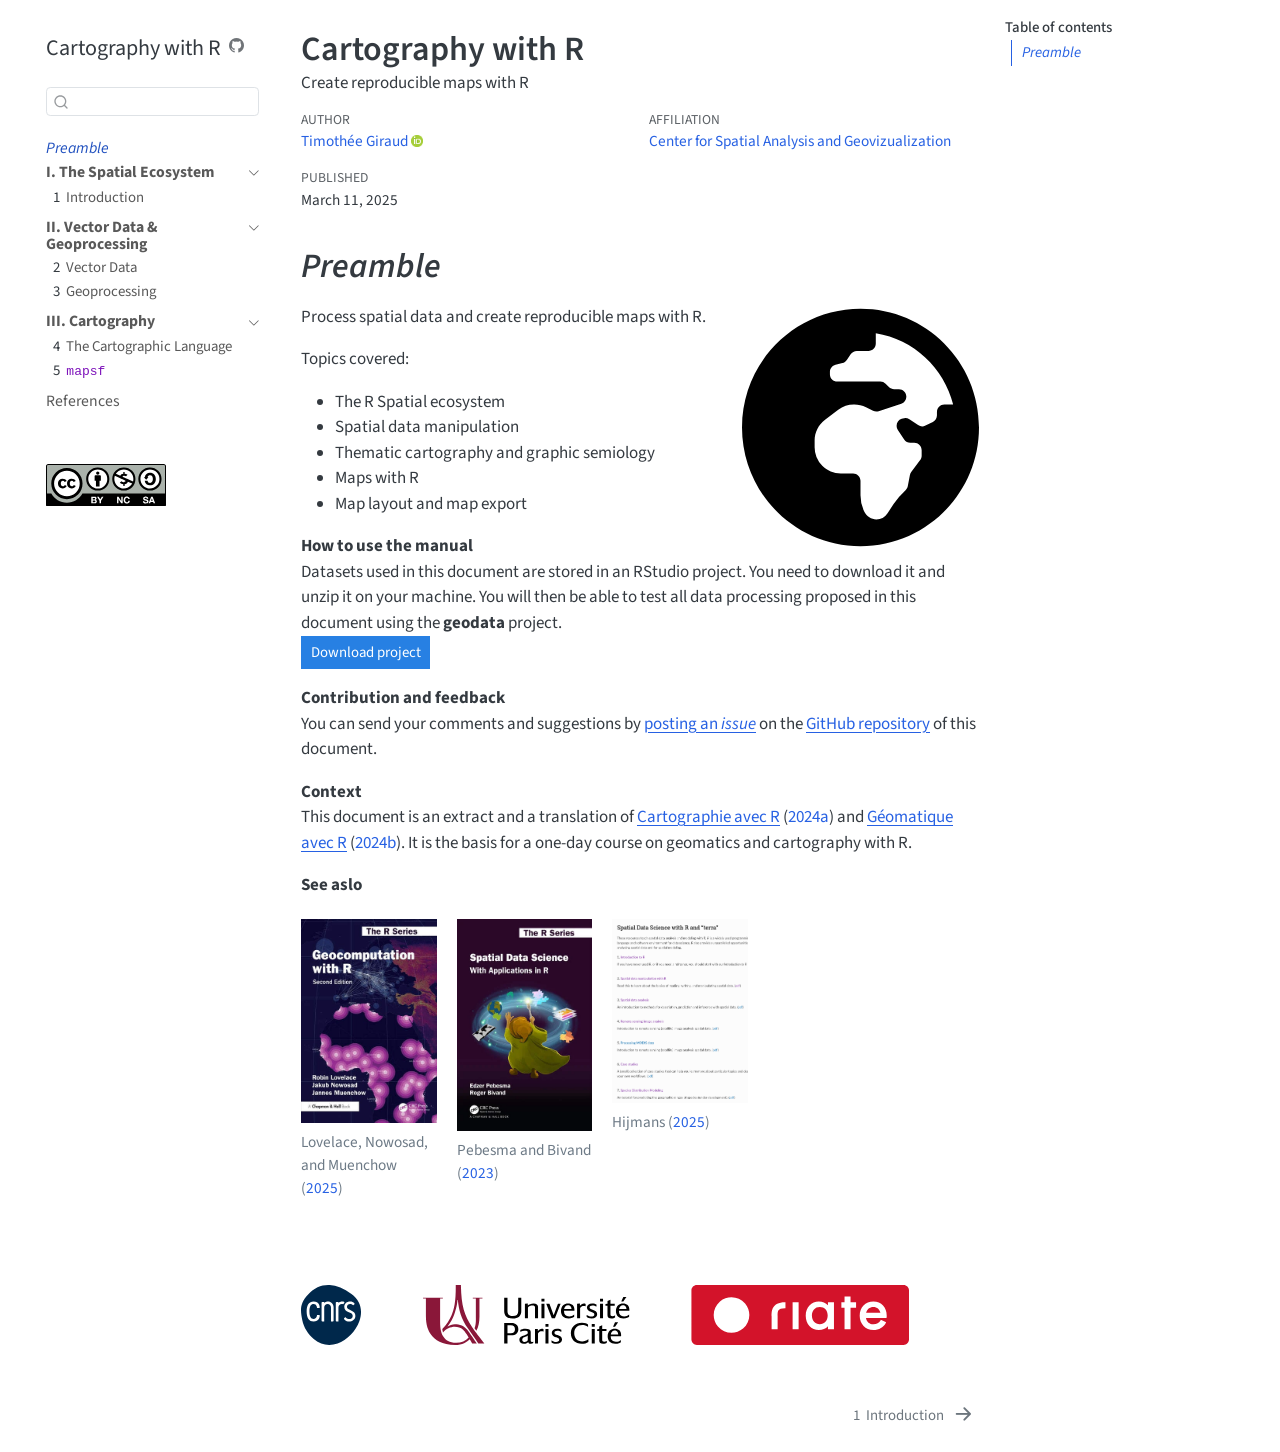
<file: docs/index.html>
<!DOCTYPE html>
<html xmlns="http://www.w3.org/1999/xhtml" lang="en" xml:lang="en"><head>

<meta charset="utf-8">
<meta name="generator" content="quarto-1.6.40">

<meta name="viewport" content="width=device-width, initial-scale=1.0, user-scalable=yes">

<meta name="author" content="Timothée Giraud et Hugues Pecout">
<meta name="dcterms.date" content="2025-03-11">
<meta name="description" content="Create reproducible maps with R">

<title>Cartography with R</title>
<style>
code{white-space: pre-wrap;}
span.smallcaps{font-variant: small-caps;}
div.columns{display: flex; gap: min(4vw, 1.5em);}
div.column{flex: auto; overflow-x: auto;}
div.hanging-indent{margin-left: 1.5em; text-indent: -1.5em;}
ul.task-list{list-style: none;}
ul.task-list li input[type="checkbox"] {
  width: 0.8em;
  margin: 0 0.8em 0.2em -1em; /* quarto-specific, see https://github.com/quarto-dev/quarto-cli/issues/4556 */ 
  vertical-align: middle;
}
/* CSS for citations */
div.csl-bib-body { }
div.csl-entry {
  clear: both;
  margin-bottom: 0em;
}
.hanging-indent div.csl-entry {
  margin-left:2em;
  text-indent:-2em;
}
div.csl-left-margin {
  min-width:2em;
  float:left;
}
div.csl-right-inline {
  margin-left:2em;
  padding-left:1em;
}
div.csl-indent {
  margin-left: 2em;
}</style>


<script src="site_libs/quarto-nav/quarto-nav.js"></script>
<script src="site_libs/quarto-nav/headroom.min.js"></script>
<script src="site_libs/clipboard/clipboard.min.js"></script>
<script src="site_libs/quarto-search/autocomplete.umd.js"></script>
<script src="site_libs/quarto-search/fuse.min.js"></script>
<script src="site_libs/quarto-search/quarto-search.js"></script>
<meta name="quarto:offset" content="./">
<link href="./0_spatial_ecosystem.html" rel="next">
<link href="./img/globe-africa-solid.svg" rel="icon" type="image/svg+xml">
<script src="site_libs/quarto-html/quarto.js"></script>
<script src="site_libs/quarto-html/popper.min.js"></script>
<script src="site_libs/quarto-html/tippy.umd.min.js"></script>
<script src="site_libs/quarto-html/anchor.min.js"></script>
<link href="site_libs/quarto-html/tippy.css" rel="stylesheet">
<link href="site_libs/quarto-html/quarto-syntax-highlighting-549806ee2085284f45b00abea8c6df48.css" rel="stylesheet" id="quarto-text-highlighting-styles">
<script src="site_libs/bootstrap/bootstrap.min.js"></script>
<link href="site_libs/bootstrap/bootstrap-icons.css" rel="stylesheet">
<link href="site_libs/bootstrap/bootstrap-7aaafe8f88d9ab8307b30e01b0806846.min.css" rel="stylesheet" append-hash="true" id="quarto-bootstrap" data-mode="light">
<script id="quarto-search-options" type="application/json">{
  "location": "sidebar",
  "copy-button": false,
  "collapse-after": 3,
  "panel-placement": "start",
  "type": "textbox",
  "limit": 50,
  "keyboard-shortcut": [
    "f",
    "/",
    "s"
  ],
  "show-item-context": false,
  "language": {
    "search-no-results-text": "No results",
    "search-matching-documents-text": "matching documents",
    "search-copy-link-title": "Copy link to search",
    "search-hide-matches-text": "Hide additional matches",
    "search-more-match-text": "more match in this document",
    "search-more-matches-text": "more matches in this document",
    "search-clear-button-title": "Clear",
    "search-text-placeholder": "",
    "search-detached-cancel-button-title": "Cancel",
    "search-submit-button-title": "Submit",
    "search-label": "Search"
  }
}</script>


<meta property="og:title" content="Cartography with R">
<meta property="og:description" content="Create reproducible maps with R">
<meta property="og:image" content="https://rcarto.github.io/rcarto/cartography_with_r/[data-uri]">
<meta property="og:site_name" content="Cartography with R">
</head>

<body class="nav-sidebar floating">

<div id="quarto-search-results"></div>
  <header id="quarto-header" class="headroom fixed-top">
  <nav class="quarto-secondary-nav">
    <div class="container-fluid d-flex">
      <button type="button" class="quarto-btn-toggle btn" data-bs-toggle="collapse" role="button" data-bs-target=".quarto-sidebar-collapse-item" aria-controls="quarto-sidebar" aria-expanded="false" aria-label="Toggle sidebar navigation" onclick="if (window.quartoToggleHeadroom) { window.quartoToggleHeadroom(); }">
        <i class="bi bi-layout-text-sidebar-reverse"></i>
      </button>
        <nav class="quarto-page-breadcrumbs" aria-label="breadcrumb"><ol class="breadcrumb"><li class="breadcrumb-item"><a href="./index.html"><em>Preamble</em></a></li></ol></nav>
        <a class="flex-grow-1" role="navigation" data-bs-toggle="collapse" data-bs-target=".quarto-sidebar-collapse-item" aria-controls="quarto-sidebar" aria-expanded="false" aria-label="Toggle sidebar navigation" onclick="if (window.quartoToggleHeadroom) { window.quartoToggleHeadroom(); }">      
        </a>
      <button type="button" class="btn quarto-search-button" aria-label="Search" onclick="window.quartoOpenSearch();">
        <i class="bi bi-search"></i>
      </button>
    </div>
  </nav>
</header>
<!-- content -->
<div id="quarto-content" class="quarto-container page-columns page-rows-contents page-layout-article">
<!-- sidebar -->
  <nav id="quarto-sidebar" class="sidebar collapse collapse-horizontal quarto-sidebar-collapse-item sidebar-navigation floating overflow-auto">
    <div class="pt-lg-2 mt-2 text-left sidebar-header">
    <div class="sidebar-title mb-0 py-0">
      <a href="./">Cartography with R</a> 
        <div class="sidebar-tools-main">
    <a href="https://github.com/rcarto/cartography_with_r/" title="Source Code" class="quarto-navigation-tool px-1" aria-label="Source Code"><i class="bi bi-github"></i></a>
</div>
    </div>
      </div>
        <div class="mt-2 flex-shrink-0 align-items-center">
        <div class="sidebar-search">
        <div id="quarto-search" class="" title="Search"></div>
        </div>
        </div>
    <div class="sidebar-menu-container"> 
    <ul class="list-unstyled mt-1">
        <li class="sidebar-item">
  <div class="sidebar-item-container"> 
  <a href="./index.html" class="sidebar-item-text sidebar-link active">
 <span class="menu-text"><em>Preamble</em></span></a>
  </div>
</li>
        <li class="sidebar-item sidebar-item-section">
      <div class="sidebar-item-container"> 
            <a class="sidebar-item-text sidebar-link text-start" data-bs-toggle="collapse" data-bs-target="#quarto-sidebar-section-1" role="navigation" aria-expanded="true">
 <span class="menu-text"><strong>I. The Spatial Ecosystem</strong></span></a>
          <a class="sidebar-item-toggle text-start" data-bs-toggle="collapse" data-bs-target="#quarto-sidebar-section-1" role="navigation" aria-expanded="true" aria-label="Toggle section">
            <i class="bi bi-chevron-right ms-2"></i>
          </a> 
      </div>
      <ul id="quarto-sidebar-section-1" class="collapse list-unstyled sidebar-section depth1 show">  
          <li class="sidebar-item">
  <div class="sidebar-item-container"> 
  <a href="./0_spatial_ecosystem.html" class="sidebar-item-text sidebar-link">
 <span class="menu-text"><span class="chapter-number">1</span>&nbsp; <span class="chapter-title">Introduction</span></span></a>
  </div>
</li>
      </ul>
  </li>
        <li class="sidebar-item sidebar-item-section">
      <div class="sidebar-item-container"> 
            <a class="sidebar-item-text sidebar-link text-start" data-bs-toggle="collapse" data-bs-target="#quarto-sidebar-section-2" role="navigation" aria-expanded="true">
 <span class="menu-text"><strong>II. Vector Data &amp; Geoprocessing</strong></span></a>
          <a class="sidebar-item-toggle text-start" data-bs-toggle="collapse" data-bs-target="#quarto-sidebar-section-2" role="navigation" aria-expanded="true" aria-label="Toggle section">
            <i class="bi bi-chevron-right ms-2"></i>
          </a> 
      </div>
      <ul id="quarto-sidebar-section-2" class="collapse list-unstyled sidebar-section depth1 show">  
          <li class="sidebar-item">
  <div class="sidebar-item-container"> 
  <a href="./1_vector_data.html" class="sidebar-item-text sidebar-link">
 <span class="menu-text"><span class="chapter-number">2</span>&nbsp; <span class="chapter-title">Vector Data</span></span></a>
  </div>
</li>
          <li class="sidebar-item">
  <div class="sidebar-item-container"> 
  <a href="./2_geoprocessing.html" class="sidebar-item-text sidebar-link">
 <span class="menu-text"><span class="chapter-number">3</span>&nbsp; <span class="chapter-title">Geoprocessing</span></span></a>
  </div>
</li>
      </ul>
  </li>
        <li class="sidebar-item sidebar-item-section">
      <div class="sidebar-item-container"> 
            <a class="sidebar-item-text sidebar-link text-start" data-bs-toggle="collapse" data-bs-target="#quarto-sidebar-section-3" role="navigation" aria-expanded="true">
 <span class="menu-text"><strong>III. Cartography</strong></span></a>
          <a class="sidebar-item-toggle text-start" data-bs-toggle="collapse" data-bs-target="#quarto-sidebar-section-3" role="navigation" aria-expanded="true" aria-label="Toggle section">
            <i class="bi bi-chevron-right ms-2"></i>
          </a> 
      </div>
      <ul id="quarto-sidebar-section-3" class="collapse list-unstyled sidebar-section depth1 show">  
          <li class="sidebar-item">
  <div class="sidebar-item-container"> 
  <a href="./3_cartography.html" class="sidebar-item-text sidebar-link">
 <span class="menu-text"><span class="chapter-number">4</span>&nbsp; <span class="chapter-title">The Cartographic Language</span></span></a>
  </div>
</li>
          <li class="sidebar-item">
  <div class="sidebar-item-container"> 
  <a href="./4_mapsf.html" class="sidebar-item-text sidebar-link">
 <span class="menu-text"><span class="chapter-number">5</span>&nbsp; <span class="chapter-title"><code>mapsf</code></span></span></a>
  </div>
</li>
      </ul>
  </li>
        <li class="sidebar-item">
  <div class="sidebar-item-container"> 
  <a href="./2000_references.html" class="sidebar-item-text sidebar-link">
 <span class="menu-text">References</span></a>
  </div>
</li>
    </ul>
    </div>
<div class="quarto-sidebar-footer"><div class="sidebar-footer-item">
<p><br><a href="https://creativecommons.org/licenses/by-nc-sa/4.0/deed.fr"><img src="img/cc-icon.svg" height="42"></a></p>
</div></div></nav>
<div id="quarto-sidebar-glass" class="quarto-sidebar-collapse-item" data-bs-toggle="collapse" data-bs-target=".quarto-sidebar-collapse-item"></div>
<!-- margin-sidebar -->
    <div id="quarto-margin-sidebar" class="sidebar margin-sidebar">
        <nav id="TOC" role="doc-toc" class="toc-active">
    <h2 id="toc-title">Table of contents</h2>
   
  <ul>
  <li><a href="#preamble" id="toc-preamble" class="nav-link active" data-scroll-target="#preamble"><em>Preamble</em></a></li>
  </ul>
</nav>
    </div>
<!-- main -->
<main class="content" id="quarto-document-content">

<header id="title-block-header" class="quarto-title-block default">
<div class="quarto-title">
<h1 class="title">Cartography with R</h1>
</div>

<div>
  <div class="description">
    Create reproducible maps with R
  </div>
</div>

<div class="quarto-title-meta-author">
  <div class="quarto-title-meta-heading">Author</div>
  <div class="quarto-title-meta-heading">Affiliation</div>
  
    <div class="quarto-title-meta-contents">
    <p class="author"><a href="https://rcarto.github.io">Timothée Giraud</a> <a href="https://orcid.org/0000-0001-5679-6536" class="quarto-title-author-orcid"> <img src="[data-uri]"></a></p>
  </div>
  <div class="quarto-title-meta-contents">
        <p class="affiliation">
            <a href="https://riate.cnrs.fr">
            Center for Spatial Analysis and Geovizualization
            </a>
          </p>
      </div>
  </div>

<div class="quarto-title-meta">

      
    <div>
    <div class="quarto-title-meta-heading">Published</div>
    <div class="quarto-title-meta-contents">
      <p class="date">March 11, 2025</p>
    </div>
  </div>
  
    
  </div>
  


</header>



<section id="preamble" class="level1 unnumbered">
<h1 class="unnumbered"><em>Preamble</em></h1><p><img src="img/globe-africa-solid.svg" title="Cartography with R" class="quarto-cover-image img-fluid"></p>
<p>Process spatial data and create reproducible maps with R.</p>
<p>Topics covered:</p>
<ul>
<li>The R Spatial ecosystem</li>
<li>Spatial data manipulation</li>
<li>Thematic cartography and graphic semiology</li>
<li>Maps with R</li>
<li>Map layout and map export</li>
</ul>
<p><strong>How to use the manual</strong><br>
Datasets used in this document are stored in an RStudio project. You need to download it and unzip it on your machine. You will then be able to test all data processing proposed in this document using the <strong>geodata</strong> project.<br>
<a href="https://rcarto.github.io/cartography_with_r/geodata.zip" class="btn btn-primary btn-sm" role="“button”">Download project</a></p>
<p><strong>Contribution and feedback</strong><br>
You can send your comments and suggestions by <a href="https://github.com/rCarto/cartography_with_r/issues">posting an <em>issue</em></a> on the <a href="https://github.com/rCarto/cartography_with_r">GitHub repository</a> of this document.</p>
<p><strong>Context</strong><br>
This document is an extract and a translation of <a href="https://rcarto.github.io/cartographie_avec_r/">Cartographie avec R</a> <span class="citation" data-cites="cartowithr">(<a href="2000_references.html#ref-cartowithr" role="doc-biblioref">2024a</a>)</span> and <a href="https://rcarto.github.io/geomatique_avec_r/">Géomatique avec R</a> <span class="citation" data-cites="geowithr">(<a href="2000_references.html#ref-geowithr" role="doc-biblioref">2024b</a>)</span>. It is the basis for a one-day course on geomatics and cartography with R.</p>
<p><strong>See aslo</strong></p>
<div>

</div>
<div class="quarto-layout-panel" data-layout="[[1,1,1,1,1], [1,1,1]]">
<div class="quarto-layout-row">
<div class="quarto-layout-cell" style="flex-basis: 20.0%;justify-content: flex-start;">
<div class="quarto-figure quarto-figure-center">
<figure class="figure">
<p><img src="img/geocomp.jpg" class="img-fluid figure-img"></p>
<figcaption><span class="citation" data-cites="lovelace2025">Lovelace, Nowosad, and Muenchow (<a href="2000_references.html#ref-lovelace2025" role="doc-biblioref">2025</a>)</span></figcaption>
</figure>
</div>
</div>
<div class="quarto-layout-cell" style="flex-basis: 20.0%;justify-content: flex-start;">
<div class="quarto-figure quarto-figure-center">
<figure class="figure">
<p><img src="img/sds.webp" class="img-fluid figure-img"></p>
<figcaption><span class="citation" data-cites="pebesma2023">Pebesma and Bivand (<a href="2000_references.html#ref-pebesma2023" role="doc-biblioref">2023</a>)</span></figcaption>
</figure>
</div>
</div>
<div class="quarto-layout-cell" style="flex-basis: 20.0%;justify-content: flex-start;">
<div class="quarto-figure quarto-figure-center">
<figure class="figure">
<p><img src="img/r3.png" class="img-fluid figure-img"></p>
<figcaption><span class="citation" data-cites="hijmans">Hijmans (<a href="2000_references.html#ref-hijmans" role="doc-biblioref">2025</a>)</span></figcaption>
</figure>
</div>
</div>
</div>
</div>
<p><br><br><img src="img/logo_footer.svg" data-fi-align="center" height="60"></p>


<div id="refs" class="references csl-bib-body hanging-indent" data-entry-spacing="0" role="list" style="display: none">
<div id="ref-cartowithr" class="csl-entry" role="listitem">
Giraud, Timothée, and Hugues Pecout. 2024a. <span>“<span class="nocase">Cartographie avec R</span>.”</span> <a href="https://doi.org/10.5281/zenodo.5905734">https://doi.org/10.5281/zenodo.5905734</a>.
</div>
<div id="ref-geowithr" class="csl-entry" role="listitem">
———. 2024b. <span>“<span class="nocase">Géomatique avec R</span>.”</span> <a href="https://doi.org/10.5281/zenodo.5906212">https://doi.org/10.5281/zenodo.5906212</a>.
</div>
<div id="ref-hijmans" class="csl-entry" role="listitem">
Hijmans, Robert J. 2025. <em><span class="nocase">Spatial Data Science with R and "terra"</span></em>. <a href="https://rspatial.org">https://rspatial.org</a>.
</div>
<div id="ref-lovelace2025" class="csl-entry" role="listitem">
Lovelace, Robin, Jakub Nowosad, and Jannes Muenchow. 2025. <em>Geocomputation with <span>R</span></em>. Chapman; Hall/CRC. <a href="https://r.geocompx.org/">https://r.geocompx.org/</a>.
</div>
<div id="ref-pebesma2023" class="csl-entry" role="listitem">
Pebesma, Edzer, and Roger Bivand. 2023. <em><span class="nocase">Spatial Data Science: With applications in R</span></em>. Chapman; Hall/CRC. <a href="https://doi.org/10.1201/9780429459016">https://doi.org/10.1201/9780429459016</a>.
</div>
</div>
</section>

</main> <!-- /main -->
<script id="quarto-html-after-body" type="application/javascript">
window.document.addEventListener("DOMContentLoaded", function (event) {
  const toggleBodyColorMode = (bsSheetEl) => {
    const mode = bsSheetEl.getAttribute("data-mode");
    const bodyEl = window.document.querySelector("body");
    if (mode === "dark") {
      bodyEl.classList.add("quarto-dark");
      bodyEl.classList.remove("quarto-light");
    } else {
      bodyEl.classList.add("quarto-light");
      bodyEl.classList.remove("quarto-dark");
    }
  }
  const toggleBodyColorPrimary = () => {
    const bsSheetEl = window.document.querySelector("link#quarto-bootstrap");
    if (bsSheetEl) {
      toggleBodyColorMode(bsSheetEl);
    }
  }
  toggleBodyColorPrimary();  
  const icon = "";
  const anchorJS = new window.AnchorJS();
  anchorJS.options = {
    placement: 'right',
    icon: icon
  };
  anchorJS.add('.anchored');
  const isCodeAnnotation = (el) => {
    for (const clz of el.classList) {
      if (clz.startsWith('code-annotation-')) {                     
        return true;
      }
    }
    return false;
  }
  const onCopySuccess = function(e) {
    // button target
    const button = e.trigger;
    // don't keep focus
    button.blur();
    // flash "checked"
    button.classList.add('code-copy-button-checked');
    var currentTitle = button.getAttribute("title");
    button.setAttribute("title", "Copied!");
    let tooltip;
    if (window.bootstrap) {
      button.setAttribute("data-bs-toggle", "tooltip");
      button.setAttribute("data-bs-placement", "left");
      button.setAttribute("data-bs-title", "Copied!");
      tooltip = new bootstrap.Tooltip(button, 
        { trigger: "manual", 
          customClass: "code-copy-button-tooltip",
          offset: [0, -8]});
      tooltip.show();    
    }
    setTimeout(function() {
      if (tooltip) {
        tooltip.hide();
        button.removeAttribute("data-bs-title");
        button.removeAttribute("data-bs-toggle");
        button.removeAttribute("data-bs-placement");
      }
      button.setAttribute("title", currentTitle);
      button.classList.remove('code-copy-button-checked');
    }, 1000);
    // clear code selection
    e.clearSelection();
  }
  const getTextToCopy = function(trigger) {
      const codeEl = trigger.previousElementSibling.cloneNode(true);
      for (const childEl of codeEl.children) {
        if (isCodeAnnotation(childEl)) {
          childEl.remove();
        }
      }
      return codeEl.innerText;
  }
  const clipboard = new window.ClipboardJS('.code-copy-button:not([data-in-quarto-modal])', {
    text: getTextToCopy
  });
  clipboard.on('success', onCopySuccess);
  if (window.document.getElementById('quarto-embedded-source-code-modal')) {
    const clipboardModal = new window.ClipboardJS('.code-copy-button[data-in-quarto-modal]', {
      text: getTextToCopy,
      container: window.document.getElementById('quarto-embedded-source-code-modal')
    });
    clipboardModal.on('success', onCopySuccess);
  }
    var localhostRegex = new RegExp(/^(?:http|https):\/\/localhost\:?[0-9]*\//);
    var mailtoRegex = new RegExp(/^mailto:/);
      var filterRegex = new RegExp("https:\/\/rcarto\.github\.io\/rcarto\/cartography_with_r\/");
    var isInternal = (href) => {
        return filterRegex.test(href) || localhostRegex.test(href) || mailtoRegex.test(href);
    }
    // Inspect non-navigation links and adorn them if external
 	var links = window.document.querySelectorAll('a[href]:not(.nav-link):not(.navbar-brand):not(.toc-action):not(.sidebar-link):not(.sidebar-item-toggle):not(.pagination-link):not(.no-external):not([aria-hidden]):not(.dropdown-item):not(.quarto-navigation-tool):not(.about-link)');
    for (var i=0; i<links.length; i++) {
      const link = links[i];
      if (!isInternal(link.href)) {
        // undo the damage that might have been done by quarto-nav.js in the case of
        // links that we want to consider external
        if (link.dataset.originalHref !== undefined) {
          link.href = link.dataset.originalHref;
        }
      }
    }
  function tippyHover(el, contentFn, onTriggerFn, onUntriggerFn) {
    const config = {
      allowHTML: true,
      maxWidth: 500,
      delay: 100,
      arrow: false,
      appendTo: function(el) {
          return el.parentElement;
      },
      interactive: true,
      interactiveBorder: 10,
      theme: 'quarto',
      placement: 'bottom-start',
    };
    if (contentFn) {
      config.content = contentFn;
    }
    if (onTriggerFn) {
      config.onTrigger = onTriggerFn;
    }
    if (onUntriggerFn) {
      config.onUntrigger = onUntriggerFn;
    }
    window.tippy(el, config); 
  }
  const noterefs = window.document.querySelectorAll('a[role="doc-noteref"]');
  for (var i=0; i<noterefs.length; i++) {
    const ref = noterefs[i];
    tippyHover(ref, function() {
      // use id or data attribute instead here
      let href = ref.getAttribute('data-footnote-href') || ref.getAttribute('href');
      try { href = new URL(href).hash; } catch {}
      const id = href.replace(/^#\/?/, "");
      const note = window.document.getElementById(id);
      if (note) {
        return note.innerHTML;
      } else {
        return "";
      }
    });
  }
  const xrefs = window.document.querySelectorAll('a.quarto-xref');
  const processXRef = (id, note) => {
    // Strip column container classes
    const stripColumnClz = (el) => {
      el.classList.remove("page-full", "page-columns");
      if (el.children) {
        for (const child of el.children) {
          stripColumnClz(child);
        }
      }
    }
    stripColumnClz(note)
    if (id === null || id.startsWith('sec-')) {
      // Special case sections, only their first couple elements
      const container = document.createElement("div");
      if (note.children && note.children.length > 2) {
        container.appendChild(note.children[0].cloneNode(true));
        for (let i = 1; i < note.children.length; i++) {
          const child = note.children[i];
          if (child.tagName === "P" && child.innerText === "") {
            continue;
          } else {
            container.appendChild(child.cloneNode(true));
            break;
          }
        }
        if (window.Quarto?.typesetMath) {
          window.Quarto.typesetMath(container);
        }
        return container.innerHTML
      } else {
        if (window.Quarto?.typesetMath) {
          window.Quarto.typesetMath(note);
        }
        return note.innerHTML;
      }
    } else {
      // Remove any anchor links if they are present
      const anchorLink = note.querySelector('a.anchorjs-link');
      if (anchorLink) {
        anchorLink.remove();
      }
      if (window.Quarto?.typesetMath) {
        window.Quarto.typesetMath(note);
      }
      if (note.classList.contains("callout")) {
        return note.outerHTML;
      } else {
        return note.innerHTML;
      }
    }
  }
  for (var i=0; i<xrefs.length; i++) {
    const xref = xrefs[i];
    tippyHover(xref, undefined, function(instance) {
      instance.disable();
      let url = xref.getAttribute('href');
      let hash = undefined; 
      if (url.startsWith('#')) {
        hash = url;
      } else {
        try { hash = new URL(url).hash; } catch {}
      }
      if (hash) {
        const id = hash.replace(/^#\/?/, "");
        const note = window.document.getElementById(id);
        if (note !== null) {
          try {
            const html = processXRef(id, note.cloneNode(true));
            instance.setContent(html);
          } finally {
            instance.enable();
            instance.show();
          }
        } else {
          // See if we can fetch this
          fetch(url.split('#')[0])
          .then(res => res.text())
          .then(html => {
            const parser = new DOMParser();
            const htmlDoc = parser.parseFromString(html, "text/html");
            const note = htmlDoc.getElementById(id);
            if (note !== null) {
              const html = processXRef(id, note);
              instance.setContent(html);
            } 
          }).finally(() => {
            instance.enable();
            instance.show();
          });
        }
      } else {
        // See if we can fetch a full url (with no hash to target)
        // This is a special case and we should probably do some content thinning / targeting
        fetch(url)
        .then(res => res.text())
        .then(html => {
          const parser = new DOMParser();
          const htmlDoc = parser.parseFromString(html, "text/html");
          const note = htmlDoc.querySelector('main.content');
          if (note !== null) {
            // This should only happen for chapter cross references
            // (since there is no id in the URL)
            // remove the first header
            if (note.children.length > 0 && note.children[0].tagName === "HEADER") {
              note.children[0].remove();
            }
            const html = processXRef(null, note);
            instance.setContent(html);
          } 
        }).finally(() => {
          instance.enable();
          instance.show();
        });
      }
    }, function(instance) {
    });
  }
      let selectedAnnoteEl;
      const selectorForAnnotation = ( cell, annotation) => {
        let cellAttr = 'data-code-cell="' + cell + '"';
        let lineAttr = 'data-code-annotation="' +  annotation + '"';
        const selector = 'span[' + cellAttr + '][' + lineAttr + ']';
        return selector;
      }
      const selectCodeLines = (annoteEl) => {
        const doc = window.document;
        const targetCell = annoteEl.getAttribute("data-target-cell");
        const targetAnnotation = annoteEl.getAttribute("data-target-annotation");
        const annoteSpan = window.document.querySelector(selectorForAnnotation(targetCell, targetAnnotation));
        const lines = annoteSpan.getAttribute("data-code-lines").split(",");
        const lineIds = lines.map((line) => {
          return targetCell + "-" + line;
        })
        let top = null;
        let height = null;
        let parent = null;
        if (lineIds.length > 0) {
            //compute the position of the single el (top and bottom and make a div)
            const el = window.document.getElementById(lineIds[0]);
            top = el.offsetTop;
            height = el.offsetHeight;
            parent = el.parentElement.parentElement;
          if (lineIds.length > 1) {
            const lastEl = window.document.getElementById(lineIds[lineIds.length - 1]);
            const bottom = lastEl.offsetTop + lastEl.offsetHeight;
            height = bottom - top;
          }
          if (top !== null && height !== null && parent !== null) {
            // cook up a div (if necessary) and position it 
            let div = window.document.getElementById("code-annotation-line-highlight");
            if (div === null) {
              div = window.document.createElement("div");
              div.setAttribute("id", "code-annotation-line-highlight");
              div.style.position = 'absolute';
              parent.appendChild(div);
            }
            div.style.top = top - 2 + "px";
            div.style.height = height + 4 + "px";
            div.style.left = 0;
            let gutterDiv = window.document.getElementById("code-annotation-line-highlight-gutter");
            if (gutterDiv === null) {
              gutterDiv = window.document.createElement("div");
              gutterDiv.setAttribute("id", "code-annotation-line-highlight-gutter");
              gutterDiv.style.position = 'absolute';
              const codeCell = window.document.getElementById(targetCell);
              const gutter = codeCell.querySelector('.code-annotation-gutter');
              gutter.appendChild(gutterDiv);
            }
            gutterDiv.style.top = top - 2 + "px";
            gutterDiv.style.height = height + 4 + "px";
          }
          selectedAnnoteEl = annoteEl;
        }
      };
      const unselectCodeLines = () => {
        const elementsIds = ["code-annotation-line-highlight", "code-annotation-line-highlight-gutter"];
        elementsIds.forEach((elId) => {
          const div = window.document.getElementById(elId);
          if (div) {
            div.remove();
          }
        });
        selectedAnnoteEl = undefined;
      };
        // Handle positioning of the toggle
    window.addEventListener(
      "resize",
      throttle(() => {
        elRect = undefined;
        if (selectedAnnoteEl) {
          selectCodeLines(selectedAnnoteEl);
        }
      }, 10)
    );
    function throttle(fn, ms) {
    let throttle = false;
    let timer;
      return (...args) => {
        if(!throttle) { // first call gets through
            fn.apply(this, args);
            throttle = true;
        } else { // all the others get throttled
            if(timer) clearTimeout(timer); // cancel #2
            timer = setTimeout(() => {
              fn.apply(this, args);
              timer = throttle = false;
            }, ms);
        }
      };
    }
      // Attach click handler to the DT
      const annoteDls = window.document.querySelectorAll('dt[data-target-cell]');
      for (const annoteDlNode of annoteDls) {
        annoteDlNode.addEventListener('click', (event) => {
          const clickedEl = event.target;
          if (clickedEl !== selectedAnnoteEl) {
            unselectCodeLines();
            const activeEl = window.document.querySelector('dt[data-target-cell].code-annotation-active');
            if (activeEl) {
              activeEl.classList.remove('code-annotation-active');
            }
            selectCodeLines(clickedEl);
            clickedEl.classList.add('code-annotation-active');
          } else {
            // Unselect the line
            unselectCodeLines();
            clickedEl.classList.remove('code-annotation-active');
          }
        });
      }
  const findCites = (el) => {
    const parentEl = el.parentElement;
    if (parentEl) {
      const cites = parentEl.dataset.cites;
      if (cites) {
        return {
          el,
          cites: cites.split(' ')
        };
      } else {
        return findCites(el.parentElement)
      }
    } else {
      return undefined;
    }
  };
  var bibliorefs = window.document.querySelectorAll('a[role="doc-biblioref"]');
  for (var i=0; i<bibliorefs.length; i++) {
    const ref = bibliorefs[i];
    const citeInfo = findCites(ref);
    if (citeInfo) {
      tippyHover(citeInfo.el, function() {
        var popup = window.document.createElement('div');
        citeInfo.cites.forEach(function(cite) {
          var citeDiv = window.document.createElement('div');
          citeDiv.classList.add('hanging-indent');
          citeDiv.classList.add('csl-entry');
          var biblioDiv = window.document.getElementById('ref-' + cite);
          if (biblioDiv) {
            citeDiv.innerHTML = biblioDiv.innerHTML;
          }
          popup.appendChild(citeDiv);
        });
        return popup.innerHTML;
      });
    }
  }
});
</script>
<nav class="page-navigation">
  <div class="nav-page nav-page-previous">
  </div>
  <div class="nav-page nav-page-next">
      <a href="./0_spatial_ecosystem.html" class="pagination-link" aria-label="Introduction">
        <span class="nav-page-text"><span class="chapter-number">1</span>&nbsp; <span class="chapter-title">Introduction</span></span> <i class="bi bi-arrow-right-short"></i>
      </a>
  </div>
</nav>
</div> <!-- /content -->




</body></html>
</file>
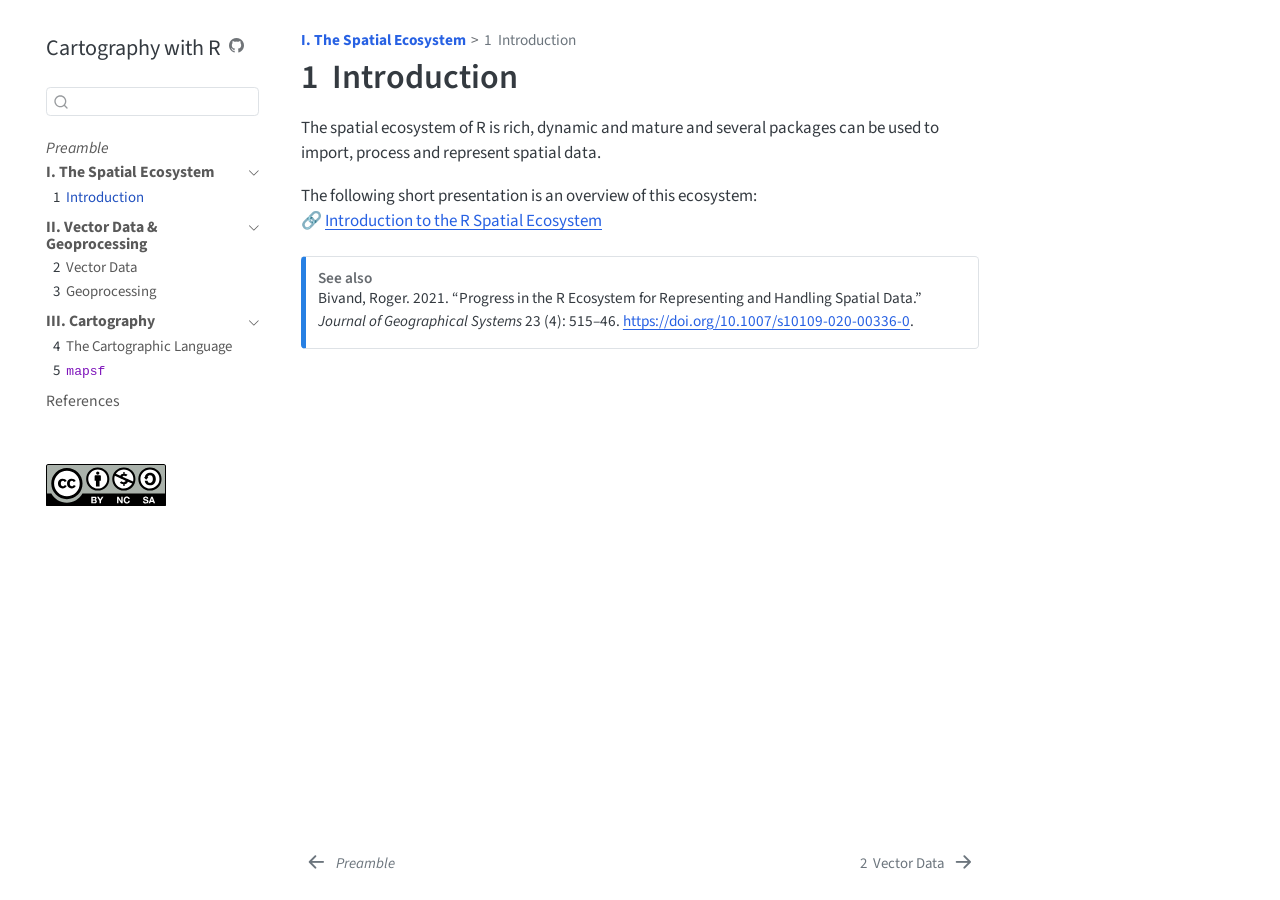
<file: docs/0_spatial_ecosystem.html>
<!DOCTYPE html>
<html xmlns="http://www.w3.org/1999/xhtml" lang="en" xml:lang="en"><head>

<meta charset="utf-8">
<meta name="generator" content="quarto-1.6.40">

<meta name="viewport" content="width=device-width, initial-scale=1.0, user-scalable=yes">

<meta name="author" content="Timothée Giraud et Hugues Pecout">
<meta name="description" content="Create reproducible maps with R">

<title>Cartography with R</title>
<style>
code{white-space: pre-wrap;}
span.smallcaps{font-variant: small-caps;}
div.columns{display: flex; gap: min(4vw, 1.5em);}
div.column{flex: auto; overflow-x: auto;}
div.hanging-indent{margin-left: 1.5em; text-indent: -1.5em;}
ul.task-list{list-style: none;}
ul.task-list li input[type="checkbox"] {
  width: 0.8em;
  margin: 0 0.8em 0.2em -1em; /* quarto-specific, see https://github.com/quarto-dev/quarto-cli/issues/4556 */ 
  vertical-align: middle;
}
</style>


<script src="site_libs/quarto-nav/quarto-nav.js"></script>
<script src="site_libs/quarto-nav/headroom.min.js"></script>
<script src="site_libs/clipboard/clipboard.min.js"></script>
<script src="site_libs/quarto-search/autocomplete.umd.js"></script>
<script src="site_libs/quarto-search/fuse.min.js"></script>
<script src="site_libs/quarto-search/quarto-search.js"></script>
<meta name="quarto:offset" content="./">
<link href="./1_vector_data.html" rel="next">
<link href="./index.html" rel="prev">
<link href="./img/globe-africa-solid.svg" rel="icon" type="image/svg+xml">
<script src="site_libs/quarto-html/quarto.js"></script>
<script src="site_libs/quarto-html/popper.min.js"></script>
<script src="site_libs/quarto-html/tippy.umd.min.js"></script>
<script src="site_libs/quarto-html/anchor.min.js"></script>
<link href="site_libs/quarto-html/tippy.css" rel="stylesheet">
<link href="site_libs/quarto-html/quarto-syntax-highlighting-549806ee2085284f45b00abea8c6df48.css" rel="stylesheet" id="quarto-text-highlighting-styles">
<script src="site_libs/bootstrap/bootstrap.min.js"></script>
<link href="site_libs/bootstrap/bootstrap-icons.css" rel="stylesheet">
<link href="site_libs/bootstrap/bootstrap-7aaafe8f88d9ab8307b30e01b0806846.min.css" rel="stylesheet" append-hash="true" id="quarto-bootstrap" data-mode="light">
<script id="quarto-search-options" type="application/json">{
  "location": "sidebar",
  "copy-button": false,
  "collapse-after": 3,
  "panel-placement": "start",
  "type": "textbox",
  "limit": 50,
  "keyboard-shortcut": [
    "f",
    "/",
    "s"
  ],
  "show-item-context": false,
  "language": {
    "search-no-results-text": "No results",
    "search-matching-documents-text": "matching documents",
    "search-copy-link-title": "Copy link to search",
    "search-hide-matches-text": "Hide additional matches",
    "search-more-match-text": "more match in this document",
    "search-more-matches-text": "more matches in this document",
    "search-clear-button-title": "Clear",
    "search-text-placeholder": "",
    "search-detached-cancel-button-title": "Cancel",
    "search-submit-button-title": "Submit",
    "search-label": "Search"
  }
}</script>


<meta property="og:title" content="Cartography with R">
<meta property="og:description" content="Create reproducible maps with R">
<meta property="og:site_name" content="Cartography with R">
</head>

<body class="nav-sidebar floating">

<div id="quarto-search-results"></div>
  <header id="quarto-header" class="headroom fixed-top">
  <nav class="quarto-secondary-nav">
    <div class="container-fluid d-flex">
      <button type="button" class="quarto-btn-toggle btn" data-bs-toggle="collapse" role="button" data-bs-target=".quarto-sidebar-collapse-item" aria-controls="quarto-sidebar" aria-expanded="false" aria-label="Toggle sidebar navigation" onclick="if (window.quartoToggleHeadroom) { window.quartoToggleHeadroom(); }">
        <i class="bi bi-layout-text-sidebar-reverse"></i>
      </button>
        <nav class="quarto-page-breadcrumbs" aria-label="breadcrumb"><ol class="breadcrumb"><li class="breadcrumb-item"><a href="./0_spatial_ecosystem.html"><strong>I. The Spatial Ecosystem</strong></a></li><li class="breadcrumb-item"><a href="./0_spatial_ecosystem.html"><span class="chapter-number">1</span>&nbsp; <span class="chapter-title">Introduction</span></a></li></ol></nav>
        <a class="flex-grow-1" role="navigation" data-bs-toggle="collapse" data-bs-target=".quarto-sidebar-collapse-item" aria-controls="quarto-sidebar" aria-expanded="false" aria-label="Toggle sidebar navigation" onclick="if (window.quartoToggleHeadroom) { window.quartoToggleHeadroom(); }">      
        </a>
      <button type="button" class="btn quarto-search-button" aria-label="Search" onclick="window.quartoOpenSearch();">
        <i class="bi bi-search"></i>
      </button>
    </div>
  </nav>
</header>
<!-- content -->
<div id="quarto-content" class="quarto-container page-columns page-rows-contents page-layout-article">
<!-- sidebar -->
  <nav id="quarto-sidebar" class="sidebar collapse collapse-horizontal quarto-sidebar-collapse-item sidebar-navigation floating overflow-auto">
    <div class="pt-lg-2 mt-2 text-left sidebar-header">
    <div class="sidebar-title mb-0 py-0">
      <a href="./">Cartography with R</a> 
        <div class="sidebar-tools-main">
    <a href="https://github.com/rcarto/cartography_with_r/" title="Source Code" class="quarto-navigation-tool px-1" aria-label="Source Code"><i class="bi bi-github"></i></a>
</div>
    </div>
      </div>
        <div class="mt-2 flex-shrink-0 align-items-center">
        <div class="sidebar-search">
        <div id="quarto-search" class="" title="Search"></div>
        </div>
        </div>
    <div class="sidebar-menu-container"> 
    <ul class="list-unstyled mt-1">
        <li class="sidebar-item">
  <div class="sidebar-item-container"> 
  <a href="./index.html" class="sidebar-item-text sidebar-link">
 <span class="menu-text"><em>Preamble</em></span></a>
  </div>
</li>
        <li class="sidebar-item sidebar-item-section">
      <div class="sidebar-item-container"> 
            <a class="sidebar-item-text sidebar-link text-start" data-bs-toggle="collapse" data-bs-target="#quarto-sidebar-section-1" role="navigation" aria-expanded="true">
 <span class="menu-text"><strong>I. The Spatial Ecosystem</strong></span></a>
          <a class="sidebar-item-toggle text-start" data-bs-toggle="collapse" data-bs-target="#quarto-sidebar-section-1" role="navigation" aria-expanded="true" aria-label="Toggle section">
            <i class="bi bi-chevron-right ms-2"></i>
          </a> 
      </div>
      <ul id="quarto-sidebar-section-1" class="collapse list-unstyled sidebar-section depth1 show">  
          <li class="sidebar-item">
  <div class="sidebar-item-container"> 
  <a href="./0_spatial_ecosystem.html" class="sidebar-item-text sidebar-link active">
 <span class="menu-text"><span class="chapter-number">1</span>&nbsp; <span class="chapter-title">Introduction</span></span></a>
  </div>
</li>
      </ul>
  </li>
        <li class="sidebar-item sidebar-item-section">
      <div class="sidebar-item-container"> 
            <a class="sidebar-item-text sidebar-link text-start" data-bs-toggle="collapse" data-bs-target="#quarto-sidebar-section-2" role="navigation" aria-expanded="true">
 <span class="menu-text"><strong>II. Vector Data &amp; Geoprocessing</strong></span></a>
          <a class="sidebar-item-toggle text-start" data-bs-toggle="collapse" data-bs-target="#quarto-sidebar-section-2" role="navigation" aria-expanded="true" aria-label="Toggle section">
            <i class="bi bi-chevron-right ms-2"></i>
          </a> 
      </div>
      <ul id="quarto-sidebar-section-2" class="collapse list-unstyled sidebar-section depth1 show">  
          <li class="sidebar-item">
  <div class="sidebar-item-container"> 
  <a href="./1_vector_data.html" class="sidebar-item-text sidebar-link">
 <span class="menu-text"><span class="chapter-number">2</span>&nbsp; <span class="chapter-title">Vector Data</span></span></a>
  </div>
</li>
          <li class="sidebar-item">
  <div class="sidebar-item-container"> 
  <a href="./2_geoprocessing.html" class="sidebar-item-text sidebar-link">
 <span class="menu-text"><span class="chapter-number">3</span>&nbsp; <span class="chapter-title">Geoprocessing</span></span></a>
  </div>
</li>
      </ul>
  </li>
        <li class="sidebar-item sidebar-item-section">
      <div class="sidebar-item-container"> 
            <a class="sidebar-item-text sidebar-link text-start" data-bs-toggle="collapse" data-bs-target="#quarto-sidebar-section-3" role="navigation" aria-expanded="true">
 <span class="menu-text"><strong>III. Cartography</strong></span></a>
          <a class="sidebar-item-toggle text-start" data-bs-toggle="collapse" data-bs-target="#quarto-sidebar-section-3" role="navigation" aria-expanded="true" aria-label="Toggle section">
            <i class="bi bi-chevron-right ms-2"></i>
          </a> 
      </div>
      <ul id="quarto-sidebar-section-3" class="collapse list-unstyled sidebar-section depth1 show">  
          <li class="sidebar-item">
  <div class="sidebar-item-container"> 
  <a href="./3_cartography.html" class="sidebar-item-text sidebar-link">
 <span class="menu-text"><span class="chapter-number">4</span>&nbsp; <span class="chapter-title">The Cartographic Language</span></span></a>
  </div>
</li>
          <li class="sidebar-item">
  <div class="sidebar-item-container"> 
  <a href="./4_mapsf.html" class="sidebar-item-text sidebar-link">
 <span class="menu-text"><span class="chapter-number">5</span>&nbsp; <span class="chapter-title"><code>mapsf</code></span></span></a>
  </div>
</li>
      </ul>
  </li>
        <li class="sidebar-item">
  <div class="sidebar-item-container"> 
  <a href="./2000_references.html" class="sidebar-item-text sidebar-link">
 <span class="menu-text">References</span></a>
  </div>
</li>
    </ul>
    </div>
<div class="quarto-sidebar-footer"><div class="sidebar-footer-item">
<p><br><a href="https://creativecommons.org/licenses/by-nc-sa/4.0/deed.fr"><img src="img/cc-icon.svg" height="42"></a></p>
</div></div></nav>
<div id="quarto-sidebar-glass" class="quarto-sidebar-collapse-item" data-bs-toggle="collapse" data-bs-target=".quarto-sidebar-collapse-item"></div>
<!-- margin-sidebar -->
    <div id="quarto-margin-sidebar" class="sidebar margin-sidebar zindex-bottom">
        
    </div>
<!-- main -->
<main class="content" id="quarto-document-content">

<header id="title-block-header" class="quarto-title-block default"><nav class="quarto-page-breadcrumbs quarto-title-breadcrumbs d-none d-lg-block" aria-label="breadcrumb"><ol class="breadcrumb"><li class="breadcrumb-item"><a href="./0_spatial_ecosystem.html"><strong>I. The Spatial Ecosystem</strong></a></li><li class="breadcrumb-item"><a href="./0_spatial_ecosystem.html"><span class="chapter-number">1</span>&nbsp; <span class="chapter-title">Introduction</span></a></li></ol></nav>
<div class="quarto-title">
<h1 class="title"><span class="chapter-number">1</span>&nbsp; <span class="chapter-title">Introduction</span></h1>
</div>



<div class="quarto-title-meta">

    
  
    
  </div>
  


</header>


<p>The spatial ecosystem of R is rich, dynamic and mature and several packages can be used to import, process and represent spatial data.</p>
<p>The following short presentation is an overview of this ecosystem:<br>
🔗 <a href="https://rcarto.github.io/R_Spatial_Ecosystem">Introduction to the R Spatial Ecosystem</a></p>
<div class="callout callout-style-simple callout-note no-icon callout-titled" title="See also">
<div class="callout-header d-flex align-content-center">
<div class="callout-icon-container">
<i class="callout-icon no-icon"></i>
</div>
<div class="callout-title-container flex-fill">
See also
</div>
</div>
<div class="callout-body-container callout-body">
<div id="ref-bivand2021" class="csl-entry" role="listitem">
Bivand, Roger. 2021. <span>“Progress in the <span>R</span> Ecosystem for Representing and Handling Spatial Data.”</span> <em>Journal of Geographical Systems</em> 23 (4): 515–46. <a href="https://doi.org/10.1007/s10109-020-00336-0">https://doi.org/10.1007/s10109-020-00336-0</a>.
</div>
</div>
</div>



</main> <!-- /main -->
<script id="quarto-html-after-body" type="application/javascript">
window.document.addEventListener("DOMContentLoaded", function (event) {
  const toggleBodyColorMode = (bsSheetEl) => {
    const mode = bsSheetEl.getAttribute("data-mode");
    const bodyEl = window.document.querySelector("body");
    if (mode === "dark") {
      bodyEl.classList.add("quarto-dark");
      bodyEl.classList.remove("quarto-light");
    } else {
      bodyEl.classList.add("quarto-light");
      bodyEl.classList.remove("quarto-dark");
    }
  }
  const toggleBodyColorPrimary = () => {
    const bsSheetEl = window.document.querySelector("link#quarto-bootstrap");
    if (bsSheetEl) {
      toggleBodyColorMode(bsSheetEl);
    }
  }
  toggleBodyColorPrimary();  
  const icon = "";
  const anchorJS = new window.AnchorJS();
  anchorJS.options = {
    placement: 'right',
    icon: icon
  };
  anchorJS.add('.anchored');
  const isCodeAnnotation = (el) => {
    for (const clz of el.classList) {
      if (clz.startsWith('code-annotation-')) {                     
        return true;
      }
    }
    return false;
  }
  const onCopySuccess = function(e) {
    // button target
    const button = e.trigger;
    // don't keep focus
    button.blur();
    // flash "checked"
    button.classList.add('code-copy-button-checked');
    var currentTitle = button.getAttribute("title");
    button.setAttribute("title", "Copied!");
    let tooltip;
    if (window.bootstrap) {
      button.setAttribute("data-bs-toggle", "tooltip");
      button.setAttribute("data-bs-placement", "left");
      button.setAttribute("data-bs-title", "Copied!");
      tooltip = new bootstrap.Tooltip(button, 
        { trigger: "manual", 
          customClass: "code-copy-button-tooltip",
          offset: [0, -8]});
      tooltip.show();    
    }
    setTimeout(function() {
      if (tooltip) {
        tooltip.hide();
        button.removeAttribute("data-bs-title");
        button.removeAttribute("data-bs-toggle");
        button.removeAttribute("data-bs-placement");
      }
      button.setAttribute("title", currentTitle);
      button.classList.remove('code-copy-button-checked');
    }, 1000);
    // clear code selection
    e.clearSelection();
  }
  const getTextToCopy = function(trigger) {
      const codeEl = trigger.previousElementSibling.cloneNode(true);
      for (const childEl of codeEl.children) {
        if (isCodeAnnotation(childEl)) {
          childEl.remove();
        }
      }
      return codeEl.innerText;
  }
  const clipboard = new window.ClipboardJS('.code-copy-button:not([data-in-quarto-modal])', {
    text: getTextToCopy
  });
  clipboard.on('success', onCopySuccess);
  if (window.document.getElementById('quarto-embedded-source-code-modal')) {
    const clipboardModal = new window.ClipboardJS('.code-copy-button[data-in-quarto-modal]', {
      text: getTextToCopy,
      container: window.document.getElementById('quarto-embedded-source-code-modal')
    });
    clipboardModal.on('success', onCopySuccess);
  }
    var localhostRegex = new RegExp(/^(?:http|https):\/\/localhost\:?[0-9]*\//);
    var mailtoRegex = new RegExp(/^mailto:/);
      var filterRegex = new RegExp("https:\/\/rcarto\.github\.io\/rcarto\/cartography_with_r\/");
    var isInternal = (href) => {
        return filterRegex.test(href) || localhostRegex.test(href) || mailtoRegex.test(href);
    }
    // Inspect non-navigation links and adorn them if external
 	var links = window.document.querySelectorAll('a[href]:not(.nav-link):not(.navbar-brand):not(.toc-action):not(.sidebar-link):not(.sidebar-item-toggle):not(.pagination-link):not(.no-external):not([aria-hidden]):not(.dropdown-item):not(.quarto-navigation-tool):not(.about-link)');
    for (var i=0; i<links.length; i++) {
      const link = links[i];
      if (!isInternal(link.href)) {
        // undo the damage that might have been done by quarto-nav.js in the case of
        // links that we want to consider external
        if (link.dataset.originalHref !== undefined) {
          link.href = link.dataset.originalHref;
        }
      }
    }
  function tippyHover(el, contentFn, onTriggerFn, onUntriggerFn) {
    const config = {
      allowHTML: true,
      maxWidth: 500,
      delay: 100,
      arrow: false,
      appendTo: function(el) {
          return el.parentElement;
      },
      interactive: true,
      interactiveBorder: 10,
      theme: 'quarto',
      placement: 'bottom-start',
    };
    if (contentFn) {
      config.content = contentFn;
    }
    if (onTriggerFn) {
      config.onTrigger = onTriggerFn;
    }
    if (onUntriggerFn) {
      config.onUntrigger = onUntriggerFn;
    }
    window.tippy(el, config); 
  }
  const noterefs = window.document.querySelectorAll('a[role="doc-noteref"]');
  for (var i=0; i<noterefs.length; i++) {
    const ref = noterefs[i];
    tippyHover(ref, function() {
      // use id or data attribute instead here
      let href = ref.getAttribute('data-footnote-href') || ref.getAttribute('href');
      try { href = new URL(href).hash; } catch {}
      const id = href.replace(/^#\/?/, "");
      const note = window.document.getElementById(id);
      if (note) {
        return note.innerHTML;
      } else {
        return "";
      }
    });
  }
  const xrefs = window.document.querySelectorAll('a.quarto-xref');
  const processXRef = (id, note) => {
    // Strip column container classes
    const stripColumnClz = (el) => {
      el.classList.remove("page-full", "page-columns");
      if (el.children) {
        for (const child of el.children) {
          stripColumnClz(child);
        }
      }
    }
    stripColumnClz(note)
    if (id === null || id.startsWith('sec-')) {
      // Special case sections, only their first couple elements
      const container = document.createElement("div");
      if (note.children && note.children.length > 2) {
        container.appendChild(note.children[0].cloneNode(true));
        for (let i = 1; i < note.children.length; i++) {
          const child = note.children[i];
          if (child.tagName === "P" && child.innerText === "") {
            continue;
          } else {
            container.appendChild(child.cloneNode(true));
            break;
          }
        }
        if (window.Quarto?.typesetMath) {
          window.Quarto.typesetMath(container);
        }
        return container.innerHTML
      } else {
        if (window.Quarto?.typesetMath) {
          window.Quarto.typesetMath(note);
        }
        return note.innerHTML;
      }
    } else {
      // Remove any anchor links if they are present
      const anchorLink = note.querySelector('a.anchorjs-link');
      if (anchorLink) {
        anchorLink.remove();
      }
      if (window.Quarto?.typesetMath) {
        window.Quarto.typesetMath(note);
      }
      if (note.classList.contains("callout")) {
        return note.outerHTML;
      } else {
        return note.innerHTML;
      }
    }
  }
  for (var i=0; i<xrefs.length; i++) {
    const xref = xrefs[i];
    tippyHover(xref, undefined, function(instance) {
      instance.disable();
      let url = xref.getAttribute('href');
      let hash = undefined; 
      if (url.startsWith('#')) {
        hash = url;
      } else {
        try { hash = new URL(url).hash; } catch {}
      }
      if (hash) {
        const id = hash.replace(/^#\/?/, "");
        const note = window.document.getElementById(id);
        if (note !== null) {
          try {
            const html = processXRef(id, note.cloneNode(true));
            instance.setContent(html);
          } finally {
            instance.enable();
            instance.show();
          }
        } else {
          // See if we can fetch this
          fetch(url.split('#')[0])
          .then(res => res.text())
          .then(html => {
            const parser = new DOMParser();
            const htmlDoc = parser.parseFromString(html, "text/html");
            const note = htmlDoc.getElementById(id);
            if (note !== null) {
              const html = processXRef(id, note);
              instance.setContent(html);
            } 
          }).finally(() => {
            instance.enable();
            instance.show();
          });
        }
      } else {
        // See if we can fetch a full url (with no hash to target)
        // This is a special case and we should probably do some content thinning / targeting
        fetch(url)
        .then(res => res.text())
        .then(html => {
          const parser = new DOMParser();
          const htmlDoc = parser.parseFromString(html, "text/html");
          const note = htmlDoc.querySelector('main.content');
          if (note !== null) {
            // This should only happen for chapter cross references
            // (since there is no id in the URL)
            // remove the first header
            if (note.children.length > 0 && note.children[0].tagName === "HEADER") {
              note.children[0].remove();
            }
            const html = processXRef(null, note);
            instance.setContent(html);
          } 
        }).finally(() => {
          instance.enable();
          instance.show();
        });
      }
    }, function(instance) {
    });
  }
      let selectedAnnoteEl;
      const selectorForAnnotation = ( cell, annotation) => {
        let cellAttr = 'data-code-cell="' + cell + '"';
        let lineAttr = 'data-code-annotation="' +  annotation + '"';
        const selector = 'span[' + cellAttr + '][' + lineAttr + ']';
        return selector;
      }
      const selectCodeLines = (annoteEl) => {
        const doc = window.document;
        const targetCell = annoteEl.getAttribute("data-target-cell");
        const targetAnnotation = annoteEl.getAttribute("data-target-annotation");
        const annoteSpan = window.document.querySelector(selectorForAnnotation(targetCell, targetAnnotation));
        const lines = annoteSpan.getAttribute("data-code-lines").split(",");
        const lineIds = lines.map((line) => {
          return targetCell + "-" + line;
        })
        let top = null;
        let height = null;
        let parent = null;
        if (lineIds.length > 0) {
            //compute the position of the single el (top and bottom and make a div)
            const el = window.document.getElementById(lineIds[0]);
            top = el.offsetTop;
            height = el.offsetHeight;
            parent = el.parentElement.parentElement;
          if (lineIds.length > 1) {
            const lastEl = window.document.getElementById(lineIds[lineIds.length - 1]);
            const bottom = lastEl.offsetTop + lastEl.offsetHeight;
            height = bottom - top;
          }
          if (top !== null && height !== null && parent !== null) {
            // cook up a div (if necessary) and position it 
            let div = window.document.getElementById("code-annotation-line-highlight");
            if (div === null) {
              div = window.document.createElement("div");
              div.setAttribute("id", "code-annotation-line-highlight");
              div.style.position = 'absolute';
              parent.appendChild(div);
            }
            div.style.top = top - 2 + "px";
            div.style.height = height + 4 + "px";
            div.style.left = 0;
            let gutterDiv = window.document.getElementById("code-annotation-line-highlight-gutter");
            if (gutterDiv === null) {
              gutterDiv = window.document.createElement("div");
              gutterDiv.setAttribute("id", "code-annotation-line-highlight-gutter");
              gutterDiv.style.position = 'absolute';
              const codeCell = window.document.getElementById(targetCell);
              const gutter = codeCell.querySelector('.code-annotation-gutter');
              gutter.appendChild(gutterDiv);
            }
            gutterDiv.style.top = top - 2 + "px";
            gutterDiv.style.height = height + 4 + "px";
          }
          selectedAnnoteEl = annoteEl;
        }
      };
      const unselectCodeLines = () => {
        const elementsIds = ["code-annotation-line-highlight", "code-annotation-line-highlight-gutter"];
        elementsIds.forEach((elId) => {
          const div = window.document.getElementById(elId);
          if (div) {
            div.remove();
          }
        });
        selectedAnnoteEl = undefined;
      };
        // Handle positioning of the toggle
    window.addEventListener(
      "resize",
      throttle(() => {
        elRect = undefined;
        if (selectedAnnoteEl) {
          selectCodeLines(selectedAnnoteEl);
        }
      }, 10)
    );
    function throttle(fn, ms) {
    let throttle = false;
    let timer;
      return (...args) => {
        if(!throttle) { // first call gets through
            fn.apply(this, args);
            throttle = true;
        } else { // all the others get throttled
            if(timer) clearTimeout(timer); // cancel #2
            timer = setTimeout(() => {
              fn.apply(this, args);
              timer = throttle = false;
            }, ms);
        }
      };
    }
      // Attach click handler to the DT
      const annoteDls = window.document.querySelectorAll('dt[data-target-cell]');
      for (const annoteDlNode of annoteDls) {
        annoteDlNode.addEventListener('click', (event) => {
          const clickedEl = event.target;
          if (clickedEl !== selectedAnnoteEl) {
            unselectCodeLines();
            const activeEl = window.document.querySelector('dt[data-target-cell].code-annotation-active');
            if (activeEl) {
              activeEl.classList.remove('code-annotation-active');
            }
            selectCodeLines(clickedEl);
            clickedEl.classList.add('code-annotation-active');
          } else {
            // Unselect the line
            unselectCodeLines();
            clickedEl.classList.remove('code-annotation-active');
          }
        });
      }
  const findCites = (el) => {
    const parentEl = el.parentElement;
    if (parentEl) {
      const cites = parentEl.dataset.cites;
      if (cites) {
        return {
          el,
          cites: cites.split(' ')
        };
      } else {
        return findCites(el.parentElement)
      }
    } else {
      return undefined;
    }
  };
  var bibliorefs = window.document.querySelectorAll('a[role="doc-biblioref"]');
  for (var i=0; i<bibliorefs.length; i++) {
    const ref = bibliorefs[i];
    const citeInfo = findCites(ref);
    if (citeInfo) {
      tippyHover(citeInfo.el, function() {
        var popup = window.document.createElement('div');
        citeInfo.cites.forEach(function(cite) {
          var citeDiv = window.document.createElement('div');
          citeDiv.classList.add('hanging-indent');
          citeDiv.classList.add('csl-entry');
          var biblioDiv = window.document.getElementById('ref-' + cite);
          if (biblioDiv) {
            citeDiv.innerHTML = biblioDiv.innerHTML;
          }
          popup.appendChild(citeDiv);
        });
        return popup.innerHTML;
      });
    }
  }
});
</script>
<nav class="page-navigation">
  <div class="nav-page nav-page-previous">
      <a href="./index.html" class="pagination-link" aria-label="*Preamble*">
        <i class="bi bi-arrow-left-short"></i> <span class="nav-page-text"><em>Preamble</em></span>
      </a>          
  </div>
  <div class="nav-page nav-page-next">
      <a href="./1_vector_data.html" class="pagination-link" aria-label="Vector Data">
        <span class="nav-page-text"><span class="chapter-number">2</span>&nbsp; <span class="chapter-title">Vector Data</span></span> <i class="bi bi-arrow-right-short"></i>
      </a>
  </div>
</nav>
</div> <!-- /content -->




</body></html>
</file>
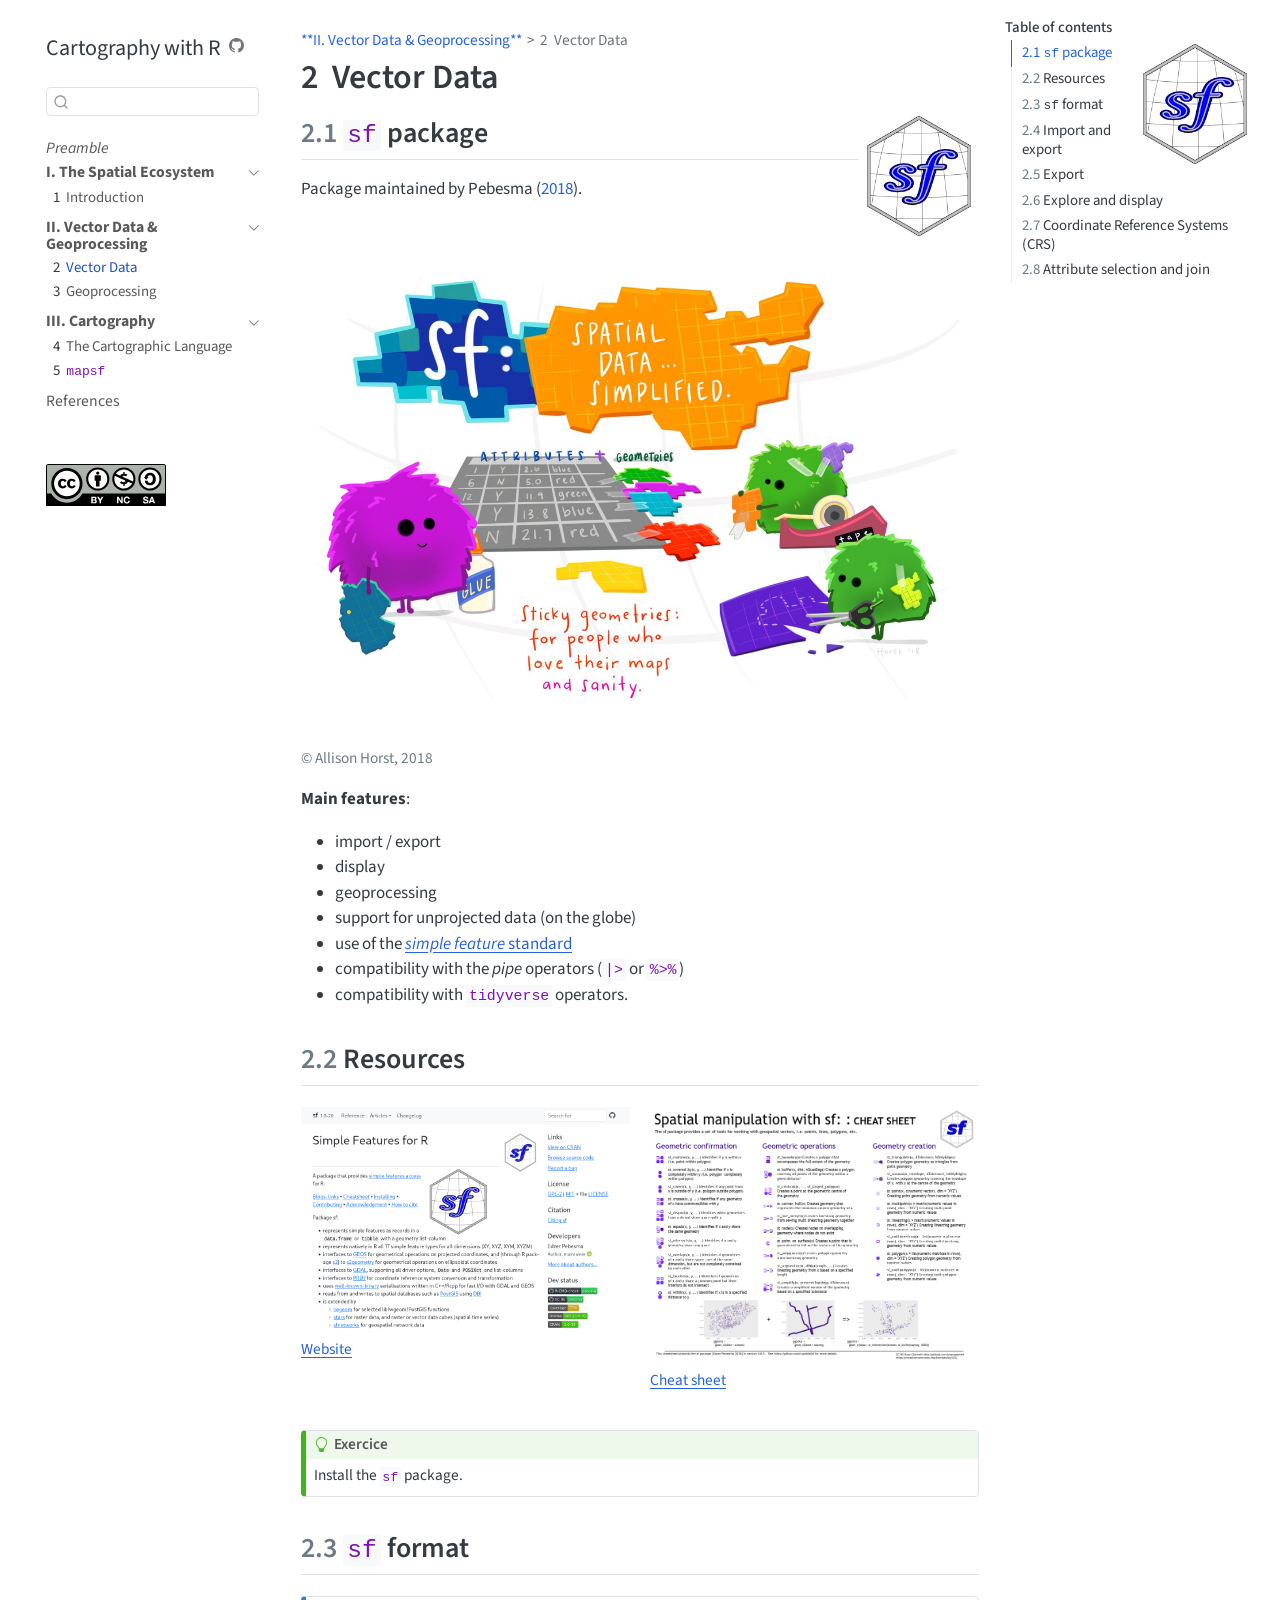
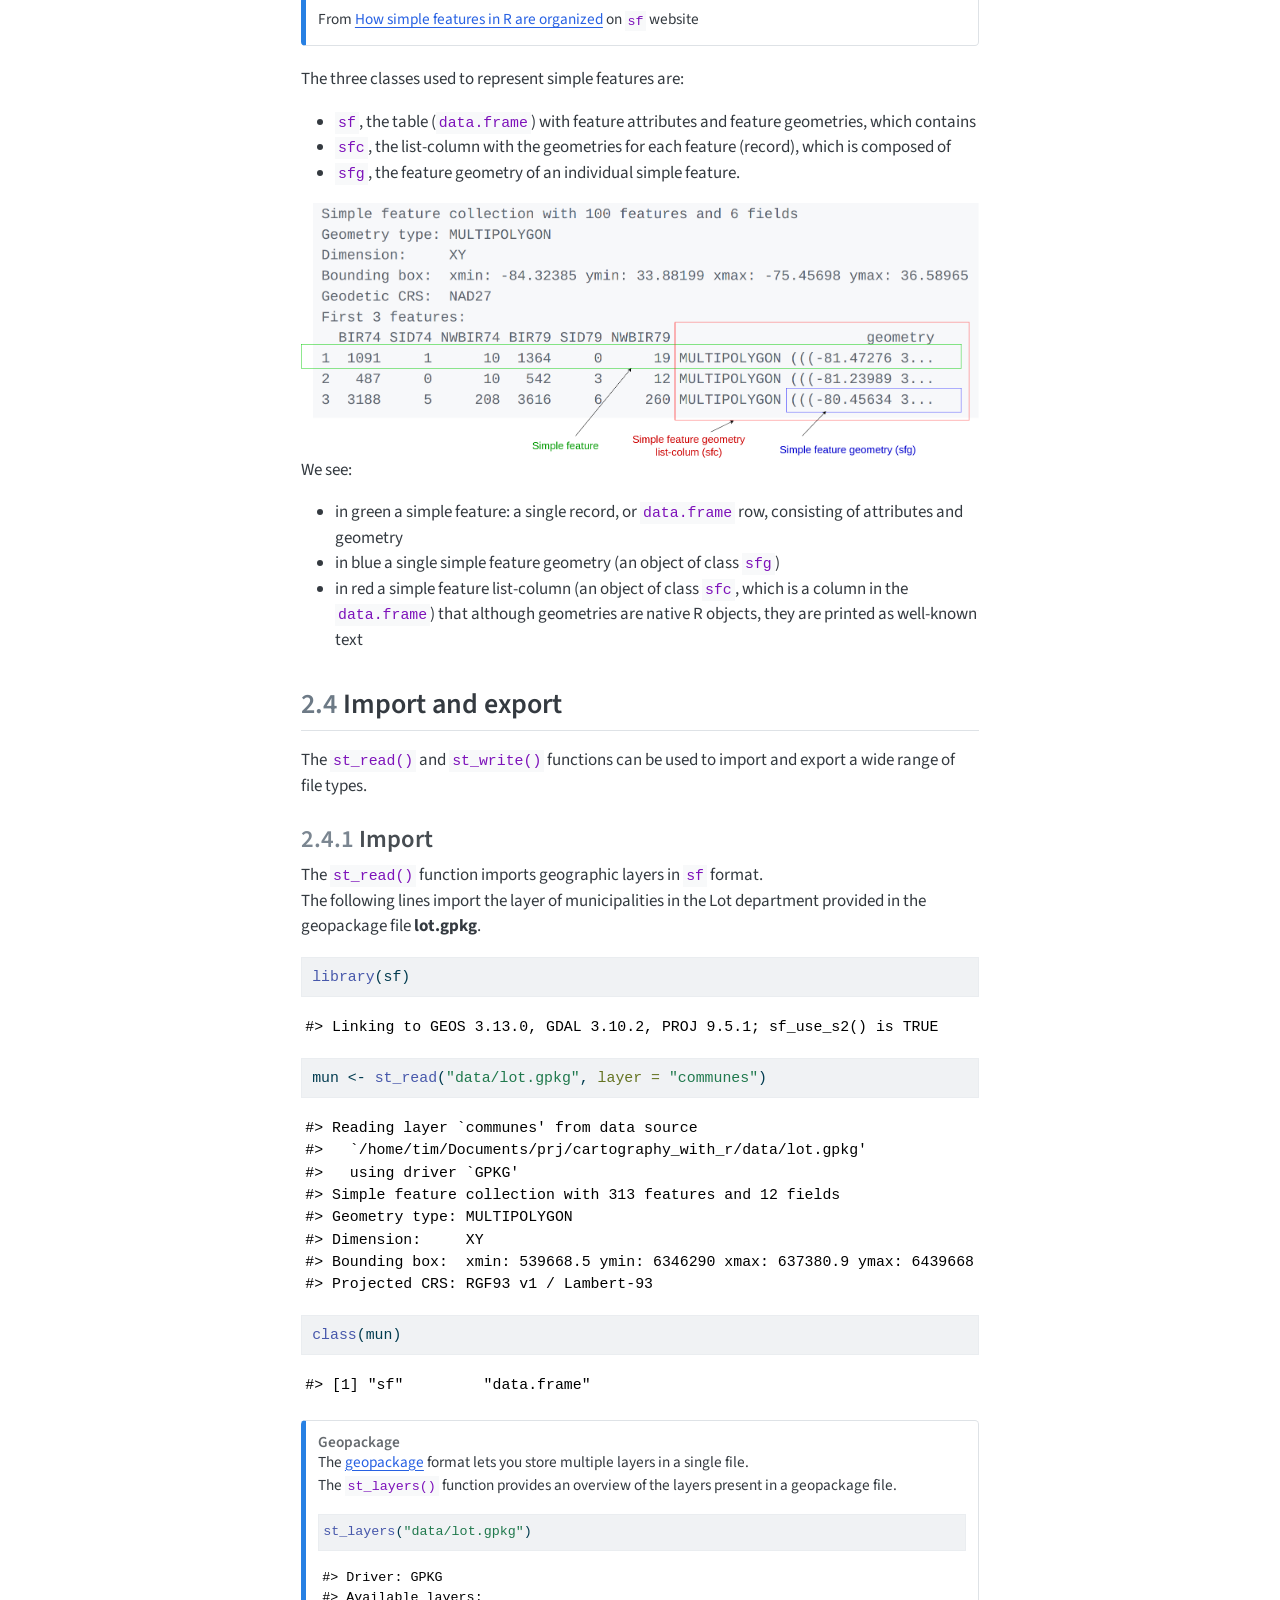
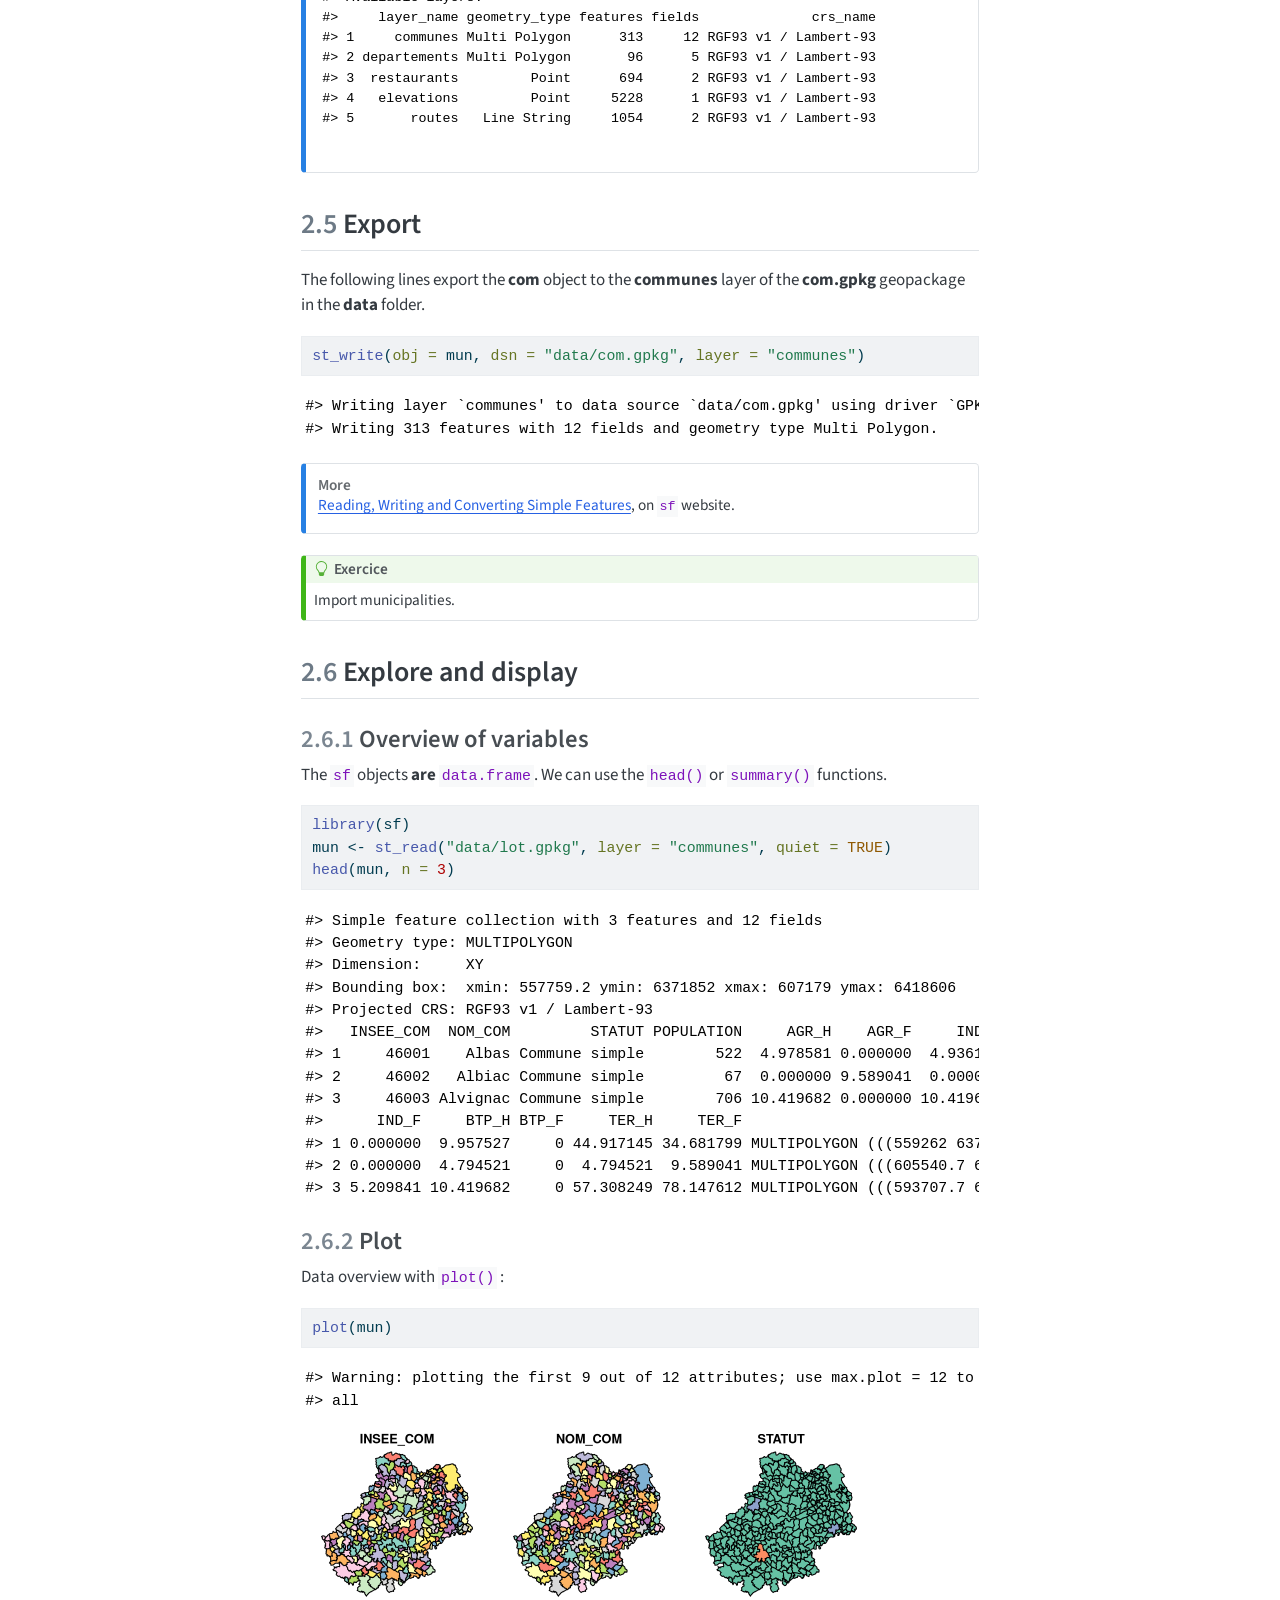
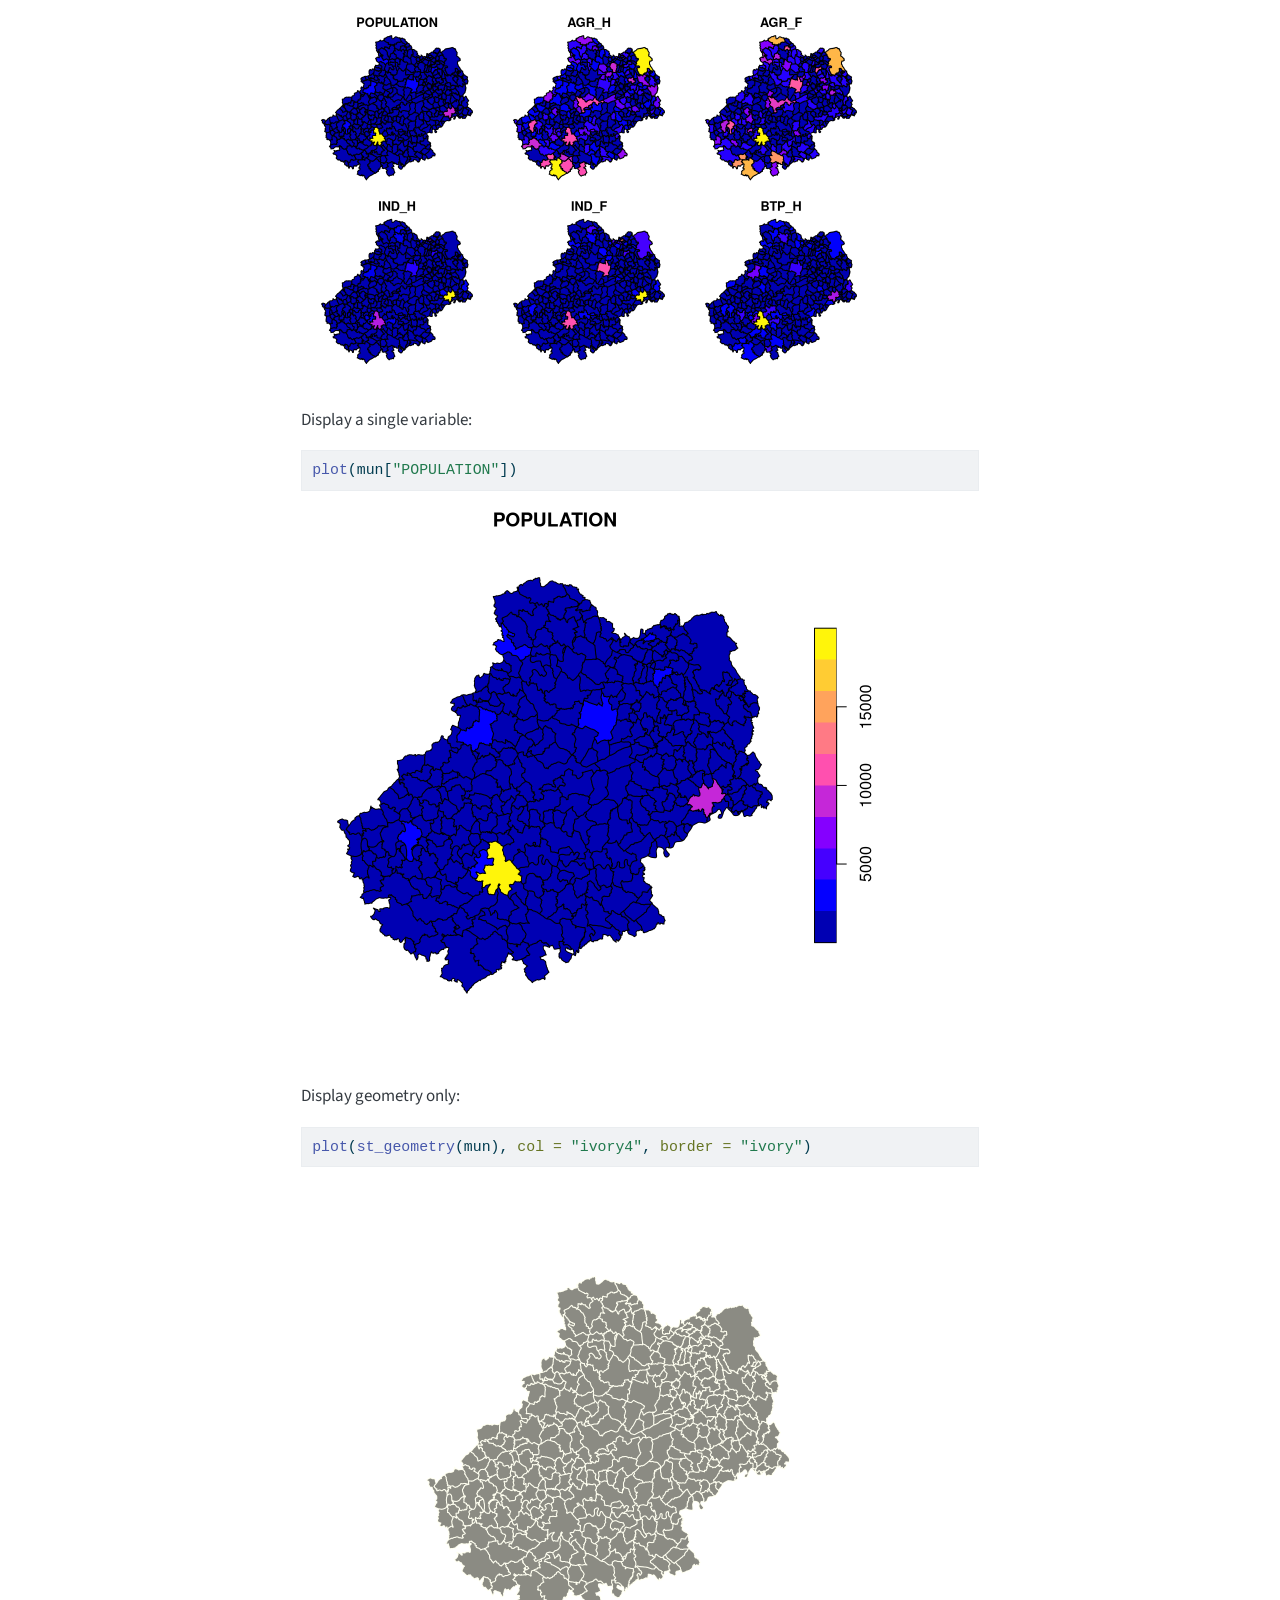
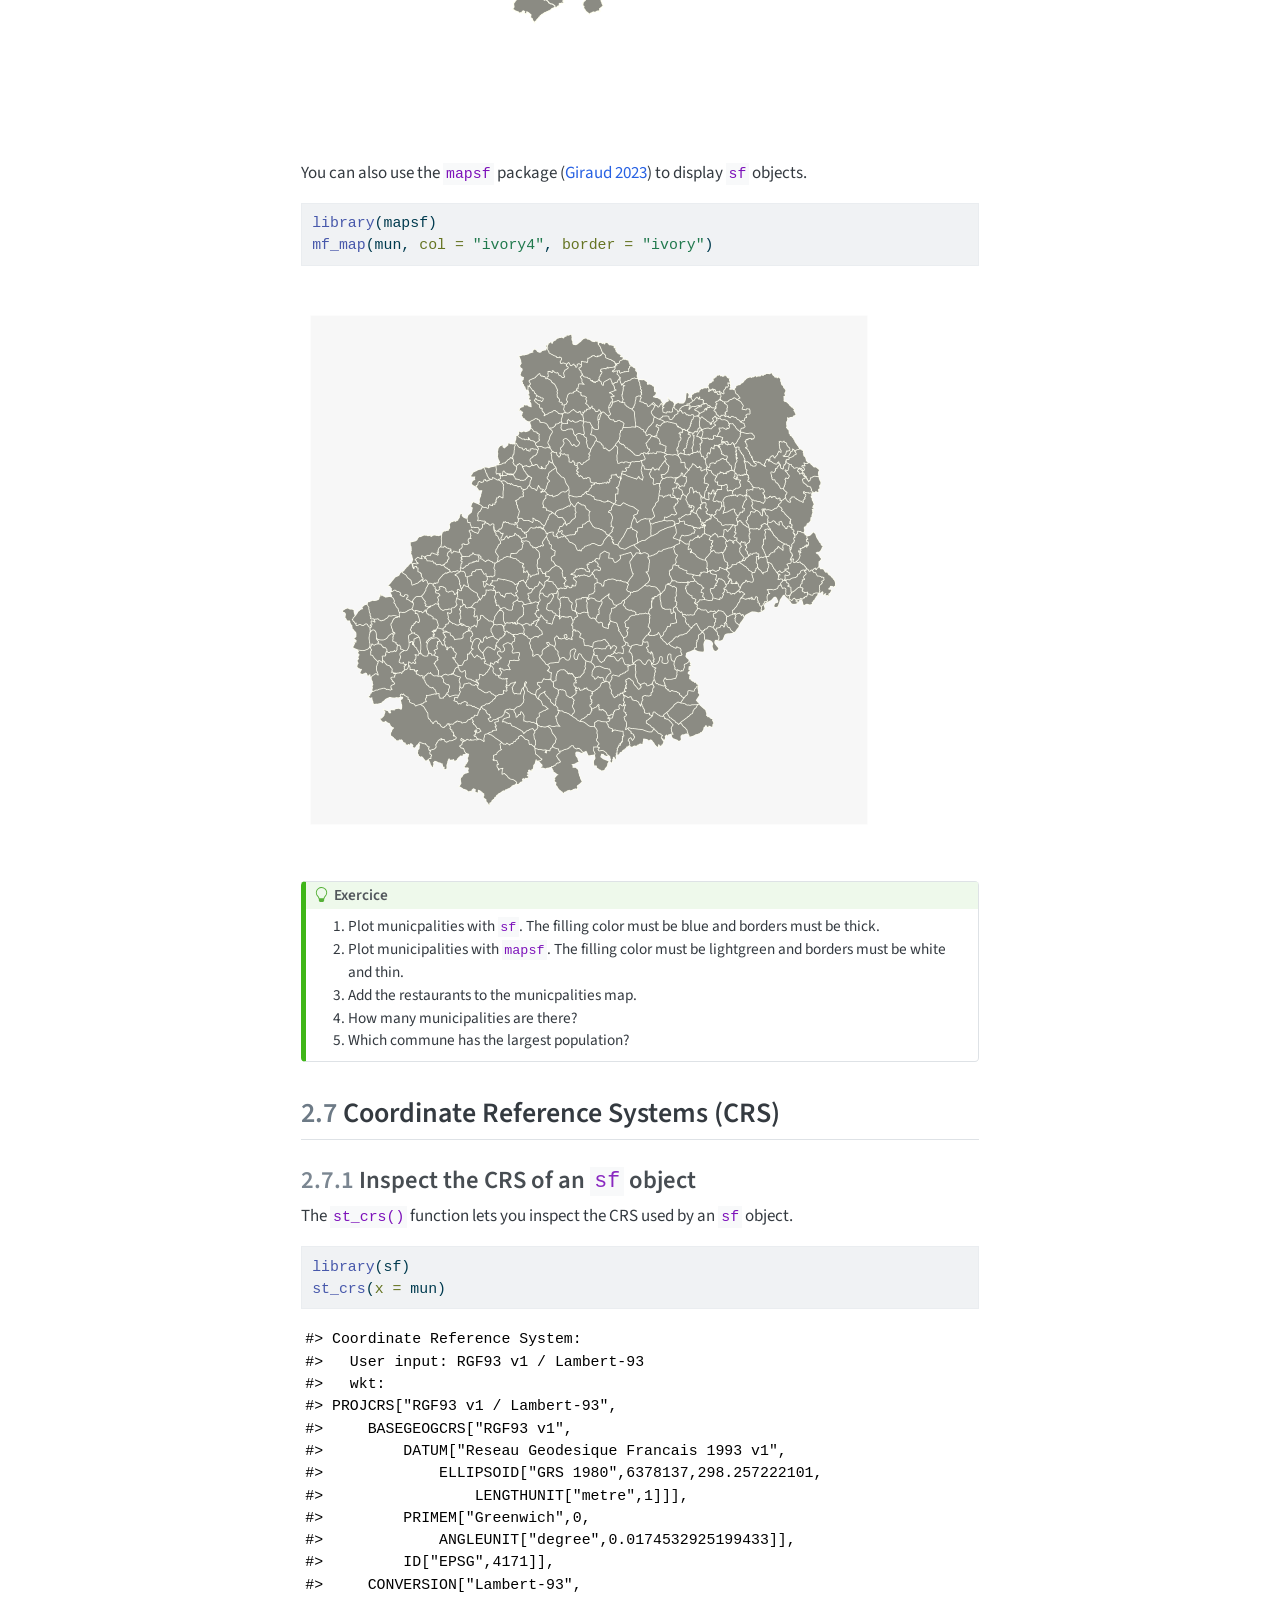
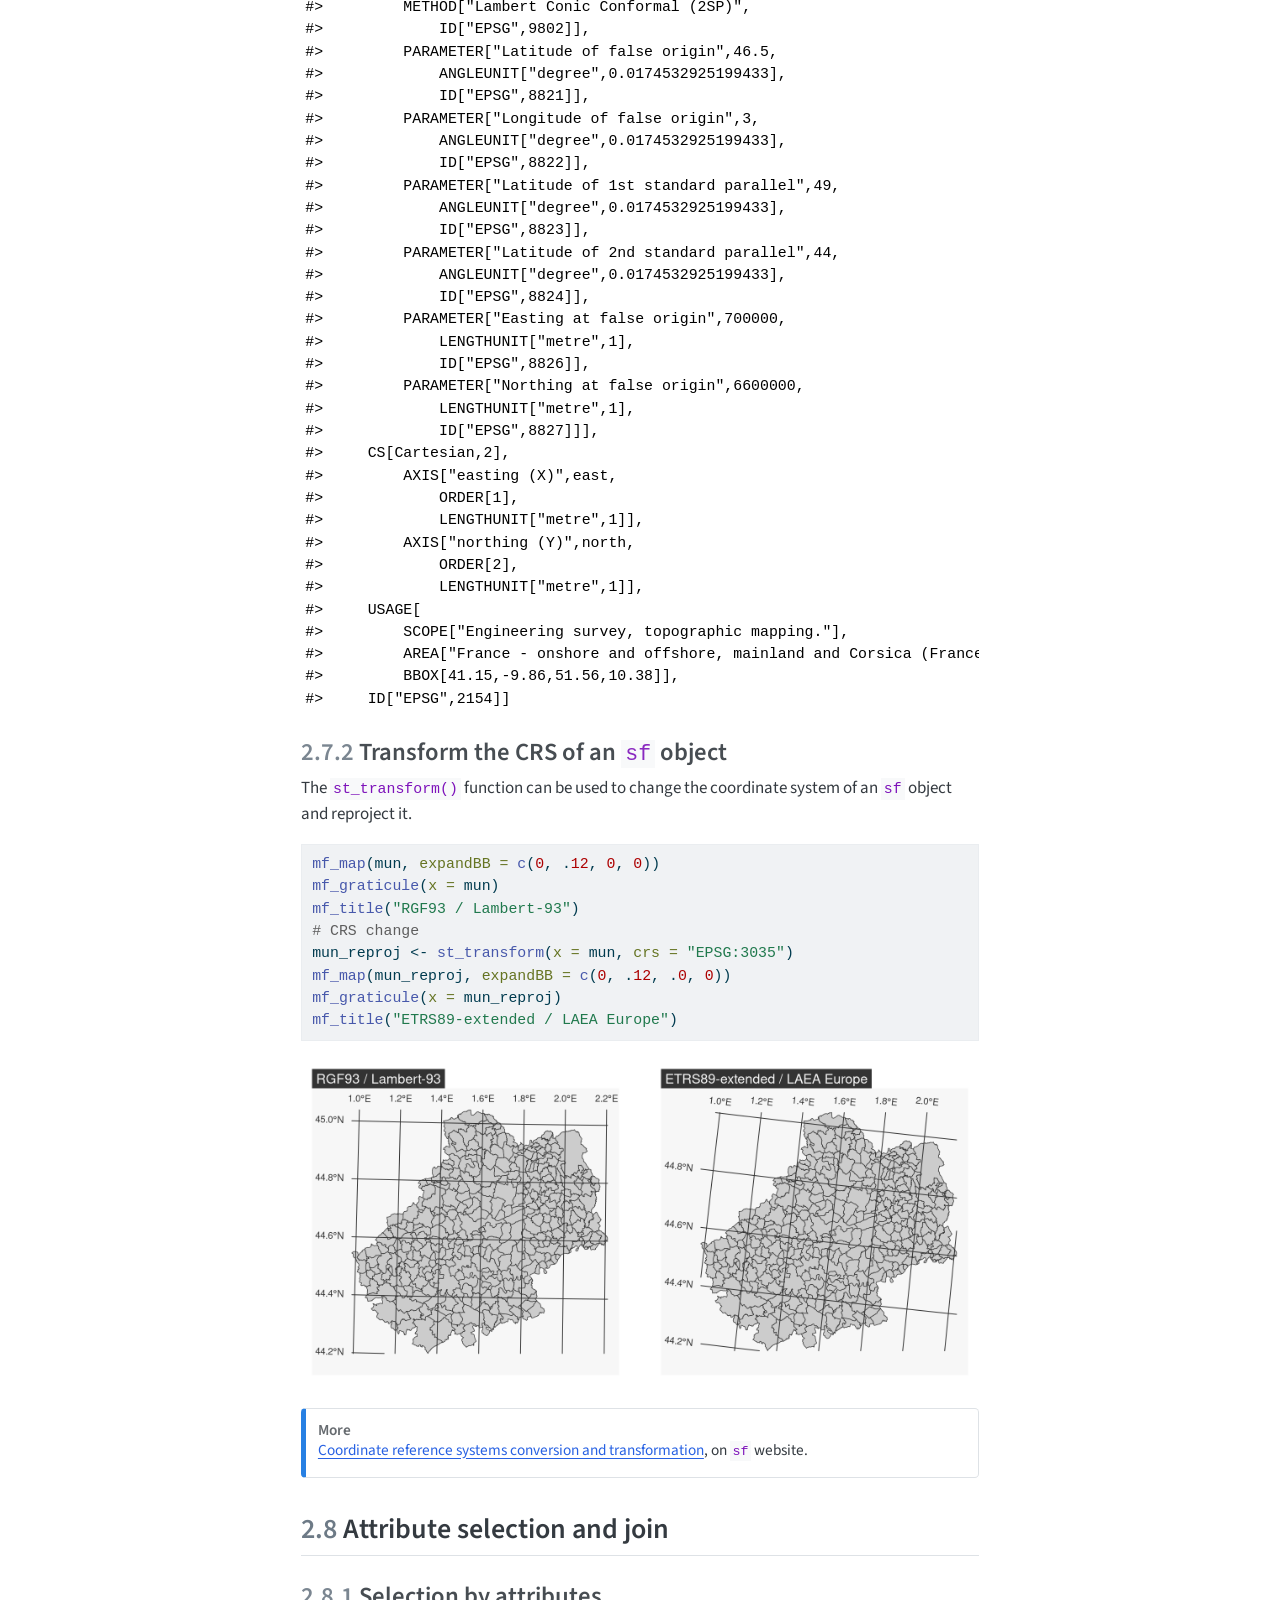
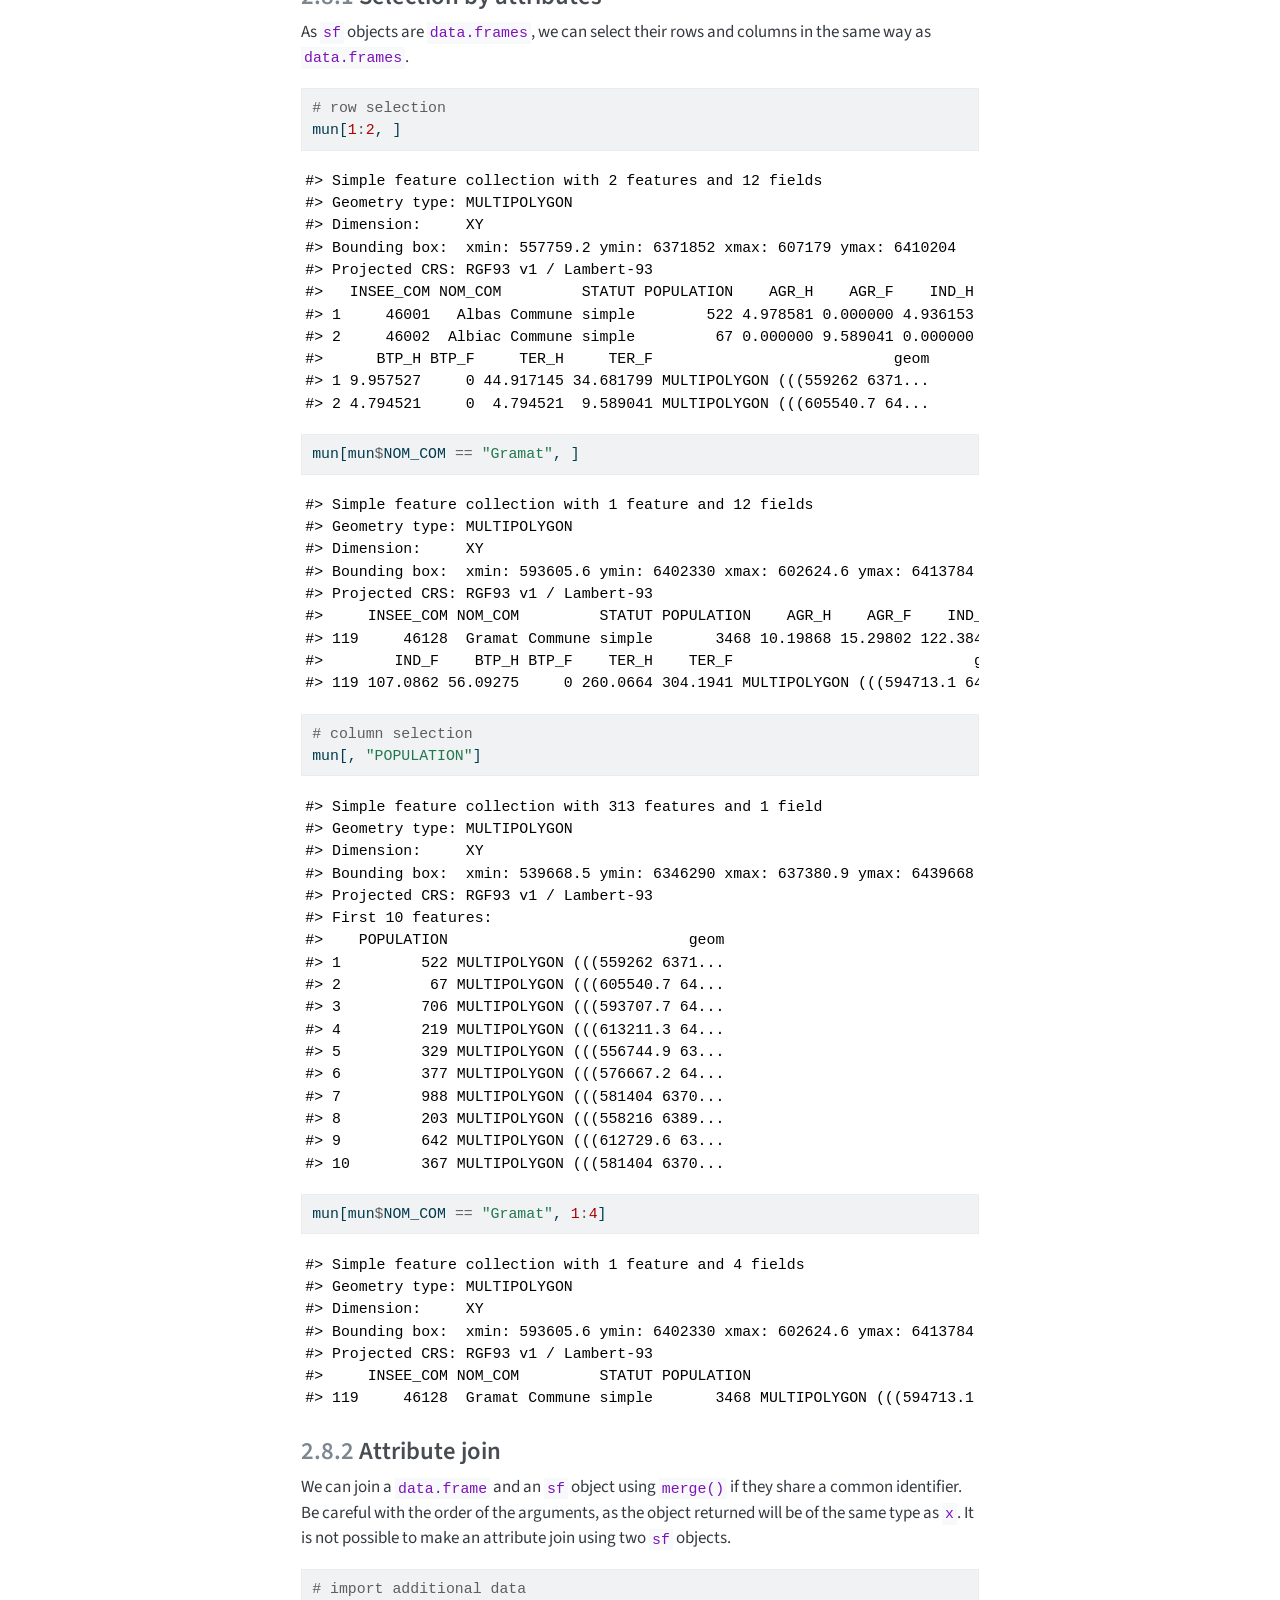
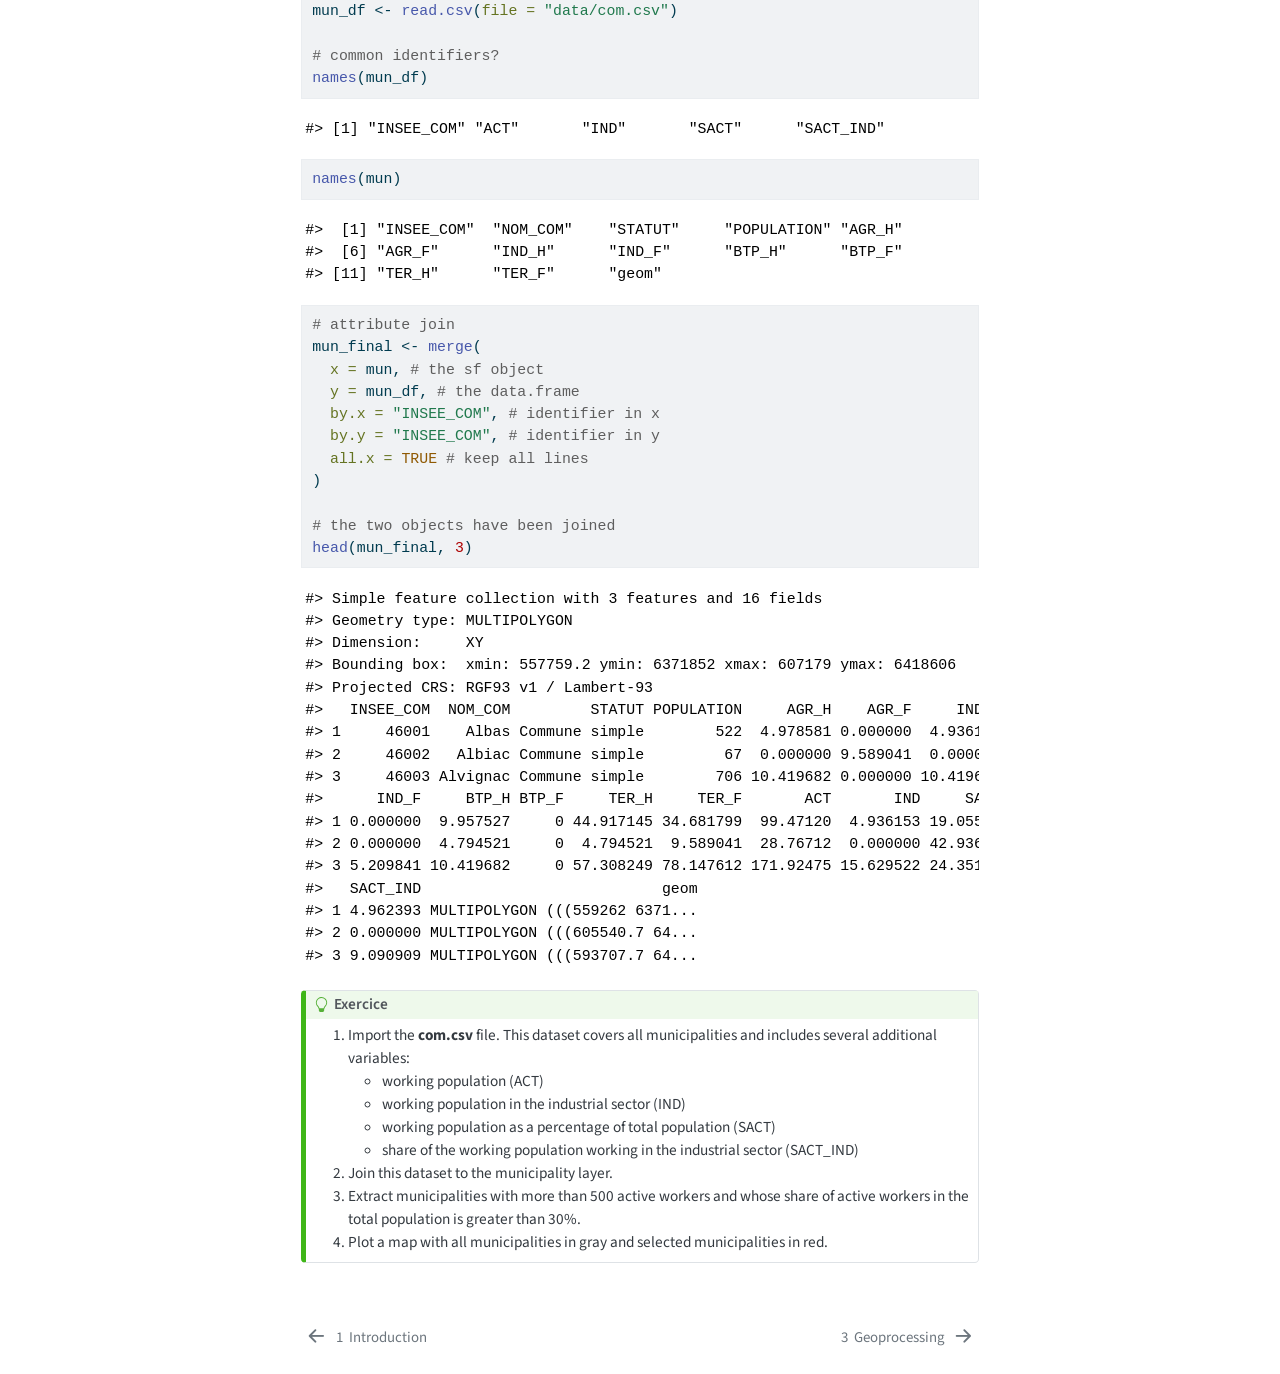
<file: docs/1_vector_data.html>
<!DOCTYPE html>
<html xmlns="http://www.w3.org/1999/xhtml" lang="en" xml:lang="en"><head>

<meta charset="utf-8">
<meta name="generator" content="quarto-1.6.40">

<meta name="viewport" content="width=device-width, initial-scale=1.0, user-scalable=yes">

<meta name="author" content="Timothée Giraud et Hugues Pecout">
<meta name="description" content="Create reproducible maps with R">

<title>Cartography with R</title>
<style>
code{white-space: pre-wrap;}
span.smallcaps{font-variant: small-caps;}
div.columns{display: flex; gap: min(4vw, 1.5em);}
div.column{flex: auto; overflow-x: auto;}
div.hanging-indent{margin-left: 1.5em; text-indent: -1.5em;}
ul.task-list{list-style: none;}
ul.task-list li input[type="checkbox"] {
  width: 0.8em;
  margin: 0 0.8em 0.2em -1em; /* quarto-specific, see https://github.com/quarto-dev/quarto-cli/issues/4556 */ 
  vertical-align: middle;
}
/* CSS for syntax highlighting */
pre > code.sourceCode { white-space: pre; position: relative; }
pre > code.sourceCode > span { line-height: 1.25; }
pre > code.sourceCode > span:empty { height: 1.2em; }
.sourceCode { overflow: visible; }
code.sourceCode > span { color: inherit; text-decoration: inherit; }
div.sourceCode { margin: 1em 0; }
pre.sourceCode { margin: 0; }
@media screen {
div.sourceCode { overflow: auto; }
}
@media print {
pre > code.sourceCode { white-space: pre-wrap; }
pre > code.sourceCode > span { display: inline-block; text-indent: -5em; padding-left: 5em; }
}
pre.numberSource code
  { counter-reset: source-line 0; }
pre.numberSource code > span
  { position: relative; left: -4em; counter-increment: source-line; }
pre.numberSource code > span > a:first-child::before
  { content: counter(source-line);
    position: relative; left: -1em; text-align: right; vertical-align: baseline;
    border: none; display: inline-block;
    -webkit-touch-callout: none; -webkit-user-select: none;
    -khtml-user-select: none; -moz-user-select: none;
    -ms-user-select: none; user-select: none;
    padding: 0 4px; width: 4em;
  }
pre.numberSource { margin-left: 3em;  padding-left: 4px; }
div.sourceCode
  {   }
@media screen {
pre > code.sourceCode > span > a:first-child::before { text-decoration: underline; }
}
/* CSS for citations */
div.csl-bib-body { }
div.csl-entry {
  clear: both;
  margin-bottom: 0em;
}
.hanging-indent div.csl-entry {
  margin-left:2em;
  text-indent:-2em;
}
div.csl-left-margin {
  min-width:2em;
  float:left;
}
div.csl-right-inline {
  margin-left:2em;
  padding-left:1em;
}
div.csl-indent {
  margin-left: 2em;
}</style>


<script src="site_libs/quarto-nav/quarto-nav.js"></script>
<script src="site_libs/quarto-nav/headroom.min.js"></script>
<script src="site_libs/clipboard/clipboard.min.js"></script>
<script src="site_libs/quarto-search/autocomplete.umd.js"></script>
<script src="site_libs/quarto-search/fuse.min.js"></script>
<script src="site_libs/quarto-search/quarto-search.js"></script>
<meta name="quarto:offset" content="./">
<link href="./2_geoprocessing.html" rel="next">
<link href="./0_spatial_ecosystem.html" rel="prev">
<link href="./img/globe-africa-solid.svg" rel="icon" type="image/svg+xml">
<script src="site_libs/quarto-html/quarto.js"></script>
<script src="site_libs/quarto-html/popper.min.js"></script>
<script src="site_libs/quarto-html/tippy.umd.min.js"></script>
<script src="site_libs/quarto-html/anchor.min.js"></script>
<link href="site_libs/quarto-html/tippy.css" rel="stylesheet">
<link href="site_libs/quarto-html/quarto-syntax-highlighting-549806ee2085284f45b00abea8c6df48.css" rel="stylesheet" id="quarto-text-highlighting-styles">
<script src="site_libs/bootstrap/bootstrap.min.js"></script>
<link href="site_libs/bootstrap/bootstrap-icons.css" rel="stylesheet">
<link href="site_libs/bootstrap/bootstrap-7aaafe8f88d9ab8307b30e01b0806846.min.css" rel="stylesheet" append-hash="true" id="quarto-bootstrap" data-mode="light">
<script id="quarto-search-options" type="application/json">{
  "location": "sidebar",
  "copy-button": false,
  "collapse-after": 3,
  "panel-placement": "start",
  "type": "textbox",
  "limit": 50,
  "keyboard-shortcut": [
    "f",
    "/",
    "s"
  ],
  "show-item-context": false,
  "language": {
    "search-no-results-text": "No results",
    "search-matching-documents-text": "matching documents",
    "search-copy-link-title": "Copy link to search",
    "search-hide-matches-text": "Hide additional matches",
    "search-more-match-text": "more match in this document",
    "search-more-matches-text": "more matches in this document",
    "search-clear-button-title": "Clear",
    "search-text-placeholder": "",
    "search-detached-cancel-button-title": "Cancel",
    "search-submit-button-title": "Submit",
    "search-label": "Search"
  }
}</script>


<meta property="og:title" content="Cartography with R">
<meta property="og:description" content="Create reproducible maps with R">
<meta property="og:image" content="https://rcarto.github.io/rcarto/cartography_with_r/img/logo_sf.gif">
<meta property="og:site_name" content="Cartography with R">
</head>

<body class="nav-sidebar floating">

<div id="quarto-search-results"></div>
  <header id="quarto-header" class="headroom fixed-top">
  <nav class="quarto-secondary-nav">
    <div class="container-fluid d-flex">
      <button type="button" class="quarto-btn-toggle btn" data-bs-toggle="collapse" role="button" data-bs-target=".quarto-sidebar-collapse-item" aria-controls="quarto-sidebar" aria-expanded="false" aria-label="Toggle sidebar navigation" onclick="if (window.quartoToggleHeadroom) { window.quartoToggleHeadroom(); }">
        <i class="bi bi-layout-text-sidebar-reverse"></i>
      </button>
        <nav class="quarto-page-breadcrumbs" aria-label="breadcrumb"><ol class="breadcrumb"><li class="breadcrumb-item"><a href="./1_vector_data.html">**II. Vector Data &amp; Geoprocessing**</a></li><li class="breadcrumb-item"><a href="./1_vector_data.html"><span class="chapter-number">2</span>&nbsp; <span class="chapter-title">Vector Data</span></a></li></ol></nav>
        <a class="flex-grow-1" role="navigation" data-bs-toggle="collapse" data-bs-target=".quarto-sidebar-collapse-item" aria-controls="quarto-sidebar" aria-expanded="false" aria-label="Toggle sidebar navigation" onclick="if (window.quartoToggleHeadroom) { window.quartoToggleHeadroom(); }">      
        </a>
      <button type="button" class="btn quarto-search-button" aria-label="Search" onclick="window.quartoOpenSearch();">
        <i class="bi bi-search"></i>
      </button>
    </div>
  </nav>
</header>
<!-- content -->
<div id="quarto-content" class="quarto-container page-columns page-rows-contents page-layout-article">
<!-- sidebar -->
  <nav id="quarto-sidebar" class="sidebar collapse collapse-horizontal quarto-sidebar-collapse-item sidebar-navigation floating overflow-auto">
    <div class="pt-lg-2 mt-2 text-left sidebar-header">
    <div class="sidebar-title mb-0 py-0">
      <a href="./">Cartography with R</a> 
        <div class="sidebar-tools-main">
    <a href="https://github.com/rcarto/cartography_with_r/" title="Source Code" class="quarto-navigation-tool px-1" aria-label="Source Code"><i class="bi bi-github"></i></a>
</div>
    </div>
      </div>
        <div class="mt-2 flex-shrink-0 align-items-center">
        <div class="sidebar-search">
        <div id="quarto-search" class="" title="Search"></div>
        </div>
        </div>
    <div class="sidebar-menu-container"> 
    <ul class="list-unstyled mt-1">
        <li class="sidebar-item">
  <div class="sidebar-item-container"> 
  <a href="./index.html" class="sidebar-item-text sidebar-link">
 <span class="menu-text"><em>Preamble</em></span></a>
  </div>
</li>
        <li class="sidebar-item sidebar-item-section">
      <div class="sidebar-item-container"> 
            <a class="sidebar-item-text sidebar-link text-start" data-bs-toggle="collapse" data-bs-target="#quarto-sidebar-section-1" role="navigation" aria-expanded="true">
 <span class="menu-text"><strong>I. The Spatial Ecosystem</strong></span></a>
          <a class="sidebar-item-toggle text-start" data-bs-toggle="collapse" data-bs-target="#quarto-sidebar-section-1" role="navigation" aria-expanded="true" aria-label="Toggle section">
            <i class="bi bi-chevron-right ms-2"></i>
          </a> 
      </div>
      <ul id="quarto-sidebar-section-1" class="collapse list-unstyled sidebar-section depth1 show">  
          <li class="sidebar-item">
  <div class="sidebar-item-container"> 
  <a href="./0_spatial_ecosystem.html" class="sidebar-item-text sidebar-link">
 <span class="menu-text"><span class="chapter-number">1</span>&nbsp; <span class="chapter-title">Introduction</span></span></a>
  </div>
</li>
      </ul>
  </li>
        <li class="sidebar-item sidebar-item-section">
      <div class="sidebar-item-container"> 
            <a class="sidebar-item-text sidebar-link text-start" data-bs-toggle="collapse" data-bs-target="#quarto-sidebar-section-2" role="navigation" aria-expanded="true">
 <span class="menu-text"><strong>II. Vector Data &amp; Geoprocessing</strong></span></a>
          <a class="sidebar-item-toggle text-start" data-bs-toggle="collapse" data-bs-target="#quarto-sidebar-section-2" role="navigation" aria-expanded="true" aria-label="Toggle section">
            <i class="bi bi-chevron-right ms-2"></i>
          </a> 
      </div>
      <ul id="quarto-sidebar-section-2" class="collapse list-unstyled sidebar-section depth1 show">  
          <li class="sidebar-item">
  <div class="sidebar-item-container"> 
  <a href="./1_vector_data.html" class="sidebar-item-text sidebar-link active">
 <span class="menu-text"><span class="chapter-number">2</span>&nbsp; <span class="chapter-title">Vector Data</span></span></a>
  </div>
</li>
          <li class="sidebar-item">
  <div class="sidebar-item-container"> 
  <a href="./2_geoprocessing.html" class="sidebar-item-text sidebar-link">
 <span class="menu-text"><span class="chapter-number">3</span>&nbsp; <span class="chapter-title">Geoprocessing</span></span></a>
  </div>
</li>
      </ul>
  </li>
        <li class="sidebar-item sidebar-item-section">
      <div class="sidebar-item-container"> 
            <a class="sidebar-item-text sidebar-link text-start" data-bs-toggle="collapse" data-bs-target="#quarto-sidebar-section-3" role="navigation" aria-expanded="true">
 <span class="menu-text"><strong>III. Cartography</strong></span></a>
          <a class="sidebar-item-toggle text-start" data-bs-toggle="collapse" data-bs-target="#quarto-sidebar-section-3" role="navigation" aria-expanded="true" aria-label="Toggle section">
            <i class="bi bi-chevron-right ms-2"></i>
          </a> 
      </div>
      <ul id="quarto-sidebar-section-3" class="collapse list-unstyled sidebar-section depth1 show">  
          <li class="sidebar-item">
  <div class="sidebar-item-container"> 
  <a href="./3_cartography.html" class="sidebar-item-text sidebar-link">
 <span class="menu-text"><span class="chapter-number">4</span>&nbsp; <span class="chapter-title">The Cartographic Language</span></span></a>
  </div>
</li>
          <li class="sidebar-item">
  <div class="sidebar-item-container"> 
  <a href="./4_mapsf.html" class="sidebar-item-text sidebar-link">
 <span class="menu-text"><span class="chapter-number">5</span>&nbsp; <span class="chapter-title"><code>mapsf</code></span></span></a>
  </div>
</li>
      </ul>
  </li>
        <li class="sidebar-item">
  <div class="sidebar-item-container"> 
  <a href="./2000_references.html" class="sidebar-item-text sidebar-link">
 <span class="menu-text">References</span></a>
  </div>
</li>
    </ul>
    </div>
<div class="quarto-sidebar-footer"><div class="sidebar-footer-item">
<p><br><a href="https://creativecommons.org/licenses/by-nc-sa/4.0/deed.fr"><img src="img/cc-icon.svg" height="42"></a></p>
</div></div></nav>
<div id="quarto-sidebar-glass" class="quarto-sidebar-collapse-item" data-bs-toggle="collapse" data-bs-target=".quarto-sidebar-collapse-item"></div>
<!-- margin-sidebar -->
    <div id="quarto-margin-sidebar" class="sidebar margin-sidebar">
        <nav id="TOC" role="doc-toc" class="toc-active">
    <h2 id="toc-title">Table of contents</h2>
   
  <ul>
  <li><a href="#sf-package" id="toc-sf-package" class="nav-link active" data-scroll-target="#sf-package"><span class="header-section-number">2.1</span> <code>sf</code> package <img src="img/logo_sf.gif" align="right" width="120"></a></li>
  <li><a href="#resources" id="toc-resources" class="nav-link" data-scroll-target="#resources"><span class="header-section-number">2.2</span> Resources</a></li>
  <li><a href="#sf-format" id="toc-sf-format" class="nav-link" data-scroll-target="#sf-format"><span class="header-section-number">2.3</span> <code>sf</code> format</a></li>
  <li><a href="#import-and-export" id="toc-import-and-export" class="nav-link" data-scroll-target="#import-and-export"><span class="header-section-number">2.4</span> Import and export</a>
  <ul class="collapse">
  <li><a href="#import" id="toc-import" class="nav-link" data-scroll-target="#import"><span class="header-section-number">2.4.1</span> Import</a></li>
  </ul></li>
  <li><a href="#export" id="toc-export" class="nav-link" data-scroll-target="#export"><span class="header-section-number">2.5</span> Export</a></li>
  <li><a href="#explore-and-display" id="toc-explore-and-display" class="nav-link" data-scroll-target="#explore-and-display"><span class="header-section-number">2.6</span> Explore and display</a>
  <ul class="collapse">
  <li><a href="#overview-of-variables" id="toc-overview-of-variables" class="nav-link" data-scroll-target="#overview-of-variables"><span class="header-section-number">2.6.1</span> Overview of variables</a></li>
  <li><a href="#plot" id="toc-plot" class="nav-link" data-scroll-target="#plot"><span class="header-section-number">2.6.2</span> Plot</a></li>
  </ul></li>
  <li><a href="#coordinate-reference-systems-crs" id="toc-coordinate-reference-systems-crs" class="nav-link" data-scroll-target="#coordinate-reference-systems-crs"><span class="header-section-number">2.7</span> Coordinate Reference Systems (CRS)</a>
  <ul class="collapse">
  <li><a href="#inspect-the-crs-of-an-sf-object" id="toc-inspect-the-crs-of-an-sf-object" class="nav-link" data-scroll-target="#inspect-the-crs-of-an-sf-object"><span class="header-section-number">2.7.1</span> Inspect the CRS of an <code>sf</code> object</a></li>
  <li><a href="#transform-the-crs-of-an-sf-object" id="toc-transform-the-crs-of-an-sf-object" class="nav-link" data-scroll-target="#transform-the-crs-of-an-sf-object"><span class="header-section-number">2.7.2</span> Transform the CRS of an <code>sf</code> object</a></li>
  </ul></li>
  <li><a href="#attribute-selection-and-join" id="toc-attribute-selection-and-join" class="nav-link" data-scroll-target="#attribute-selection-and-join"><span class="header-section-number">2.8</span> Attribute selection and join</a>
  <ul class="collapse">
  <li><a href="#selection-by-attributes" id="toc-selection-by-attributes" class="nav-link" data-scroll-target="#selection-by-attributes"><span class="header-section-number">2.8.1</span> Selection by attributes</a></li>
  <li><a href="#attribute-join" id="toc-attribute-join" class="nav-link" data-scroll-target="#attribute-join"><span class="header-section-number">2.8.2</span> Attribute join</a></li>
  </ul></li>
  </ul>
</nav>
    </div>
<!-- main -->
<main class="content" id="quarto-document-content">

<header id="title-block-header" class="quarto-title-block default"><nav class="quarto-page-breadcrumbs quarto-title-breadcrumbs d-none d-lg-block" aria-label="breadcrumb"><ol class="breadcrumb"><li class="breadcrumb-item"><a href="./1_vector_data.html">**II. Vector Data &amp; Geoprocessing**</a></li><li class="breadcrumb-item"><a href="./1_vector_data.html"><span class="chapter-number">2</span>&nbsp; <span class="chapter-title">Vector Data</span></a></li></ol></nav>
<div class="quarto-title">
<h1 class="title"><span class="chapter-number">2</span>&nbsp; <span class="chapter-title">Vector Data</span></h1>
</div>



<div class="quarto-title-meta">

    
  
    
  </div>
  


</header>


<section id="sf-package" class="level2" data-number="2.1">
<h2 data-number="2.1" class="anchored" data-anchor-id="sf-package"><span class="header-section-number">2.1</span> <code>sf</code> package <img src="img/logo_sf.gif" align="right" width="120"></h2>
<p>Package maintained by <span class="citation" data-cites="R-sf">Pebesma (<a href="2000_references.html#ref-R-sf" role="doc-biblioref">2018</a>)</span>.</p>
<div class="quarto-figure quarto-figure-center">
<figure class="figure">
<p><img src="img/sf_nice.jpg" class="img-fluid figure-img"></p>
<figcaption>© Allison Horst, 2018</figcaption>
</figure>
</div>
<p><strong>Main features</strong>:</p>
<ul>
<li>import / export</li>
<li>display</li>
<li>geoprocessing</li>
<li>support for unprojected data (on the globe)</li>
<li>use of the <a href="https://en.wikipedia.org/wiki/Simple_Features"><em>simple feature</em> standard</a></li>
<li>compatibility with the <em>pipe</em> operators (<code>|&gt;</code> or <code>%&gt;%</code>)<br>
</li>
<li>compatibility with <code>tidyverse</code> operators.</li>
</ul>
</section>
<section id="resources" class="level2" data-number="2.2">
<h2 data-number="2.2" class="anchored" data-anchor-id="resources"><span class="header-section-number">2.2</span> Resources</h2>
<div>

</div>
<div class="quarto-layout-panel" data-layout="[[1,1], [1,1]]">
<div class="quarto-layout-row">
<div class="quarto-layout-cell" style="flex-basis: 50.0%;justify-content: flex-start;">
<div class="quarto-figure quarto-figure-center">
<figure class="figure">
<p><img src="img/sf_web.png" class="img-fluid figure-img"></p>
<figcaption><a href="https://r-spatial.github.io/sf/">Website</a></figcaption>
</figure>
</div>
</div>
<div class="quarto-layout-cell" style="flex-basis: 50.0%;justify-content: flex-start;">
<div class="quarto-figure quarto-figure-center">
<figure class="figure">
<p><img src="img/sf_cheatsheet.png" class="img-fluid figure-img"></p>
<figcaption><a href="https://raw.githubusercontent.com/rstudio/cheatsheets/4cfbc4c7ec5857b524473db219a1c4d402dd5e80/sf.pdf">Cheat sheet</a></figcaption>
</figure>
</div>
</div>
</div>
</div>
<div class="callout callout-style-default callout-tip callout-titled" title="Exercice">
<div class="callout-header d-flex align-content-center">
<div class="callout-icon-container">
<i class="callout-icon"></i>
</div>
<div class="callout-title-container flex-fill">
Exercice
</div>
</div>
<div class="callout-body-container callout-body">
<p>Install the <code>sf</code> package.</p>
</div>
</div>
</section>
<section id="sf-format" class="level2" data-number="2.3">
<h2 data-number="2.3" class="anchored" data-anchor-id="sf-format"><span class="header-section-number">2.3</span> <code>sf</code> format</h2>
<div class="callout callout-style-simple callout-note no-icon">
<div class="callout-body d-flex">
<div class="callout-icon-container">
<i class="callout-icon no-icon"></i>
</div>
<div class="callout-body-container">
<p>From <a href="https://r-spatial.github.io/sf/articles/sf1.html#how-simple-features-in-r-are-organized">How simple features in R are organized</a> on <code>sf</code> website</p>
</div>
</div>
</div>
<p>The three classes used to represent simple features are:</p>
<ul>
<li><code>sf</code>, the table (<code>data.frame</code>) with feature attributes and feature geometries, which contains</li>
<li><code>sfc</code>, the list-column with the geometries for each feature (record), which is composed of</li>
<li><code>sfg</code>, the feature geometry of an individual simple feature.</li>
</ul>
<p><img src="img/sf.png" class="img-fluid"> We see:</p>
<ul>
<li>in green a simple feature: a single record, or <code>data.frame</code> row, consisting of attributes and geometry</li>
<li>in blue a single simple feature geometry (an object of class <code>sfg</code>)</li>
<li>in red a simple feature list-column (an object of class <code>sfc</code>, which is a column in the <code>data.frame</code>) that although geometries are native R objects, they are printed as well-known text</li>
</ul>
</section>
<section id="import-and-export" class="level2" data-number="2.4">
<h2 data-number="2.4" class="anchored" data-anchor-id="import-and-export"><span class="header-section-number">2.4</span> Import and export</h2>
<p>The <code>st_read()</code> and <code>st_write()</code> functions can be used to import and export a wide range of file types.</p>
<section id="import" class="level3" data-number="2.4.1">
<h3 data-number="2.4.1" class="anchored" data-anchor-id="import"><span class="header-section-number">2.4.1</span> Import</h3>
<p>The <code>st_read()</code> function imports geographic layers in <code>sf</code> format.<br>
The following lines import the layer of municipalities in the Lot department provided in the geopackage file <strong>lot.gpkg</strong>.</p>
<div class="cell">
<div class="sourceCode cell-code" id="cb1"><pre class="sourceCode r code-with-copy"><code class="sourceCode r"><span id="cb1-1"><a href="#cb1-1" aria-hidden="true" tabindex="-1"></a><span class="fu">library</span>(sf)</span></code><button title="Copy to Clipboard" class="code-copy-button"><i class="bi"></i></button></pre></div>
<div class="cell-output cell-output-stderr">
<pre><code>#&gt; Linking to GEOS 3.13.0, GDAL 3.10.2, PROJ 9.5.1; sf_use_s2() is TRUE</code></pre>
</div>
<div class="sourceCode cell-code" id="cb3"><pre class="sourceCode r code-with-copy"><code class="sourceCode r"><span id="cb3-1"><a href="#cb3-1" aria-hidden="true" tabindex="-1"></a>mun <span class="ot">&lt;-</span> <span class="fu">st_read</span>(<span class="st">"data/lot.gpkg"</span>, <span class="at">layer =</span> <span class="st">"communes"</span>)</span></code><button title="Copy to Clipboard" class="code-copy-button"><i class="bi"></i></button></pre></div>
<div class="cell-output cell-output-stdout">
<pre><code>#&gt; Reading layer `communes' from data source 
#&gt;   `/home/tim/Documents/prj/cartography_with_r/data/lot.gpkg' 
#&gt;   using driver `GPKG'
#&gt; Simple feature collection with 313 features and 12 fields
#&gt; Geometry type: MULTIPOLYGON
#&gt; Dimension:     XY
#&gt; Bounding box:  xmin: 539668.5 ymin: 6346290 xmax: 637380.9 ymax: 6439668
#&gt; Projected CRS: RGF93 v1 / Lambert-93</code></pre>
</div>
</div>
<div class="cell">
<div class="sourceCode cell-code" id="cb5"><pre class="sourceCode r code-with-copy"><code class="sourceCode r"><span id="cb5-1"><a href="#cb5-1" aria-hidden="true" tabindex="-1"></a><span class="fu">class</span>(mun)</span></code><button title="Copy to Clipboard" class="code-copy-button"><i class="bi"></i></button></pre></div>
<div class="cell-output cell-output-stdout">
<pre><code>#&gt; [1] "sf"         "data.frame"</code></pre>
</div>
</div>
<div class="callout callout-style-simple callout-note no-icon callout-titled" title="Geopackage">
<div class="callout-header d-flex align-content-center">
<div class="callout-icon-container">
<i class="callout-icon no-icon"></i>
</div>
<div class="callout-title-container flex-fill">
Geopackage
</div>
</div>
<div class="callout-body-container callout-body">
<p>The <a href="https://www.geopackage.org/">geopackage</a> format lets you store multiple layers in a single file.<br>
The <code>st_layers()</code> function provides an overview of the layers present in a geopackage file.</p>
<div class="cell">
<div class="sourceCode cell-code" id="cb7"><pre class="sourceCode r code-with-copy"><code class="sourceCode r"><span id="cb7-1"><a href="#cb7-1" aria-hidden="true" tabindex="-1"></a><span class="fu">st_layers</span>(<span class="st">"data/lot.gpkg"</span>)</span></code><button title="Copy to Clipboard" class="code-copy-button"><i class="bi"></i></button></pre></div>
<div class="cell-output cell-output-stdout">
<pre><code>#&gt; Driver: GPKG 
#&gt; Available layers:
#&gt;     layer_name geometry_type features fields              crs_name
#&gt; 1     communes Multi Polygon      313     12 RGF93 v1 / Lambert-93
#&gt; 2 departements Multi Polygon       96      5 RGF93 v1 / Lambert-93
#&gt; 3  restaurants         Point      694      2 RGF93 v1 / Lambert-93
#&gt; 4   elevations         Point     5228      1 RGF93 v1 / Lambert-93
#&gt; 5       routes   Line String     1054      2 RGF93 v1 / Lambert-93</code></pre>
</div>
</div>
</div>
</div>
</section>
</section>
<section id="export" class="level2" data-number="2.5">
<h2 data-number="2.5" class="anchored" data-anchor-id="export"><span class="header-section-number">2.5</span> Export</h2>
<p>The following lines export the <strong>com</strong> object to the <strong>communes</strong> layer of the <strong>com.gpkg</strong> geopackage in the <strong>data</strong> folder.</p>
<div class="cell">
<div class="sourceCode cell-code" id="cb9"><pre class="sourceCode r code-with-copy"><code class="sourceCode r"><span id="cb9-1"><a href="#cb9-1" aria-hidden="true" tabindex="-1"></a><span class="fu">st_write</span>(<span class="at">obj =</span> mun, <span class="at">dsn =</span> <span class="st">"data/com.gpkg"</span>, <span class="at">layer =</span> <span class="st">"communes"</span>)</span></code><button title="Copy to Clipboard" class="code-copy-button"><i class="bi"></i></button></pre></div>
<div class="cell-output cell-output-stdout">
<pre><code>#&gt; Writing layer `communes' to data source `data/com.gpkg' using driver `GPKG'
#&gt; Writing 313 features with 12 fields and geometry type Multi Polygon.</code></pre>
</div>
</div>
<div class="callout callout-style-simple callout-note no-icon callout-titled">
<div class="callout-header d-flex align-content-center">
<div class="callout-icon-container">
<i class="callout-icon no-icon"></i>
</div>
<div class="callout-title-container flex-fill">
More
</div>
</div>
<div class="callout-body-container callout-body">
<p><a href="https://r-spatial.github.io/sf/articles/sf2.html">Reading, Writing and Converting Simple Features</a>, on <code>sf</code> website.</p>
</div>
</div>
<div class="callout callout-style-default callout-tip callout-titled" title="Exercice">
<div class="callout-header d-flex align-content-center">
<div class="callout-icon-container">
<i class="callout-icon"></i>
</div>
<div class="callout-title-container flex-fill">
Exercice
</div>
</div>
<div class="callout-body-container callout-body">
<p>Import municipalities.</p>
</div>
</div>
</section>
<section id="explore-and-display" class="level2" data-number="2.6">
<h2 data-number="2.6" class="anchored" data-anchor-id="explore-and-display"><span class="header-section-number">2.6</span> Explore and display</h2>
<section id="overview-of-variables" class="level3" data-number="2.6.1">
<h3 data-number="2.6.1" class="anchored" data-anchor-id="overview-of-variables"><span class="header-section-number">2.6.1</span> Overview of variables</h3>
<p>The <code>sf</code> objects <strong>are</strong> <code>data.frame</code>. We can use the <code>head()</code> or <code>summary()</code> functions.</p>
<div class="cell">
<div class="sourceCode cell-code" id="cb11"><pre class="sourceCode r code-with-copy"><code class="sourceCode r"><span id="cb11-1"><a href="#cb11-1" aria-hidden="true" tabindex="-1"></a><span class="fu">library</span>(sf)</span>
<span id="cb11-2"><a href="#cb11-2" aria-hidden="true" tabindex="-1"></a>mun <span class="ot">&lt;-</span> <span class="fu">st_read</span>(<span class="st">"data/lot.gpkg"</span>, <span class="at">layer =</span> <span class="st">"communes"</span>, <span class="at">quiet =</span> <span class="cn">TRUE</span>)</span>
<span id="cb11-3"><a href="#cb11-3" aria-hidden="true" tabindex="-1"></a><span class="fu">head</span>(mun, <span class="at">n =</span> <span class="dv">3</span>)</span></code><button title="Copy to Clipboard" class="code-copy-button"><i class="bi"></i></button></pre></div>
<div class="cell-output cell-output-stdout">
<pre><code>#&gt; Simple feature collection with 3 features and 12 fields
#&gt; Geometry type: MULTIPOLYGON
#&gt; Dimension:     XY
#&gt; Bounding box:  xmin: 557759.2 ymin: 6371852 xmax: 607179 ymax: 6418606
#&gt; Projected CRS: RGF93 v1 / Lambert-93
#&gt;   INSEE_COM  NOM_COM         STATUT POPULATION     AGR_H    AGR_F     IND_H
#&gt; 1     46001    Albas Commune simple        522  4.978581 0.000000  4.936153
#&gt; 2     46002   Albiac Commune simple         67  0.000000 9.589041  0.000000
#&gt; 3     46003 Alvignac Commune simple        706 10.419682 0.000000 10.419682
#&gt;      IND_F     BTP_H BTP_F     TER_H     TER_F                           geom
#&gt; 1 0.000000  9.957527     0 44.917145 34.681799 MULTIPOLYGON (((559262 6371...
#&gt; 2 0.000000  4.794521     0  4.794521  9.589041 MULTIPOLYGON (((605540.7 64...
#&gt; 3 5.209841 10.419682     0 57.308249 78.147612 MULTIPOLYGON (((593707.7 64...</code></pre>
</div>
</div>
</section>
<section id="plot" class="level3" data-number="2.6.2">
<h3 data-number="2.6.2" class="anchored" data-anchor-id="plot"><span class="header-section-number">2.6.2</span> Plot</h3>
<p>Data overview with <code>plot()</code> :</p>
<div class="cell">
<div class="sourceCode cell-code" id="cb13"><pre class="sourceCode r code-with-copy"><code class="sourceCode r"><span id="cb13-1"><a href="#cb13-1" aria-hidden="true" tabindex="-1"></a><span class="fu">plot</span>(mun)</span></code><button title="Copy to Clipboard" class="code-copy-button"><i class="bi"></i></button></pre></div>
<div class="cell-output cell-output-stderr">
<pre><code>#&gt; Warning: plotting the first 9 out of 12 attributes; use max.plot = 12 to plot
#&gt; all</code></pre>
</div>
<div class="cell-output-display">
<div>
<figure class="figure">
<p><img src="figs/affichage_complet-1.png" class="img-fluid figure-img" width="576"></p>
</figure>
</div>
</div>
</div>
<p>Display a single variable:</p>
<div class="cell">
<div class="sourceCode cell-code" id="cb15"><pre class="sourceCode r code-with-copy"><code class="sourceCode r"><span id="cb15-1"><a href="#cb15-1" aria-hidden="true" tabindex="-1"></a><span class="fu">plot</span>(mun[<span class="st">"POPULATION"</span>])</span></code><button title="Copy to Clipboard" class="code-copy-button"><i class="bi"></i></button></pre></div>
<div class="cell-output-display">
<div>
<figure class="figure">
<p><img src="figs/affi_geom2-1.png" class="img-fluid figure-img" width="576"></p>
</figure>
</div>
</div>
</div>
<p>Display geometry only:</p>
<div class="cell">
<div class="sourceCode cell-code" id="cb16"><pre class="sourceCode r code-with-copy"><code class="sourceCode r"><span id="cb16-1"><a href="#cb16-1" aria-hidden="true" tabindex="-1"></a><span class="fu">plot</span>(<span class="fu">st_geometry</span>(mun), <span class="at">col =</span> <span class="st">"ivory4"</span>, <span class="at">border =</span> <span class="st">"ivory"</span>)</span></code><button title="Copy to Clipboard" class="code-copy-button"><i class="bi"></i></button></pre></div>
<div class="cell-output-display">
<div>
<figure class="figure">
<p><img src="figs/affi_geom3-1.png" class="img-fluid figure-img" width="576"></p>
</figure>
</div>
</div>
</div>
<p>You can also use the <code>mapsf</code> package <span class="citation" data-cites="R-mapsf">(<a href="2000_references.html#ref-R-mapsf" role="doc-biblioref">Giraud 2023</a>)</span> to display <code>sf</code> objects.</p>
<div class="cell">
<div class="sourceCode cell-code" id="cb17"><pre class="sourceCode r code-with-copy"><code class="sourceCode r"><span id="cb17-1"><a href="#cb17-1" aria-hidden="true" tabindex="-1"></a><span class="fu">library</span>(mapsf)</span>
<span id="cb17-2"><a href="#cb17-2" aria-hidden="true" tabindex="-1"></a><span class="fu">mf_map</span>(mun, <span class="at">col =</span> <span class="st">"ivory4"</span>, <span class="at">border =</span> <span class="st">"ivory"</span>)</span></code><button title="Copy to Clipboard" class="code-copy-button"><i class="bi"></i></button></pre></div>
<div class="cell-output-display">
<div>
<figure class="figure">
<p><img src="figs/affichage_mapsff-1.png" class="img-fluid figure-img" width="576"></p>
</figure>
</div>
</div>
</div>
<div class="callout callout-style-default callout-tip callout-titled" title="Exercice">
<div class="callout-header d-flex align-content-center">
<div class="callout-icon-container">
<i class="callout-icon"></i>
</div>
<div class="callout-title-container flex-fill">
Exercice
</div>
</div>
<div class="callout-body-container callout-body">
<ol type="1">
<li>Plot municpalities with <code>sf</code>. The filling color must be blue and borders must be thick.</li>
<li>Plot municipalities with <code>mapsf</code>. The filling color must be lightgreen and borders must be white and thin.</li>
<li>Add the restaurants to the municpalities map.</li>
<li>How many municipalities are there?</li>
<li>Which commune has the largest population?</li>
</ol>
</div>
</div>
</section>
</section>
<section id="coordinate-reference-systems-crs" class="level2" data-number="2.7">
<h2 data-number="2.7" class="anchored" data-anchor-id="coordinate-reference-systems-crs"><span class="header-section-number">2.7</span> Coordinate Reference Systems (CRS)</h2>
<section id="inspect-the-crs-of-an-sf-object" class="level3" data-number="2.7.1">
<h3 data-number="2.7.1" class="anchored" data-anchor-id="inspect-the-crs-of-an-sf-object"><span class="header-section-number">2.7.1</span> Inspect the CRS of an <code>sf</code> object</h3>
<p>The <code>st_crs()</code> function lets you inspect the CRS used by an <code>sf</code> object.</p>
<div class="cell">
<div class="sourceCode cell-code" id="cb18"><pre class="sourceCode r code-with-copy"><code class="sourceCode r"><span id="cb18-1"><a href="#cb18-1" aria-hidden="true" tabindex="-1"></a><span class="fu">library</span>(sf) </span>
<span id="cb18-2"><a href="#cb18-2" aria-hidden="true" tabindex="-1"></a><span class="fu">st_crs</span>(<span class="at">x =</span> mun)</span></code><button title="Copy to Clipboard" class="code-copy-button"><i class="bi"></i></button></pre></div>
<div class="cell-output cell-output-stdout">
<pre><code>#&gt; Coordinate Reference System:
#&gt;   User input: RGF93 v1 / Lambert-93 
#&gt;   wkt:
#&gt; PROJCRS["RGF93 v1 / Lambert-93",
#&gt;     BASEGEOGCRS["RGF93 v1",
#&gt;         DATUM["Reseau Geodesique Francais 1993 v1",
#&gt;             ELLIPSOID["GRS 1980",6378137,298.257222101,
#&gt;                 LENGTHUNIT["metre",1]]],
#&gt;         PRIMEM["Greenwich",0,
#&gt;             ANGLEUNIT["degree",0.0174532925199433]],
#&gt;         ID["EPSG",4171]],
#&gt;     CONVERSION["Lambert-93",
#&gt;         METHOD["Lambert Conic Conformal (2SP)",
#&gt;             ID["EPSG",9802]],
#&gt;         PARAMETER["Latitude of false origin",46.5,
#&gt;             ANGLEUNIT["degree",0.0174532925199433],
#&gt;             ID["EPSG",8821]],
#&gt;         PARAMETER["Longitude of false origin",3,
#&gt;             ANGLEUNIT["degree",0.0174532925199433],
#&gt;             ID["EPSG",8822]],
#&gt;         PARAMETER["Latitude of 1st standard parallel",49,
#&gt;             ANGLEUNIT["degree",0.0174532925199433],
#&gt;             ID["EPSG",8823]],
#&gt;         PARAMETER["Latitude of 2nd standard parallel",44,
#&gt;             ANGLEUNIT["degree",0.0174532925199433],
#&gt;             ID["EPSG",8824]],
#&gt;         PARAMETER["Easting at false origin",700000,
#&gt;             LENGTHUNIT["metre",1],
#&gt;             ID["EPSG",8826]],
#&gt;         PARAMETER["Northing at false origin",6600000,
#&gt;             LENGTHUNIT["metre",1],
#&gt;             ID["EPSG",8827]]],
#&gt;     CS[Cartesian,2],
#&gt;         AXIS["easting (X)",east,
#&gt;             ORDER[1],
#&gt;             LENGTHUNIT["metre",1]],
#&gt;         AXIS["northing (Y)",north,
#&gt;             ORDER[2],
#&gt;             LENGTHUNIT["metre",1]],
#&gt;     USAGE[
#&gt;         SCOPE["Engineering survey, topographic mapping."],
#&gt;         AREA["France - onshore and offshore, mainland and Corsica (France métropolitaine including Corsica)."],
#&gt;         BBOX[41.15,-9.86,51.56,10.38]],
#&gt;     ID["EPSG",2154]]</code></pre>
</div>
</div>
</section>
<section id="transform-the-crs-of-an-sf-object" class="level3" data-number="2.7.2">
<h3 data-number="2.7.2" class="anchored" data-anchor-id="transform-the-crs-of-an-sf-object"><span class="header-section-number">2.7.2</span> Transform the CRS of an <code>sf</code> object</h3>
<p>The <code>st_transform()</code> function can be used to change the coordinate system of an <code>sf</code> object and reproject it.</p>
<div class="sourceCode cell-code" id="cb20"><pre class="sourceCode r code-with-copy"><code class="sourceCode r"><span id="cb20-1"><a href="#cb20-1" aria-hidden="true" tabindex="-1"></a><span class="fu">mf_map</span>(mun, <span class="at">expandBB =</span> <span class="fu">c</span>(<span class="dv">0</span>, .<span class="dv">12</span>, <span class="dv">0</span>, <span class="dv">0</span>))</span>
<span id="cb20-2"><a href="#cb20-2" aria-hidden="true" tabindex="-1"></a><span class="fu">mf_graticule</span>(<span class="at">x =</span> mun)</span>
<span id="cb20-3"><a href="#cb20-3" aria-hidden="true" tabindex="-1"></a><span class="fu">mf_title</span>(<span class="st">"RGF93 / Lambert-93"</span>)</span>
<span id="cb20-4"><a href="#cb20-4" aria-hidden="true" tabindex="-1"></a><span class="co"># CRS change</span></span>
<span id="cb20-5"><a href="#cb20-5" aria-hidden="true" tabindex="-1"></a>mun_reproj <span class="ot">&lt;-</span> <span class="fu">st_transform</span>(<span class="at">x =</span> mun, <span class="at">crs =</span> <span class="st">"EPSG:3035"</span>)</span>
<span id="cb20-6"><a href="#cb20-6" aria-hidden="true" tabindex="-1"></a><span class="fu">mf_map</span>(mun_reproj, <span class="at">expandBB =</span> <span class="fu">c</span>(<span class="dv">0</span>, .<span class="dv">12</span>, .<span class="dv">0</span>, <span class="dv">0</span>))</span>
<span id="cb20-7"><a href="#cb20-7" aria-hidden="true" tabindex="-1"></a><span class="fu">mf_graticule</span>(<span class="at">x =</span> mun_reproj)</span>
<span id="cb20-8"><a href="#cb20-8" aria-hidden="true" tabindex="-1"></a><span class="fu">mf_title</span>(<span class="st">"ETRS89-extended / LAEA Europe"</span>)</span></code><button title="Copy to Clipboard" class="code-copy-button"><i class="bi"></i></button></pre></div>
<div class="cell quarto-layout-panel" data-layout-ncol="2">
<div class="quarto-layout-row">
<div class="quarto-layout-cell" style="flex-basis: 50.0%;justify-content: center;">
<p><img src="figs/proj2-1.png" class="img-fluid" width="384"></p>
</div>
<div class="quarto-layout-cell" style="flex-basis: 50.0%;justify-content: center;">
<p><img src="figs/proj2-2.png" class="img-fluid" width="384"></p>
</div>
</div>
</div>
<div class="callout callout-style-simple callout-note no-icon callout-titled">
<div class="callout-header d-flex align-content-center">
<div class="callout-icon-container">
<i class="callout-icon no-icon"></i>
</div>
<div class="callout-title-container flex-fill">
More
</div>
</div>
<div class="callout-body-container callout-body">
<p><a href="https://r-spatial.github.io/sf/articles/sf3.html?q=coordinate#coordinate-reference-systems-conversion-and-transformation">Coordinate reference systems conversion and transformation</a>, on <code>sf</code> website.</p>
</div>
</div>
</section>
</section>
<section id="attribute-selection-and-join" class="level2" data-number="2.8">
<h2 data-number="2.8" class="anchored" data-anchor-id="attribute-selection-and-join"><span class="header-section-number">2.8</span> Attribute selection and join</h2>
<section id="selection-by-attributes" class="level3" data-number="2.8.1">
<h3 data-number="2.8.1" class="anchored" data-anchor-id="selection-by-attributes"><span class="header-section-number">2.8.1</span> Selection by attributes</h3>
<p>As <code>sf</code> objects are <code>data.frames</code>, we can select their rows and columns in the same way as <code>data.frames</code>.</p>
<div class="cell">
<div class="sourceCode cell-code" id="cb21"><pre class="sourceCode r code-with-copy"><code class="sourceCode r"><span id="cb21-1"><a href="#cb21-1" aria-hidden="true" tabindex="-1"></a><span class="co"># row selection</span></span>
<span id="cb21-2"><a href="#cb21-2" aria-hidden="true" tabindex="-1"></a>mun[<span class="dv">1</span><span class="sc">:</span><span class="dv">2</span>, ]</span></code><button title="Copy to Clipboard" class="code-copy-button"><i class="bi"></i></button></pre></div>
<div class="cell-output cell-output-stdout">
<pre><code>#&gt; Simple feature collection with 2 features and 12 fields
#&gt; Geometry type: MULTIPOLYGON
#&gt; Dimension:     XY
#&gt; Bounding box:  xmin: 557759.2 ymin: 6371852 xmax: 607179 ymax: 6410204
#&gt; Projected CRS: RGF93 v1 / Lambert-93
#&gt;   INSEE_COM NOM_COM         STATUT POPULATION    AGR_H    AGR_F    IND_H IND_F
#&gt; 1     46001   Albas Commune simple        522 4.978581 0.000000 4.936153     0
#&gt; 2     46002  Albiac Commune simple         67 0.000000 9.589041 0.000000     0
#&gt;      BTP_H BTP_F     TER_H     TER_F                           geom
#&gt; 1 9.957527     0 44.917145 34.681799 MULTIPOLYGON (((559262 6371...
#&gt; 2 4.794521     0  4.794521  9.589041 MULTIPOLYGON (((605540.7 64...</code></pre>
</div>
<div class="sourceCode cell-code" id="cb23"><pre class="sourceCode r code-with-copy"><code class="sourceCode r"><span id="cb23-1"><a href="#cb23-1" aria-hidden="true" tabindex="-1"></a>mun[mun<span class="sc">$</span>NOM_COM <span class="sc">==</span> <span class="st">"Gramat"</span>, ]</span></code><button title="Copy to Clipboard" class="code-copy-button"><i class="bi"></i></button></pre></div>
<div class="cell-output cell-output-stdout">
<pre><code>#&gt; Simple feature collection with 1 feature and 12 fields
#&gt; Geometry type: MULTIPOLYGON
#&gt; Dimension:     XY
#&gt; Bounding box:  xmin: 593605.6 ymin: 6402330 xmax: 602624.6 ymax: 6413784
#&gt; Projected CRS: RGF93 v1 / Lambert-93
#&gt;     INSEE_COM NOM_COM         STATUT POPULATION    AGR_H    AGR_F    IND_H
#&gt; 119     46128  Gramat Commune simple       3468 10.19868 15.29802 122.3842
#&gt;        IND_F    BTP_H BTP_F    TER_H    TER_F                           geom
#&gt; 119 107.0862 56.09275     0 260.0664 304.1941 MULTIPOLYGON (((594713.1 64...</code></pre>
</div>
<div class="sourceCode cell-code" id="cb25"><pre class="sourceCode r code-with-copy"><code class="sourceCode r"><span id="cb25-1"><a href="#cb25-1" aria-hidden="true" tabindex="-1"></a><span class="co"># column selection</span></span>
<span id="cb25-2"><a href="#cb25-2" aria-hidden="true" tabindex="-1"></a>mun[, <span class="st">"POPULATION"</span>]</span></code><button title="Copy to Clipboard" class="code-copy-button"><i class="bi"></i></button></pre></div>
<div class="cell-output cell-output-stdout">
<pre><code>#&gt; Simple feature collection with 313 features and 1 field
#&gt; Geometry type: MULTIPOLYGON
#&gt; Dimension:     XY
#&gt; Bounding box:  xmin: 539668.5 ymin: 6346290 xmax: 637380.9 ymax: 6439668
#&gt; Projected CRS: RGF93 v1 / Lambert-93
#&gt; First 10 features:
#&gt;    POPULATION                           geom
#&gt; 1         522 MULTIPOLYGON (((559262 6371...
#&gt; 2          67 MULTIPOLYGON (((605540.7 64...
#&gt; 3         706 MULTIPOLYGON (((593707.7 64...
#&gt; 4         219 MULTIPOLYGON (((613211.3 64...
#&gt; 5         329 MULTIPOLYGON (((556744.9 63...
#&gt; 6         377 MULTIPOLYGON (((576667.2 64...
#&gt; 7         988 MULTIPOLYGON (((581404 6370...
#&gt; 8         203 MULTIPOLYGON (((558216 6389...
#&gt; 9         642 MULTIPOLYGON (((612729.6 63...
#&gt; 10        367 MULTIPOLYGON (((581404 6370...</code></pre>
</div>
<div class="sourceCode cell-code" id="cb27"><pre class="sourceCode r code-with-copy"><code class="sourceCode r"><span id="cb27-1"><a href="#cb27-1" aria-hidden="true" tabindex="-1"></a>mun[mun<span class="sc">$</span>NOM_COM <span class="sc">==</span> <span class="st">"Gramat"</span>, <span class="dv">1</span><span class="sc">:</span><span class="dv">4</span>]</span></code><button title="Copy to Clipboard" class="code-copy-button"><i class="bi"></i></button></pre></div>
<div class="cell-output cell-output-stdout">
<pre><code>#&gt; Simple feature collection with 1 feature and 4 fields
#&gt; Geometry type: MULTIPOLYGON
#&gt; Dimension:     XY
#&gt; Bounding box:  xmin: 593605.6 ymin: 6402330 xmax: 602624.6 ymax: 6413784
#&gt; Projected CRS: RGF93 v1 / Lambert-93
#&gt;     INSEE_COM NOM_COM         STATUT POPULATION                           geom
#&gt; 119     46128  Gramat Commune simple       3468 MULTIPOLYGON (((594713.1 64...</code></pre>
</div>
</div>
</section>
<section id="attribute-join" class="level3" data-number="2.8.2">
<h3 data-number="2.8.2" class="anchored" data-anchor-id="attribute-join"><span class="header-section-number">2.8.2</span> Attribute join</h3>
<p>We can join a <code>data.frame</code> and an <code>sf</code> object using <code>merge()</code> if they share a common identifier.<br>
Be careful with the order of the arguments, as the object returned will be of the same type as <code>x</code>. It is not possible to make an attribute join using two <code>sf</code> objects.</p>
<div class="cell">
<div class="sourceCode cell-code" id="cb29"><pre class="sourceCode r code-with-copy"><code class="sourceCode r"><span id="cb29-1"><a href="#cb29-1" aria-hidden="true" tabindex="-1"></a><span class="co"># import additional data </span></span>
<span id="cb29-2"><a href="#cb29-2" aria-hidden="true" tabindex="-1"></a>mun_df <span class="ot">&lt;-</span> <span class="fu">read.csv</span>(<span class="at">file =</span> <span class="st">"data/com.csv"</span>)</span>
<span id="cb29-3"><a href="#cb29-3" aria-hidden="true" tabindex="-1"></a></span>
<span id="cb29-4"><a href="#cb29-4" aria-hidden="true" tabindex="-1"></a><span class="co"># common identifiers?</span></span>
<span id="cb29-5"><a href="#cb29-5" aria-hidden="true" tabindex="-1"></a><span class="fu">names</span>(mun_df)</span></code><button title="Copy to Clipboard" class="code-copy-button"><i class="bi"></i></button></pre></div>
<div class="cell-output cell-output-stdout">
<pre><code>#&gt; [1] "INSEE_COM" "ACT"       "IND"       "SACT"      "SACT_IND"</code></pre>
</div>
<div class="sourceCode cell-code" id="cb31"><pre class="sourceCode r code-with-copy"><code class="sourceCode r"><span id="cb31-1"><a href="#cb31-1" aria-hidden="true" tabindex="-1"></a><span class="fu">names</span>(mun)</span></code><button title="Copy to Clipboard" class="code-copy-button"><i class="bi"></i></button></pre></div>
<div class="cell-output cell-output-stdout">
<pre><code>#&gt;  [1] "INSEE_COM"  "NOM_COM"    "STATUT"     "POPULATION" "AGR_H"     
#&gt;  [6] "AGR_F"      "IND_H"      "IND_F"      "BTP_H"      "BTP_F"     
#&gt; [11] "TER_H"      "TER_F"      "geom"</code></pre>
</div>
<div class="sourceCode cell-code" id="cb33"><pre class="sourceCode r code-with-copy"><code class="sourceCode r"><span id="cb33-1"><a href="#cb33-1" aria-hidden="true" tabindex="-1"></a><span class="co"># attribute join </span></span>
<span id="cb33-2"><a href="#cb33-2" aria-hidden="true" tabindex="-1"></a>mun_final <span class="ot">&lt;-</span> <span class="fu">merge</span>(</span>
<span id="cb33-3"><a href="#cb33-3" aria-hidden="true" tabindex="-1"></a>  <span class="at">x =</span> mun, <span class="co"># the sf object</span></span>
<span id="cb33-4"><a href="#cb33-4" aria-hidden="true" tabindex="-1"></a>  <span class="at">y =</span> mun_df, <span class="co"># the data.frame</span></span>
<span id="cb33-5"><a href="#cb33-5" aria-hidden="true" tabindex="-1"></a>  <span class="at">by.x =</span> <span class="st">"INSEE_COM"</span>, <span class="co"># identifier in x</span></span>
<span id="cb33-6"><a href="#cb33-6" aria-hidden="true" tabindex="-1"></a>  <span class="at">by.y =</span> <span class="st">"INSEE_COM"</span>, <span class="co"># identifier in y</span></span>
<span id="cb33-7"><a href="#cb33-7" aria-hidden="true" tabindex="-1"></a>  <span class="at">all.x =</span> <span class="cn">TRUE</span> <span class="co"># keep all lines</span></span>
<span id="cb33-8"><a href="#cb33-8" aria-hidden="true" tabindex="-1"></a>)</span>
<span id="cb33-9"><a href="#cb33-9" aria-hidden="true" tabindex="-1"></a></span>
<span id="cb33-10"><a href="#cb33-10" aria-hidden="true" tabindex="-1"></a><span class="co"># the two objects have been joined</span></span>
<span id="cb33-11"><a href="#cb33-11" aria-hidden="true" tabindex="-1"></a><span class="fu">head</span>(mun_final, <span class="dv">3</span>)</span></code><button title="Copy to Clipboard" class="code-copy-button"><i class="bi"></i></button></pre></div>
<div class="cell-output cell-output-stdout">
<pre><code>#&gt; Simple feature collection with 3 features and 16 fields
#&gt; Geometry type: MULTIPOLYGON
#&gt; Dimension:     XY
#&gt; Bounding box:  xmin: 557759.2 ymin: 6371852 xmax: 607179 ymax: 6418606
#&gt; Projected CRS: RGF93 v1 / Lambert-93
#&gt;   INSEE_COM  NOM_COM         STATUT POPULATION     AGR_H    AGR_F     IND_H
#&gt; 1     46001    Albas Commune simple        522  4.978581 0.000000  4.936153
#&gt; 2     46002   Albiac Commune simple         67  0.000000 9.589041  0.000000
#&gt; 3     46003 Alvignac Commune simple        706 10.419682 0.000000 10.419682
#&gt;      IND_F     BTP_H BTP_F     TER_H     TER_F       ACT       IND     SACT
#&gt; 1 0.000000  9.957527     0 44.917145 34.681799  99.47120  4.936153 19.05579
#&gt; 2 0.000000  4.794521     0  4.794521  9.589041  28.76712  0.000000 42.93600
#&gt; 3 5.209841 10.419682     0 57.308249 78.147612 171.92475 15.629522 24.35195
#&gt;   SACT_IND                           geom
#&gt; 1 4.962393 MULTIPOLYGON (((559262 6371...
#&gt; 2 0.000000 MULTIPOLYGON (((605540.7 64...
#&gt; 3 9.090909 MULTIPOLYGON (((593707.7 64...</code></pre>
</div>
</div>
<div class="callout callout-style-default callout-tip callout-titled" title="Exercice">
<div class="callout-header d-flex align-content-center">
<div class="callout-icon-container">
<i class="callout-icon"></i>
</div>
<div class="callout-title-container flex-fill">
Exercice
</div>
</div>
<div class="callout-body-container callout-body">
<ol type="1">
<li>Import the <strong>com.csv</strong> file. This dataset covers all municipalities and includes several additional variables:
<ul>
<li>working population (ACT)</li>
<li>working population in the industrial sector (IND)</li>
<li>working population as a percentage of total population (SACT)</li>
<li>share of the working population working in the industrial sector (SACT_IND)</li>
</ul></li>
<li>Join this dataset to the municipality layer.</li>
<li>Extract municipalities with more than 500 active workers and whose share of active workers in the total population is greater than 30%.</li>
<li>Plot a map with all municipalities in gray and selected municipalities in red.</li>
</ol>
</div>
</div>


<div id="refs" class="references csl-bib-body hanging-indent" data-entry-spacing="0" role="list" style="display: none">
<div id="ref-R-mapsf" class="csl-entry" role="listitem">
Giraud, Timothée. 2023. <em><span class="nocase">mapsf: Thematic Cartography</span></em>. <a href="https://CRAN.R-project.org/package=mapsf">https://CRAN.R-project.org/package=mapsf</a>.
</div>
<div id="ref-R-sf" class="csl-entry" role="listitem">
Pebesma, Edzer. 2018. <em><span class="nocase">sf: Simple Features for R</span></em>. <a href="https://CRAN.R-project.org/package=sf">https://CRAN.R-project.org/package=sf</a>.
</div>
</div>
</section>
</section>

</main> <!-- /main -->
<script id="quarto-html-after-body" type="application/javascript">
window.document.addEventListener("DOMContentLoaded", function (event) {
  const toggleBodyColorMode = (bsSheetEl) => {
    const mode = bsSheetEl.getAttribute("data-mode");
    const bodyEl = window.document.querySelector("body");
    if (mode === "dark") {
      bodyEl.classList.add("quarto-dark");
      bodyEl.classList.remove("quarto-light");
    } else {
      bodyEl.classList.add("quarto-light");
      bodyEl.classList.remove("quarto-dark");
    }
  }
  const toggleBodyColorPrimary = () => {
    const bsSheetEl = window.document.querySelector("link#quarto-bootstrap");
    if (bsSheetEl) {
      toggleBodyColorMode(bsSheetEl);
    }
  }
  toggleBodyColorPrimary();  
  const icon = "";
  const anchorJS = new window.AnchorJS();
  anchorJS.options = {
    placement: 'right',
    icon: icon
  };
  anchorJS.add('.anchored');
  const isCodeAnnotation = (el) => {
    for (const clz of el.classList) {
      if (clz.startsWith('code-annotation-')) {                     
        return true;
      }
    }
    return false;
  }
  const onCopySuccess = function(e) {
    // button target
    const button = e.trigger;
    // don't keep focus
    button.blur();
    // flash "checked"
    button.classList.add('code-copy-button-checked');
    var currentTitle = button.getAttribute("title");
    button.setAttribute("title", "Copied!");
    let tooltip;
    if (window.bootstrap) {
      button.setAttribute("data-bs-toggle", "tooltip");
      button.setAttribute("data-bs-placement", "left");
      button.setAttribute("data-bs-title", "Copied!");
      tooltip = new bootstrap.Tooltip(button, 
        { trigger: "manual", 
          customClass: "code-copy-button-tooltip",
          offset: [0, -8]});
      tooltip.show();    
    }
    setTimeout(function() {
      if (tooltip) {
        tooltip.hide();
        button.removeAttribute("data-bs-title");
        button.removeAttribute("data-bs-toggle");
        button.removeAttribute("data-bs-placement");
      }
      button.setAttribute("title", currentTitle);
      button.classList.remove('code-copy-button-checked');
    }, 1000);
    // clear code selection
    e.clearSelection();
  }
  const getTextToCopy = function(trigger) {
      const codeEl = trigger.previousElementSibling.cloneNode(true);
      for (const childEl of codeEl.children) {
        if (isCodeAnnotation(childEl)) {
          childEl.remove();
        }
      }
      return codeEl.innerText;
  }
  const clipboard = new window.ClipboardJS('.code-copy-button:not([data-in-quarto-modal])', {
    text: getTextToCopy
  });
  clipboard.on('success', onCopySuccess);
  if (window.document.getElementById('quarto-embedded-source-code-modal')) {
    const clipboardModal = new window.ClipboardJS('.code-copy-button[data-in-quarto-modal]', {
      text: getTextToCopy,
      container: window.document.getElementById('quarto-embedded-source-code-modal')
    });
    clipboardModal.on('success', onCopySuccess);
  }
    var localhostRegex = new RegExp(/^(?:http|https):\/\/localhost\:?[0-9]*\//);
    var mailtoRegex = new RegExp(/^mailto:/);
      var filterRegex = new RegExp("https:\/\/rcarto\.github\.io\/rcarto\/cartography_with_r\/");
    var isInternal = (href) => {
        return filterRegex.test(href) || localhostRegex.test(href) || mailtoRegex.test(href);
    }
    // Inspect non-navigation links and adorn them if external
 	var links = window.document.querySelectorAll('a[href]:not(.nav-link):not(.navbar-brand):not(.toc-action):not(.sidebar-link):not(.sidebar-item-toggle):not(.pagination-link):not(.no-external):not([aria-hidden]):not(.dropdown-item):not(.quarto-navigation-tool):not(.about-link)');
    for (var i=0; i<links.length; i++) {
      const link = links[i];
      if (!isInternal(link.href)) {
        // undo the damage that might have been done by quarto-nav.js in the case of
        // links that we want to consider external
        if (link.dataset.originalHref !== undefined) {
          link.href = link.dataset.originalHref;
        }
      }
    }
  function tippyHover(el, contentFn, onTriggerFn, onUntriggerFn) {
    const config = {
      allowHTML: true,
      maxWidth: 500,
      delay: 100,
      arrow: false,
      appendTo: function(el) {
          return el.parentElement;
      },
      interactive: true,
      interactiveBorder: 10,
      theme: 'quarto',
      placement: 'bottom-start',
    };
    if (contentFn) {
      config.content = contentFn;
    }
    if (onTriggerFn) {
      config.onTrigger = onTriggerFn;
    }
    if (onUntriggerFn) {
      config.onUntrigger = onUntriggerFn;
    }
    window.tippy(el, config); 
  }
  const noterefs = window.document.querySelectorAll('a[role="doc-noteref"]');
  for (var i=0; i<noterefs.length; i++) {
    const ref = noterefs[i];
    tippyHover(ref, function() {
      // use id or data attribute instead here
      let href = ref.getAttribute('data-footnote-href') || ref.getAttribute('href');
      try { href = new URL(href).hash; } catch {}
      const id = href.replace(/^#\/?/, "");
      const note = window.document.getElementById(id);
      if (note) {
        return note.innerHTML;
      } else {
        return "";
      }
    });
  }
  const xrefs = window.document.querySelectorAll('a.quarto-xref');
  const processXRef = (id, note) => {
    // Strip column container classes
    const stripColumnClz = (el) => {
      el.classList.remove("page-full", "page-columns");
      if (el.children) {
        for (const child of el.children) {
          stripColumnClz(child);
        }
      }
    }
    stripColumnClz(note)
    if (id === null || id.startsWith('sec-')) {
      // Special case sections, only their first couple elements
      const container = document.createElement("div");
      if (note.children && note.children.length > 2) {
        container.appendChild(note.children[0].cloneNode(true));
        for (let i = 1; i < note.children.length; i++) {
          const child = note.children[i];
          if (child.tagName === "P" && child.innerText === "") {
            continue;
          } else {
            container.appendChild(child.cloneNode(true));
            break;
          }
        }
        if (window.Quarto?.typesetMath) {
          window.Quarto.typesetMath(container);
        }
        return container.innerHTML
      } else {
        if (window.Quarto?.typesetMath) {
          window.Quarto.typesetMath(note);
        }
        return note.innerHTML;
      }
    } else {
      // Remove any anchor links if they are present
      const anchorLink = note.querySelector('a.anchorjs-link');
      if (anchorLink) {
        anchorLink.remove();
      }
      if (window.Quarto?.typesetMath) {
        window.Quarto.typesetMath(note);
      }
      if (note.classList.contains("callout")) {
        return note.outerHTML;
      } else {
        return note.innerHTML;
      }
    }
  }
  for (var i=0; i<xrefs.length; i++) {
    const xref = xrefs[i];
    tippyHover(xref, undefined, function(instance) {
      instance.disable();
      let url = xref.getAttribute('href');
      let hash = undefined; 
      if (url.startsWith('#')) {
        hash = url;
      } else {
        try { hash = new URL(url).hash; } catch {}
      }
      if (hash) {
        const id = hash.replace(/^#\/?/, "");
        const note = window.document.getElementById(id);
        if (note !== null) {
          try {
            const html = processXRef(id, note.cloneNode(true));
            instance.setContent(html);
          } finally {
            instance.enable();
            instance.show();
          }
        } else {
          // See if we can fetch this
          fetch(url.split('#')[0])
          .then(res => res.text())
          .then(html => {
            const parser = new DOMParser();
            const htmlDoc = parser.parseFromString(html, "text/html");
            const note = htmlDoc.getElementById(id);
            if (note !== null) {
              const html = processXRef(id, note);
              instance.setContent(html);
            } 
          }).finally(() => {
            instance.enable();
            instance.show();
          });
        }
      } else {
        // See if we can fetch a full url (with no hash to target)
        // This is a special case and we should probably do some content thinning / targeting
        fetch(url)
        .then(res => res.text())
        .then(html => {
          const parser = new DOMParser();
          const htmlDoc = parser.parseFromString(html, "text/html");
          const note = htmlDoc.querySelector('main.content');
          if (note !== null) {
            // This should only happen for chapter cross references
            // (since there is no id in the URL)
            // remove the first header
            if (note.children.length > 0 && note.children[0].tagName === "HEADER") {
              note.children[0].remove();
            }
            const html = processXRef(null, note);
            instance.setContent(html);
          } 
        }).finally(() => {
          instance.enable();
          instance.show();
        });
      }
    }, function(instance) {
    });
  }
      let selectedAnnoteEl;
      const selectorForAnnotation = ( cell, annotation) => {
        let cellAttr = 'data-code-cell="' + cell + '"';
        let lineAttr = 'data-code-annotation="' +  annotation + '"';
        const selector = 'span[' + cellAttr + '][' + lineAttr + ']';
        return selector;
      }
      const selectCodeLines = (annoteEl) => {
        const doc = window.document;
        const targetCell = annoteEl.getAttribute("data-target-cell");
        const targetAnnotation = annoteEl.getAttribute("data-target-annotation");
        const annoteSpan = window.document.querySelector(selectorForAnnotation(targetCell, targetAnnotation));
        const lines = annoteSpan.getAttribute("data-code-lines").split(",");
        const lineIds = lines.map((line) => {
          return targetCell + "-" + line;
        })
        let top = null;
        let height = null;
        let parent = null;
        if (lineIds.length > 0) {
            //compute the position of the single el (top and bottom and make a div)
            const el = window.document.getElementById(lineIds[0]);
            top = el.offsetTop;
            height = el.offsetHeight;
            parent = el.parentElement.parentElement;
          if (lineIds.length > 1) {
            const lastEl = window.document.getElementById(lineIds[lineIds.length - 1]);
            const bottom = lastEl.offsetTop + lastEl.offsetHeight;
            height = bottom - top;
          }
          if (top !== null && height !== null && parent !== null) {
            // cook up a div (if necessary) and position it 
            let div = window.document.getElementById("code-annotation-line-highlight");
            if (div === null) {
              div = window.document.createElement("div");
              div.setAttribute("id", "code-annotation-line-highlight");
              div.style.position = 'absolute';
              parent.appendChild(div);
            }
            div.style.top = top - 2 + "px";
            div.style.height = height + 4 + "px";
            div.style.left = 0;
            let gutterDiv = window.document.getElementById("code-annotation-line-highlight-gutter");
            if (gutterDiv === null) {
              gutterDiv = window.document.createElement("div");
              gutterDiv.setAttribute("id", "code-annotation-line-highlight-gutter");
              gutterDiv.style.position = 'absolute';
              const codeCell = window.document.getElementById(targetCell);
              const gutter = codeCell.querySelector('.code-annotation-gutter');
              gutter.appendChild(gutterDiv);
            }
            gutterDiv.style.top = top - 2 + "px";
            gutterDiv.style.height = height + 4 + "px";
          }
          selectedAnnoteEl = annoteEl;
        }
      };
      const unselectCodeLines = () => {
        const elementsIds = ["code-annotation-line-highlight", "code-annotation-line-highlight-gutter"];
        elementsIds.forEach((elId) => {
          const div = window.document.getElementById(elId);
          if (div) {
            div.remove();
          }
        });
        selectedAnnoteEl = undefined;
      };
        // Handle positioning of the toggle
    window.addEventListener(
      "resize",
      throttle(() => {
        elRect = undefined;
        if (selectedAnnoteEl) {
          selectCodeLines(selectedAnnoteEl);
        }
      }, 10)
    );
    function throttle(fn, ms) {
    let throttle = false;
    let timer;
      return (...args) => {
        if(!throttle) { // first call gets through
            fn.apply(this, args);
            throttle = true;
        } else { // all the others get throttled
            if(timer) clearTimeout(timer); // cancel #2
            timer = setTimeout(() => {
              fn.apply(this, args);
              timer = throttle = false;
            }, ms);
        }
      };
    }
      // Attach click handler to the DT
      const annoteDls = window.document.querySelectorAll('dt[data-target-cell]');
      for (const annoteDlNode of annoteDls) {
        annoteDlNode.addEventListener('click', (event) => {
          const clickedEl = event.target;
          if (clickedEl !== selectedAnnoteEl) {
            unselectCodeLines();
            const activeEl = window.document.querySelector('dt[data-target-cell].code-annotation-active');
            if (activeEl) {
              activeEl.classList.remove('code-annotation-active');
            }
            selectCodeLines(clickedEl);
            clickedEl.classList.add('code-annotation-active');
          } else {
            // Unselect the line
            unselectCodeLines();
            clickedEl.classList.remove('code-annotation-active');
          }
        });
      }
  const findCites = (el) => {
    const parentEl = el.parentElement;
    if (parentEl) {
      const cites = parentEl.dataset.cites;
      if (cites) {
        return {
          el,
          cites: cites.split(' ')
        };
      } else {
        return findCites(el.parentElement)
      }
    } else {
      return undefined;
    }
  };
  var bibliorefs = window.document.querySelectorAll('a[role="doc-biblioref"]');
  for (var i=0; i<bibliorefs.length; i++) {
    const ref = bibliorefs[i];
    const citeInfo = findCites(ref);
    if (citeInfo) {
      tippyHover(citeInfo.el, function() {
        var popup = window.document.createElement('div');
        citeInfo.cites.forEach(function(cite) {
          var citeDiv = window.document.createElement('div');
          citeDiv.classList.add('hanging-indent');
          citeDiv.classList.add('csl-entry');
          var biblioDiv = window.document.getElementById('ref-' + cite);
          if (biblioDiv) {
            citeDiv.innerHTML = biblioDiv.innerHTML;
          }
          popup.appendChild(citeDiv);
        });
        return popup.innerHTML;
      });
    }
  }
});
</script>
<nav class="page-navigation">
  <div class="nav-page nav-page-previous">
      <a href="./0_spatial_ecosystem.html" class="pagination-link" aria-label="Introduction">
        <i class="bi bi-arrow-left-short"></i> <span class="nav-page-text"><span class="chapter-number">1</span>&nbsp; <span class="chapter-title">Introduction</span></span>
      </a>          
  </div>
  <div class="nav-page nav-page-next">
      <a href="./2_geoprocessing.html" class="pagination-link" aria-label="Geoprocessing">
        <span class="nav-page-text"><span class="chapter-number">3</span>&nbsp; <span class="chapter-title">Geoprocessing</span></span> <i class="bi bi-arrow-right-short"></i>
      </a>
  </div>
</nav>
</div> <!-- /content -->




</body></html>
</file>
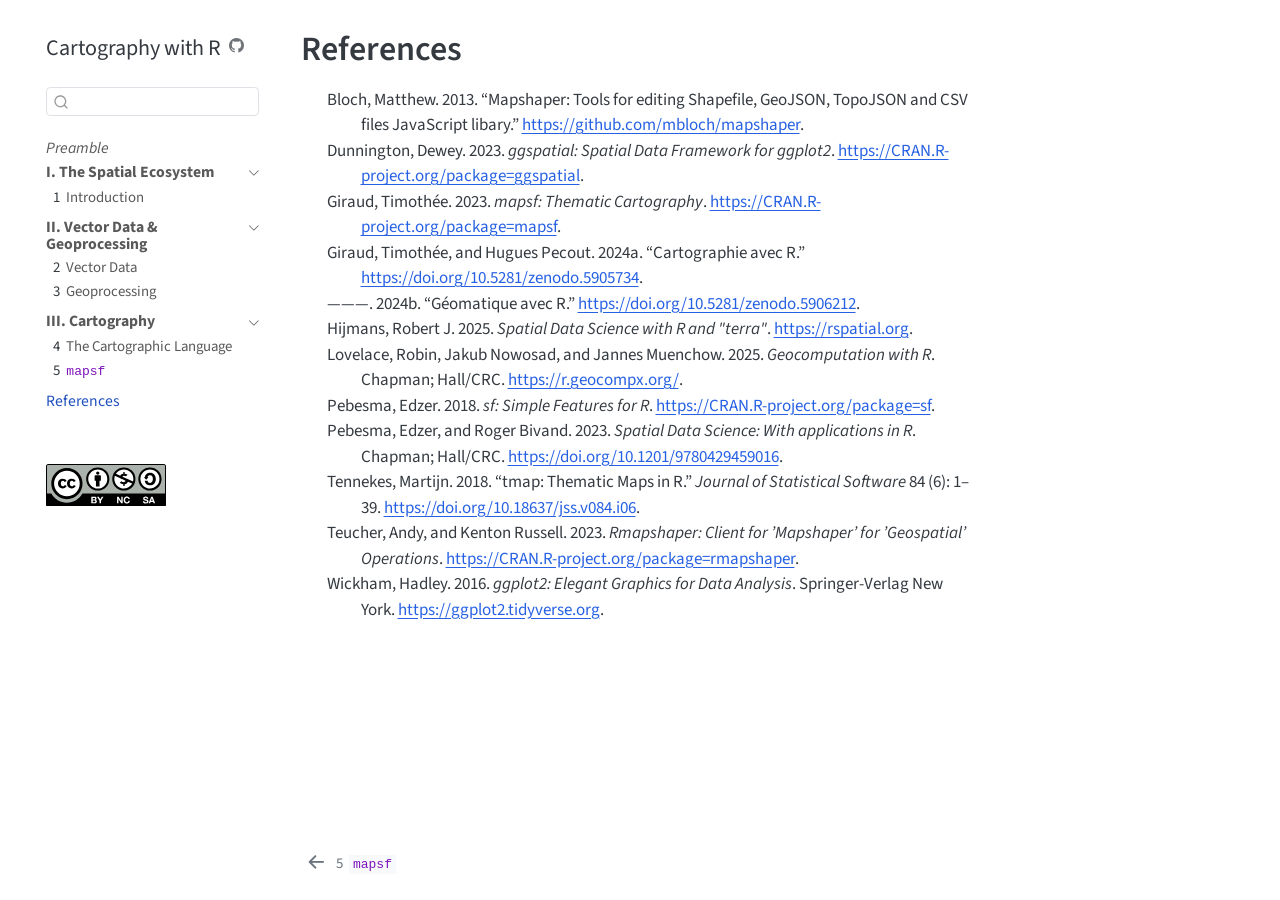
<file: docs/2000_references.html>
<!DOCTYPE html>
<html xmlns="http://www.w3.org/1999/xhtml" lang="en" xml:lang="en"><head>

<meta charset="utf-8">
<meta name="generator" content="quarto-1.6.40">

<meta name="viewport" content="width=device-width, initial-scale=1.0, user-scalable=yes">

<meta name="author" content="Timothée Giraud et Hugues Pecout">
<meta name="description" content="Create reproducible maps with R">

<title>Cartography with R</title>
<style>
code{white-space: pre-wrap;}
span.smallcaps{font-variant: small-caps;}
div.columns{display: flex; gap: min(4vw, 1.5em);}
div.column{flex: auto; overflow-x: auto;}
div.hanging-indent{margin-left: 1.5em; text-indent: -1.5em;}
ul.task-list{list-style: none;}
ul.task-list li input[type="checkbox"] {
  width: 0.8em;
  margin: 0 0.8em 0.2em -1em; /* quarto-specific, see https://github.com/quarto-dev/quarto-cli/issues/4556 */ 
  vertical-align: middle;
}
/* CSS for citations */
div.csl-bib-body { }
div.csl-entry {
  clear: both;
}
.hanging-indent div.csl-entry {
  margin-left:2em;
  text-indent:-2em;
}
div.csl-left-margin {
  min-width:2em;
  float:left;
}
div.csl-right-inline {
  margin-left:2em;
  padding-left:1em;
}
div.csl-indent {
  margin-left: 2em;
}</style>


<script src="site_libs/quarto-nav/quarto-nav.js"></script>
<script src="site_libs/quarto-nav/headroom.min.js"></script>
<script src="site_libs/clipboard/clipboard.min.js"></script>
<script src="site_libs/quarto-search/autocomplete.umd.js"></script>
<script src="site_libs/quarto-search/fuse.min.js"></script>
<script src="site_libs/quarto-search/quarto-search.js"></script>
<meta name="quarto:offset" content="./">
<link href="./4_mapsf.html" rel="prev">
<link href="./img/globe-africa-solid.svg" rel="icon" type="image/svg+xml">
<script src="site_libs/quarto-html/quarto.js"></script>
<script src="site_libs/quarto-html/popper.min.js"></script>
<script src="site_libs/quarto-html/tippy.umd.min.js"></script>
<script src="site_libs/quarto-html/anchor.min.js"></script>
<link href="site_libs/quarto-html/tippy.css" rel="stylesheet">
<link href="site_libs/quarto-html/quarto-syntax-highlighting-549806ee2085284f45b00abea8c6df48.css" rel="stylesheet" id="quarto-text-highlighting-styles">
<script src="site_libs/bootstrap/bootstrap.min.js"></script>
<link href="site_libs/bootstrap/bootstrap-icons.css" rel="stylesheet">
<link href="site_libs/bootstrap/bootstrap-7aaafe8f88d9ab8307b30e01b0806846.min.css" rel="stylesheet" append-hash="true" id="quarto-bootstrap" data-mode="light">
<script id="quarto-search-options" type="application/json">{
  "location": "sidebar",
  "copy-button": false,
  "collapse-after": 3,
  "panel-placement": "start",
  "type": "textbox",
  "limit": 50,
  "keyboard-shortcut": [
    "f",
    "/",
    "s"
  ],
  "show-item-context": false,
  "language": {
    "search-no-results-text": "No results",
    "search-matching-documents-text": "matching documents",
    "search-copy-link-title": "Copy link to search",
    "search-hide-matches-text": "Hide additional matches",
    "search-more-match-text": "more match in this document",
    "search-more-matches-text": "more matches in this document",
    "search-clear-button-title": "Clear",
    "search-text-placeholder": "",
    "search-detached-cancel-button-title": "Cancel",
    "search-submit-button-title": "Submit",
    "search-label": "Search"
  }
}</script>


<meta property="og:title" content="Cartography with R">
<meta property="og:description" content="Create reproducible maps with R">
<meta property="og:site_name" content="Cartography with R">
</head>

<body class="nav-sidebar floating">

<div id="quarto-search-results"></div>
  <header id="quarto-header" class="headroom fixed-top">
  <nav class="quarto-secondary-nav">
    <div class="container-fluid d-flex">
      <button type="button" class="quarto-btn-toggle btn" data-bs-toggle="collapse" role="button" data-bs-target=".quarto-sidebar-collapse-item" aria-controls="quarto-sidebar" aria-expanded="false" aria-label="Toggle sidebar navigation" onclick="if (window.quartoToggleHeadroom) { window.quartoToggleHeadroom(); }">
        <i class="bi bi-layout-text-sidebar-reverse"></i>
      </button>
        <nav class="quarto-page-breadcrumbs" aria-label="breadcrumb"><ol class="breadcrumb"><li class="breadcrumb-item"><a href="./2000_references.html">References</a></li></ol></nav>
        <a class="flex-grow-1" role="navigation" data-bs-toggle="collapse" data-bs-target=".quarto-sidebar-collapse-item" aria-controls="quarto-sidebar" aria-expanded="false" aria-label="Toggle sidebar navigation" onclick="if (window.quartoToggleHeadroom) { window.quartoToggleHeadroom(); }">      
        </a>
      <button type="button" class="btn quarto-search-button" aria-label="Search" onclick="window.quartoOpenSearch();">
        <i class="bi bi-search"></i>
      </button>
    </div>
  </nav>
</header>
<!-- content -->
<div id="quarto-content" class="quarto-container page-columns page-rows-contents page-layout-article">
<!-- sidebar -->
  <nav id="quarto-sidebar" class="sidebar collapse collapse-horizontal quarto-sidebar-collapse-item sidebar-navigation floating overflow-auto">
    <div class="pt-lg-2 mt-2 text-left sidebar-header">
    <div class="sidebar-title mb-0 py-0">
      <a href="./">Cartography with R</a> 
        <div class="sidebar-tools-main">
    <a href="https://github.com/rcarto/cartography_with_r/" title="Source Code" class="quarto-navigation-tool px-1" aria-label="Source Code"><i class="bi bi-github"></i></a>
</div>
    </div>
      </div>
        <div class="mt-2 flex-shrink-0 align-items-center">
        <div class="sidebar-search">
        <div id="quarto-search" class="" title="Search"></div>
        </div>
        </div>
    <div class="sidebar-menu-container"> 
    <ul class="list-unstyled mt-1">
        <li class="sidebar-item">
  <div class="sidebar-item-container"> 
  <a href="./index.html" class="sidebar-item-text sidebar-link">
 <span class="menu-text"><em>Preamble</em></span></a>
  </div>
</li>
        <li class="sidebar-item sidebar-item-section">
      <div class="sidebar-item-container"> 
            <a class="sidebar-item-text sidebar-link text-start" data-bs-toggle="collapse" data-bs-target="#quarto-sidebar-section-1" role="navigation" aria-expanded="true">
 <span class="menu-text"><strong>I. The Spatial Ecosystem</strong></span></a>
          <a class="sidebar-item-toggle text-start" data-bs-toggle="collapse" data-bs-target="#quarto-sidebar-section-1" role="navigation" aria-expanded="true" aria-label="Toggle section">
            <i class="bi bi-chevron-right ms-2"></i>
          </a> 
      </div>
      <ul id="quarto-sidebar-section-1" class="collapse list-unstyled sidebar-section depth1 show">  
          <li class="sidebar-item">
  <div class="sidebar-item-container"> 
  <a href="./0_spatial_ecosystem.html" class="sidebar-item-text sidebar-link">
 <span class="menu-text"><span class="chapter-number">1</span>&nbsp; <span class="chapter-title">Introduction</span></span></a>
  </div>
</li>
      </ul>
  </li>
        <li class="sidebar-item sidebar-item-section">
      <div class="sidebar-item-container"> 
            <a class="sidebar-item-text sidebar-link text-start" data-bs-toggle="collapse" data-bs-target="#quarto-sidebar-section-2" role="navigation" aria-expanded="true">
 <span class="menu-text"><strong>II. Vector Data &amp; Geoprocessing</strong></span></a>
          <a class="sidebar-item-toggle text-start" data-bs-toggle="collapse" data-bs-target="#quarto-sidebar-section-2" role="navigation" aria-expanded="true" aria-label="Toggle section">
            <i class="bi bi-chevron-right ms-2"></i>
          </a> 
      </div>
      <ul id="quarto-sidebar-section-2" class="collapse list-unstyled sidebar-section depth1 show">  
          <li class="sidebar-item">
  <div class="sidebar-item-container"> 
  <a href="./1_vector_data.html" class="sidebar-item-text sidebar-link">
 <span class="menu-text"><span class="chapter-number">2</span>&nbsp; <span class="chapter-title">Vector Data</span></span></a>
  </div>
</li>
          <li class="sidebar-item">
  <div class="sidebar-item-container"> 
  <a href="./2_geoprocessing.html" class="sidebar-item-text sidebar-link">
 <span class="menu-text"><span class="chapter-number">3</span>&nbsp; <span class="chapter-title">Geoprocessing</span></span></a>
  </div>
</li>
      </ul>
  </li>
        <li class="sidebar-item sidebar-item-section">
      <div class="sidebar-item-container"> 
            <a class="sidebar-item-text sidebar-link text-start" data-bs-toggle="collapse" data-bs-target="#quarto-sidebar-section-3" role="navigation" aria-expanded="true">
 <span class="menu-text"><strong>III. Cartography</strong></span></a>
          <a class="sidebar-item-toggle text-start" data-bs-toggle="collapse" data-bs-target="#quarto-sidebar-section-3" role="navigation" aria-expanded="true" aria-label="Toggle section">
            <i class="bi bi-chevron-right ms-2"></i>
          </a> 
      </div>
      <ul id="quarto-sidebar-section-3" class="collapse list-unstyled sidebar-section depth1 show">  
          <li class="sidebar-item">
  <div class="sidebar-item-container"> 
  <a href="./3_cartography.html" class="sidebar-item-text sidebar-link">
 <span class="menu-text"><span class="chapter-number">4</span>&nbsp; <span class="chapter-title">The Cartographic Language</span></span></a>
  </div>
</li>
          <li class="sidebar-item">
  <div class="sidebar-item-container"> 
  <a href="./4_mapsf.html" class="sidebar-item-text sidebar-link">
 <span class="menu-text"><span class="chapter-number">5</span>&nbsp; <span class="chapter-title"><code>mapsf</code></span></span></a>
  </div>
</li>
      </ul>
  </li>
        <li class="sidebar-item">
  <div class="sidebar-item-container"> 
  <a href="./2000_references.html" class="sidebar-item-text sidebar-link active">
 <span class="menu-text">References</span></a>
  </div>
</li>
    </ul>
    </div>
<div class="quarto-sidebar-footer"><div class="sidebar-footer-item">
<p><br><a href="https://creativecommons.org/licenses/by-nc-sa/4.0/deed.fr"><img src="img/cc-icon.svg" height="42"></a></p>
</div></div></nav>
<div id="quarto-sidebar-glass" class="quarto-sidebar-collapse-item" data-bs-toggle="collapse" data-bs-target=".quarto-sidebar-collapse-item"></div>
<!-- margin-sidebar -->
    <div id="quarto-margin-sidebar" class="sidebar margin-sidebar zindex-bottom">
        
    </div>
<!-- main -->
<main class="content" id="quarto-document-content">

<header id="title-block-header" class="quarto-title-block default">
<div class="quarto-title">
<h1 class="title">References</h1>
</div>



<div class="quarto-title-meta">

    
  
    
  </div>
  


</header>


<div id="refs" class="references csl-bib-body hanging-indent" data-entry-spacing="0" role="list">
<div id="ref-JS-mapshaper" class="csl-entry" role="listitem">
Bloch, Matthew. 2013. <span>“<span class="nocase">Mapshaper: Tools for
editing Shapefile, GeoJSON, TopoJSON and CSV files JavaScript
libary</span>.”</span> <a href="https://github.com/mbloch/mapshaper">https://github.com/mbloch/mapshaper</a>.
</div>
<div id="ref-R-ggspatial" class="csl-entry" role="listitem">
Dunnington, Dewey. 2023. <em><span class="nocase">ggspatial: Spatial
Data Framework for ggplot2</span></em>. <a href="https://CRAN.R-project.org/package=ggspatial">https://CRAN.R-project.org/package=ggspatial</a>.
</div>
<div id="ref-R-mapsf" class="csl-entry" role="listitem">
Giraud, Timothée. 2023. <em><span class="nocase">mapsf: Thematic
Cartography</span></em>. <a href="https://CRAN.R-project.org/package=mapsf">https://CRAN.R-project.org/package=mapsf</a>.
</div>
<div id="ref-cartowithr" class="csl-entry" role="listitem">
Giraud, Timothée, and Hugues Pecout. 2024a. <span>“<span class="nocase">Cartographie avec R</span>.”</span> <a href="https://doi.org/10.5281/zenodo.5905734">https://doi.org/10.5281/zenodo.5905734</a>.
</div>
<div id="ref-geowithr" class="csl-entry" role="listitem">
———. 2024b. <span>“<span class="nocase">Géomatique avec
R</span>.”</span> <a href="https://doi.org/10.5281/zenodo.5906212">https://doi.org/10.5281/zenodo.5906212</a>.
</div>
<div id="ref-hijmans" class="csl-entry" role="listitem">
Hijmans, Robert J. 2025. <em><span class="nocase">Spatial Data Science
with R and "terra"</span></em>. <a href="https://rspatial.org">https://rspatial.org</a>.
</div>
<div id="ref-lovelace2025" class="csl-entry" role="listitem">
Lovelace, Robin, Jakub Nowosad, and Jannes Muenchow. 2025.
<em>Geocomputation with <span>R</span></em>. Chapman; Hall/CRC. <a href="https://r.geocompx.org/">https://r.geocompx.org/</a>.
</div>
<div id="ref-R-sf" class="csl-entry" role="listitem">
Pebesma, Edzer. 2018. <em><span class="nocase">sf: Simple Features for
R</span></em>. <a href="https://CRAN.R-project.org/package=sf">https://CRAN.R-project.org/package=sf</a>.
</div>
<div id="ref-pebesma2023" class="csl-entry" role="listitem">
Pebesma, Edzer, and Roger Bivand. 2023. <em><span class="nocase">Spatial
Data Science: With applications in R</span></em>. Chapman; Hall/CRC. <a href="https://doi.org/10.1201/9780429459016">https://doi.org/10.1201/9780429459016</a>.
</div>
<div id="ref-R-tmap" class="csl-entry" role="listitem">
Tennekes, Martijn. 2018. <span>“<span class="nocase">tmap</span>:
Thematic Maps in <span>R</span>.”</span> <em>Journal of Statistical
Software</em> 84 (6): 1–39. <a href="https://doi.org/10.18637/jss.v084.i06">https://doi.org/10.18637/jss.v084.i06</a>.
</div>
<div id="ref-R-mapshaper" class="csl-entry" role="listitem">
Teucher, Andy, and Kenton Russell. 2023. <em>Rmapshaper: Client for
’Mapshaper’ for ’Geospatial’ Operations</em>. <a href="https://CRAN.R-project.org/package=rmapshaper">https://CRAN.R-project.org/package=rmapshaper</a>.
</div>
<div id="ref-R-ggplot2" class="csl-entry" role="listitem">
Wickham, Hadley. 2016. <em><span class="nocase">ggplot2: Elegant
Graphics for Data Analysis</span></em>. Springer-Verlag New York. <a href="https://ggplot2.tidyverse.org">https://ggplot2.tidyverse.org</a>.
</div>
</div>



</main> <!-- /main -->
<script id="quarto-html-after-body" type="application/javascript">
window.document.addEventListener("DOMContentLoaded", function (event) {
  const toggleBodyColorMode = (bsSheetEl) => {
    const mode = bsSheetEl.getAttribute("data-mode");
    const bodyEl = window.document.querySelector("body");
    if (mode === "dark") {
      bodyEl.classList.add("quarto-dark");
      bodyEl.classList.remove("quarto-light");
    } else {
      bodyEl.classList.add("quarto-light");
      bodyEl.classList.remove("quarto-dark");
    }
  }
  const toggleBodyColorPrimary = () => {
    const bsSheetEl = window.document.querySelector("link#quarto-bootstrap");
    if (bsSheetEl) {
      toggleBodyColorMode(bsSheetEl);
    }
  }
  toggleBodyColorPrimary();  
  const icon = "";
  const anchorJS = new window.AnchorJS();
  anchorJS.options = {
    placement: 'right',
    icon: icon
  };
  anchorJS.add('.anchored');
  const isCodeAnnotation = (el) => {
    for (const clz of el.classList) {
      if (clz.startsWith('code-annotation-')) {                     
        return true;
      }
    }
    return false;
  }
  const onCopySuccess = function(e) {
    // button target
    const button = e.trigger;
    // don't keep focus
    button.blur();
    // flash "checked"
    button.classList.add('code-copy-button-checked');
    var currentTitle = button.getAttribute("title");
    button.setAttribute("title", "Copied!");
    let tooltip;
    if (window.bootstrap) {
      button.setAttribute("data-bs-toggle", "tooltip");
      button.setAttribute("data-bs-placement", "left");
      button.setAttribute("data-bs-title", "Copied!");
      tooltip = new bootstrap.Tooltip(button, 
        { trigger: "manual", 
          customClass: "code-copy-button-tooltip",
          offset: [0, -8]});
      tooltip.show();    
    }
    setTimeout(function() {
      if (tooltip) {
        tooltip.hide();
        button.removeAttribute("data-bs-title");
        button.removeAttribute("data-bs-toggle");
        button.removeAttribute("data-bs-placement");
      }
      button.setAttribute("title", currentTitle);
      button.classList.remove('code-copy-button-checked');
    }, 1000);
    // clear code selection
    e.clearSelection();
  }
  const getTextToCopy = function(trigger) {
      const codeEl = trigger.previousElementSibling.cloneNode(true);
      for (const childEl of codeEl.children) {
        if (isCodeAnnotation(childEl)) {
          childEl.remove();
        }
      }
      return codeEl.innerText;
  }
  const clipboard = new window.ClipboardJS('.code-copy-button:not([data-in-quarto-modal])', {
    text: getTextToCopy
  });
  clipboard.on('success', onCopySuccess);
  if (window.document.getElementById('quarto-embedded-source-code-modal')) {
    const clipboardModal = new window.ClipboardJS('.code-copy-button[data-in-quarto-modal]', {
      text: getTextToCopy,
      container: window.document.getElementById('quarto-embedded-source-code-modal')
    });
    clipboardModal.on('success', onCopySuccess);
  }
    var localhostRegex = new RegExp(/^(?:http|https):\/\/localhost\:?[0-9]*\//);
    var mailtoRegex = new RegExp(/^mailto:/);
      var filterRegex = new RegExp("https:\/\/rcarto\.github\.io\/rcarto\/cartography_with_r\/");
    var isInternal = (href) => {
        return filterRegex.test(href) || localhostRegex.test(href) || mailtoRegex.test(href);
    }
    // Inspect non-navigation links and adorn them if external
 	var links = window.document.querySelectorAll('a[href]:not(.nav-link):not(.navbar-brand):not(.toc-action):not(.sidebar-link):not(.sidebar-item-toggle):not(.pagination-link):not(.no-external):not([aria-hidden]):not(.dropdown-item):not(.quarto-navigation-tool):not(.about-link)');
    for (var i=0; i<links.length; i++) {
      const link = links[i];
      if (!isInternal(link.href)) {
        // undo the damage that might have been done by quarto-nav.js in the case of
        // links that we want to consider external
        if (link.dataset.originalHref !== undefined) {
          link.href = link.dataset.originalHref;
        }
      }
    }
  function tippyHover(el, contentFn, onTriggerFn, onUntriggerFn) {
    const config = {
      allowHTML: true,
      maxWidth: 500,
      delay: 100,
      arrow: false,
      appendTo: function(el) {
          return el.parentElement;
      },
      interactive: true,
      interactiveBorder: 10,
      theme: 'quarto',
      placement: 'bottom-start',
    };
    if (contentFn) {
      config.content = contentFn;
    }
    if (onTriggerFn) {
      config.onTrigger = onTriggerFn;
    }
    if (onUntriggerFn) {
      config.onUntrigger = onUntriggerFn;
    }
    window.tippy(el, config); 
  }
  const noterefs = window.document.querySelectorAll('a[role="doc-noteref"]');
  for (var i=0; i<noterefs.length; i++) {
    const ref = noterefs[i];
    tippyHover(ref, function() {
      // use id or data attribute instead here
      let href = ref.getAttribute('data-footnote-href') || ref.getAttribute('href');
      try { href = new URL(href).hash; } catch {}
      const id = href.replace(/^#\/?/, "");
      const note = window.document.getElementById(id);
      if (note) {
        return note.innerHTML;
      } else {
        return "";
      }
    });
  }
  const xrefs = window.document.querySelectorAll('a.quarto-xref');
  const processXRef = (id, note) => {
    // Strip column container classes
    const stripColumnClz = (el) => {
      el.classList.remove("page-full", "page-columns");
      if (el.children) {
        for (const child of el.children) {
          stripColumnClz(child);
        }
      }
    }
    stripColumnClz(note)
    if (id === null || id.startsWith('sec-')) {
      // Special case sections, only their first couple elements
      const container = document.createElement("div");
      if (note.children && note.children.length > 2) {
        container.appendChild(note.children[0].cloneNode(true));
        for (let i = 1; i < note.children.length; i++) {
          const child = note.children[i];
          if (child.tagName === "P" && child.innerText === "") {
            continue;
          } else {
            container.appendChild(child.cloneNode(true));
            break;
          }
        }
        if (window.Quarto?.typesetMath) {
          window.Quarto.typesetMath(container);
        }
        return container.innerHTML
      } else {
        if (window.Quarto?.typesetMath) {
          window.Quarto.typesetMath(note);
        }
        return note.innerHTML;
      }
    } else {
      // Remove any anchor links if they are present
      const anchorLink = note.querySelector('a.anchorjs-link');
      if (anchorLink) {
        anchorLink.remove();
      }
      if (window.Quarto?.typesetMath) {
        window.Quarto.typesetMath(note);
      }
      if (note.classList.contains("callout")) {
        return note.outerHTML;
      } else {
        return note.innerHTML;
      }
    }
  }
  for (var i=0; i<xrefs.length; i++) {
    const xref = xrefs[i];
    tippyHover(xref, undefined, function(instance) {
      instance.disable();
      let url = xref.getAttribute('href');
      let hash = undefined; 
      if (url.startsWith('#')) {
        hash = url;
      } else {
        try { hash = new URL(url).hash; } catch {}
      }
      if (hash) {
        const id = hash.replace(/^#\/?/, "");
        const note = window.document.getElementById(id);
        if (note !== null) {
          try {
            const html = processXRef(id, note.cloneNode(true));
            instance.setContent(html);
          } finally {
            instance.enable();
            instance.show();
          }
        } else {
          // See if we can fetch this
          fetch(url.split('#')[0])
          .then(res => res.text())
          .then(html => {
            const parser = new DOMParser();
            const htmlDoc = parser.parseFromString(html, "text/html");
            const note = htmlDoc.getElementById(id);
            if (note !== null) {
              const html = processXRef(id, note);
              instance.setContent(html);
            } 
          }).finally(() => {
            instance.enable();
            instance.show();
          });
        }
      } else {
        // See if we can fetch a full url (with no hash to target)
        // This is a special case and we should probably do some content thinning / targeting
        fetch(url)
        .then(res => res.text())
        .then(html => {
          const parser = new DOMParser();
          const htmlDoc = parser.parseFromString(html, "text/html");
          const note = htmlDoc.querySelector('main.content');
          if (note !== null) {
            // This should only happen for chapter cross references
            // (since there is no id in the URL)
            // remove the first header
            if (note.children.length > 0 && note.children[0].tagName === "HEADER") {
              note.children[0].remove();
            }
            const html = processXRef(null, note);
            instance.setContent(html);
          } 
        }).finally(() => {
          instance.enable();
          instance.show();
        });
      }
    }, function(instance) {
    });
  }
      let selectedAnnoteEl;
      const selectorForAnnotation = ( cell, annotation) => {
        let cellAttr = 'data-code-cell="' + cell + '"';
        let lineAttr = 'data-code-annotation="' +  annotation + '"';
        const selector = 'span[' + cellAttr + '][' + lineAttr + ']';
        return selector;
      }
      const selectCodeLines = (annoteEl) => {
        const doc = window.document;
        const targetCell = annoteEl.getAttribute("data-target-cell");
        const targetAnnotation = annoteEl.getAttribute("data-target-annotation");
        const annoteSpan = window.document.querySelector(selectorForAnnotation(targetCell, targetAnnotation));
        const lines = annoteSpan.getAttribute("data-code-lines").split(",");
        const lineIds = lines.map((line) => {
          return targetCell + "-" + line;
        })
        let top = null;
        let height = null;
        let parent = null;
        if (lineIds.length > 0) {
            //compute the position of the single el (top and bottom and make a div)
            const el = window.document.getElementById(lineIds[0]);
            top = el.offsetTop;
            height = el.offsetHeight;
            parent = el.parentElement.parentElement;
          if (lineIds.length > 1) {
            const lastEl = window.document.getElementById(lineIds[lineIds.length - 1]);
            const bottom = lastEl.offsetTop + lastEl.offsetHeight;
            height = bottom - top;
          }
          if (top !== null && height !== null && parent !== null) {
            // cook up a div (if necessary) and position it 
            let div = window.document.getElementById("code-annotation-line-highlight");
            if (div === null) {
              div = window.document.createElement("div");
              div.setAttribute("id", "code-annotation-line-highlight");
              div.style.position = 'absolute';
              parent.appendChild(div);
            }
            div.style.top = top - 2 + "px";
            div.style.height = height + 4 + "px";
            div.style.left = 0;
            let gutterDiv = window.document.getElementById("code-annotation-line-highlight-gutter");
            if (gutterDiv === null) {
              gutterDiv = window.document.createElement("div");
              gutterDiv.setAttribute("id", "code-annotation-line-highlight-gutter");
              gutterDiv.style.position = 'absolute';
              const codeCell = window.document.getElementById(targetCell);
              const gutter = codeCell.querySelector('.code-annotation-gutter');
              gutter.appendChild(gutterDiv);
            }
            gutterDiv.style.top = top - 2 + "px";
            gutterDiv.style.height = height + 4 + "px";
          }
          selectedAnnoteEl = annoteEl;
        }
      };
      const unselectCodeLines = () => {
        const elementsIds = ["code-annotation-line-highlight", "code-annotation-line-highlight-gutter"];
        elementsIds.forEach((elId) => {
          const div = window.document.getElementById(elId);
          if (div) {
            div.remove();
          }
        });
        selectedAnnoteEl = undefined;
      };
        // Handle positioning of the toggle
    window.addEventListener(
      "resize",
      throttle(() => {
        elRect = undefined;
        if (selectedAnnoteEl) {
          selectCodeLines(selectedAnnoteEl);
        }
      }, 10)
    );
    function throttle(fn, ms) {
    let throttle = false;
    let timer;
      return (...args) => {
        if(!throttle) { // first call gets through
            fn.apply(this, args);
            throttle = true;
        } else { // all the others get throttled
            if(timer) clearTimeout(timer); // cancel #2
            timer = setTimeout(() => {
              fn.apply(this, args);
              timer = throttle = false;
            }, ms);
        }
      };
    }
      // Attach click handler to the DT
      const annoteDls = window.document.querySelectorAll('dt[data-target-cell]');
      for (const annoteDlNode of annoteDls) {
        annoteDlNode.addEventListener('click', (event) => {
          const clickedEl = event.target;
          if (clickedEl !== selectedAnnoteEl) {
            unselectCodeLines();
            const activeEl = window.document.querySelector('dt[data-target-cell].code-annotation-active');
            if (activeEl) {
              activeEl.classList.remove('code-annotation-active');
            }
            selectCodeLines(clickedEl);
            clickedEl.classList.add('code-annotation-active');
          } else {
            // Unselect the line
            unselectCodeLines();
            clickedEl.classList.remove('code-annotation-active');
          }
        });
      }
  const findCites = (el) => {
    const parentEl = el.parentElement;
    if (parentEl) {
      const cites = parentEl.dataset.cites;
      if (cites) {
        return {
          el,
          cites: cites.split(' ')
        };
      } else {
        return findCites(el.parentElement)
      }
    } else {
      return undefined;
    }
  };
  var bibliorefs = window.document.querySelectorAll('a[role="doc-biblioref"]');
  for (var i=0; i<bibliorefs.length; i++) {
    const ref = bibliorefs[i];
    const citeInfo = findCites(ref);
    if (citeInfo) {
      tippyHover(citeInfo.el, function() {
        var popup = window.document.createElement('div');
        citeInfo.cites.forEach(function(cite) {
          var citeDiv = window.document.createElement('div');
          citeDiv.classList.add('hanging-indent');
          citeDiv.classList.add('csl-entry');
          var biblioDiv = window.document.getElementById('ref-' + cite);
          if (biblioDiv) {
            citeDiv.innerHTML = biblioDiv.innerHTML;
          }
          popup.appendChild(citeDiv);
        });
        return popup.innerHTML;
      });
    }
  }
});
</script>
<nav class="page-navigation">
  <div class="nav-page nav-page-previous">
      <a href="./4_mapsf.html" class="pagination-link" aria-label="`mapsf`">
        <i class="bi bi-arrow-left-short"></i> <span class="nav-page-text"><span class="chapter-number">5</span>&nbsp; <span class="chapter-title"><code>mapsf</code></span></span>
      </a>          
  </div>
  <div class="nav-page nav-page-next">
  </div>
</nav>
</div> <!-- /content -->




</body></html>
</file>
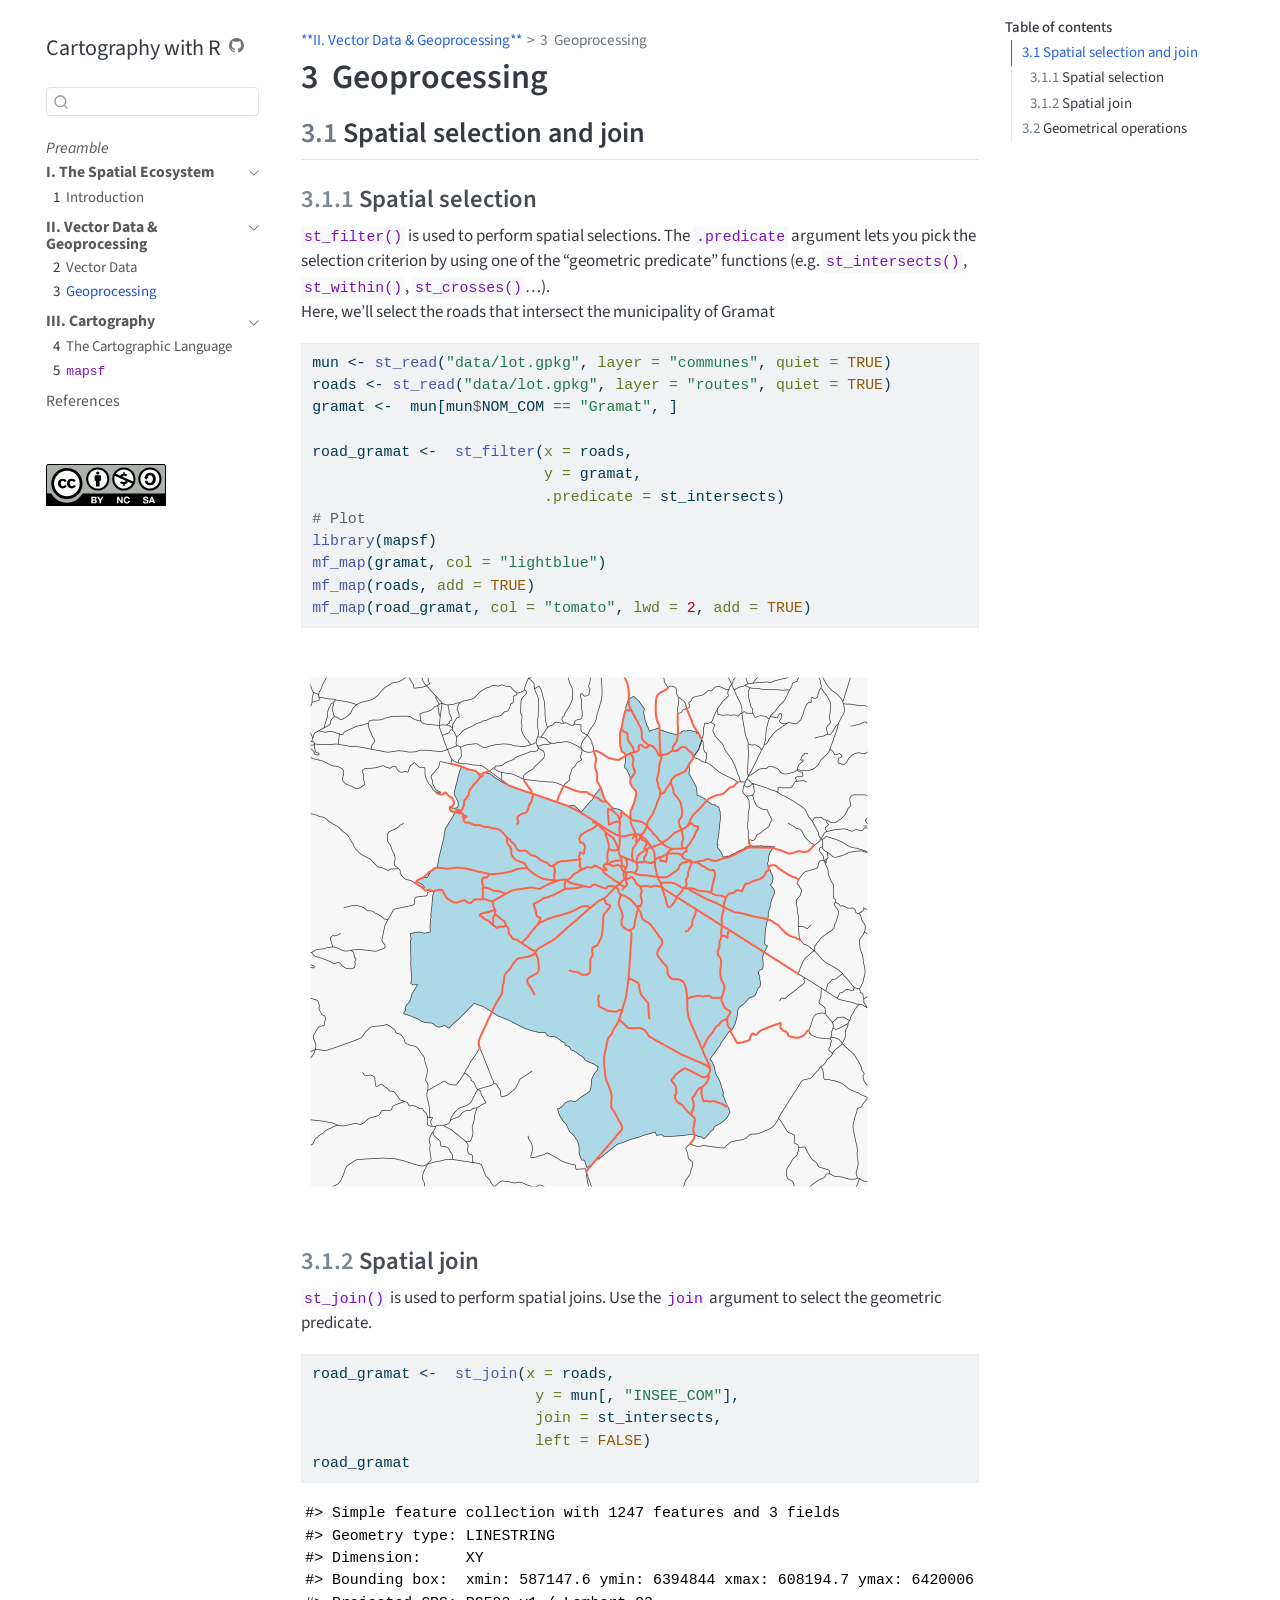
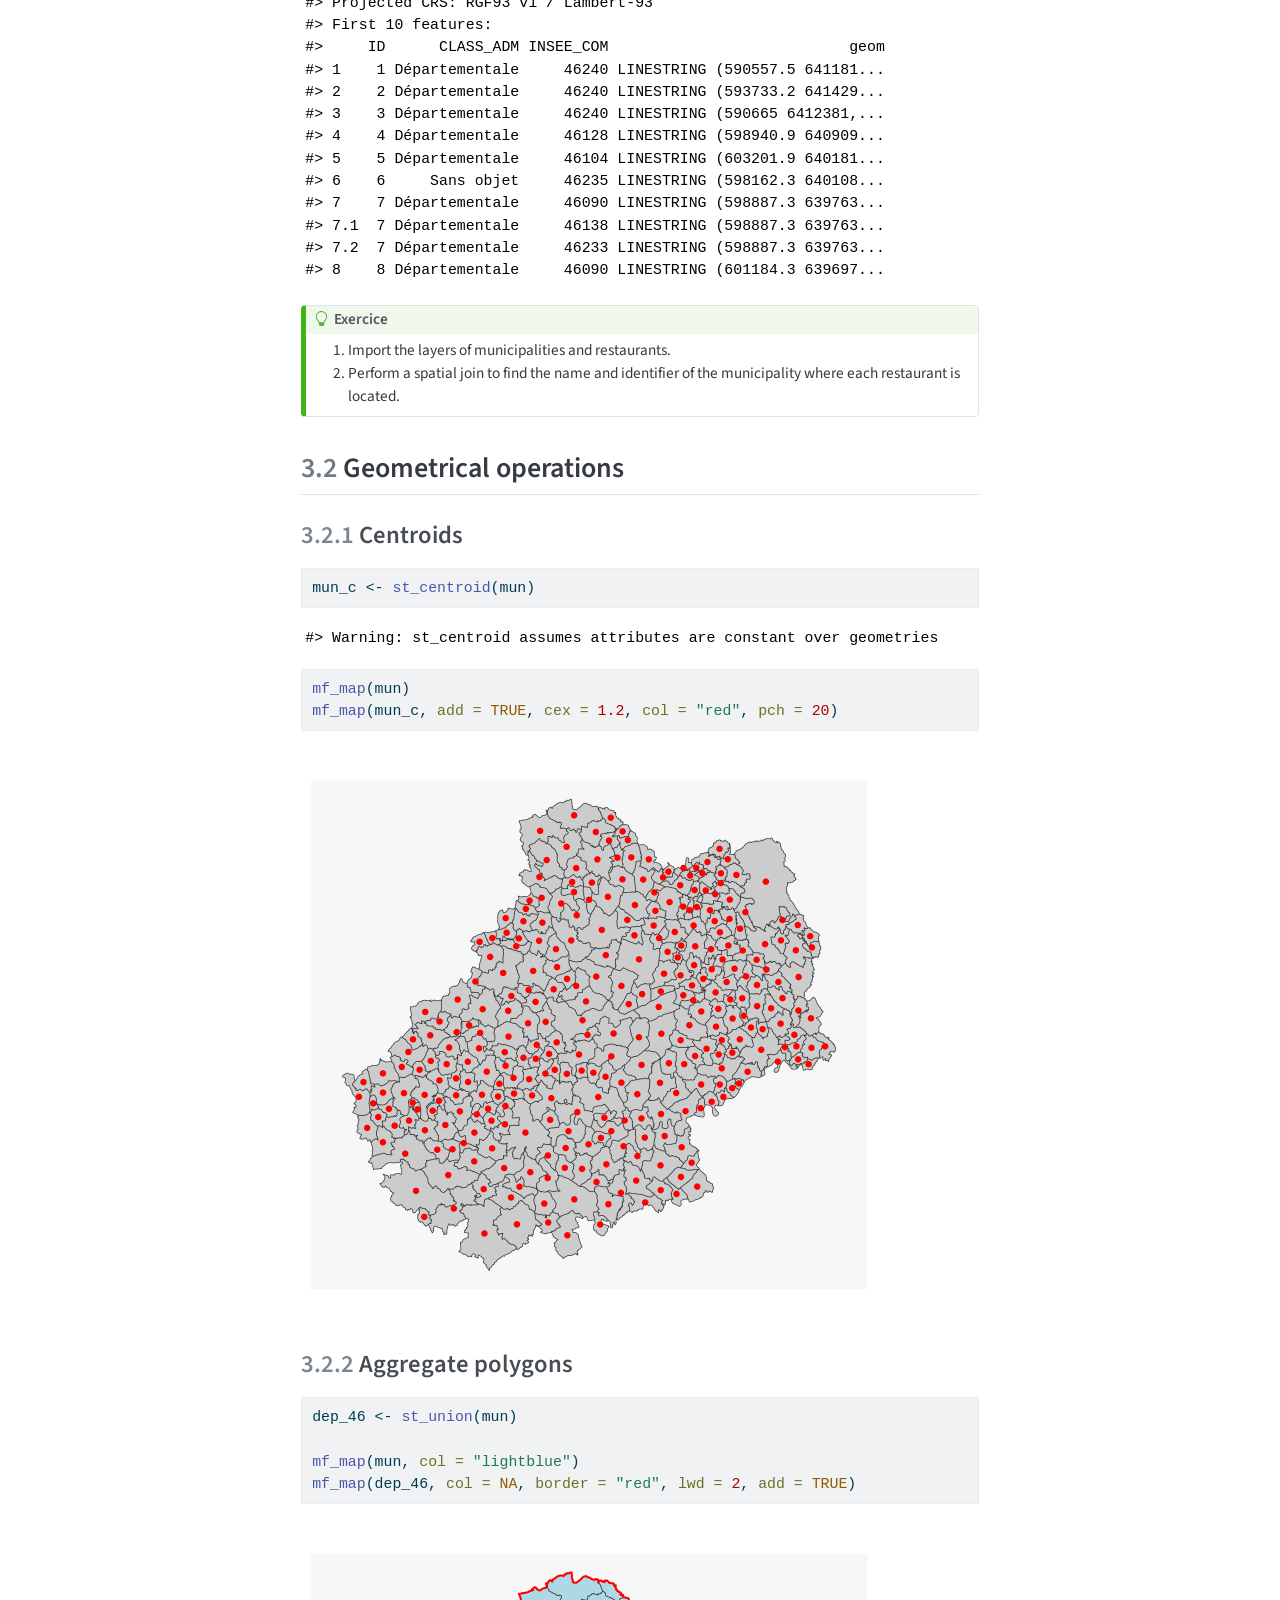
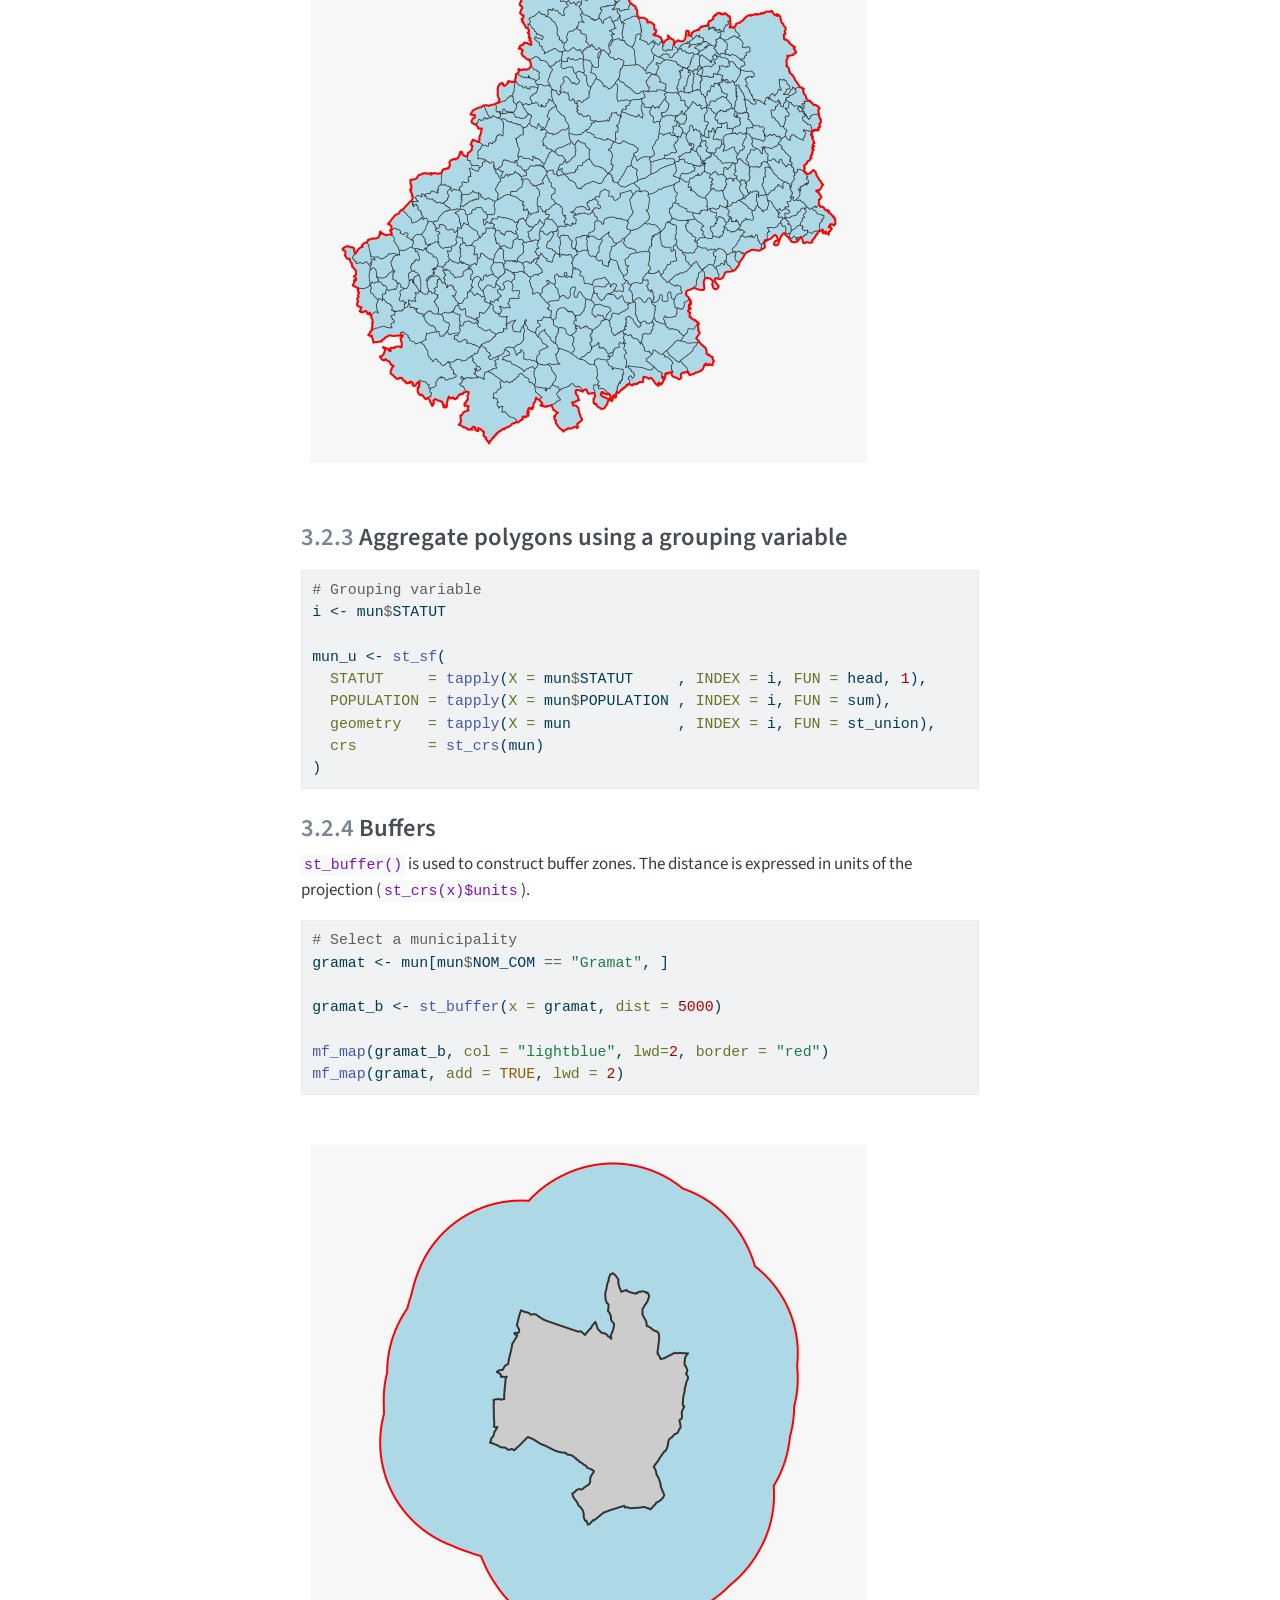
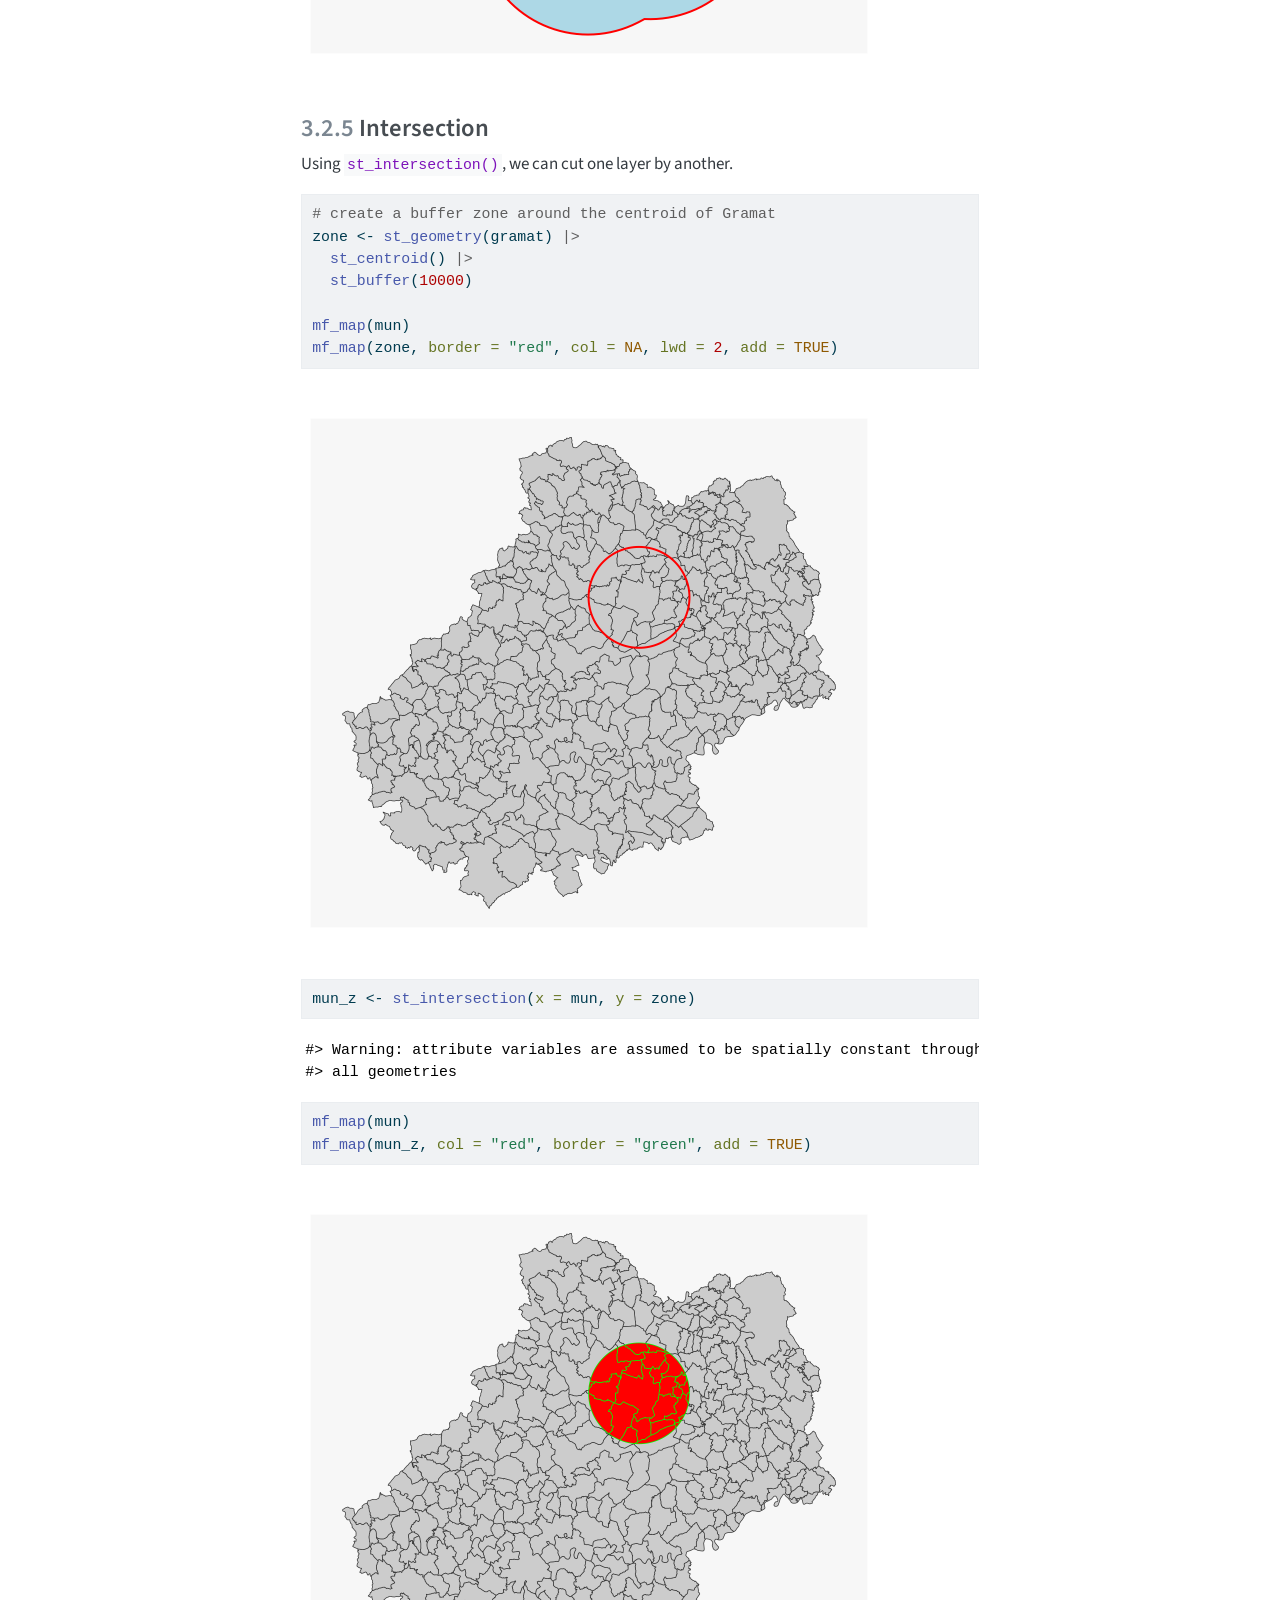
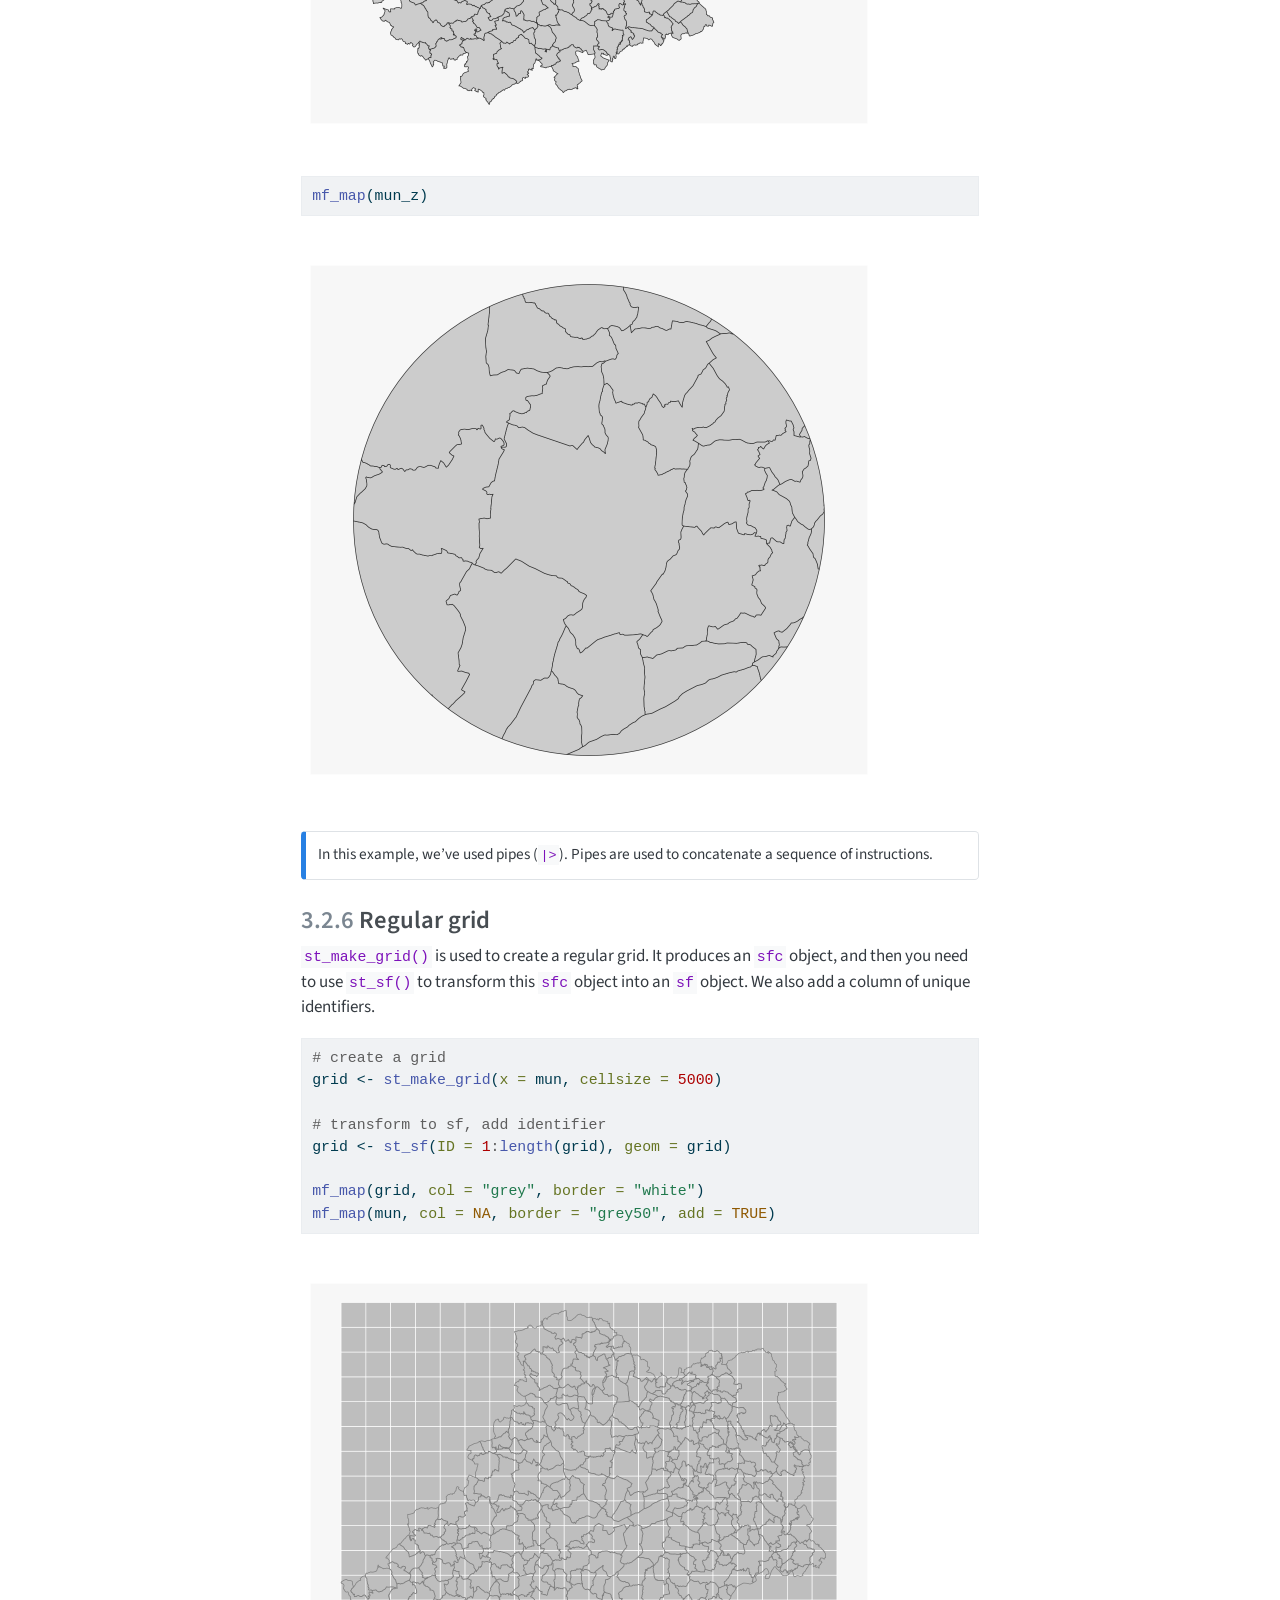
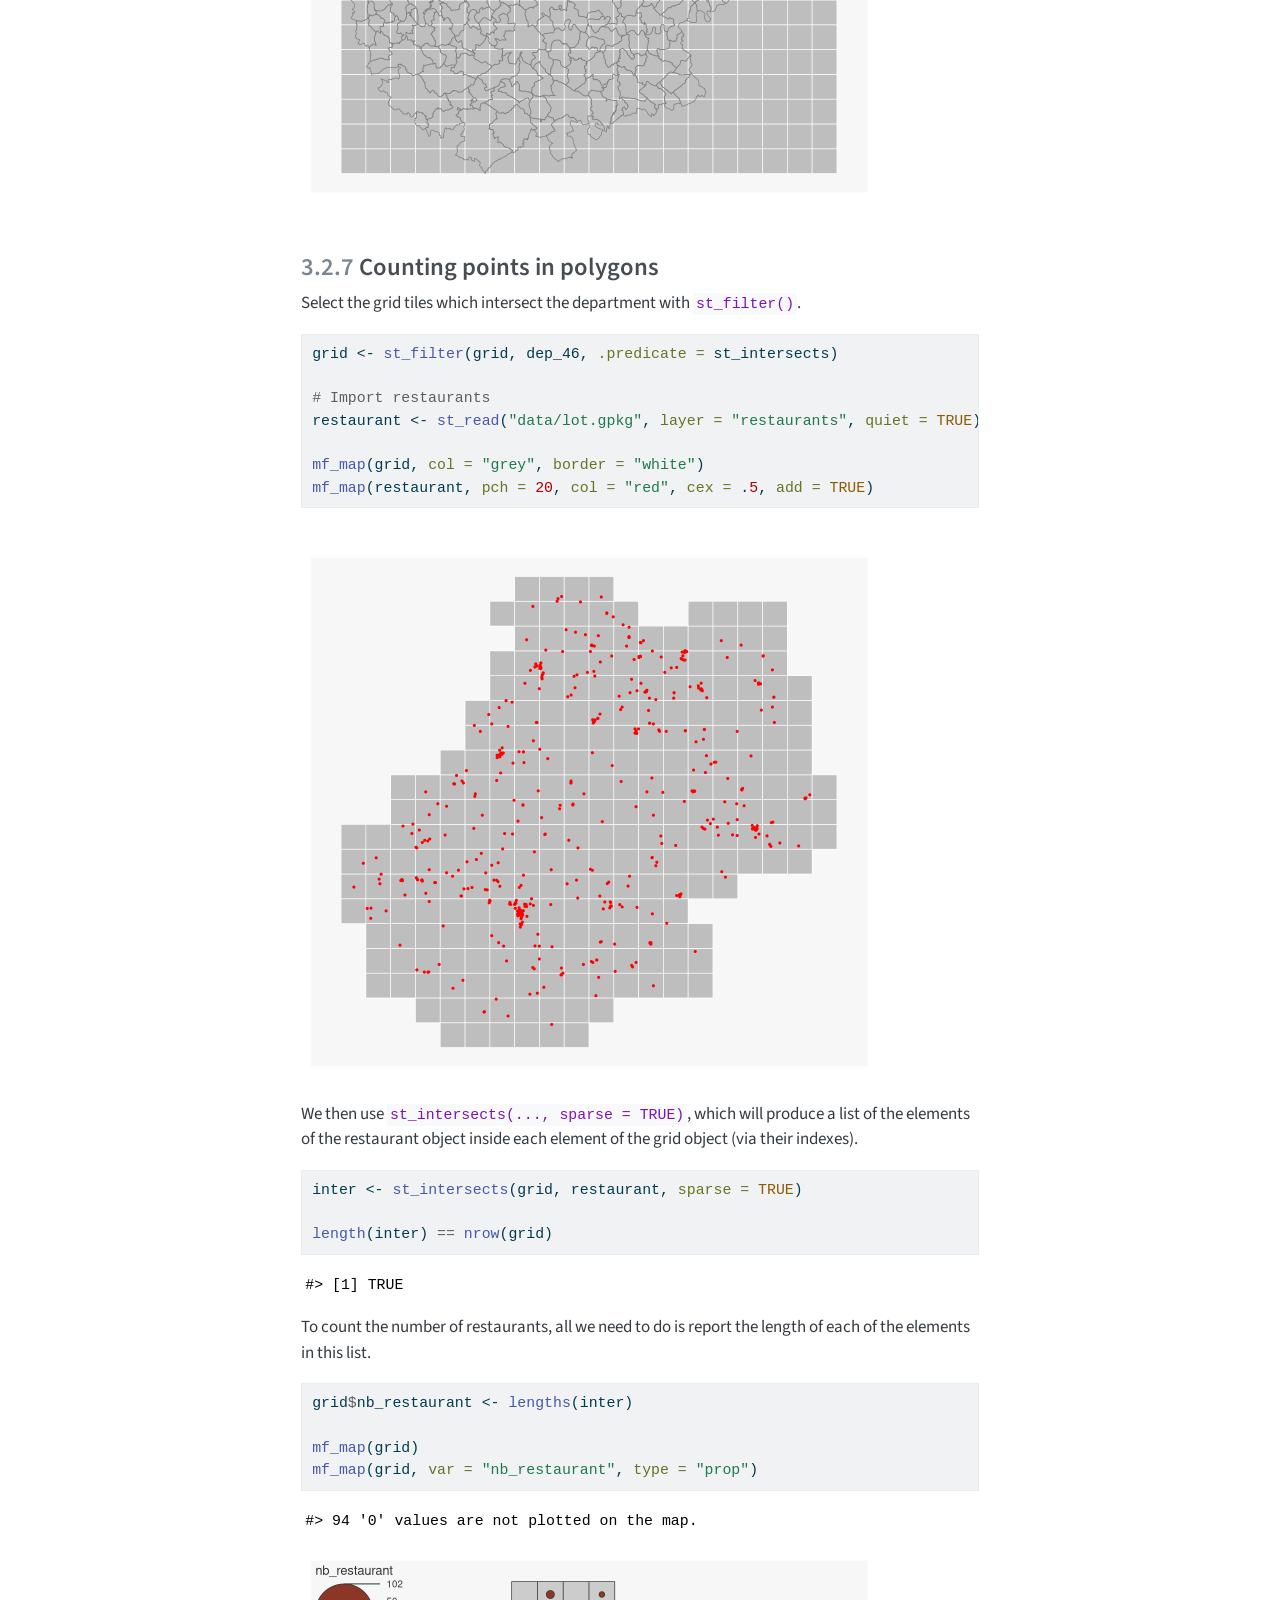
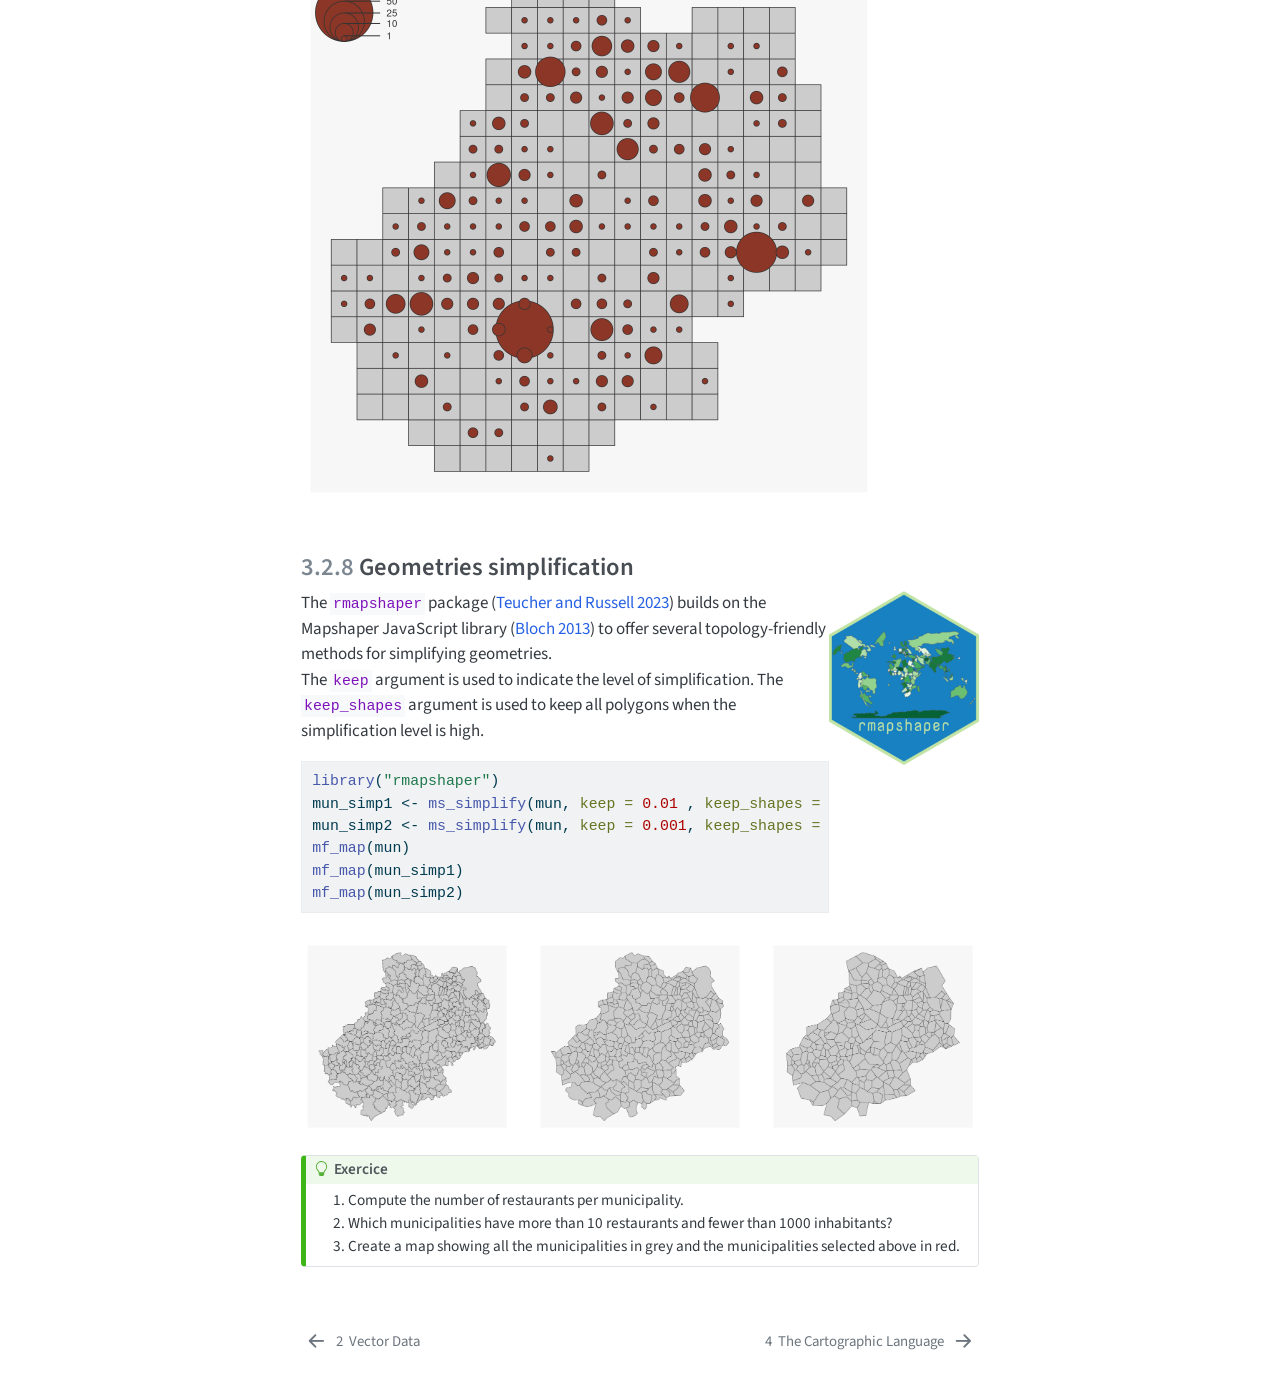
<file: docs/2_geoprocessing.html>
<!DOCTYPE html>
<html xmlns="http://www.w3.org/1999/xhtml" lang="en" xml:lang="en"><head>

<meta charset="utf-8">
<meta name="generator" content="quarto-1.6.40">

<meta name="viewport" content="width=device-width, initial-scale=1.0, user-scalable=yes">

<meta name="author" content="Timothée Giraud et Hugues Pecout">
<meta name="description" content="Create reproducible maps with R">

<title>Cartography with R</title>
<style>
code{white-space: pre-wrap;}
span.smallcaps{font-variant: small-caps;}
div.columns{display: flex; gap: min(4vw, 1.5em);}
div.column{flex: auto; overflow-x: auto;}
div.hanging-indent{margin-left: 1.5em; text-indent: -1.5em;}
ul.task-list{list-style: none;}
ul.task-list li input[type="checkbox"] {
  width: 0.8em;
  margin: 0 0.8em 0.2em -1em; /* quarto-specific, see https://github.com/quarto-dev/quarto-cli/issues/4556 */ 
  vertical-align: middle;
}
/* CSS for syntax highlighting */
pre > code.sourceCode { white-space: pre; position: relative; }
pre > code.sourceCode > span { line-height: 1.25; }
pre > code.sourceCode > span:empty { height: 1.2em; }
.sourceCode { overflow: visible; }
code.sourceCode > span { color: inherit; text-decoration: inherit; }
div.sourceCode { margin: 1em 0; }
pre.sourceCode { margin: 0; }
@media screen {
div.sourceCode { overflow: auto; }
}
@media print {
pre > code.sourceCode { white-space: pre-wrap; }
pre > code.sourceCode > span { display: inline-block; text-indent: -5em; padding-left: 5em; }
}
pre.numberSource code
  { counter-reset: source-line 0; }
pre.numberSource code > span
  { position: relative; left: -4em; counter-increment: source-line; }
pre.numberSource code > span > a:first-child::before
  { content: counter(source-line);
    position: relative; left: -1em; text-align: right; vertical-align: baseline;
    border: none; display: inline-block;
    -webkit-touch-callout: none; -webkit-user-select: none;
    -khtml-user-select: none; -moz-user-select: none;
    -ms-user-select: none; user-select: none;
    padding: 0 4px; width: 4em;
  }
pre.numberSource { margin-left: 3em;  padding-left: 4px; }
div.sourceCode
  {   }
@media screen {
pre > code.sourceCode > span > a:first-child::before { text-decoration: underline; }
}
/* CSS for citations */
div.csl-bib-body { }
div.csl-entry {
  clear: both;
  margin-bottom: 0em;
}
.hanging-indent div.csl-entry {
  margin-left:2em;
  text-indent:-2em;
}
div.csl-left-margin {
  min-width:2em;
  float:left;
}
div.csl-right-inline {
  margin-left:2em;
  padding-left:1em;
}
div.csl-indent {
  margin-left: 2em;
}</style>


<script src="site_libs/quarto-nav/quarto-nav.js"></script>
<script src="site_libs/quarto-nav/headroom.min.js"></script>
<script src="site_libs/clipboard/clipboard.min.js"></script>
<script src="site_libs/quarto-search/autocomplete.umd.js"></script>
<script src="site_libs/quarto-search/fuse.min.js"></script>
<script src="site_libs/quarto-search/quarto-search.js"></script>
<meta name="quarto:offset" content="./">
<link href="./3_cartography.html" rel="next">
<link href="./1_vector_data.html" rel="prev">
<link href="./img/globe-africa-solid.svg" rel="icon" type="image/svg+xml">
<script src="site_libs/quarto-html/quarto.js"></script>
<script src="site_libs/quarto-html/popper.min.js"></script>
<script src="site_libs/quarto-html/tippy.umd.min.js"></script>
<script src="site_libs/quarto-html/anchor.min.js"></script>
<link href="site_libs/quarto-html/tippy.css" rel="stylesheet">
<link href="site_libs/quarto-html/quarto-syntax-highlighting-549806ee2085284f45b00abea8c6df48.css" rel="stylesheet" id="quarto-text-highlighting-styles">
<script src="site_libs/bootstrap/bootstrap.min.js"></script>
<link href="site_libs/bootstrap/bootstrap-icons.css" rel="stylesheet">
<link href="site_libs/bootstrap/bootstrap-7aaafe8f88d9ab8307b30e01b0806846.min.css" rel="stylesheet" append-hash="true" id="quarto-bootstrap" data-mode="light">
<script id="quarto-search-options" type="application/json">{
  "location": "sidebar",
  "copy-button": false,
  "collapse-after": 3,
  "panel-placement": "start",
  "type": "textbox",
  "limit": 50,
  "keyboard-shortcut": [
    "f",
    "/",
    "s"
  ],
  "show-item-context": false,
  "language": {
    "search-no-results-text": "No results",
    "search-matching-documents-text": "matching documents",
    "search-copy-link-title": "Copy link to search",
    "search-hide-matches-text": "Hide additional matches",
    "search-more-match-text": "more match in this document",
    "search-more-matches-text": "more matches in this document",
    "search-clear-button-title": "Clear",
    "search-text-placeholder": "",
    "search-detached-cancel-button-title": "Cancel",
    "search-submit-button-title": "Submit",
    "search-label": "Search"
  }
}</script>


<meta property="og:title" content="Cartography with R">
<meta property="og:description" content="Create reproducible maps with R">
<meta property="og:image" content="https://rcarto.github.io/rcarto/cartography_with_r/figs/sel_spat_inter-1.png">
<meta property="og:site_name" content="Cartography with R">
<meta property="og:image:height" content="1102">
<meta property="og:image:width" content="1152">
</head>

<body class="nav-sidebar floating">

<div id="quarto-search-results"></div>
  <header id="quarto-header" class="headroom fixed-top">
  <nav class="quarto-secondary-nav">
    <div class="container-fluid d-flex">
      <button type="button" class="quarto-btn-toggle btn" data-bs-toggle="collapse" role="button" data-bs-target=".quarto-sidebar-collapse-item" aria-controls="quarto-sidebar" aria-expanded="false" aria-label="Toggle sidebar navigation" onclick="if (window.quartoToggleHeadroom) { window.quartoToggleHeadroom(); }">
        <i class="bi bi-layout-text-sidebar-reverse"></i>
      </button>
        <nav class="quarto-page-breadcrumbs" aria-label="breadcrumb"><ol class="breadcrumb"><li class="breadcrumb-item"><a href="./1_vector_data.html">**II. Vector Data &amp; Geoprocessing**</a></li><li class="breadcrumb-item"><a href="./2_geoprocessing.html"><span class="chapter-number">3</span>&nbsp; <span class="chapter-title">Geoprocessing</span></a></li></ol></nav>
        <a class="flex-grow-1" role="navigation" data-bs-toggle="collapse" data-bs-target=".quarto-sidebar-collapse-item" aria-controls="quarto-sidebar" aria-expanded="false" aria-label="Toggle sidebar navigation" onclick="if (window.quartoToggleHeadroom) { window.quartoToggleHeadroom(); }">      
        </a>
      <button type="button" class="btn quarto-search-button" aria-label="Search" onclick="window.quartoOpenSearch();">
        <i class="bi bi-search"></i>
      </button>
    </div>
  </nav>
</header>
<!-- content -->
<div id="quarto-content" class="quarto-container page-columns page-rows-contents page-layout-article">
<!-- sidebar -->
  <nav id="quarto-sidebar" class="sidebar collapse collapse-horizontal quarto-sidebar-collapse-item sidebar-navigation floating overflow-auto">
    <div class="pt-lg-2 mt-2 text-left sidebar-header">
    <div class="sidebar-title mb-0 py-0">
      <a href="./">Cartography with R</a> 
        <div class="sidebar-tools-main">
    <a href="https://github.com/rcarto/cartography_with_r/" title="Source Code" class="quarto-navigation-tool px-1" aria-label="Source Code"><i class="bi bi-github"></i></a>
</div>
    </div>
      </div>
        <div class="mt-2 flex-shrink-0 align-items-center">
        <div class="sidebar-search">
        <div id="quarto-search" class="" title="Search"></div>
        </div>
        </div>
    <div class="sidebar-menu-container"> 
    <ul class="list-unstyled mt-1">
        <li class="sidebar-item">
  <div class="sidebar-item-container"> 
  <a href="./index.html" class="sidebar-item-text sidebar-link">
 <span class="menu-text"><em>Preamble</em></span></a>
  </div>
</li>
        <li class="sidebar-item sidebar-item-section">
      <div class="sidebar-item-container"> 
            <a class="sidebar-item-text sidebar-link text-start" data-bs-toggle="collapse" data-bs-target="#quarto-sidebar-section-1" role="navigation" aria-expanded="true">
 <span class="menu-text"><strong>I. The Spatial Ecosystem</strong></span></a>
          <a class="sidebar-item-toggle text-start" data-bs-toggle="collapse" data-bs-target="#quarto-sidebar-section-1" role="navigation" aria-expanded="true" aria-label="Toggle section">
            <i class="bi bi-chevron-right ms-2"></i>
          </a> 
      </div>
      <ul id="quarto-sidebar-section-1" class="collapse list-unstyled sidebar-section depth1 show">  
          <li class="sidebar-item">
  <div class="sidebar-item-container"> 
  <a href="./0_spatial_ecosystem.html" class="sidebar-item-text sidebar-link">
 <span class="menu-text"><span class="chapter-number">1</span>&nbsp; <span class="chapter-title">Introduction</span></span></a>
  </div>
</li>
      </ul>
  </li>
        <li class="sidebar-item sidebar-item-section">
      <div class="sidebar-item-container"> 
            <a class="sidebar-item-text sidebar-link text-start" data-bs-toggle="collapse" data-bs-target="#quarto-sidebar-section-2" role="navigation" aria-expanded="true">
 <span class="menu-text"><strong>II. Vector Data &amp; Geoprocessing</strong></span></a>
          <a class="sidebar-item-toggle text-start" data-bs-toggle="collapse" data-bs-target="#quarto-sidebar-section-2" role="navigation" aria-expanded="true" aria-label="Toggle section">
            <i class="bi bi-chevron-right ms-2"></i>
          </a> 
      </div>
      <ul id="quarto-sidebar-section-2" class="collapse list-unstyled sidebar-section depth1 show">  
          <li class="sidebar-item">
  <div class="sidebar-item-container"> 
  <a href="./1_vector_data.html" class="sidebar-item-text sidebar-link">
 <span class="menu-text"><span class="chapter-number">2</span>&nbsp; <span class="chapter-title">Vector Data</span></span></a>
  </div>
</li>
          <li class="sidebar-item">
  <div class="sidebar-item-container"> 
  <a href="./2_geoprocessing.html" class="sidebar-item-text sidebar-link active">
 <span class="menu-text"><span class="chapter-number">3</span>&nbsp; <span class="chapter-title">Geoprocessing</span></span></a>
  </div>
</li>
      </ul>
  </li>
        <li class="sidebar-item sidebar-item-section">
      <div class="sidebar-item-container"> 
            <a class="sidebar-item-text sidebar-link text-start" data-bs-toggle="collapse" data-bs-target="#quarto-sidebar-section-3" role="navigation" aria-expanded="true">
 <span class="menu-text"><strong>III. Cartography</strong></span></a>
          <a class="sidebar-item-toggle text-start" data-bs-toggle="collapse" data-bs-target="#quarto-sidebar-section-3" role="navigation" aria-expanded="true" aria-label="Toggle section">
            <i class="bi bi-chevron-right ms-2"></i>
          </a> 
      </div>
      <ul id="quarto-sidebar-section-3" class="collapse list-unstyled sidebar-section depth1 show">  
          <li class="sidebar-item">
  <div class="sidebar-item-container"> 
  <a href="./3_cartography.html" class="sidebar-item-text sidebar-link">
 <span class="menu-text"><span class="chapter-number">4</span>&nbsp; <span class="chapter-title">The Cartographic Language</span></span></a>
  </div>
</li>
          <li class="sidebar-item">
  <div class="sidebar-item-container"> 
  <a href="./4_mapsf.html" class="sidebar-item-text sidebar-link">
 <span class="menu-text"><span class="chapter-number">5</span>&nbsp; <span class="chapter-title"><code>mapsf</code></span></span></a>
  </div>
</li>
      </ul>
  </li>
        <li class="sidebar-item">
  <div class="sidebar-item-container"> 
  <a href="./2000_references.html" class="sidebar-item-text sidebar-link">
 <span class="menu-text">References</span></a>
  </div>
</li>
    </ul>
    </div>
<div class="quarto-sidebar-footer"><div class="sidebar-footer-item">
<p><br><a href="https://creativecommons.org/licenses/by-nc-sa/4.0/deed.fr"><img src="img/cc-icon.svg" height="42"></a></p>
</div></div></nav>
<div id="quarto-sidebar-glass" class="quarto-sidebar-collapse-item" data-bs-toggle="collapse" data-bs-target=".quarto-sidebar-collapse-item"></div>
<!-- margin-sidebar -->
    <div id="quarto-margin-sidebar" class="sidebar margin-sidebar">
        <nav id="TOC" role="doc-toc" class="toc-active">
    <h2 id="toc-title">Table of contents</h2>
   
  <ul>
  <li><a href="#spatial-selection-and-join" id="toc-spatial-selection-and-join" class="nav-link active" data-scroll-target="#spatial-selection-and-join"><span class="header-section-number">3.1</span> Spatial selection and join</a>
  <ul class="collapse">
  <li><a href="#spatial-selection" id="toc-spatial-selection" class="nav-link" data-scroll-target="#spatial-selection"><span class="header-section-number">3.1.1</span> Spatial selection</a></li>
  <li><a href="#spatial-join" id="toc-spatial-join" class="nav-link" data-scroll-target="#spatial-join"><span class="header-section-number">3.1.2</span> Spatial join</a></li>
  </ul></li>
  <li><a href="#geometrical-operations" id="toc-geometrical-operations" class="nav-link" data-scroll-target="#geometrical-operations"><span class="header-section-number">3.2</span> Geometrical operations</a>
  <ul class="collapse">
  <li><a href="#centroids" id="toc-centroids" class="nav-link" data-scroll-target="#centroids"><span class="header-section-number">3.2.1</span> Centroids</a></li>
  <li><a href="#aggregate-polygons" id="toc-aggregate-polygons" class="nav-link" data-scroll-target="#aggregate-polygons"><span class="header-section-number">3.2.2</span> Aggregate polygons</a></li>
  <li><a href="#aggregate-polygons-using-a-grouping-variable" id="toc-aggregate-polygons-using-a-grouping-variable" class="nav-link" data-scroll-target="#aggregate-polygons-using-a-grouping-variable"><span class="header-section-number">3.2.3</span> Aggregate polygons using a grouping variable</a></li>
  <li><a href="#buffers" id="toc-buffers" class="nav-link" data-scroll-target="#buffers"><span class="header-section-number">3.2.4</span> Buffers</a></li>
  <li><a href="#intersection" id="toc-intersection" class="nav-link" data-scroll-target="#intersection"><span class="header-section-number">3.2.5</span> Intersection</a></li>
  <li><a href="#regular-grid" id="toc-regular-grid" class="nav-link" data-scroll-target="#regular-grid"><span class="header-section-number">3.2.6</span> Regular grid</a></li>
  <li><a href="#counting-points-in-polygons" id="toc-counting-points-in-polygons" class="nav-link" data-scroll-target="#counting-points-in-polygons"><span class="header-section-number">3.2.7</span> Counting points in polygons</a></li>
  <li><a href="#geometries-simplification" id="toc-geometries-simplification" class="nav-link" data-scroll-target="#geometries-simplification"><span class="header-section-number">3.2.8</span> Geometries simplification</a></li>
  </ul></li>
  </ul>
</nav>
    </div>
<!-- main -->
<main class="content" id="quarto-document-content">

<header id="title-block-header" class="quarto-title-block default"><nav class="quarto-page-breadcrumbs quarto-title-breadcrumbs d-none d-lg-block" aria-label="breadcrumb"><ol class="breadcrumb"><li class="breadcrumb-item"><a href="./1_vector_data.html">**II. Vector Data &amp; Geoprocessing**</a></li><li class="breadcrumb-item"><a href="./2_geoprocessing.html"><span class="chapter-number">3</span>&nbsp; <span class="chapter-title">Geoprocessing</span></a></li></ol></nav>
<div class="quarto-title">
<h1 class="title"><span class="chapter-number">3</span>&nbsp; <span class="chapter-title">Geoprocessing</span></h1>
</div>



<div class="quarto-title-meta">

    
  
    
  </div>
  


</header>


<section id="spatial-selection-and-join" class="level2" data-number="3.1">
<h2 data-number="3.1" class="anchored" data-anchor-id="spatial-selection-and-join"><span class="header-section-number">3.1</span> Spatial selection and join</h2>
<section id="spatial-selection" class="level3" data-number="3.1.1">
<h3 data-number="3.1.1" class="anchored" data-anchor-id="spatial-selection"><span class="header-section-number">3.1.1</span> Spatial selection</h3>
<p><code>st_filter()</code> is used to perform spatial selections. The <code>.predicate</code> argument lets you pick the selection criterion by using one of the “geometric predicate” functions (e.g.&nbsp;<code>st_intersects()</code>, <code>st_within()</code>, <code>st_crosses()</code>…).<br>
Here, we’ll select the roads that intersect the municipality of Gramat</p>
<div class="cell">
<div class="sourceCode cell-code" id="cb1"><pre class="sourceCode r code-with-copy"><code class="sourceCode r"><span id="cb1-1"><a href="#cb1-1" aria-hidden="true" tabindex="-1"></a>mun <span class="ot">&lt;-</span> <span class="fu">st_read</span>(<span class="st">"data/lot.gpkg"</span>, <span class="at">layer =</span> <span class="st">"communes"</span>, <span class="at">quiet =</span> <span class="cn">TRUE</span>)</span>
<span id="cb1-2"><a href="#cb1-2" aria-hidden="true" tabindex="-1"></a>roads <span class="ot">&lt;-</span> <span class="fu">st_read</span>(<span class="st">"data/lot.gpkg"</span>, <span class="at">layer =</span> <span class="st">"routes"</span>, <span class="at">quiet =</span> <span class="cn">TRUE</span>)</span>
<span id="cb1-3"><a href="#cb1-3" aria-hidden="true" tabindex="-1"></a>gramat <span class="ot">&lt;-</span>  mun[mun<span class="sc">$</span>NOM_COM <span class="sc">==</span> <span class="st">"Gramat"</span>, ]</span>
<span id="cb1-4"><a href="#cb1-4" aria-hidden="true" tabindex="-1"></a></span>
<span id="cb1-5"><a href="#cb1-5" aria-hidden="true" tabindex="-1"></a>road_gramat <span class="ot">&lt;-</span>  <span class="fu">st_filter</span>(<span class="at">x =</span> roads, </span>
<span id="cb1-6"><a href="#cb1-6" aria-hidden="true" tabindex="-1"></a>                          <span class="at">y =</span> gramat,</span>
<span id="cb1-7"><a href="#cb1-7" aria-hidden="true" tabindex="-1"></a>                          <span class="at">.predicate =</span> st_intersects)</span>
<span id="cb1-8"><a href="#cb1-8" aria-hidden="true" tabindex="-1"></a><span class="co"># Plot</span></span>
<span id="cb1-9"><a href="#cb1-9" aria-hidden="true" tabindex="-1"></a><span class="fu">library</span>(mapsf)</span>
<span id="cb1-10"><a href="#cb1-10" aria-hidden="true" tabindex="-1"></a><span class="fu">mf_map</span>(gramat, <span class="at">col =</span> <span class="st">"lightblue"</span>)</span>
<span id="cb1-11"><a href="#cb1-11" aria-hidden="true" tabindex="-1"></a><span class="fu">mf_map</span>(roads, <span class="at">add =</span> <span class="cn">TRUE</span>)</span>
<span id="cb1-12"><a href="#cb1-12" aria-hidden="true" tabindex="-1"></a><span class="fu">mf_map</span>(road_gramat, <span class="at">col =</span> <span class="st">"tomato"</span>, <span class="at">lwd =</span> <span class="dv">2</span>, <span class="at">add =</span> <span class="cn">TRUE</span>)  </span></code><button title="Copy to Clipboard" class="code-copy-button"><i class="bi"></i></button></pre></div>
<div class="cell-output-display">
<div>
<figure class="figure">
<p><img src="figs/sel_spat_inter-1.png" class="img-fluid figure-img" width="576"></p>
</figure>
</div>
</div>
</div>
</section>
<section id="spatial-join" class="level3" data-number="3.1.2">
<h3 data-number="3.1.2" class="anchored" data-anchor-id="spatial-join"><span class="header-section-number">3.1.2</span> Spatial join</h3>
<p><code>st_join()</code> is used to perform spatial joins. Use the <code>join</code> argument to select the geometric predicate.</p>
<div class="cell">
<div class="sourceCode cell-code" id="cb2"><pre class="sourceCode r code-with-copy"><code class="sourceCode r"><span id="cb2-1"><a href="#cb2-1" aria-hidden="true" tabindex="-1"></a>road_gramat <span class="ot">&lt;-</span>  <span class="fu">st_join</span>(<span class="at">x =</span> roads,</span>
<span id="cb2-2"><a href="#cb2-2" aria-hidden="true" tabindex="-1"></a>                         <span class="at">y =</span> mun[, <span class="st">"INSEE_COM"</span>],</span>
<span id="cb2-3"><a href="#cb2-3" aria-hidden="true" tabindex="-1"></a>                         <span class="at">join =</span> st_intersects,</span>
<span id="cb2-4"><a href="#cb2-4" aria-hidden="true" tabindex="-1"></a>                         <span class="at">left =</span> <span class="cn">FALSE</span>)</span>
<span id="cb2-5"><a href="#cb2-5" aria-hidden="true" tabindex="-1"></a>road_gramat</span></code><button title="Copy to Clipboard" class="code-copy-button"><i class="bi"></i></button></pre></div>
<div class="cell-output cell-output-stdout">
<pre><code>#&gt; Simple feature collection with 1247 features and 3 fields
#&gt; Geometry type: LINESTRING
#&gt; Dimension:     XY
#&gt; Bounding box:  xmin: 587147.6 ymin: 6394844 xmax: 608194.7 ymax: 6420006
#&gt; Projected CRS: RGF93 v1 / Lambert-93
#&gt; First 10 features:
#&gt;     ID      CLASS_ADM INSEE_COM                           geom
#&gt; 1    1 Départementale     46240 LINESTRING (590557.5 641181...
#&gt; 2    2 Départementale     46240 LINESTRING (593733.2 641429...
#&gt; 3    3 Départementale     46240 LINESTRING (590665 6412381,...
#&gt; 4    4 Départementale     46128 LINESTRING (598940.9 640909...
#&gt; 5    5 Départementale     46104 LINESTRING (603201.9 640181...
#&gt; 6    6     Sans objet     46235 LINESTRING (598162.3 640108...
#&gt; 7    7 Départementale     46090 LINESTRING (598887.3 639763...
#&gt; 7.1  7 Départementale     46138 LINESTRING (598887.3 639763...
#&gt; 7.2  7 Départementale     46233 LINESTRING (598887.3 639763...
#&gt; 8    8 Départementale     46090 LINESTRING (601184.3 639697...</code></pre>
</div>
</div>
<div class="callout callout-style-default callout-tip callout-titled" title="Exercice">
<div class="callout-header d-flex align-content-center">
<div class="callout-icon-container">
<i class="callout-icon"></i>
</div>
<div class="callout-title-container flex-fill">
Exercice
</div>
</div>
<div class="callout-body-container callout-body">
<ol type="1">
<li>Import the layers of municipalities and restaurants.</li>
<li>Perform a spatial join to find the name and identifier of the municipality where each restaurant is located.</li>
</ol>
</div>
</div>
</section>
</section>
<section id="geometrical-operations" class="level2" data-number="3.2">
<h2 data-number="3.2" class="anchored" data-anchor-id="geometrical-operations"><span class="header-section-number">3.2</span> Geometrical operations</h2>
<section id="centroids" class="level3" data-number="3.2.1">
<h3 data-number="3.2.1" class="anchored" data-anchor-id="centroids"><span class="header-section-number">3.2.1</span> Centroids</h3>
<div class="cell">
<div class="sourceCode cell-code" id="cb4"><pre class="sourceCode r code-with-copy"><code class="sourceCode r"><span id="cb4-1"><a href="#cb4-1" aria-hidden="true" tabindex="-1"></a>mun_c <span class="ot">&lt;-</span> <span class="fu">st_centroid</span>(mun)</span></code><button title="Copy to Clipboard" class="code-copy-button"><i class="bi"></i></button></pre></div>
<div class="cell-output cell-output-stderr">
<pre><code>#&gt; Warning: st_centroid assumes attributes are constant over geometries</code></pre>
</div>
<div class="sourceCode cell-code" id="cb6"><pre class="sourceCode r code-with-copy"><code class="sourceCode r"><span id="cb6-1"><a href="#cb6-1" aria-hidden="true" tabindex="-1"></a><span class="fu">mf_map</span>(mun)</span>
<span id="cb6-2"><a href="#cb6-2" aria-hidden="true" tabindex="-1"></a><span class="fu">mf_map</span>(mun_c, <span class="at">add =</span> <span class="cn">TRUE</span>, <span class="at">cex =</span> <span class="fl">1.2</span>, <span class="at">col =</span> <span class="st">"red"</span>, <span class="at">pch =</span> <span class="dv">20</span>)</span></code><button title="Copy to Clipboard" class="code-copy-button"><i class="bi"></i></button></pre></div>
<div class="cell-output-display">
<div>
<figure class="figure">
<p><img src="figs/centroid-1.png" class="img-fluid figure-img" width="576"></p>
</figure>
</div>
</div>
</div>
</section>
<section id="aggregate-polygons" class="level3" data-number="3.2.2">
<h3 data-number="3.2.2" class="anchored" data-anchor-id="aggregate-polygons"><span class="header-section-number">3.2.2</span> Aggregate polygons</h3>
<div class="cell">
<div class="sourceCode cell-code" id="cb7"><pre class="sourceCode r code-with-copy"><code class="sourceCode r"><span id="cb7-1"><a href="#cb7-1" aria-hidden="true" tabindex="-1"></a>dep_46 <span class="ot">&lt;-</span> <span class="fu">st_union</span>(mun)</span>
<span id="cb7-2"><a href="#cb7-2" aria-hidden="true" tabindex="-1"></a></span>
<span id="cb7-3"><a href="#cb7-3" aria-hidden="true" tabindex="-1"></a><span class="fu">mf_map</span>(mun, <span class="at">col =</span> <span class="st">"lightblue"</span>)</span>
<span id="cb7-4"><a href="#cb7-4" aria-hidden="true" tabindex="-1"></a><span class="fu">mf_map</span>(dep_46, <span class="at">col =</span> <span class="cn">NA</span>, <span class="at">border =</span> <span class="st">"red"</span>, <span class="at">lwd =</span> <span class="dv">2</span>, <span class="at">add =</span> <span class="cn">TRUE</span>)</span></code><button title="Copy to Clipboard" class="code-copy-button"><i class="bi"></i></button></pre></div>
<div class="cell-output-display">
<div>
<figure class="figure">
<p><img src="figs/aggreg-1.png" class="img-fluid figure-img" width="576"></p>
</figure>
</div>
</div>
</div>
</section>
<section id="aggregate-polygons-using-a-grouping-variable" class="level3" data-number="3.2.3">
<h3 data-number="3.2.3" class="anchored" data-anchor-id="aggregate-polygons-using-a-grouping-variable"><span class="header-section-number">3.2.3</span> Aggregate polygons using a grouping variable</h3>
<div class="cell">
<div class="sourceCode cell-code" id="cb8"><pre class="sourceCode r code-with-copy"><code class="sourceCode r"><span id="cb8-1"><a href="#cb8-1" aria-hidden="true" tabindex="-1"></a><span class="co"># Grouping variable</span></span>
<span id="cb8-2"><a href="#cb8-2" aria-hidden="true" tabindex="-1"></a>i <span class="ot">&lt;-</span> mun<span class="sc">$</span>STATUT </span>
<span id="cb8-3"><a href="#cb8-3" aria-hidden="true" tabindex="-1"></a></span>
<span id="cb8-4"><a href="#cb8-4" aria-hidden="true" tabindex="-1"></a>mun_u <span class="ot">&lt;-</span> <span class="fu">st_sf</span>(</span>
<span id="cb8-5"><a href="#cb8-5" aria-hidden="true" tabindex="-1"></a>  <span class="at">STATUT     =</span> <span class="fu">tapply</span>(<span class="at">X =</span> mun<span class="sc">$</span>STATUT     , <span class="at">INDEX =</span> i, <span class="at">FUN =</span> head, <span class="dv">1</span>),</span>
<span id="cb8-6"><a href="#cb8-6" aria-hidden="true" tabindex="-1"></a>  <span class="at">POPULATION =</span> <span class="fu">tapply</span>(<span class="at">X =</span> mun<span class="sc">$</span>POPULATION , <span class="at">INDEX =</span> i, <span class="at">FUN =</span> sum), </span>
<span id="cb8-7"><a href="#cb8-7" aria-hidden="true" tabindex="-1"></a>  <span class="at">geometry   =</span> <span class="fu">tapply</span>(<span class="at">X =</span> mun            , <span class="at">INDEX =</span> i, <span class="at">FUN =</span> st_union), </span>
<span id="cb8-8"><a href="#cb8-8" aria-hidden="true" tabindex="-1"></a>  <span class="at">crs        =</span> <span class="fu">st_crs</span>(mun)</span>
<span id="cb8-9"><a href="#cb8-9" aria-hidden="true" tabindex="-1"></a>) </span></code><button title="Copy to Clipboard" class="code-copy-button"><i class="bi"></i></button></pre></div>
</div>
</section>
<section id="buffers" class="level3" data-number="3.2.4">
<h3 data-number="3.2.4" class="anchored" data-anchor-id="buffers"><span class="header-section-number">3.2.4</span> Buffers</h3>
<p><code>st_buffer()</code> is used to construct buffer zones. The distance is expressed in units of the projection (<code>st_crs(x)$units</code>).</p>
<div class="cell">
<div class="sourceCode cell-code" id="cb9"><pre class="sourceCode r code-with-copy"><code class="sourceCode r"><span id="cb9-1"><a href="#cb9-1" aria-hidden="true" tabindex="-1"></a><span class="co"># Select a municipality</span></span>
<span id="cb9-2"><a href="#cb9-2" aria-hidden="true" tabindex="-1"></a>gramat <span class="ot">&lt;-</span> mun[mun<span class="sc">$</span>NOM_COM <span class="sc">==</span> <span class="st">"Gramat"</span>, ]</span>
<span id="cb9-3"><a href="#cb9-3" aria-hidden="true" tabindex="-1"></a></span>
<span id="cb9-4"><a href="#cb9-4" aria-hidden="true" tabindex="-1"></a>gramat_b <span class="ot">&lt;-</span> <span class="fu">st_buffer</span>(<span class="at">x =</span> gramat, <span class="at">dist =</span> <span class="dv">5000</span>)</span>
<span id="cb9-5"><a href="#cb9-5" aria-hidden="true" tabindex="-1"></a></span>
<span id="cb9-6"><a href="#cb9-6" aria-hidden="true" tabindex="-1"></a><span class="fu">mf_map</span>(gramat_b, <span class="at">col =</span> <span class="st">"lightblue"</span>, <span class="at">lwd=</span><span class="dv">2</span>, <span class="at">border =</span> <span class="st">"red"</span>)</span>
<span id="cb9-7"><a href="#cb9-7" aria-hidden="true" tabindex="-1"></a><span class="fu">mf_map</span>(gramat, <span class="at">add =</span> <span class="cn">TRUE</span>, <span class="at">lwd =</span> <span class="dv">2</span>)</span></code><button title="Copy to Clipboard" class="code-copy-button"><i class="bi"></i></button></pre></div>
<div class="cell-output-display">
<div>
<figure class="figure">
<p><img src="figs/buffers-1.png" class="img-fluid figure-img" width="576"></p>
</figure>
</div>
</div>
</div>
</section>
<section id="intersection" class="level3" data-number="3.2.5">
<h3 data-number="3.2.5" class="anchored" data-anchor-id="intersection"><span class="header-section-number">3.2.5</span> Intersection</h3>
<p>Using <code>st_intersection()</code>, we can cut one layer by another.</p>
<div class="cell">
<div class="sourceCode cell-code" id="cb10"><pre class="sourceCode r code-with-copy"><code class="sourceCode r"><span id="cb10-1"><a href="#cb10-1" aria-hidden="true" tabindex="-1"></a><span class="co"># create a buffer zone around the centroid of Gramat</span></span>
<span id="cb10-2"><a href="#cb10-2" aria-hidden="true" tabindex="-1"></a>zone <span class="ot">&lt;-</span> <span class="fu">st_geometry</span>(gramat) <span class="sc">|&gt;</span> </span>
<span id="cb10-3"><a href="#cb10-3" aria-hidden="true" tabindex="-1"></a>  <span class="fu">st_centroid</span>() <span class="sc">|&gt;</span> </span>
<span id="cb10-4"><a href="#cb10-4" aria-hidden="true" tabindex="-1"></a>  <span class="fu">st_buffer</span>(<span class="dv">10000</span>)</span>
<span id="cb10-5"><a href="#cb10-5" aria-hidden="true" tabindex="-1"></a></span>
<span id="cb10-6"><a href="#cb10-6" aria-hidden="true" tabindex="-1"></a><span class="fu">mf_map</span>(mun)</span>
<span id="cb10-7"><a href="#cb10-7" aria-hidden="true" tabindex="-1"></a><span class="fu">mf_map</span>(zone, <span class="at">border =</span> <span class="st">"red"</span>, <span class="at">col =</span> <span class="cn">NA</span>, <span class="at">lwd =</span> <span class="dv">2</span>, <span class="at">add =</span> <span class="cn">TRUE</span>)</span></code><button title="Copy to Clipboard" class="code-copy-button"><i class="bi"></i></button></pre></div>
<div class="cell-output-display">
<div>
<figure class="figure">
<p><img src="figs/intersect2-1.png" class="img-fluid figure-img" width="576"></p>
</figure>
</div>
</div>
<div class="sourceCode cell-code" id="cb11"><pre class="sourceCode r code-with-copy"><code class="sourceCode r"><span id="cb11-1"><a href="#cb11-1" aria-hidden="true" tabindex="-1"></a>mun_z <span class="ot">&lt;-</span> <span class="fu">st_intersection</span>(<span class="at">x =</span> mun, <span class="at">y =</span> zone)</span></code><button title="Copy to Clipboard" class="code-copy-button"><i class="bi"></i></button></pre></div>
<div class="cell-output cell-output-stderr">
<pre><code>#&gt; Warning: attribute variables are assumed to be spatially constant throughout
#&gt; all geometries</code></pre>
</div>
<div class="sourceCode cell-code" id="cb13"><pre class="sourceCode r code-with-copy"><code class="sourceCode r"><span id="cb13-1"><a href="#cb13-1" aria-hidden="true" tabindex="-1"></a><span class="fu">mf_map</span>(mun)</span>
<span id="cb13-2"><a href="#cb13-2" aria-hidden="true" tabindex="-1"></a><span class="fu">mf_map</span>(mun_z, <span class="at">col =</span> <span class="st">"red"</span>, <span class="at">border =</span> <span class="st">"green"</span>, <span class="at">add =</span> <span class="cn">TRUE</span>)</span></code><button title="Copy to Clipboard" class="code-copy-button"><i class="bi"></i></button></pre></div>
<div class="cell-output-display">
<div>
<figure class="figure">
<p><img src="figs/intersect2-2.png" class="img-fluid figure-img" width="576"></p>
</figure>
</div>
</div>
<div class="sourceCode cell-code" id="cb14"><pre class="sourceCode r code-with-copy"><code class="sourceCode r"><span id="cb14-1"><a href="#cb14-1" aria-hidden="true" tabindex="-1"></a><span class="fu">mf_map</span>(mun_z)</span></code><button title="Copy to Clipboard" class="code-copy-button"><i class="bi"></i></button></pre></div>
<div class="cell-output-display">
<div>
<figure class="figure">
<p><img src="figs/intersect2-3.png" class="img-fluid figure-img" width="576"></p>
</figure>
</div>
</div>
</div>
<div class="callout callout-style-simple callout-note no-icon">
<div class="callout-body d-flex">
<div class="callout-icon-container">
<i class="callout-icon no-icon"></i>
</div>
<div class="callout-body-container">
<p>In this example, we’ve used pipes (<code>|&gt;</code>). Pipes are used to concatenate a sequence of instructions.</p>
</div>
</div>
</div>
</section>
<section id="regular-grid" class="level3" data-number="3.2.6">
<h3 data-number="3.2.6" class="anchored" data-anchor-id="regular-grid"><span class="header-section-number">3.2.6</span> Regular grid</h3>
<p><code>st_make_grid()</code> is used to create a regular grid. It produces an <code>sfc</code> object, and then you need to use <code>st_sf()</code> to transform this <code>sfc</code> object into an <code>sf</code> object. We also add a column of unique identifiers.</p>
<div class="cell">
<div class="sourceCode cell-code" id="cb15"><pre class="sourceCode r code-with-copy"><code class="sourceCode r"><span id="cb15-1"><a href="#cb15-1" aria-hidden="true" tabindex="-1"></a><span class="co"># create a grid</span></span>
<span id="cb15-2"><a href="#cb15-2" aria-hidden="true" tabindex="-1"></a>grid <span class="ot">&lt;-</span> <span class="fu">st_make_grid</span>(<span class="at">x =</span> mun, <span class="at">cellsize =</span> <span class="dv">5000</span>)</span>
<span id="cb15-3"><a href="#cb15-3" aria-hidden="true" tabindex="-1"></a></span>
<span id="cb15-4"><a href="#cb15-4" aria-hidden="true" tabindex="-1"></a><span class="co"># transform to sf, add identifier</span></span>
<span id="cb15-5"><a href="#cb15-5" aria-hidden="true" tabindex="-1"></a>grid <span class="ot">&lt;-</span> <span class="fu">st_sf</span>(<span class="at">ID =</span> <span class="dv">1</span><span class="sc">:</span><span class="fu">length</span>(grid), <span class="at">geom =</span> grid)</span>
<span id="cb15-6"><a href="#cb15-6" aria-hidden="true" tabindex="-1"></a></span>
<span id="cb15-7"><a href="#cb15-7" aria-hidden="true" tabindex="-1"></a><span class="fu">mf_map</span>(grid, <span class="at">col =</span> <span class="st">"grey"</span>, <span class="at">border =</span> <span class="st">"white"</span>)</span>
<span id="cb15-8"><a href="#cb15-8" aria-hidden="true" tabindex="-1"></a><span class="fu">mf_map</span>(mun, <span class="at">col =</span> <span class="cn">NA</span>, <span class="at">border =</span> <span class="st">"grey50"</span>, <span class="at">add =</span> <span class="cn">TRUE</span>)</span></code><button title="Copy to Clipboard" class="code-copy-button"><i class="bi"></i></button></pre></div>
<div class="cell-output-display">
<div>
<figure class="figure">
<p><img src="figs/grid-1.png" class="img-fluid figure-img" width="576"></p>
</figure>
</div>
</div>
</div>
</section>
<section id="counting-points-in-polygons" class="level3" data-number="3.2.7">
<h3 data-number="3.2.7" class="anchored" data-anchor-id="counting-points-in-polygons"><span class="header-section-number">3.2.7</span> Counting points in polygons</h3>
<p>Select the grid tiles which intersect the department with <code>st_filter()</code>.</p>
<div class="cell" data-nm="true">
<div class="sourceCode cell-code" id="cb16"><pre class="sourceCode r code-with-copy"><code class="sourceCode r"><span id="cb16-1"><a href="#cb16-1" aria-hidden="true" tabindex="-1"></a>grid <span class="ot">&lt;-</span> <span class="fu">st_filter</span>(grid, dep_46, <span class="at">.predicate =</span> st_intersects)</span>
<span id="cb16-2"><a href="#cb16-2" aria-hidden="true" tabindex="-1"></a></span>
<span id="cb16-3"><a href="#cb16-3" aria-hidden="true" tabindex="-1"></a><span class="co"># Import restaurants</span></span>
<span id="cb16-4"><a href="#cb16-4" aria-hidden="true" tabindex="-1"></a>restaurant <span class="ot">&lt;-</span> <span class="fu">st_read</span>(<span class="st">"data/lot.gpkg"</span>, <span class="at">layer =</span> <span class="st">"restaurants"</span>, <span class="at">quiet =</span> <span class="cn">TRUE</span>)</span>
<span id="cb16-5"><a href="#cb16-5" aria-hidden="true" tabindex="-1"></a></span>
<span id="cb16-6"><a href="#cb16-6" aria-hidden="true" tabindex="-1"></a><span class="fu">mf_map</span>(grid, <span class="at">col =</span> <span class="st">"grey"</span>, <span class="at">border =</span> <span class="st">"white"</span>)</span>
<span id="cb16-7"><a href="#cb16-7" aria-hidden="true" tabindex="-1"></a><span class="fu">mf_map</span>(restaurant, <span class="at">pch =</span> <span class="dv">20</span>, <span class="at">col =</span> <span class="st">"red"</span>, <span class="at">cex =</span> .<span class="dv">5</span>, <span class="at">add =</span> <span class="cn">TRUE</span>)</span></code><button title="Copy to Clipboard" class="code-copy-button"><i class="bi"></i></button></pre></div>
<div class="cell-output-display">
<div>
<figure class="figure">
<p><img src="figs/intersect3.1-1.png" class="img-fluid figure-img" width="576"></p>
</figure>
</div>
</div>
</div>
<p>We then use <code>st_intersects(..., sparse = TRUE)</code>, which will produce a list of the elements of the restaurant object inside each element of the grid object (via their indexes).</p>
<div class="cell" data-nm="true">
<div class="sourceCode cell-code" id="cb17"><pre class="sourceCode r code-with-copy"><code class="sourceCode r"><span id="cb17-1"><a href="#cb17-1" aria-hidden="true" tabindex="-1"></a>inter <span class="ot">&lt;-</span> <span class="fu">st_intersects</span>(grid, restaurant, <span class="at">sparse =</span> <span class="cn">TRUE</span>)</span>
<span id="cb17-2"><a href="#cb17-2" aria-hidden="true" tabindex="-1"></a></span>
<span id="cb17-3"><a href="#cb17-3" aria-hidden="true" tabindex="-1"></a><span class="fu">length</span>(inter) <span class="sc">==</span> <span class="fu">nrow</span>(grid)</span></code><button title="Copy to Clipboard" class="code-copy-button"><i class="bi"></i></button></pre></div>
<div class="cell-output cell-output-stdout">
<pre><code>#&gt; [1] TRUE</code></pre>
</div>
</div>
<p>To count the number of restaurants, all we need to do is report the length of each of the elements in this list.</p>
<div class="cell">
<div class="sourceCode cell-code" id="cb19"><pre class="sourceCode r code-with-copy"><code class="sourceCode r"><span id="cb19-1"><a href="#cb19-1" aria-hidden="true" tabindex="-1"></a>grid<span class="sc">$</span>nb_restaurant <span class="ot">&lt;-</span> <span class="fu">lengths</span>(inter)</span>
<span id="cb19-2"><a href="#cb19-2" aria-hidden="true" tabindex="-1"></a></span>
<span id="cb19-3"><a href="#cb19-3" aria-hidden="true" tabindex="-1"></a><span class="fu">mf_map</span>(grid)</span>
<span id="cb19-4"><a href="#cb19-4" aria-hidden="true" tabindex="-1"></a><span class="fu">mf_map</span>(grid, <span class="at">var =</span> <span class="st">"nb_restaurant"</span>, <span class="at">type =</span> <span class="st">"prop"</span>)</span></code><button title="Copy to Clipboard" class="code-copy-button"><i class="bi"></i></button></pre></div>
<div class="cell-output cell-output-stderr">
<pre><code>#&gt; 94 '0' values are not plotted on the map.</code></pre>
</div>
<div class="cell-output-display">
<div>
<figure class="figure">
<p><img src="figs/intersect3.4-1.png" class="img-fluid figure-img" width="576"></p>
</figure>
</div>
</div>
</div>
</section>
<section id="geometries-simplification" class="level3" data-number="3.2.8">
<h3 data-number="3.2.8" class="anchored" data-anchor-id="geometries-simplification"><span class="header-section-number">3.2.8</span> Geometries simplification</h3>
<p><img src="img/logo_rmapshapper.png" align="right" width="150"> The <code>rmapshaper</code> package <span class="citation" data-cites="R-mapshaper">(<a href="2000_references.html#ref-R-mapshaper" role="doc-biblioref">Teucher and Russell 2023</a>)</span> builds on the Mapshaper JavaScript library <span class="citation" data-cites="JS-mapshaper">(<a href="2000_references.html#ref-JS-mapshaper" role="doc-biblioref">Bloch 2013</a>)</span> to offer several topology-friendly methods for simplifying geometries.<br>
The <code>keep</code> argument is used to indicate the level of simplification. The <code>keep_shapes</code> argument is used to keep all polygons when the simplification level is high.</p>
<div class="sourceCode cell-code" id="cb21"><pre class="sourceCode r code-with-copy"><code class="sourceCode r"><span id="cb21-1"><a href="#cb21-1" aria-hidden="true" tabindex="-1"></a><span class="fu">library</span>(<span class="st">"rmapshaper"</span>)</span>
<span id="cb21-2"><a href="#cb21-2" aria-hidden="true" tabindex="-1"></a>mun_simp1 <span class="ot">&lt;-</span> <span class="fu">ms_simplify</span>(mun, <span class="at">keep =</span> <span class="fl">0.01</span> , <span class="at">keep_shapes =</span> <span class="cn">TRUE</span>)</span>
<span id="cb21-3"><a href="#cb21-3" aria-hidden="true" tabindex="-1"></a>mun_simp2 <span class="ot">&lt;-</span> <span class="fu">ms_simplify</span>(mun, <span class="at">keep =</span> <span class="fl">0.001</span>, <span class="at">keep_shapes =</span> <span class="cn">TRUE</span>)</span>
<span id="cb21-4"><a href="#cb21-4" aria-hidden="true" tabindex="-1"></a><span class="fu">mf_map</span>(mun)</span>
<span id="cb21-5"><a href="#cb21-5" aria-hidden="true" tabindex="-1"></a><span class="fu">mf_map</span>(mun_simp1)</span>
<span id="cb21-6"><a href="#cb21-6" aria-hidden="true" tabindex="-1"></a><span class="fu">mf_map</span>(mun_simp2)</span></code><button title="Copy to Clipboard" class="code-copy-button"><i class="bi"></i></button></pre></div>
<div class="cell quarto-layout-panel" data-layout-ncol="3">
<div class="quarto-layout-row">
<div class="quarto-layout-cell" style="flex-basis: 33.3%;justify-content: center;">
<p><img src="figs/mapshapper-1.png" class="img-fluid" width="576"></p>
</div>
<div class="quarto-layout-cell" style="flex-basis: 33.3%;justify-content: center;">
<p><img src="figs/mapshapper-2.png" class="img-fluid" width="576"></p>
</div>
<div class="quarto-layout-cell" style="flex-basis: 33.3%;justify-content: center;">
<p><img src="figs/mapshapper-3.png" class="img-fluid" width="576"></p>
</div>
</div>
</div>
<div class="callout callout-style-default callout-tip callout-titled" title="Exercice">
<div class="callout-header d-flex align-content-center">
<div class="callout-icon-container">
<i class="callout-icon"></i>
</div>
<div class="callout-title-container flex-fill">
Exercice
</div>
</div>
<div class="callout-body-container callout-body">
<ol type="1">
<li>Compute the number of restaurants per municipality.</li>
<li>Which municipalities have more than 10 restaurants and fewer than 1000 inhabitants?</li>
<li>Create a map showing all the municipalities in grey and the municipalities selected above in red.</li>
</ol>
</div>
</div>


<div id="refs" class="references csl-bib-body hanging-indent" data-entry-spacing="0" role="list" style="display: none">
<div id="ref-JS-mapshaper" class="csl-entry" role="listitem">
Bloch, Matthew. 2013. <span>“<span class="nocase">Mapshaper: Tools for editing Shapefile, GeoJSON, TopoJSON and CSV files JavaScript libary</span>.”</span> <a href="https://github.com/mbloch/mapshaper">https://github.com/mbloch/mapshaper</a>.
</div>
<div id="ref-R-mapshaper" class="csl-entry" role="listitem">
Teucher, Andy, and Kenton Russell. 2023. <em>Rmapshaper: Client for ’Mapshaper’ for ’Geospatial’ Operations</em>. <a href="https://CRAN.R-project.org/package=rmapshaper">https://CRAN.R-project.org/package=rmapshaper</a>.
</div>
</div>
</section>
</section>

</main> <!-- /main -->
<script id="quarto-html-after-body" type="application/javascript">
window.document.addEventListener("DOMContentLoaded", function (event) {
  const toggleBodyColorMode = (bsSheetEl) => {
    const mode = bsSheetEl.getAttribute("data-mode");
    const bodyEl = window.document.querySelector("body");
    if (mode === "dark") {
      bodyEl.classList.add("quarto-dark");
      bodyEl.classList.remove("quarto-light");
    } else {
      bodyEl.classList.add("quarto-light");
      bodyEl.classList.remove("quarto-dark");
    }
  }
  const toggleBodyColorPrimary = () => {
    const bsSheetEl = window.document.querySelector("link#quarto-bootstrap");
    if (bsSheetEl) {
      toggleBodyColorMode(bsSheetEl);
    }
  }
  toggleBodyColorPrimary();  
  const icon = "";
  const anchorJS = new window.AnchorJS();
  anchorJS.options = {
    placement: 'right',
    icon: icon
  };
  anchorJS.add('.anchored');
  const isCodeAnnotation = (el) => {
    for (const clz of el.classList) {
      if (clz.startsWith('code-annotation-')) {                     
        return true;
      }
    }
    return false;
  }
  const onCopySuccess = function(e) {
    // button target
    const button = e.trigger;
    // don't keep focus
    button.blur();
    // flash "checked"
    button.classList.add('code-copy-button-checked');
    var currentTitle = button.getAttribute("title");
    button.setAttribute("title", "Copied!");
    let tooltip;
    if (window.bootstrap) {
      button.setAttribute("data-bs-toggle", "tooltip");
      button.setAttribute("data-bs-placement", "left");
      button.setAttribute("data-bs-title", "Copied!");
      tooltip = new bootstrap.Tooltip(button, 
        { trigger: "manual", 
          customClass: "code-copy-button-tooltip",
          offset: [0, -8]});
      tooltip.show();    
    }
    setTimeout(function() {
      if (tooltip) {
        tooltip.hide();
        button.removeAttribute("data-bs-title");
        button.removeAttribute("data-bs-toggle");
        button.removeAttribute("data-bs-placement");
      }
      button.setAttribute("title", currentTitle);
      button.classList.remove('code-copy-button-checked');
    }, 1000);
    // clear code selection
    e.clearSelection();
  }
  const getTextToCopy = function(trigger) {
      const codeEl = trigger.previousElementSibling.cloneNode(true);
      for (const childEl of codeEl.children) {
        if (isCodeAnnotation(childEl)) {
          childEl.remove();
        }
      }
      return codeEl.innerText;
  }
  const clipboard = new window.ClipboardJS('.code-copy-button:not([data-in-quarto-modal])', {
    text: getTextToCopy
  });
  clipboard.on('success', onCopySuccess);
  if (window.document.getElementById('quarto-embedded-source-code-modal')) {
    const clipboardModal = new window.ClipboardJS('.code-copy-button[data-in-quarto-modal]', {
      text: getTextToCopy,
      container: window.document.getElementById('quarto-embedded-source-code-modal')
    });
    clipboardModal.on('success', onCopySuccess);
  }
    var localhostRegex = new RegExp(/^(?:http|https):\/\/localhost\:?[0-9]*\//);
    var mailtoRegex = new RegExp(/^mailto:/);
      var filterRegex = new RegExp("https:\/\/rcarto\.github\.io\/rcarto\/cartography_with_r\/");
    var isInternal = (href) => {
        return filterRegex.test(href) || localhostRegex.test(href) || mailtoRegex.test(href);
    }
    // Inspect non-navigation links and adorn them if external
 	var links = window.document.querySelectorAll('a[href]:not(.nav-link):not(.navbar-brand):not(.toc-action):not(.sidebar-link):not(.sidebar-item-toggle):not(.pagination-link):not(.no-external):not([aria-hidden]):not(.dropdown-item):not(.quarto-navigation-tool):not(.about-link)');
    for (var i=0; i<links.length; i++) {
      const link = links[i];
      if (!isInternal(link.href)) {
        // undo the damage that might have been done by quarto-nav.js in the case of
        // links that we want to consider external
        if (link.dataset.originalHref !== undefined) {
          link.href = link.dataset.originalHref;
        }
      }
    }
  function tippyHover(el, contentFn, onTriggerFn, onUntriggerFn) {
    const config = {
      allowHTML: true,
      maxWidth: 500,
      delay: 100,
      arrow: false,
      appendTo: function(el) {
          return el.parentElement;
      },
      interactive: true,
      interactiveBorder: 10,
      theme: 'quarto',
      placement: 'bottom-start',
    };
    if (contentFn) {
      config.content = contentFn;
    }
    if (onTriggerFn) {
      config.onTrigger = onTriggerFn;
    }
    if (onUntriggerFn) {
      config.onUntrigger = onUntriggerFn;
    }
    window.tippy(el, config); 
  }
  const noterefs = window.document.querySelectorAll('a[role="doc-noteref"]');
  for (var i=0; i<noterefs.length; i++) {
    const ref = noterefs[i];
    tippyHover(ref, function() {
      // use id or data attribute instead here
      let href = ref.getAttribute('data-footnote-href') || ref.getAttribute('href');
      try { href = new URL(href).hash; } catch {}
      const id = href.replace(/^#\/?/, "");
      const note = window.document.getElementById(id);
      if (note) {
        return note.innerHTML;
      } else {
        return "";
      }
    });
  }
  const xrefs = window.document.querySelectorAll('a.quarto-xref');
  const processXRef = (id, note) => {
    // Strip column container classes
    const stripColumnClz = (el) => {
      el.classList.remove("page-full", "page-columns");
      if (el.children) {
        for (const child of el.children) {
          stripColumnClz(child);
        }
      }
    }
    stripColumnClz(note)
    if (id === null || id.startsWith('sec-')) {
      // Special case sections, only their first couple elements
      const container = document.createElement("div");
      if (note.children && note.children.length > 2) {
        container.appendChild(note.children[0].cloneNode(true));
        for (let i = 1; i < note.children.length; i++) {
          const child = note.children[i];
          if (child.tagName === "P" && child.innerText === "") {
            continue;
          } else {
            container.appendChild(child.cloneNode(true));
            break;
          }
        }
        if (window.Quarto?.typesetMath) {
          window.Quarto.typesetMath(container);
        }
        return container.innerHTML
      } else {
        if (window.Quarto?.typesetMath) {
          window.Quarto.typesetMath(note);
        }
        return note.innerHTML;
      }
    } else {
      // Remove any anchor links if they are present
      const anchorLink = note.querySelector('a.anchorjs-link');
      if (anchorLink) {
        anchorLink.remove();
      }
      if (window.Quarto?.typesetMath) {
        window.Quarto.typesetMath(note);
      }
      if (note.classList.contains("callout")) {
        return note.outerHTML;
      } else {
        return note.innerHTML;
      }
    }
  }
  for (var i=0; i<xrefs.length; i++) {
    const xref = xrefs[i];
    tippyHover(xref, undefined, function(instance) {
      instance.disable();
      let url = xref.getAttribute('href');
      let hash = undefined; 
      if (url.startsWith('#')) {
        hash = url;
      } else {
        try { hash = new URL(url).hash; } catch {}
      }
      if (hash) {
        const id = hash.replace(/^#\/?/, "");
        const note = window.document.getElementById(id);
        if (note !== null) {
          try {
            const html = processXRef(id, note.cloneNode(true));
            instance.setContent(html);
          } finally {
            instance.enable();
            instance.show();
          }
        } else {
          // See if we can fetch this
          fetch(url.split('#')[0])
          .then(res => res.text())
          .then(html => {
            const parser = new DOMParser();
            const htmlDoc = parser.parseFromString(html, "text/html");
            const note = htmlDoc.getElementById(id);
            if (note !== null) {
              const html = processXRef(id, note);
              instance.setContent(html);
            } 
          }).finally(() => {
            instance.enable();
            instance.show();
          });
        }
      } else {
        // See if we can fetch a full url (with no hash to target)
        // This is a special case and we should probably do some content thinning / targeting
        fetch(url)
        .then(res => res.text())
        .then(html => {
          const parser = new DOMParser();
          const htmlDoc = parser.parseFromString(html, "text/html");
          const note = htmlDoc.querySelector('main.content');
          if (note !== null) {
            // This should only happen for chapter cross references
            // (since there is no id in the URL)
            // remove the first header
            if (note.children.length > 0 && note.children[0].tagName === "HEADER") {
              note.children[0].remove();
            }
            const html = processXRef(null, note);
            instance.setContent(html);
          } 
        }).finally(() => {
          instance.enable();
          instance.show();
        });
      }
    }, function(instance) {
    });
  }
      let selectedAnnoteEl;
      const selectorForAnnotation = ( cell, annotation) => {
        let cellAttr = 'data-code-cell="' + cell + '"';
        let lineAttr = 'data-code-annotation="' +  annotation + '"';
        const selector = 'span[' + cellAttr + '][' + lineAttr + ']';
        return selector;
      }
      const selectCodeLines = (annoteEl) => {
        const doc = window.document;
        const targetCell = annoteEl.getAttribute("data-target-cell");
        const targetAnnotation = annoteEl.getAttribute("data-target-annotation");
        const annoteSpan = window.document.querySelector(selectorForAnnotation(targetCell, targetAnnotation));
        const lines = annoteSpan.getAttribute("data-code-lines").split(",");
        const lineIds = lines.map((line) => {
          return targetCell + "-" + line;
        })
        let top = null;
        let height = null;
        let parent = null;
        if (lineIds.length > 0) {
            //compute the position of the single el (top and bottom and make a div)
            const el = window.document.getElementById(lineIds[0]);
            top = el.offsetTop;
            height = el.offsetHeight;
            parent = el.parentElement.parentElement;
          if (lineIds.length > 1) {
            const lastEl = window.document.getElementById(lineIds[lineIds.length - 1]);
            const bottom = lastEl.offsetTop + lastEl.offsetHeight;
            height = bottom - top;
          }
          if (top !== null && height !== null && parent !== null) {
            // cook up a div (if necessary) and position it 
            let div = window.document.getElementById("code-annotation-line-highlight");
            if (div === null) {
              div = window.document.createElement("div");
              div.setAttribute("id", "code-annotation-line-highlight");
              div.style.position = 'absolute';
              parent.appendChild(div);
            }
            div.style.top = top - 2 + "px";
            div.style.height = height + 4 + "px";
            div.style.left = 0;
            let gutterDiv = window.document.getElementById("code-annotation-line-highlight-gutter");
            if (gutterDiv === null) {
              gutterDiv = window.document.createElement("div");
              gutterDiv.setAttribute("id", "code-annotation-line-highlight-gutter");
              gutterDiv.style.position = 'absolute';
              const codeCell = window.document.getElementById(targetCell);
              const gutter = codeCell.querySelector('.code-annotation-gutter');
              gutter.appendChild(gutterDiv);
            }
            gutterDiv.style.top = top - 2 + "px";
            gutterDiv.style.height = height + 4 + "px";
          }
          selectedAnnoteEl = annoteEl;
        }
      };
      const unselectCodeLines = () => {
        const elementsIds = ["code-annotation-line-highlight", "code-annotation-line-highlight-gutter"];
        elementsIds.forEach((elId) => {
          const div = window.document.getElementById(elId);
          if (div) {
            div.remove();
          }
        });
        selectedAnnoteEl = undefined;
      };
        // Handle positioning of the toggle
    window.addEventListener(
      "resize",
      throttle(() => {
        elRect = undefined;
        if (selectedAnnoteEl) {
          selectCodeLines(selectedAnnoteEl);
        }
      }, 10)
    );
    function throttle(fn, ms) {
    let throttle = false;
    let timer;
      return (...args) => {
        if(!throttle) { // first call gets through
            fn.apply(this, args);
            throttle = true;
        } else { // all the others get throttled
            if(timer) clearTimeout(timer); // cancel #2
            timer = setTimeout(() => {
              fn.apply(this, args);
              timer = throttle = false;
            }, ms);
        }
      };
    }
      // Attach click handler to the DT
      const annoteDls = window.document.querySelectorAll('dt[data-target-cell]');
      for (const annoteDlNode of annoteDls) {
        annoteDlNode.addEventListener('click', (event) => {
          const clickedEl = event.target;
          if (clickedEl !== selectedAnnoteEl) {
            unselectCodeLines();
            const activeEl = window.document.querySelector('dt[data-target-cell].code-annotation-active');
            if (activeEl) {
              activeEl.classList.remove('code-annotation-active');
            }
            selectCodeLines(clickedEl);
            clickedEl.classList.add('code-annotation-active');
          } else {
            // Unselect the line
            unselectCodeLines();
            clickedEl.classList.remove('code-annotation-active');
          }
        });
      }
  const findCites = (el) => {
    const parentEl = el.parentElement;
    if (parentEl) {
      const cites = parentEl.dataset.cites;
      if (cites) {
        return {
          el,
          cites: cites.split(' ')
        };
      } else {
        return findCites(el.parentElement)
      }
    } else {
      return undefined;
    }
  };
  var bibliorefs = window.document.querySelectorAll('a[role="doc-biblioref"]');
  for (var i=0; i<bibliorefs.length; i++) {
    const ref = bibliorefs[i];
    const citeInfo = findCites(ref);
    if (citeInfo) {
      tippyHover(citeInfo.el, function() {
        var popup = window.document.createElement('div');
        citeInfo.cites.forEach(function(cite) {
          var citeDiv = window.document.createElement('div');
          citeDiv.classList.add('hanging-indent');
          citeDiv.classList.add('csl-entry');
          var biblioDiv = window.document.getElementById('ref-' + cite);
          if (biblioDiv) {
            citeDiv.innerHTML = biblioDiv.innerHTML;
          }
          popup.appendChild(citeDiv);
        });
        return popup.innerHTML;
      });
    }
  }
});
</script>
<nav class="page-navigation">
  <div class="nav-page nav-page-previous">
      <a href="./1_vector_data.html" class="pagination-link" aria-label="Vector Data">
        <i class="bi bi-arrow-left-short"></i> <span class="nav-page-text"><span class="chapter-number">2</span>&nbsp; <span class="chapter-title">Vector Data</span></span>
      </a>          
  </div>
  <div class="nav-page nav-page-next">
      <a href="./3_cartography.html" class="pagination-link" aria-label="The Cartographic Language">
        <span class="nav-page-text"><span class="chapter-number">4</span>&nbsp; <span class="chapter-title">The Cartographic Language</span></span> <i class="bi bi-arrow-right-short"></i>
      </a>
  </div>
</nav>
</div> <!-- /content -->




</body></html>
</file>
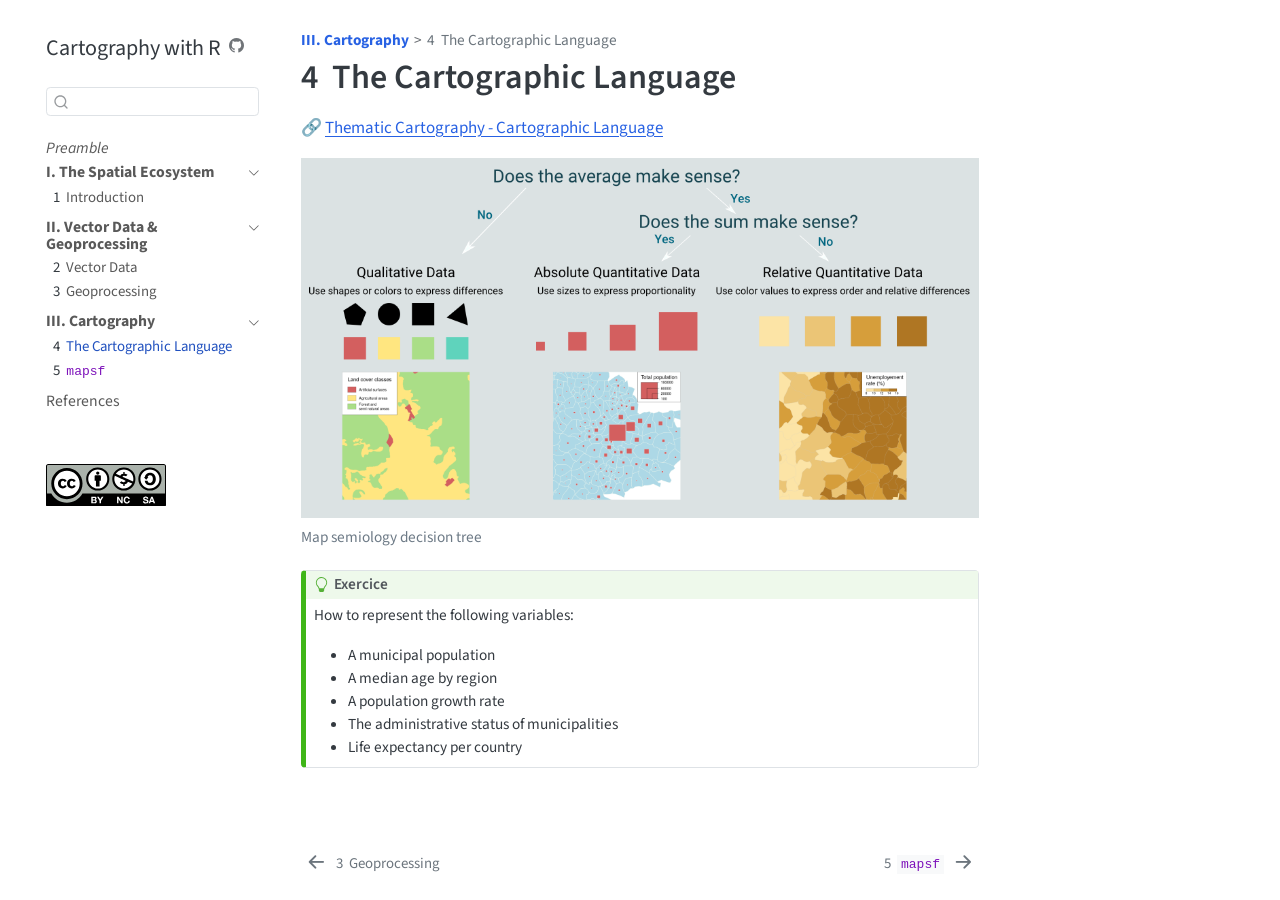
<file: docs/3_cartography.html>
<!DOCTYPE html>
<html xmlns="http://www.w3.org/1999/xhtml" lang="en" xml:lang="en"><head>

<meta charset="utf-8">
<meta name="generator" content="quarto-1.6.40">

<meta name="viewport" content="width=device-width, initial-scale=1.0, user-scalable=yes">

<meta name="author" content="Timothée Giraud et Hugues Pecout">
<meta name="description" content="Create reproducible maps with R">

<title>Cartography with R</title>
<style>
code{white-space: pre-wrap;}
span.smallcaps{font-variant: small-caps;}
div.columns{display: flex; gap: min(4vw, 1.5em);}
div.column{flex: auto; overflow-x: auto;}
div.hanging-indent{margin-left: 1.5em; text-indent: -1.5em;}
ul.task-list{list-style: none;}
ul.task-list li input[type="checkbox"] {
  width: 0.8em;
  margin: 0 0.8em 0.2em -1em; /* quarto-specific, see https://github.com/quarto-dev/quarto-cli/issues/4556 */ 
  vertical-align: middle;
}
</style>


<script src="site_libs/quarto-nav/quarto-nav.js"></script>
<script src="site_libs/quarto-nav/headroom.min.js"></script>
<script src="site_libs/clipboard/clipboard.min.js"></script>
<script src="site_libs/quarto-search/autocomplete.umd.js"></script>
<script src="site_libs/quarto-search/fuse.min.js"></script>
<script src="site_libs/quarto-search/quarto-search.js"></script>
<meta name="quarto:offset" content="./">
<link href="./4_mapsf.html" rel="next">
<link href="./2_geoprocessing.html" rel="prev">
<link href="./img/globe-africa-solid.svg" rel="icon" type="image/svg+xml">
<script src="site_libs/quarto-html/quarto.js"></script>
<script src="site_libs/quarto-html/popper.min.js"></script>
<script src="site_libs/quarto-html/tippy.umd.min.js"></script>
<script src="site_libs/quarto-html/anchor.min.js"></script>
<link href="site_libs/quarto-html/tippy.css" rel="stylesheet">
<link href="site_libs/quarto-html/quarto-syntax-highlighting-549806ee2085284f45b00abea8c6df48.css" rel="stylesheet" id="quarto-text-highlighting-styles">
<script src="site_libs/bootstrap/bootstrap.min.js"></script>
<link href="site_libs/bootstrap/bootstrap-icons.css" rel="stylesheet">
<link href="site_libs/bootstrap/bootstrap-7aaafe8f88d9ab8307b30e01b0806846.min.css" rel="stylesheet" append-hash="true" id="quarto-bootstrap" data-mode="light">
<script id="quarto-search-options" type="application/json">{
  "location": "sidebar",
  "copy-button": false,
  "collapse-after": 3,
  "panel-placement": "start",
  "type": "textbox",
  "limit": 50,
  "keyboard-shortcut": [
    "f",
    "/",
    "s"
  ],
  "show-item-context": false,
  "language": {
    "search-no-results-text": "No results",
    "search-matching-documents-text": "matching documents",
    "search-copy-link-title": "Copy link to search",
    "search-hide-matches-text": "Hide additional matches",
    "search-more-match-text": "more match in this document",
    "search-more-matches-text": "more matches in this document",
    "search-clear-button-title": "Clear",
    "search-text-placeholder": "",
    "search-detached-cancel-button-title": "Cancel",
    "search-submit-button-title": "Submit",
    "search-label": "Search"
  }
}</script>


<meta property="og:title" content="Cartography with R">
<meta property="og:description" content="Create reproducible maps with R">
<meta property="og:image" content="https://rcarto.github.io/rcarto/cartography_with_r/img/lightsemio.png">
<meta property="og:site_name" content="Cartography with R">
<meta property="og:image:height" content="529">
<meta property="og:image:width" content="998">
</head>

<body class="nav-sidebar floating">

<div id="quarto-search-results"></div>
  <header id="quarto-header" class="headroom fixed-top">
  <nav class="quarto-secondary-nav">
    <div class="container-fluid d-flex">
      <button type="button" class="quarto-btn-toggle btn" data-bs-toggle="collapse" role="button" data-bs-target=".quarto-sidebar-collapse-item" aria-controls="quarto-sidebar" aria-expanded="false" aria-label="Toggle sidebar navigation" onclick="if (window.quartoToggleHeadroom) { window.quartoToggleHeadroom(); }">
        <i class="bi bi-layout-text-sidebar-reverse"></i>
      </button>
        <nav class="quarto-page-breadcrumbs" aria-label="breadcrumb"><ol class="breadcrumb"><li class="breadcrumb-item"><a href="./3_cartography.html"><strong>III. Cartography</strong></a></li><li class="breadcrumb-item"><a href="./3_cartography.html"><span class="chapter-number">4</span>&nbsp; <span class="chapter-title">The Cartographic Language</span></a></li></ol></nav>
        <a class="flex-grow-1" role="navigation" data-bs-toggle="collapse" data-bs-target=".quarto-sidebar-collapse-item" aria-controls="quarto-sidebar" aria-expanded="false" aria-label="Toggle sidebar navigation" onclick="if (window.quartoToggleHeadroom) { window.quartoToggleHeadroom(); }">      
        </a>
      <button type="button" class="btn quarto-search-button" aria-label="Search" onclick="window.quartoOpenSearch();">
        <i class="bi bi-search"></i>
      </button>
    </div>
  </nav>
</header>
<!-- content -->
<div id="quarto-content" class="quarto-container page-columns page-rows-contents page-layout-article">
<!-- sidebar -->
  <nav id="quarto-sidebar" class="sidebar collapse collapse-horizontal quarto-sidebar-collapse-item sidebar-navigation floating overflow-auto">
    <div class="pt-lg-2 mt-2 text-left sidebar-header">
    <div class="sidebar-title mb-0 py-0">
      <a href="./">Cartography with R</a> 
        <div class="sidebar-tools-main">
    <a href="https://github.com/rcarto/cartography_with_r/" title="Source Code" class="quarto-navigation-tool px-1" aria-label="Source Code"><i class="bi bi-github"></i></a>
</div>
    </div>
      </div>
        <div class="mt-2 flex-shrink-0 align-items-center">
        <div class="sidebar-search">
        <div id="quarto-search" class="" title="Search"></div>
        </div>
        </div>
    <div class="sidebar-menu-container"> 
    <ul class="list-unstyled mt-1">
        <li class="sidebar-item">
  <div class="sidebar-item-container"> 
  <a href="./index.html" class="sidebar-item-text sidebar-link">
 <span class="menu-text"><em>Preamble</em></span></a>
  </div>
</li>
        <li class="sidebar-item sidebar-item-section">
      <div class="sidebar-item-container"> 
            <a class="sidebar-item-text sidebar-link text-start" data-bs-toggle="collapse" data-bs-target="#quarto-sidebar-section-1" role="navigation" aria-expanded="true">
 <span class="menu-text"><strong>I. The Spatial Ecosystem</strong></span></a>
          <a class="sidebar-item-toggle text-start" data-bs-toggle="collapse" data-bs-target="#quarto-sidebar-section-1" role="navigation" aria-expanded="true" aria-label="Toggle section">
            <i class="bi bi-chevron-right ms-2"></i>
          </a> 
      </div>
      <ul id="quarto-sidebar-section-1" class="collapse list-unstyled sidebar-section depth1 show">  
          <li class="sidebar-item">
  <div class="sidebar-item-container"> 
  <a href="./0_spatial_ecosystem.html" class="sidebar-item-text sidebar-link">
 <span class="menu-text"><span class="chapter-number">1</span>&nbsp; <span class="chapter-title">Introduction</span></span></a>
  </div>
</li>
      </ul>
  </li>
        <li class="sidebar-item sidebar-item-section">
      <div class="sidebar-item-container"> 
            <a class="sidebar-item-text sidebar-link text-start" data-bs-toggle="collapse" data-bs-target="#quarto-sidebar-section-2" role="navigation" aria-expanded="true">
 <span class="menu-text"><strong>II. Vector Data &amp; Geoprocessing</strong></span></a>
          <a class="sidebar-item-toggle text-start" data-bs-toggle="collapse" data-bs-target="#quarto-sidebar-section-2" role="navigation" aria-expanded="true" aria-label="Toggle section">
            <i class="bi bi-chevron-right ms-2"></i>
          </a> 
      </div>
      <ul id="quarto-sidebar-section-2" class="collapse list-unstyled sidebar-section depth1 show">  
          <li class="sidebar-item">
  <div class="sidebar-item-container"> 
  <a href="./1_vector_data.html" class="sidebar-item-text sidebar-link">
 <span class="menu-text"><span class="chapter-number">2</span>&nbsp; <span class="chapter-title">Vector Data</span></span></a>
  </div>
</li>
          <li class="sidebar-item">
  <div class="sidebar-item-container"> 
  <a href="./2_geoprocessing.html" class="sidebar-item-text sidebar-link">
 <span class="menu-text"><span class="chapter-number">3</span>&nbsp; <span class="chapter-title">Geoprocessing</span></span></a>
  </div>
</li>
      </ul>
  </li>
        <li class="sidebar-item sidebar-item-section">
      <div class="sidebar-item-container"> 
            <a class="sidebar-item-text sidebar-link text-start" data-bs-toggle="collapse" data-bs-target="#quarto-sidebar-section-3" role="navigation" aria-expanded="true">
 <span class="menu-text"><strong>III. Cartography</strong></span></a>
          <a class="sidebar-item-toggle text-start" data-bs-toggle="collapse" data-bs-target="#quarto-sidebar-section-3" role="navigation" aria-expanded="true" aria-label="Toggle section">
            <i class="bi bi-chevron-right ms-2"></i>
          </a> 
      </div>
      <ul id="quarto-sidebar-section-3" class="collapse list-unstyled sidebar-section depth1 show">  
          <li class="sidebar-item">
  <div class="sidebar-item-container"> 
  <a href="./3_cartography.html" class="sidebar-item-text sidebar-link active">
 <span class="menu-text"><span class="chapter-number">4</span>&nbsp; <span class="chapter-title">The Cartographic Language</span></span></a>
  </div>
</li>
          <li class="sidebar-item">
  <div class="sidebar-item-container"> 
  <a href="./4_mapsf.html" class="sidebar-item-text sidebar-link">
 <span class="menu-text"><span class="chapter-number">5</span>&nbsp; <span class="chapter-title"><code>mapsf</code></span></span></a>
  </div>
</li>
      </ul>
  </li>
        <li class="sidebar-item">
  <div class="sidebar-item-container"> 
  <a href="./2000_references.html" class="sidebar-item-text sidebar-link">
 <span class="menu-text">References</span></a>
  </div>
</li>
    </ul>
    </div>
<div class="quarto-sidebar-footer"><div class="sidebar-footer-item">
<p><br><a href="https://creativecommons.org/licenses/by-nc-sa/4.0/deed.fr"><img src="img/cc-icon.svg" height="42"></a></p>
</div></div></nav>
<div id="quarto-sidebar-glass" class="quarto-sidebar-collapse-item" data-bs-toggle="collapse" data-bs-target=".quarto-sidebar-collapse-item"></div>
<!-- margin-sidebar -->
    <div id="quarto-margin-sidebar" class="sidebar margin-sidebar zindex-bottom">
        
    </div>
<!-- main -->
<main class="content" id="quarto-document-content">

<header id="title-block-header" class="quarto-title-block default"><nav class="quarto-page-breadcrumbs quarto-title-breadcrumbs d-none d-lg-block" aria-label="breadcrumb"><ol class="breadcrumb"><li class="breadcrumb-item"><a href="./3_cartography.html"><strong>III. Cartography</strong></a></li><li class="breadcrumb-item"><a href="./3_cartography.html"><span class="chapter-number">4</span>&nbsp; <span class="chapter-title">The Cartographic Language</span></a></li></ol></nav>
<div class="quarto-title">
<h1 class="title"><span class="chapter-number">4</span>&nbsp; <span class="chapter-title">The Cartographic Language</span></h1>
</div>



<div class="quarto-title-meta">

    
  
    
  </div>
  


</header>


<p>🔗 <a href="https://rcarto.github.io/thematic_cartography">Thematic Cartography - Cartographic Language</a></p>
<div class="quarto-figure quarto-figure-center">
<figure class="figure">
<p><img src="img/lightsemio.png" class="img-fluid figure-img"></p>
<figcaption>Map semiology decision tree</figcaption>
</figure>
</div>
<div class="callout callout-style-default callout-tip callout-titled" title="Exercice">
<div class="callout-header d-flex align-content-center">
<div class="callout-icon-container">
<i class="callout-icon"></i>
</div>
<div class="callout-title-container flex-fill">
Exercice
</div>
</div>
<div class="callout-body-container callout-body">
<p>How to represent the following variables:</p>
<ul>
<li>A municipal population</li>
<li>A median age by region</li>
<li>A population growth rate</li>
<li>The administrative status of municipalities</li>
<li>Life expectancy per country<br>
</li>
</ul>
</div>
</div>



</main> <!-- /main -->
<script id="quarto-html-after-body" type="application/javascript">
window.document.addEventListener("DOMContentLoaded", function (event) {
  const toggleBodyColorMode = (bsSheetEl) => {
    const mode = bsSheetEl.getAttribute("data-mode");
    const bodyEl = window.document.querySelector("body");
    if (mode === "dark") {
      bodyEl.classList.add("quarto-dark");
      bodyEl.classList.remove("quarto-light");
    } else {
      bodyEl.classList.add("quarto-light");
      bodyEl.classList.remove("quarto-dark");
    }
  }
  const toggleBodyColorPrimary = () => {
    const bsSheetEl = window.document.querySelector("link#quarto-bootstrap");
    if (bsSheetEl) {
      toggleBodyColorMode(bsSheetEl);
    }
  }
  toggleBodyColorPrimary();  
  const icon = "";
  const anchorJS = new window.AnchorJS();
  anchorJS.options = {
    placement: 'right',
    icon: icon
  };
  anchorJS.add('.anchored');
  const isCodeAnnotation = (el) => {
    for (const clz of el.classList) {
      if (clz.startsWith('code-annotation-')) {                     
        return true;
      }
    }
    return false;
  }
  const onCopySuccess = function(e) {
    // button target
    const button = e.trigger;
    // don't keep focus
    button.blur();
    // flash "checked"
    button.classList.add('code-copy-button-checked');
    var currentTitle = button.getAttribute("title");
    button.setAttribute("title", "Copied!");
    let tooltip;
    if (window.bootstrap) {
      button.setAttribute("data-bs-toggle", "tooltip");
      button.setAttribute("data-bs-placement", "left");
      button.setAttribute("data-bs-title", "Copied!");
      tooltip = new bootstrap.Tooltip(button, 
        { trigger: "manual", 
          customClass: "code-copy-button-tooltip",
          offset: [0, -8]});
      tooltip.show();    
    }
    setTimeout(function() {
      if (tooltip) {
        tooltip.hide();
        button.removeAttribute("data-bs-title");
        button.removeAttribute("data-bs-toggle");
        button.removeAttribute("data-bs-placement");
      }
      button.setAttribute("title", currentTitle);
      button.classList.remove('code-copy-button-checked');
    }, 1000);
    // clear code selection
    e.clearSelection();
  }
  const getTextToCopy = function(trigger) {
      const codeEl = trigger.previousElementSibling.cloneNode(true);
      for (const childEl of codeEl.children) {
        if (isCodeAnnotation(childEl)) {
          childEl.remove();
        }
      }
      return codeEl.innerText;
  }
  const clipboard = new window.ClipboardJS('.code-copy-button:not([data-in-quarto-modal])', {
    text: getTextToCopy
  });
  clipboard.on('success', onCopySuccess);
  if (window.document.getElementById('quarto-embedded-source-code-modal')) {
    const clipboardModal = new window.ClipboardJS('.code-copy-button[data-in-quarto-modal]', {
      text: getTextToCopy,
      container: window.document.getElementById('quarto-embedded-source-code-modal')
    });
    clipboardModal.on('success', onCopySuccess);
  }
    var localhostRegex = new RegExp(/^(?:http|https):\/\/localhost\:?[0-9]*\//);
    var mailtoRegex = new RegExp(/^mailto:/);
      var filterRegex = new RegExp("https:\/\/rcarto\.github\.io\/rcarto\/cartography_with_r\/");
    var isInternal = (href) => {
        return filterRegex.test(href) || localhostRegex.test(href) || mailtoRegex.test(href);
    }
    // Inspect non-navigation links and adorn them if external
 	var links = window.document.querySelectorAll('a[href]:not(.nav-link):not(.navbar-brand):not(.toc-action):not(.sidebar-link):not(.sidebar-item-toggle):not(.pagination-link):not(.no-external):not([aria-hidden]):not(.dropdown-item):not(.quarto-navigation-tool):not(.about-link)');
    for (var i=0; i<links.length; i++) {
      const link = links[i];
      if (!isInternal(link.href)) {
        // undo the damage that might have been done by quarto-nav.js in the case of
        // links that we want to consider external
        if (link.dataset.originalHref !== undefined) {
          link.href = link.dataset.originalHref;
        }
      }
    }
  function tippyHover(el, contentFn, onTriggerFn, onUntriggerFn) {
    const config = {
      allowHTML: true,
      maxWidth: 500,
      delay: 100,
      arrow: false,
      appendTo: function(el) {
          return el.parentElement;
      },
      interactive: true,
      interactiveBorder: 10,
      theme: 'quarto',
      placement: 'bottom-start',
    };
    if (contentFn) {
      config.content = contentFn;
    }
    if (onTriggerFn) {
      config.onTrigger = onTriggerFn;
    }
    if (onUntriggerFn) {
      config.onUntrigger = onUntriggerFn;
    }
    window.tippy(el, config); 
  }
  const noterefs = window.document.querySelectorAll('a[role="doc-noteref"]');
  for (var i=0; i<noterefs.length; i++) {
    const ref = noterefs[i];
    tippyHover(ref, function() {
      // use id or data attribute instead here
      let href = ref.getAttribute('data-footnote-href') || ref.getAttribute('href');
      try { href = new URL(href).hash; } catch {}
      const id = href.replace(/^#\/?/, "");
      const note = window.document.getElementById(id);
      if (note) {
        return note.innerHTML;
      } else {
        return "";
      }
    });
  }
  const xrefs = window.document.querySelectorAll('a.quarto-xref');
  const processXRef = (id, note) => {
    // Strip column container classes
    const stripColumnClz = (el) => {
      el.classList.remove("page-full", "page-columns");
      if (el.children) {
        for (const child of el.children) {
          stripColumnClz(child);
        }
      }
    }
    stripColumnClz(note)
    if (id === null || id.startsWith('sec-')) {
      // Special case sections, only their first couple elements
      const container = document.createElement("div");
      if (note.children && note.children.length > 2) {
        container.appendChild(note.children[0].cloneNode(true));
        for (let i = 1; i < note.children.length; i++) {
          const child = note.children[i];
          if (child.tagName === "P" && child.innerText === "") {
            continue;
          } else {
            container.appendChild(child.cloneNode(true));
            break;
          }
        }
        if (window.Quarto?.typesetMath) {
          window.Quarto.typesetMath(container);
        }
        return container.innerHTML
      } else {
        if (window.Quarto?.typesetMath) {
          window.Quarto.typesetMath(note);
        }
        return note.innerHTML;
      }
    } else {
      // Remove any anchor links if they are present
      const anchorLink = note.querySelector('a.anchorjs-link');
      if (anchorLink) {
        anchorLink.remove();
      }
      if (window.Quarto?.typesetMath) {
        window.Quarto.typesetMath(note);
      }
      if (note.classList.contains("callout")) {
        return note.outerHTML;
      } else {
        return note.innerHTML;
      }
    }
  }
  for (var i=0; i<xrefs.length; i++) {
    const xref = xrefs[i];
    tippyHover(xref, undefined, function(instance) {
      instance.disable();
      let url = xref.getAttribute('href');
      let hash = undefined; 
      if (url.startsWith('#')) {
        hash = url;
      } else {
        try { hash = new URL(url).hash; } catch {}
      }
      if (hash) {
        const id = hash.replace(/^#\/?/, "");
        const note = window.document.getElementById(id);
        if (note !== null) {
          try {
            const html = processXRef(id, note.cloneNode(true));
            instance.setContent(html);
          } finally {
            instance.enable();
            instance.show();
          }
        } else {
          // See if we can fetch this
          fetch(url.split('#')[0])
          .then(res => res.text())
          .then(html => {
            const parser = new DOMParser();
            const htmlDoc = parser.parseFromString(html, "text/html");
            const note = htmlDoc.getElementById(id);
            if (note !== null) {
              const html = processXRef(id, note);
              instance.setContent(html);
            } 
          }).finally(() => {
            instance.enable();
            instance.show();
          });
        }
      } else {
        // See if we can fetch a full url (with no hash to target)
        // This is a special case and we should probably do some content thinning / targeting
        fetch(url)
        .then(res => res.text())
        .then(html => {
          const parser = new DOMParser();
          const htmlDoc = parser.parseFromString(html, "text/html");
          const note = htmlDoc.querySelector('main.content');
          if (note !== null) {
            // This should only happen for chapter cross references
            // (since there is no id in the URL)
            // remove the first header
            if (note.children.length > 0 && note.children[0].tagName === "HEADER") {
              note.children[0].remove();
            }
            const html = processXRef(null, note);
            instance.setContent(html);
          } 
        }).finally(() => {
          instance.enable();
          instance.show();
        });
      }
    }, function(instance) {
    });
  }
      let selectedAnnoteEl;
      const selectorForAnnotation = ( cell, annotation) => {
        let cellAttr = 'data-code-cell="' + cell + '"';
        let lineAttr = 'data-code-annotation="' +  annotation + '"';
        const selector = 'span[' + cellAttr + '][' + lineAttr + ']';
        return selector;
      }
      const selectCodeLines = (annoteEl) => {
        const doc = window.document;
        const targetCell = annoteEl.getAttribute("data-target-cell");
        const targetAnnotation = annoteEl.getAttribute("data-target-annotation");
        const annoteSpan = window.document.querySelector(selectorForAnnotation(targetCell, targetAnnotation));
        const lines = annoteSpan.getAttribute("data-code-lines").split(",");
        const lineIds = lines.map((line) => {
          return targetCell + "-" + line;
        })
        let top = null;
        let height = null;
        let parent = null;
        if (lineIds.length > 0) {
            //compute the position of the single el (top and bottom and make a div)
            const el = window.document.getElementById(lineIds[0]);
            top = el.offsetTop;
            height = el.offsetHeight;
            parent = el.parentElement.parentElement;
          if (lineIds.length > 1) {
            const lastEl = window.document.getElementById(lineIds[lineIds.length - 1]);
            const bottom = lastEl.offsetTop + lastEl.offsetHeight;
            height = bottom - top;
          }
          if (top !== null && height !== null && parent !== null) {
            // cook up a div (if necessary) and position it 
            let div = window.document.getElementById("code-annotation-line-highlight");
            if (div === null) {
              div = window.document.createElement("div");
              div.setAttribute("id", "code-annotation-line-highlight");
              div.style.position = 'absolute';
              parent.appendChild(div);
            }
            div.style.top = top - 2 + "px";
            div.style.height = height + 4 + "px";
            div.style.left = 0;
            let gutterDiv = window.document.getElementById("code-annotation-line-highlight-gutter");
            if (gutterDiv === null) {
              gutterDiv = window.document.createElement("div");
              gutterDiv.setAttribute("id", "code-annotation-line-highlight-gutter");
              gutterDiv.style.position = 'absolute';
              const codeCell = window.document.getElementById(targetCell);
              const gutter = codeCell.querySelector('.code-annotation-gutter');
              gutter.appendChild(gutterDiv);
            }
            gutterDiv.style.top = top - 2 + "px";
            gutterDiv.style.height = height + 4 + "px";
          }
          selectedAnnoteEl = annoteEl;
        }
      };
      const unselectCodeLines = () => {
        const elementsIds = ["code-annotation-line-highlight", "code-annotation-line-highlight-gutter"];
        elementsIds.forEach((elId) => {
          const div = window.document.getElementById(elId);
          if (div) {
            div.remove();
          }
        });
        selectedAnnoteEl = undefined;
      };
        // Handle positioning of the toggle
    window.addEventListener(
      "resize",
      throttle(() => {
        elRect = undefined;
        if (selectedAnnoteEl) {
          selectCodeLines(selectedAnnoteEl);
        }
      }, 10)
    );
    function throttle(fn, ms) {
    let throttle = false;
    let timer;
      return (...args) => {
        if(!throttle) { // first call gets through
            fn.apply(this, args);
            throttle = true;
        } else { // all the others get throttled
            if(timer) clearTimeout(timer); // cancel #2
            timer = setTimeout(() => {
              fn.apply(this, args);
              timer = throttle = false;
            }, ms);
        }
      };
    }
      // Attach click handler to the DT
      const annoteDls = window.document.querySelectorAll('dt[data-target-cell]');
      for (const annoteDlNode of annoteDls) {
        annoteDlNode.addEventListener('click', (event) => {
          const clickedEl = event.target;
          if (clickedEl !== selectedAnnoteEl) {
            unselectCodeLines();
            const activeEl = window.document.querySelector('dt[data-target-cell].code-annotation-active');
            if (activeEl) {
              activeEl.classList.remove('code-annotation-active');
            }
            selectCodeLines(clickedEl);
            clickedEl.classList.add('code-annotation-active');
          } else {
            // Unselect the line
            unselectCodeLines();
            clickedEl.classList.remove('code-annotation-active');
          }
        });
      }
  const findCites = (el) => {
    const parentEl = el.parentElement;
    if (parentEl) {
      const cites = parentEl.dataset.cites;
      if (cites) {
        return {
          el,
          cites: cites.split(' ')
        };
      } else {
        return findCites(el.parentElement)
      }
    } else {
      return undefined;
    }
  };
  var bibliorefs = window.document.querySelectorAll('a[role="doc-biblioref"]');
  for (var i=0; i<bibliorefs.length; i++) {
    const ref = bibliorefs[i];
    const citeInfo = findCites(ref);
    if (citeInfo) {
      tippyHover(citeInfo.el, function() {
        var popup = window.document.createElement('div');
        citeInfo.cites.forEach(function(cite) {
          var citeDiv = window.document.createElement('div');
          citeDiv.classList.add('hanging-indent');
          citeDiv.classList.add('csl-entry');
          var biblioDiv = window.document.getElementById('ref-' + cite);
          if (biblioDiv) {
            citeDiv.innerHTML = biblioDiv.innerHTML;
          }
          popup.appendChild(citeDiv);
        });
        return popup.innerHTML;
      });
    }
  }
});
</script>
<nav class="page-navigation">
  <div class="nav-page nav-page-previous">
      <a href="./2_geoprocessing.html" class="pagination-link" aria-label="Geoprocessing">
        <i class="bi bi-arrow-left-short"></i> <span class="nav-page-text"><span class="chapter-number">3</span>&nbsp; <span class="chapter-title">Geoprocessing</span></span>
      </a>          
  </div>
  <div class="nav-page nav-page-next">
      <a href="./4_mapsf.html" class="pagination-link" aria-label="`mapsf`">
        <span class="nav-page-text"><span class="chapter-number">5</span>&nbsp; <span class="chapter-title"><code>mapsf</code></span></span> <i class="bi bi-arrow-right-short"></i>
      </a>
  </div>
</nav>
</div> <!-- /content -->




</body></html>
</file>
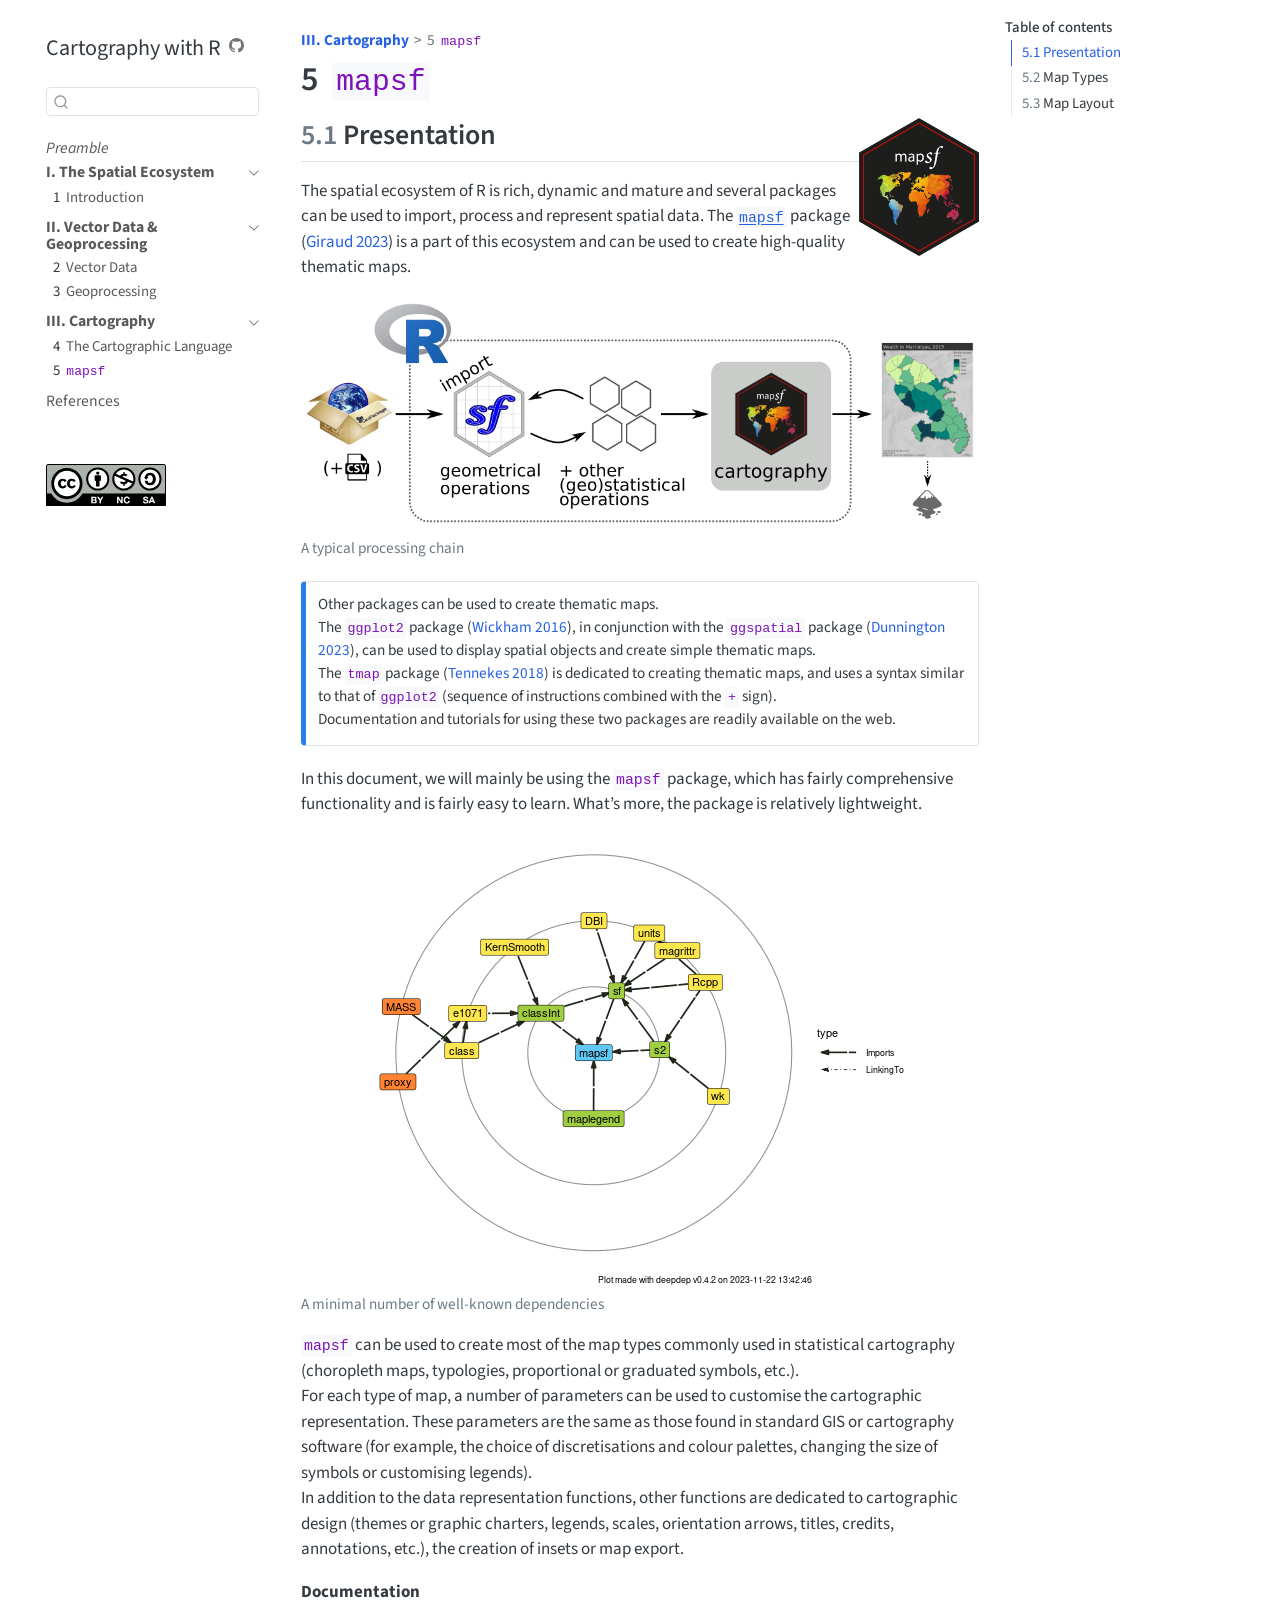
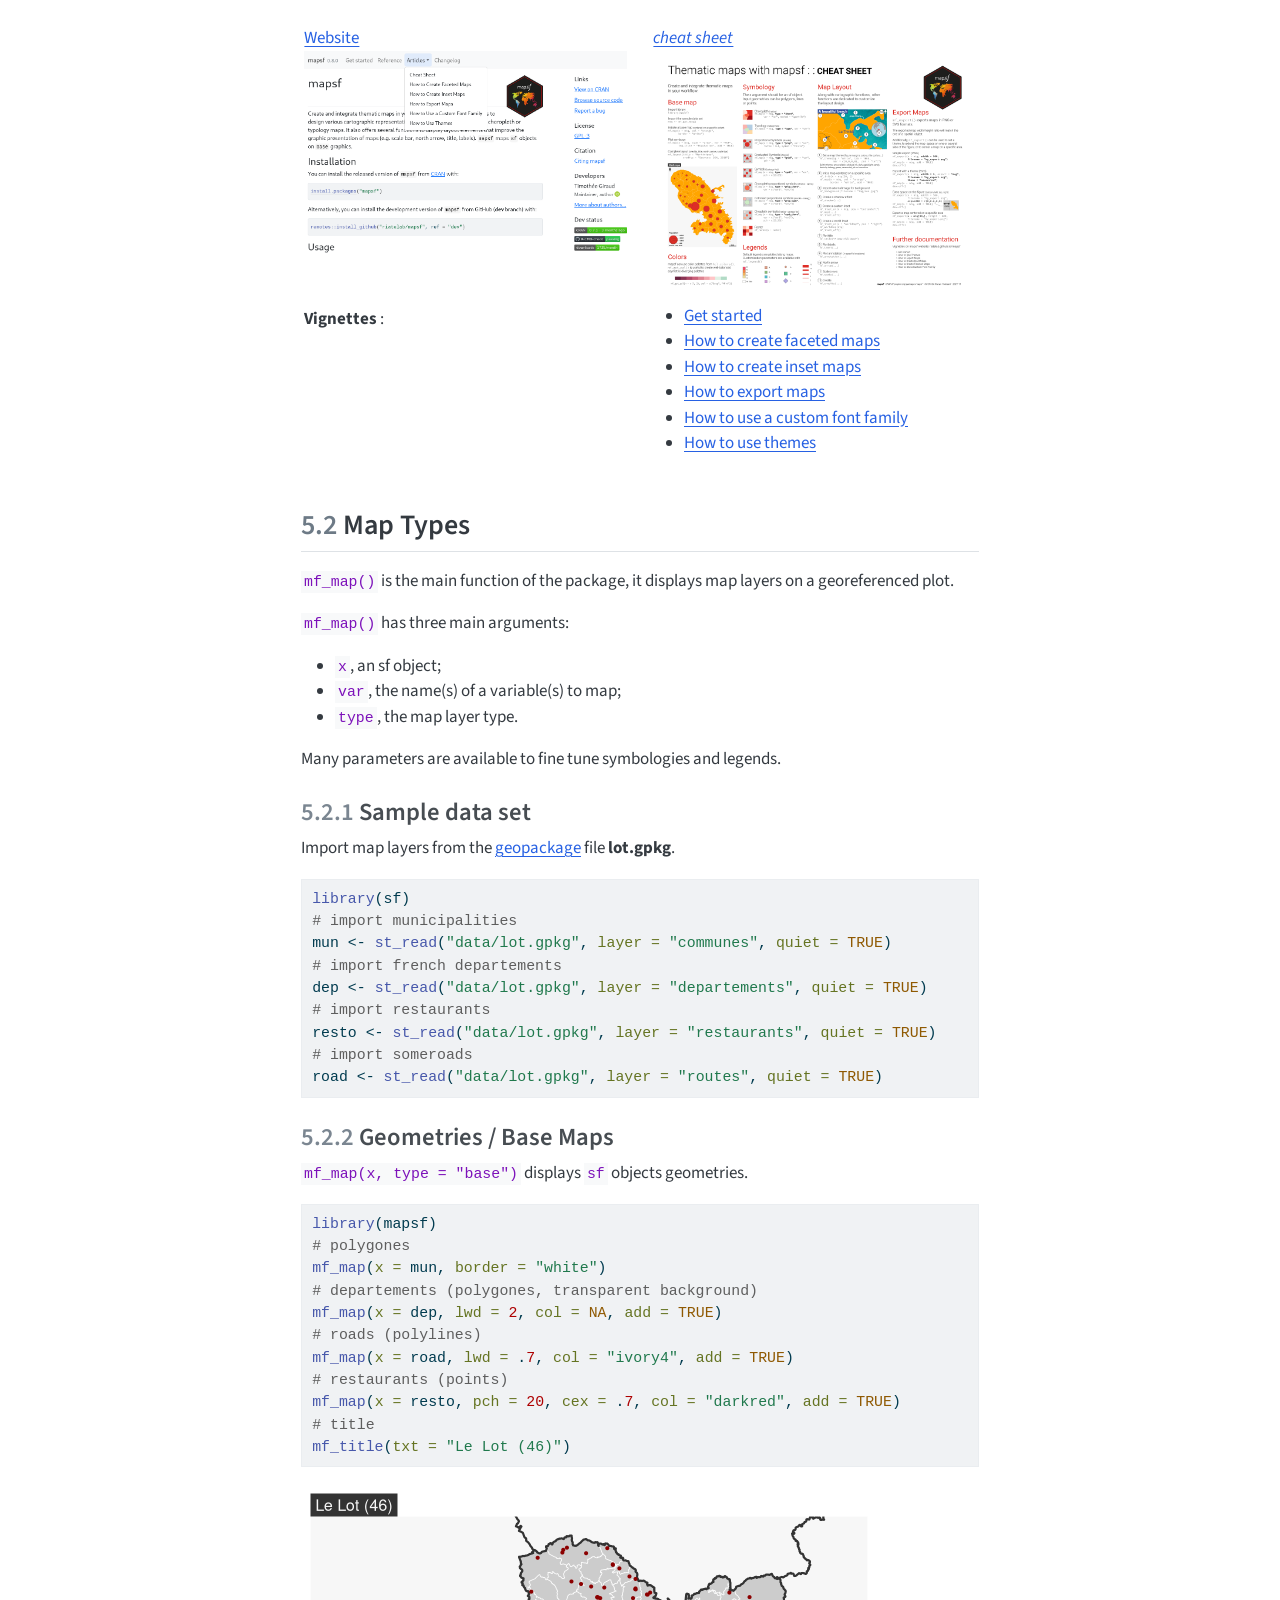
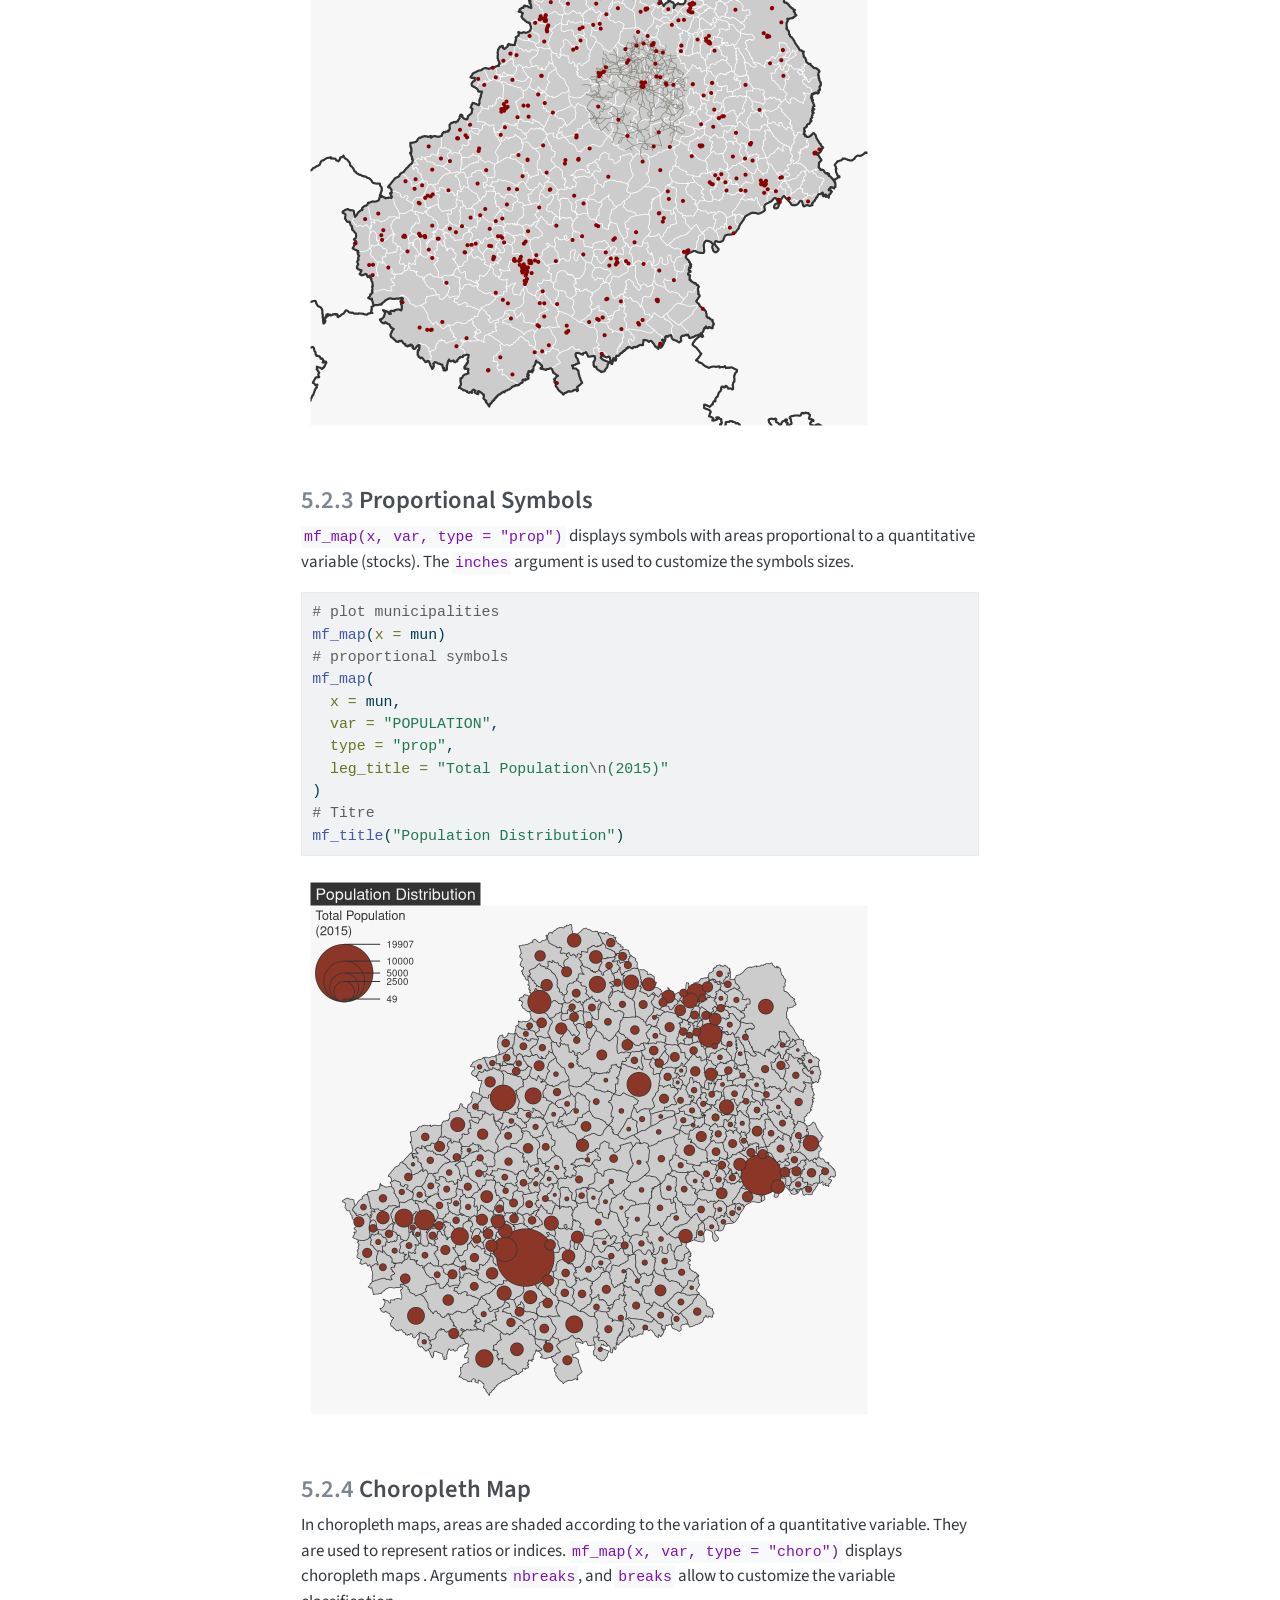
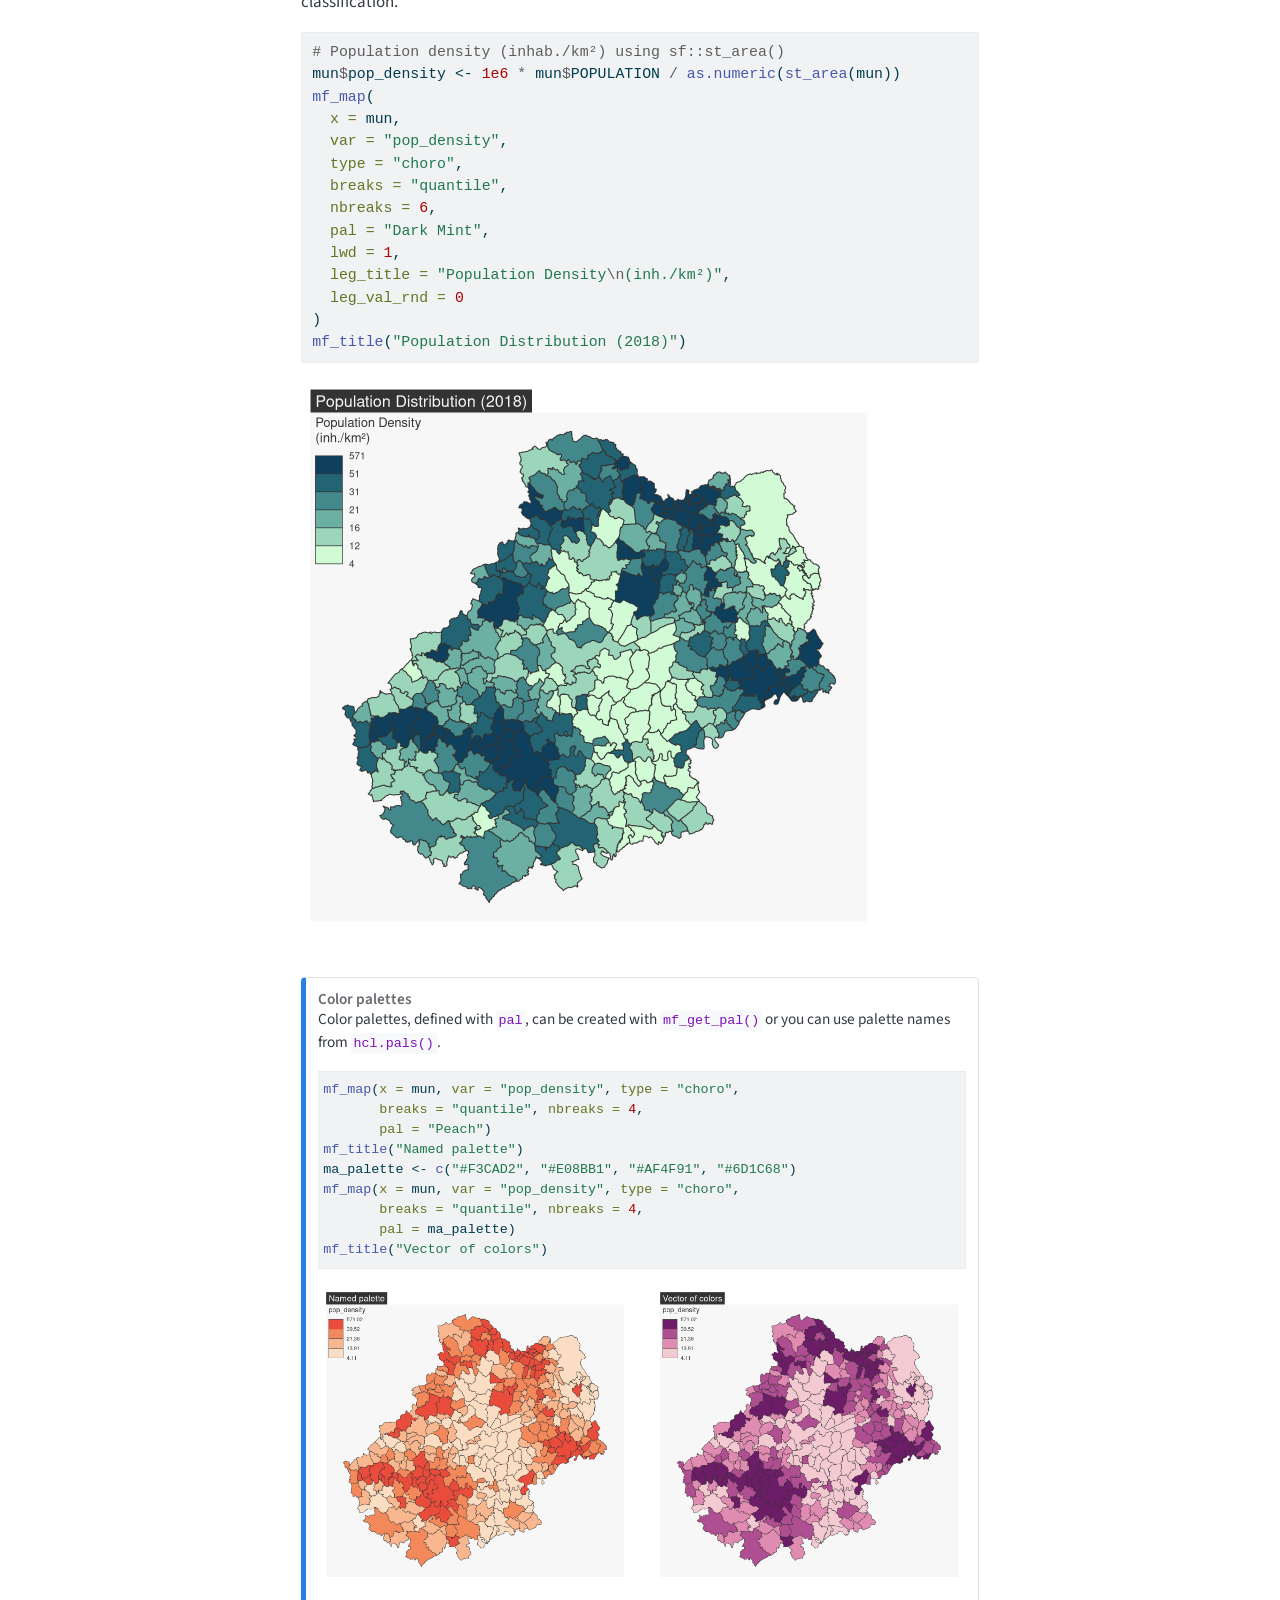
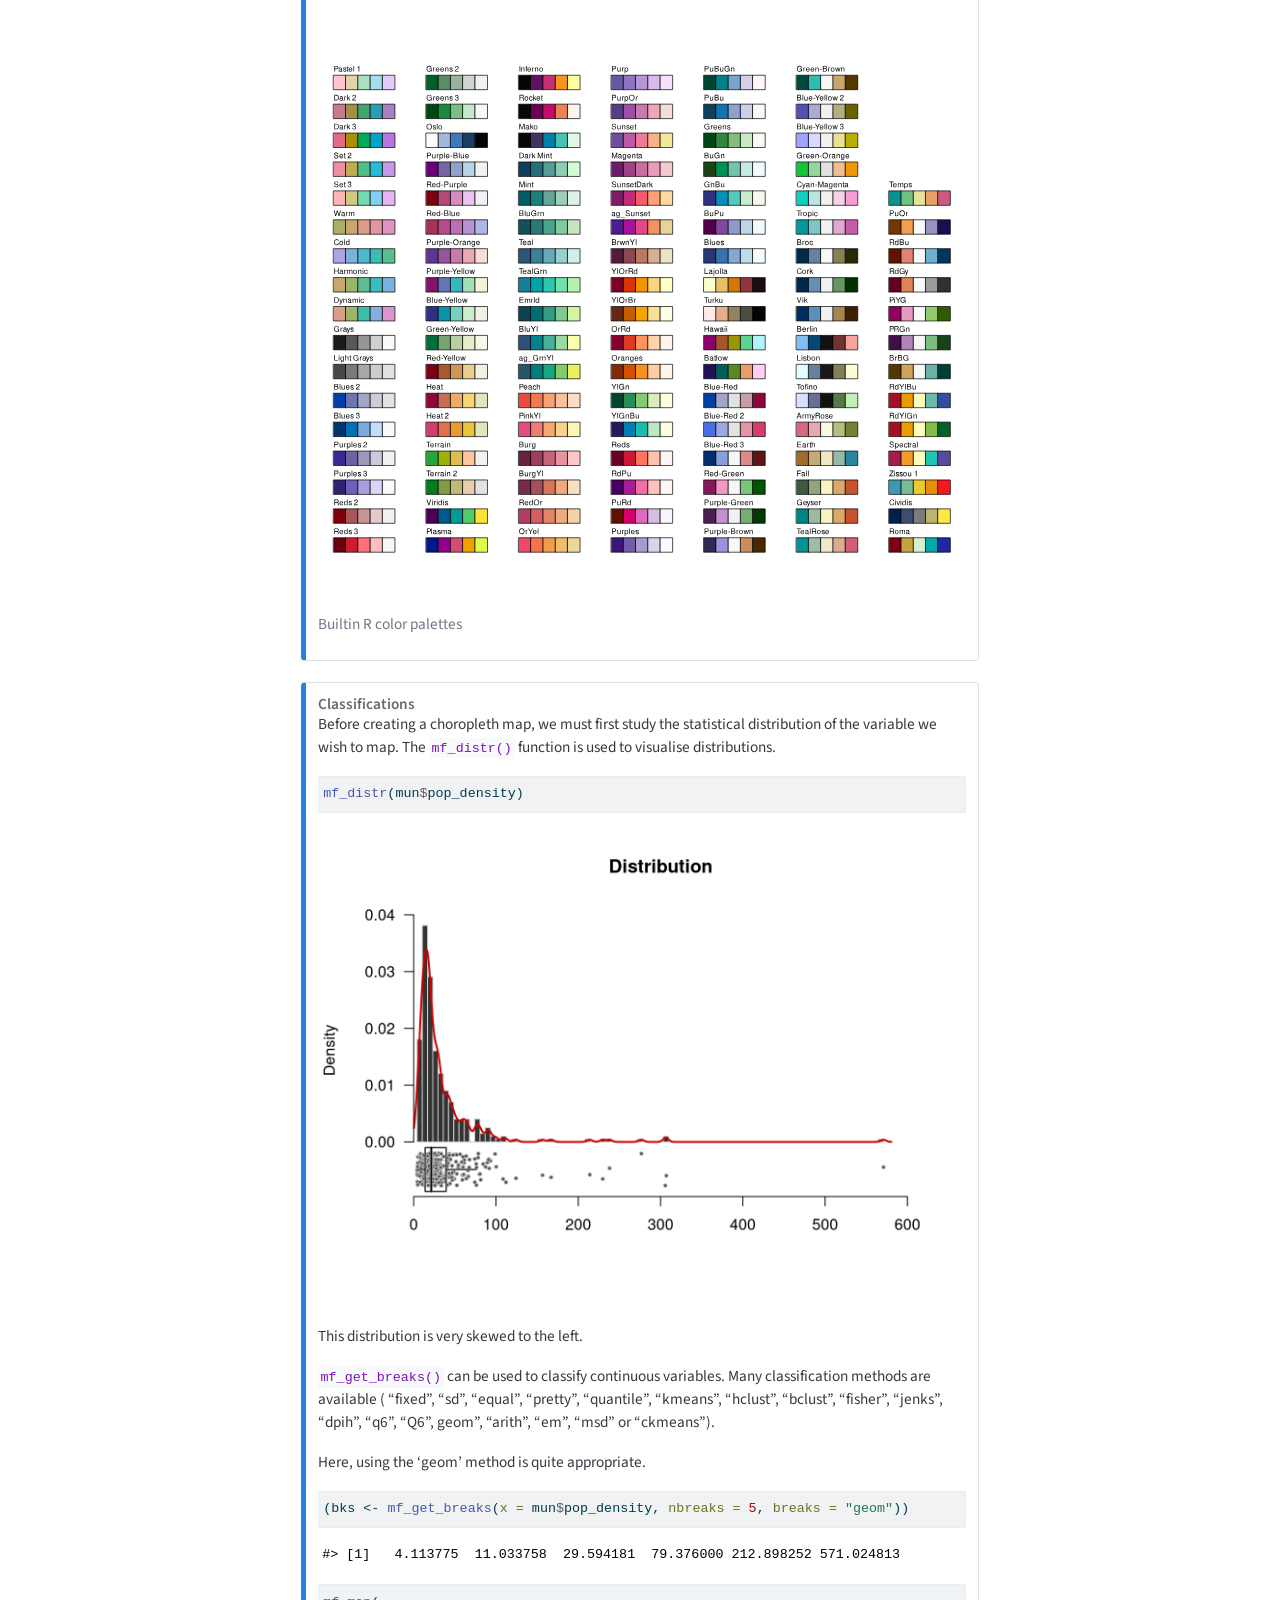
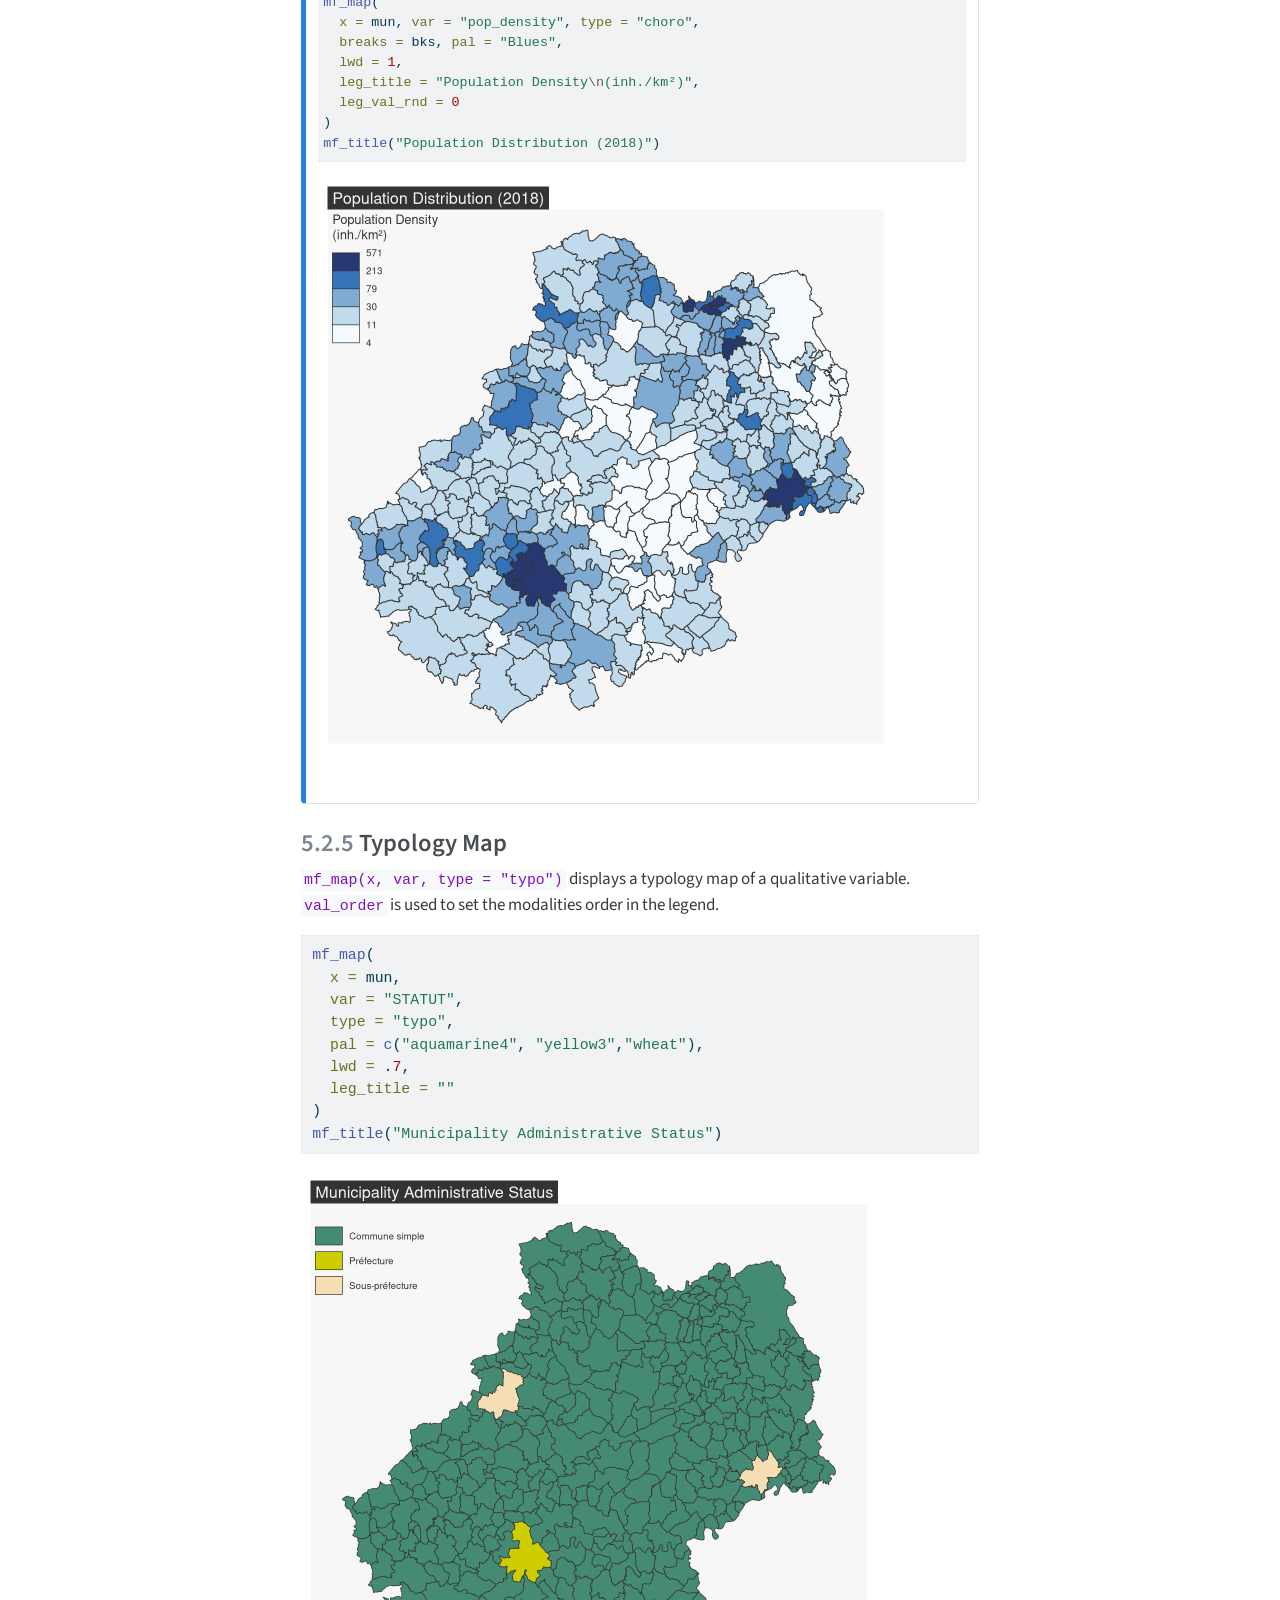
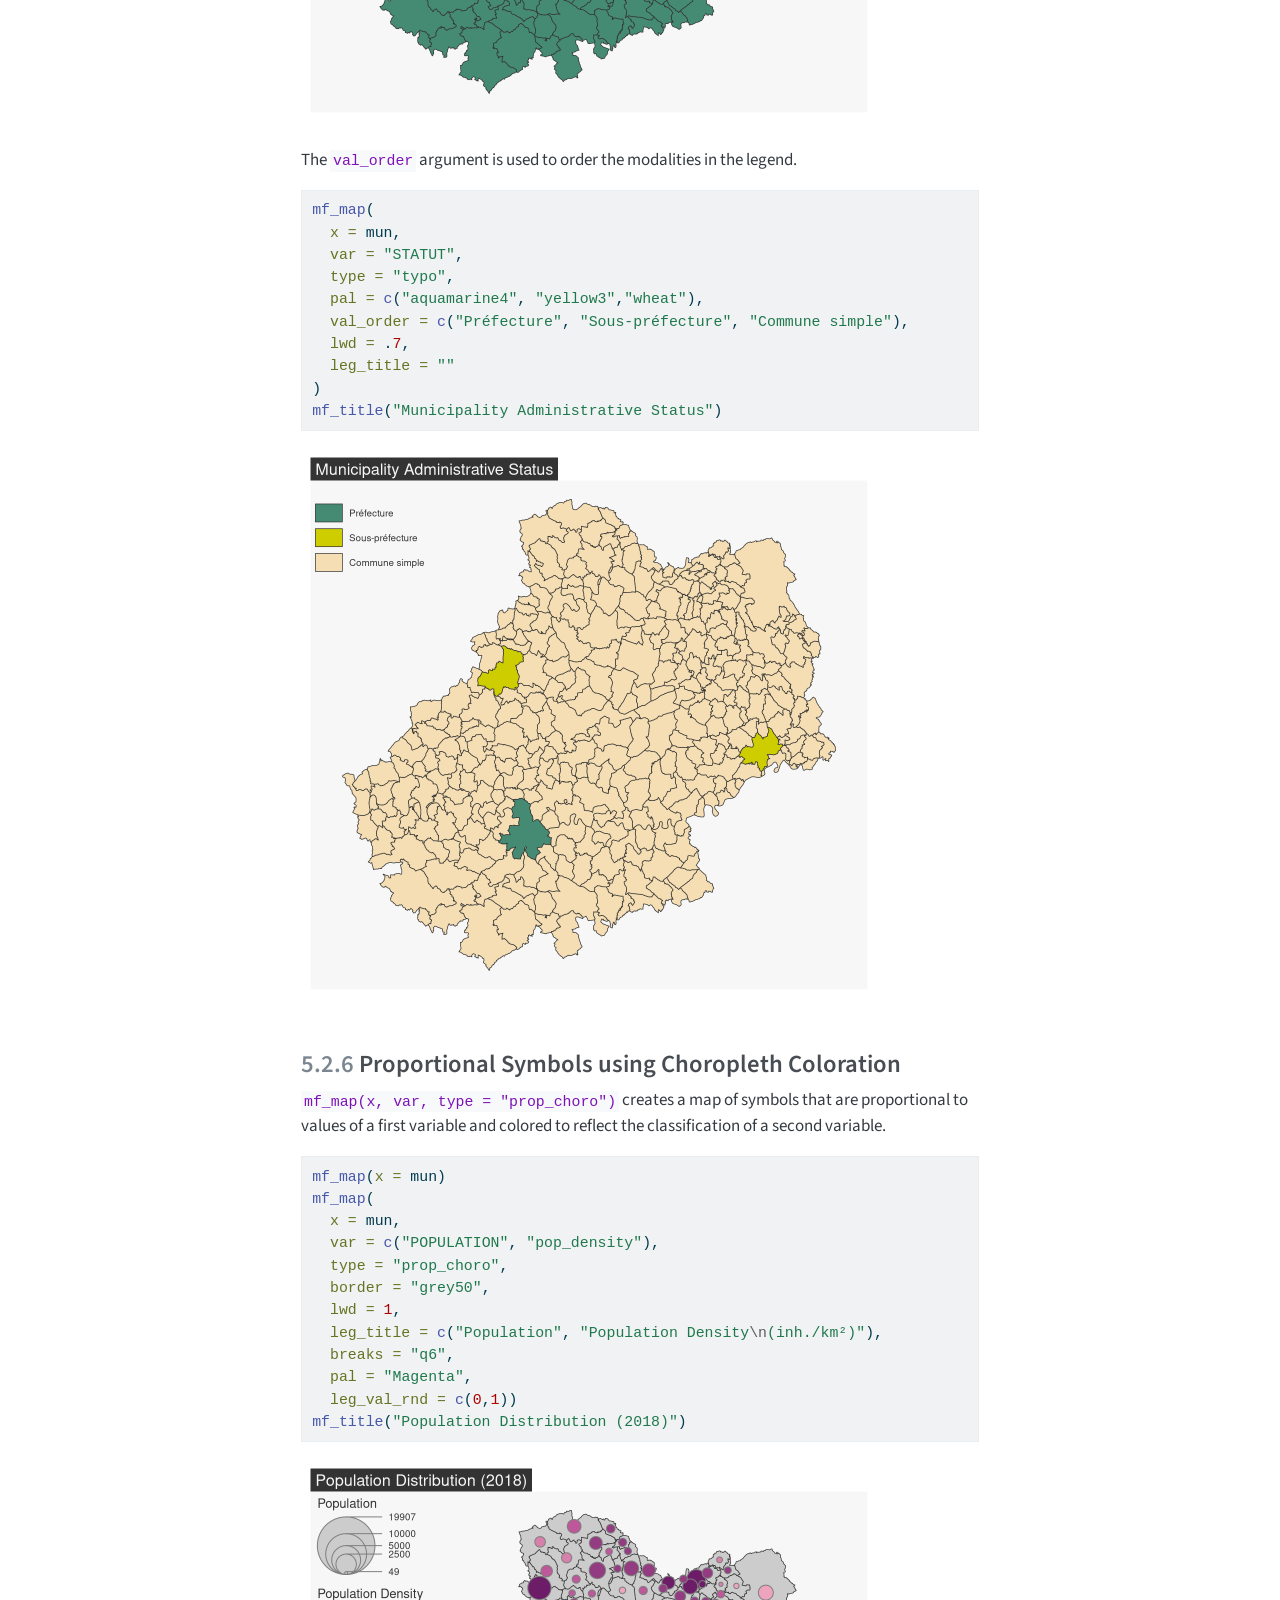
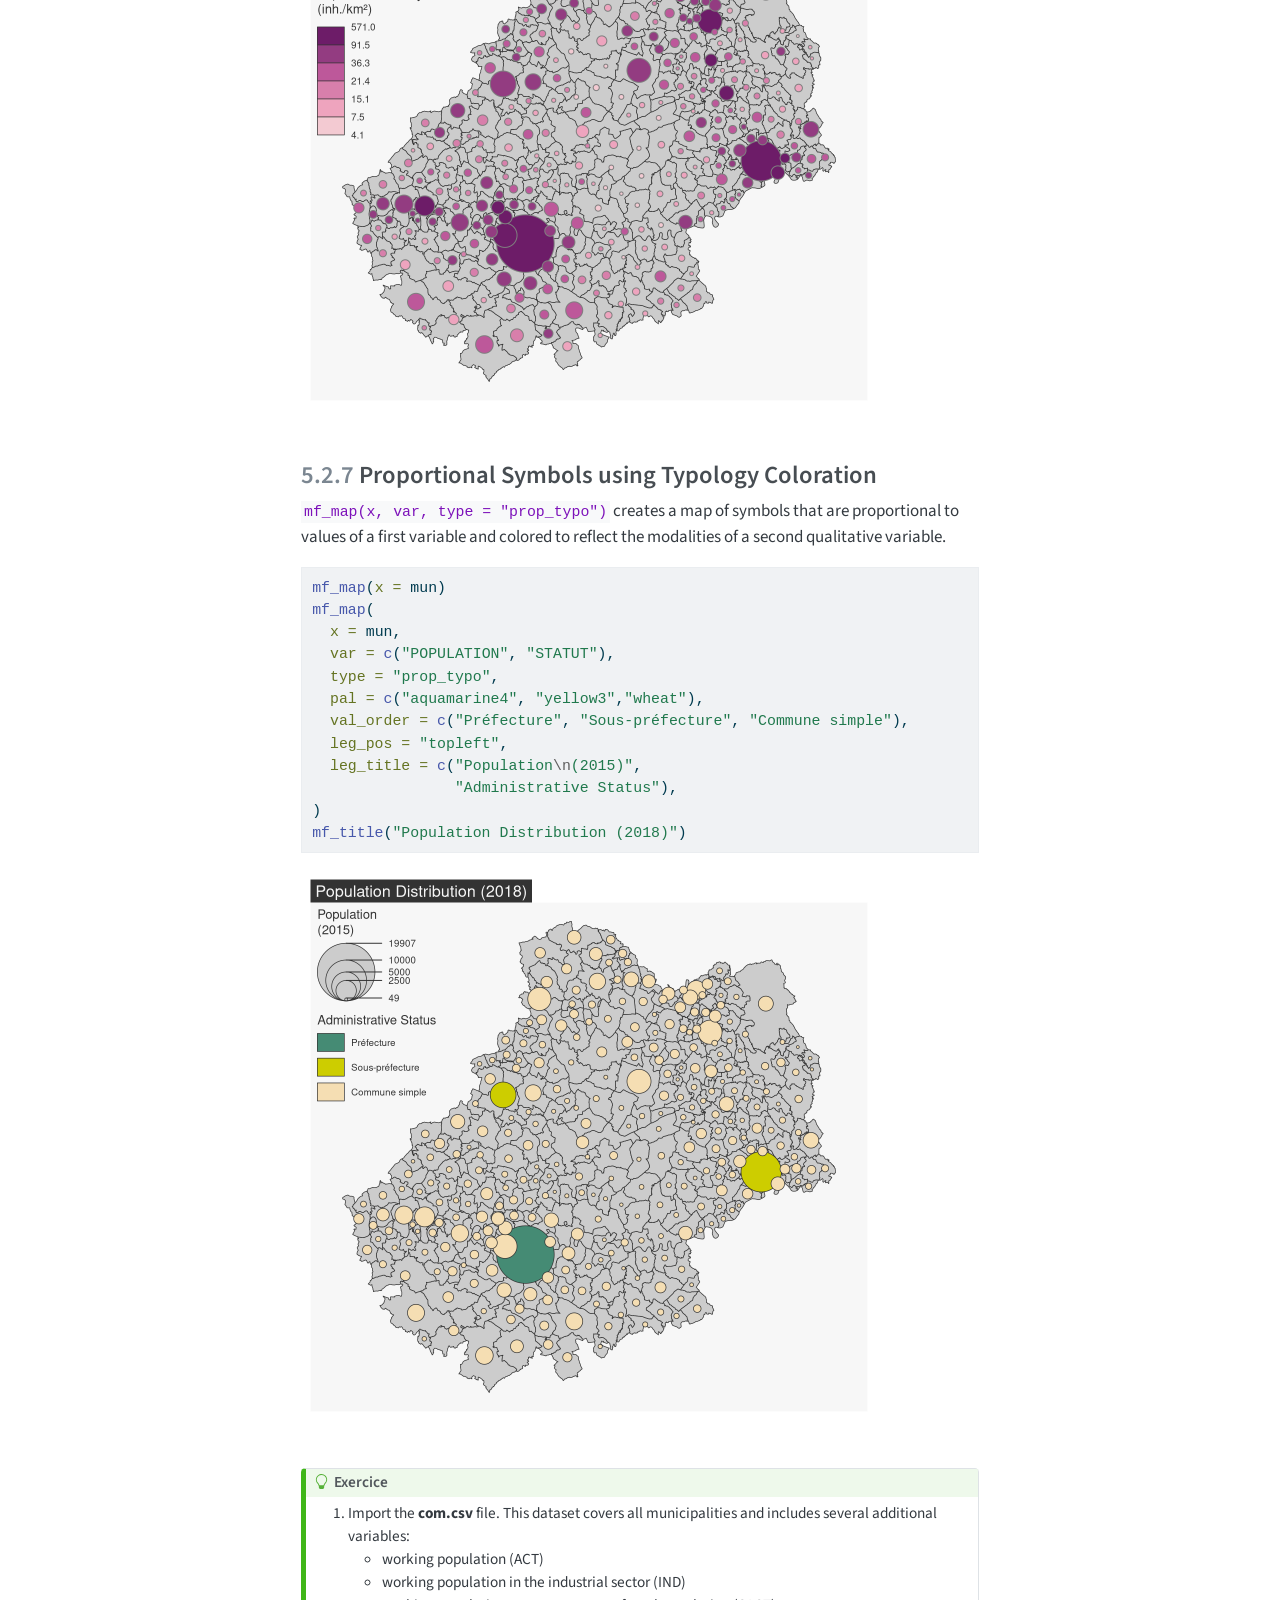
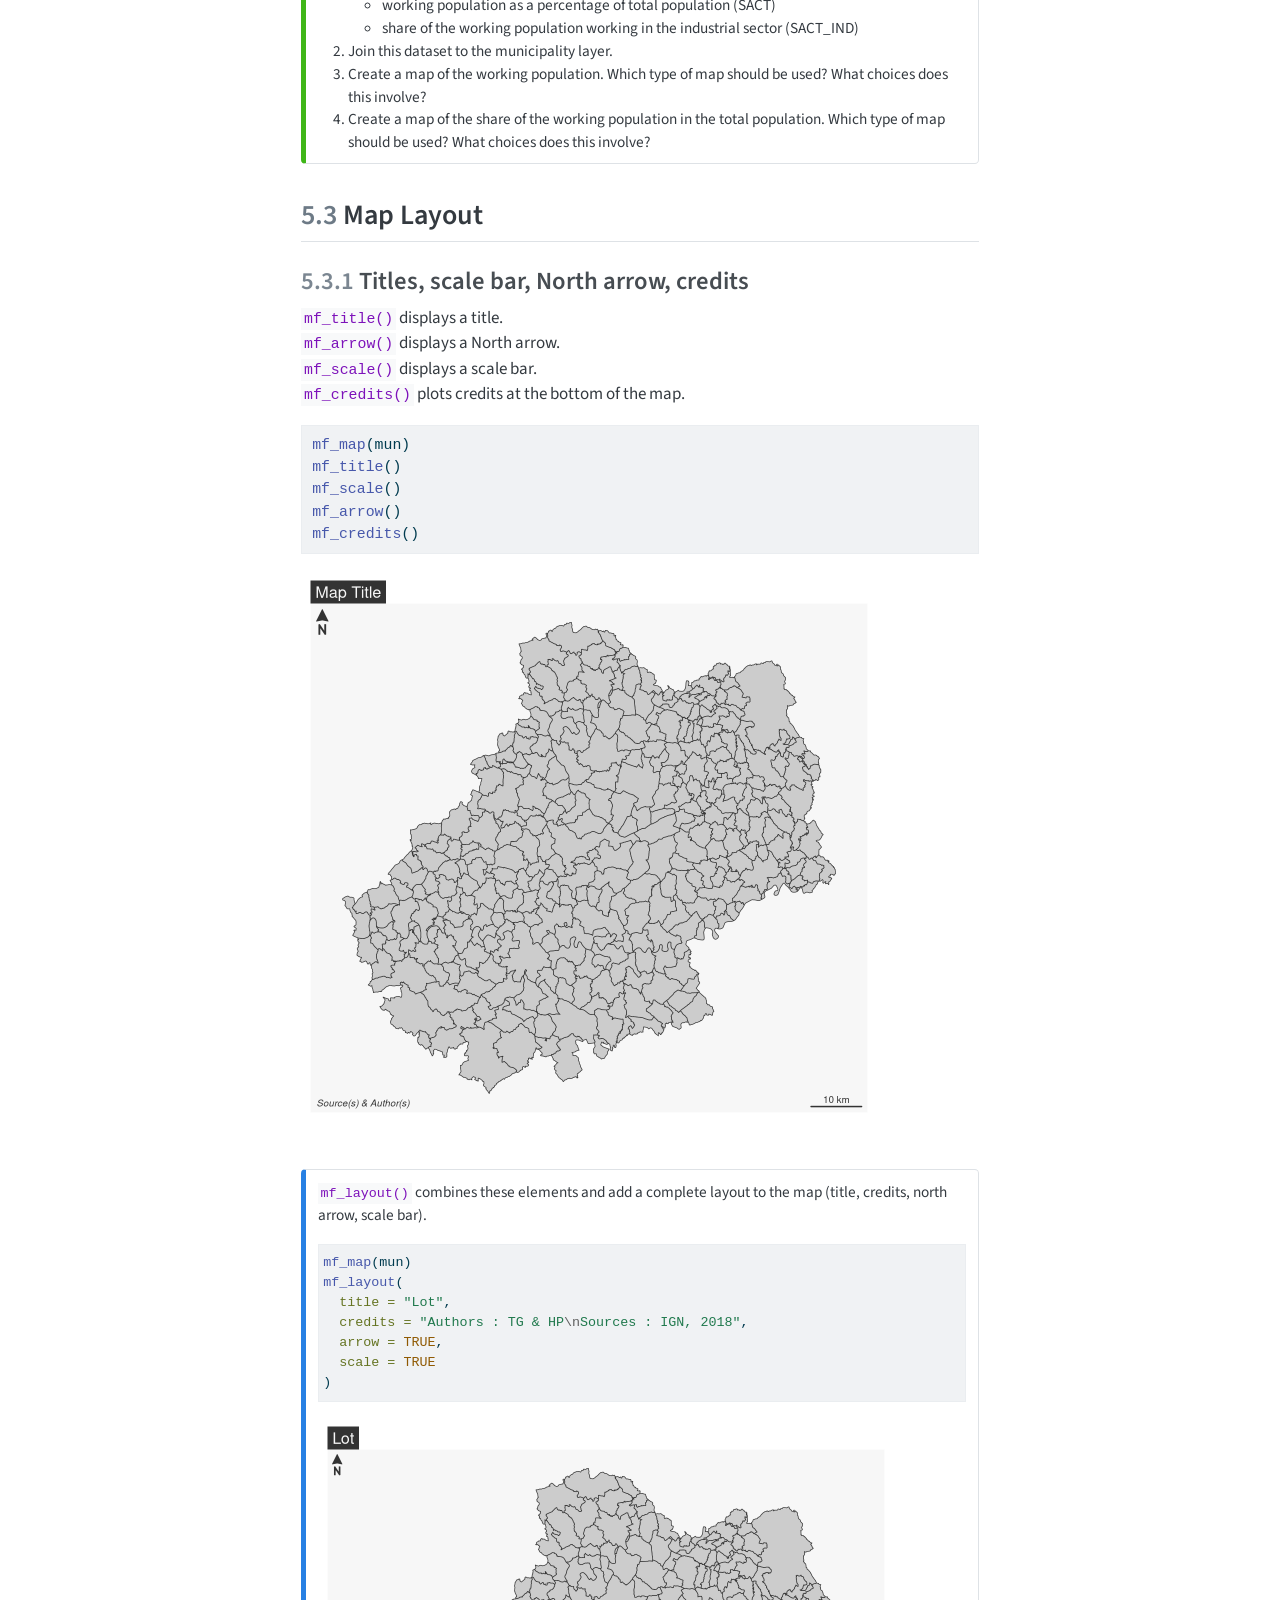
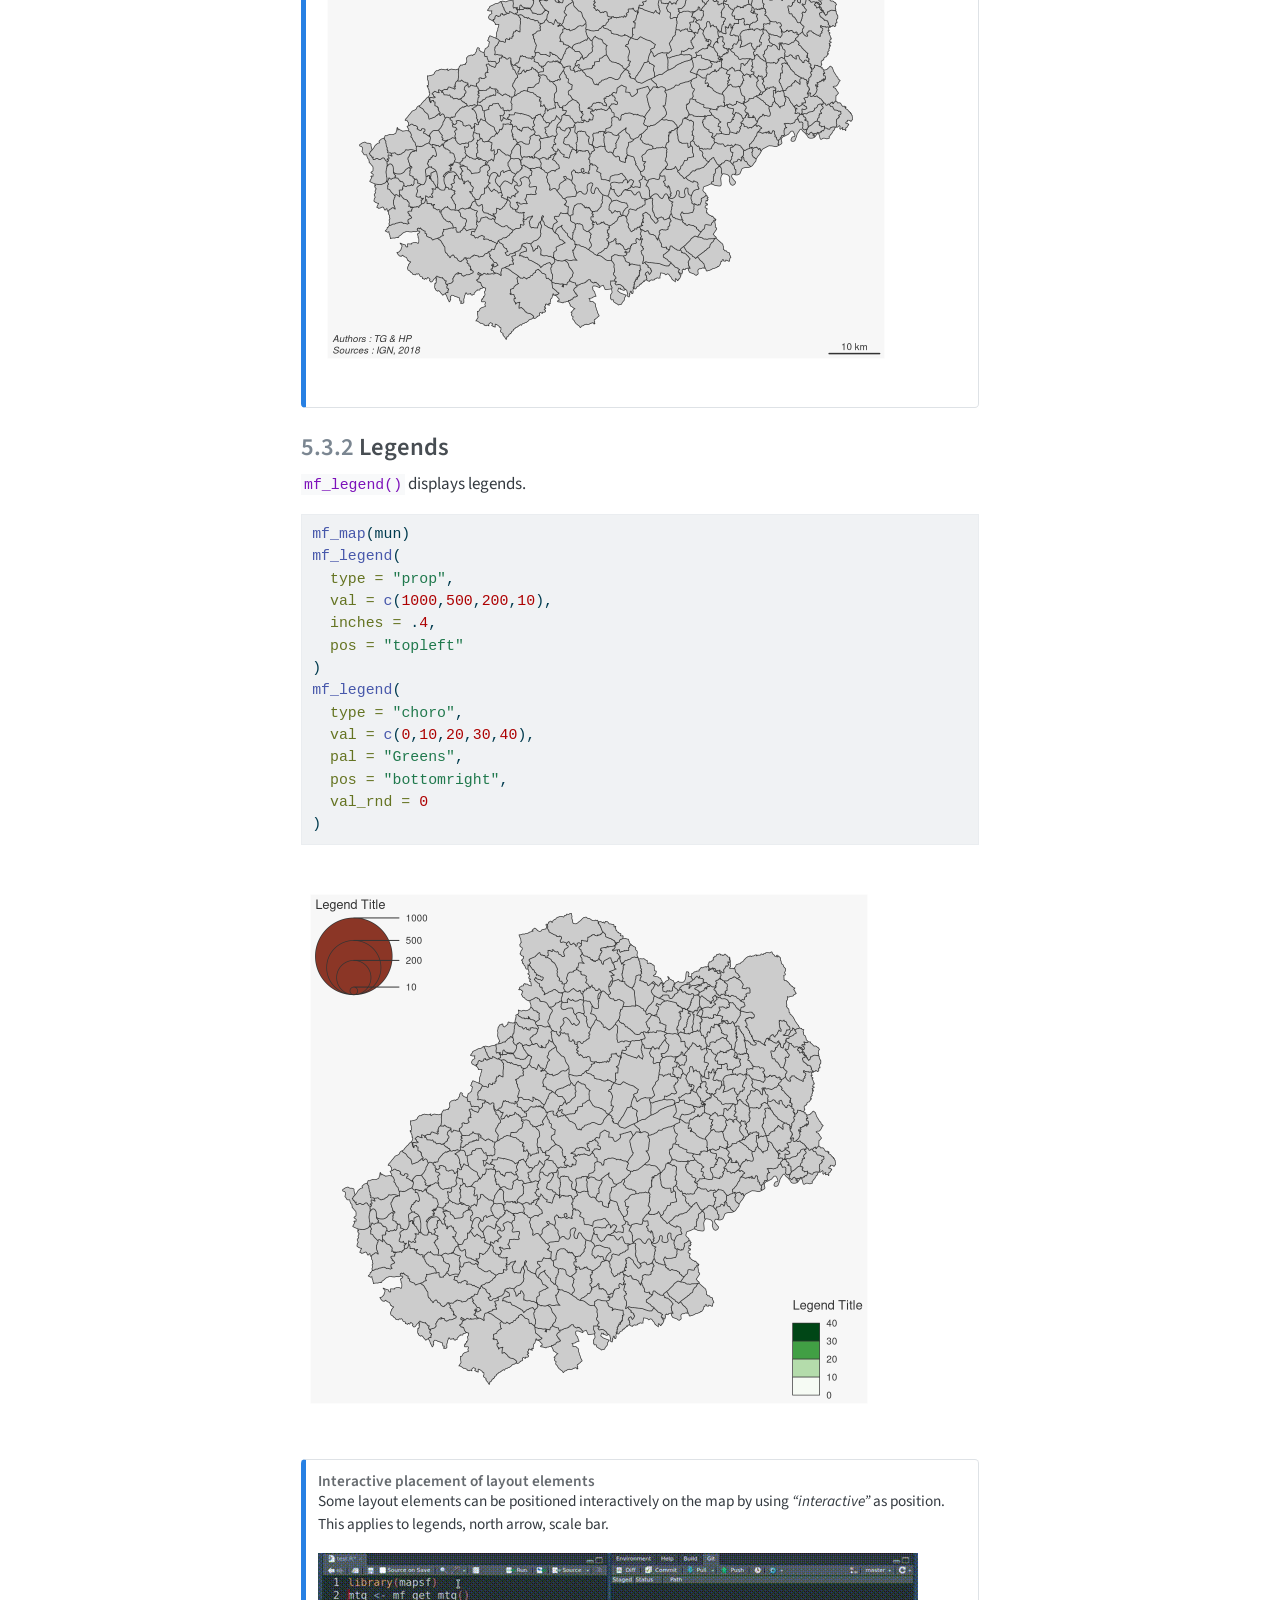
<file: docs/4_mapsf.html>
<!DOCTYPE html>
<html xmlns="http://www.w3.org/1999/xhtml" lang="en" xml:lang="en"><head>

<meta charset="utf-8">
<meta name="generator" content="quarto-1.6.40">

<meta name="viewport" content="width=device-width, initial-scale=1.0, user-scalable=yes">

<meta name="author" content="Timothée Giraud et Hugues Pecout">
<meta name="description" content="Create reproducible maps with R">

<title>Cartography with R</title>
<style>
code{white-space: pre-wrap;}
span.smallcaps{font-variant: small-caps;}
div.columns{display: flex; gap: min(4vw, 1.5em);}
div.column{flex: auto; overflow-x: auto;}
div.hanging-indent{margin-left: 1.5em; text-indent: -1.5em;}
ul.task-list{list-style: none;}
ul.task-list li input[type="checkbox"] {
  width: 0.8em;
  margin: 0 0.8em 0.2em -1em; /* quarto-specific, see https://github.com/quarto-dev/quarto-cli/issues/4556 */ 
  vertical-align: middle;
}
/* CSS for syntax highlighting */
pre > code.sourceCode { white-space: pre; position: relative; }
pre > code.sourceCode > span { line-height: 1.25; }
pre > code.sourceCode > span:empty { height: 1.2em; }
.sourceCode { overflow: visible; }
code.sourceCode > span { color: inherit; text-decoration: inherit; }
div.sourceCode { margin: 1em 0; }
pre.sourceCode { margin: 0; }
@media screen {
div.sourceCode { overflow: auto; }
}
@media print {
pre > code.sourceCode { white-space: pre-wrap; }
pre > code.sourceCode > span { display: inline-block; text-indent: -5em; padding-left: 5em; }
}
pre.numberSource code
  { counter-reset: source-line 0; }
pre.numberSource code > span
  { position: relative; left: -4em; counter-increment: source-line; }
pre.numberSource code > span > a:first-child::before
  { content: counter(source-line);
    position: relative; left: -1em; text-align: right; vertical-align: baseline;
    border: none; display: inline-block;
    -webkit-touch-callout: none; -webkit-user-select: none;
    -khtml-user-select: none; -moz-user-select: none;
    -ms-user-select: none; user-select: none;
    padding: 0 4px; width: 4em;
  }
pre.numberSource { margin-left: 3em;  padding-left: 4px; }
div.sourceCode
  {   }
@media screen {
pre > code.sourceCode > span > a:first-child::before { text-decoration: underline; }
}
/* CSS for citations */
div.csl-bib-body { }
div.csl-entry {
  clear: both;
  margin-bottom: 0em;
}
.hanging-indent div.csl-entry {
  margin-left:2em;
  text-indent:-2em;
}
div.csl-left-margin {
  min-width:2em;
  float:left;
}
div.csl-right-inline {
  margin-left:2em;
  padding-left:1em;
}
div.csl-indent {
  margin-left: 2em;
}</style>


<script src="site_libs/quarto-nav/quarto-nav.js"></script>
<script src="site_libs/quarto-nav/headroom.min.js"></script>
<script src="site_libs/clipboard/clipboard.min.js"></script>
<script src="site_libs/quarto-search/autocomplete.umd.js"></script>
<script src="site_libs/quarto-search/fuse.min.js"></script>
<script src="site_libs/quarto-search/quarto-search.js"></script>
<meta name="quarto:offset" content="./">
<link href="./2000_references.html" rel="next">
<link href="./3_cartography.html" rel="prev">
<link href="./img/globe-africa-solid.svg" rel="icon" type="image/svg+xml">
<script src="site_libs/quarto-html/quarto.js"></script>
<script src="site_libs/quarto-html/popper.min.js"></script>
<script src="site_libs/quarto-html/tippy.umd.min.js"></script>
<script src="site_libs/quarto-html/anchor.min.js"></script>
<link href="site_libs/quarto-html/tippy.css" rel="stylesheet">
<link href="site_libs/quarto-html/quarto-syntax-highlighting-549806ee2085284f45b00abea8c6df48.css" rel="stylesheet" id="quarto-text-highlighting-styles">
<script src="site_libs/bootstrap/bootstrap.min.js"></script>
<link href="site_libs/bootstrap/bootstrap-icons.css" rel="stylesheet">
<link href="site_libs/bootstrap/bootstrap-7aaafe8f88d9ab8307b30e01b0806846.min.css" rel="stylesheet" append-hash="true" id="quarto-bootstrap" data-mode="light">
<script id="quarto-search-options" type="application/json">{
  "location": "sidebar",
  "copy-button": false,
  "collapse-after": 3,
  "panel-placement": "start",
  "type": "textbox",
  "limit": 50,
  "keyboard-shortcut": [
    "f",
    "/",
    "s"
  ],
  "show-item-context": false,
  "language": {
    "search-no-results-text": "No results",
    "search-matching-documents-text": "matching documents",
    "search-copy-link-title": "Copy link to search",
    "search-hide-matches-text": "Hide additional matches",
    "search-more-match-text": "more match in this document",
    "search-more-matches-text": "more matches in this document",
    "search-clear-button-title": "Clear",
    "search-text-placeholder": "",
    "search-detached-cancel-button-title": "Cancel",
    "search-submit-button-title": "Submit",
    "search-label": "Search"
  }
}</script>


<meta property="og:title" content="Cartography with R">
<meta property="og:description" content="Create reproducible maps with R">
<meta property="og:image" content="https://rcarto.github.io/rcarto/cartography_with_r/img/logo.png">
<meta property="og:site_name" content="Cartography with R">
<meta property="og:image:height" content="1030">
<meta property="og:image:width" content="892">
</head>

<body class="nav-sidebar floating">

<div id="quarto-search-results"></div>
  <header id="quarto-header" class="headroom fixed-top">
  <nav class="quarto-secondary-nav">
    <div class="container-fluid d-flex">
      <button type="button" class="quarto-btn-toggle btn" data-bs-toggle="collapse" role="button" data-bs-target=".quarto-sidebar-collapse-item" aria-controls="quarto-sidebar" aria-expanded="false" aria-label="Toggle sidebar navigation" onclick="if (window.quartoToggleHeadroom) { window.quartoToggleHeadroom(); }">
        <i class="bi bi-layout-text-sidebar-reverse"></i>
      </button>
        <nav class="quarto-page-breadcrumbs" aria-label="breadcrumb"><ol class="breadcrumb"><li class="breadcrumb-item"><a href="./3_cartography.html"><strong>III. Cartography</strong></a></li><li class="breadcrumb-item"><a href="./4_mapsf.html"><span class="chapter-number">5</span>&nbsp; <span class="chapter-title"><code>mapsf</code></span></a></li></ol></nav>
        <a class="flex-grow-1" role="navigation" data-bs-toggle="collapse" data-bs-target=".quarto-sidebar-collapse-item" aria-controls="quarto-sidebar" aria-expanded="false" aria-label="Toggle sidebar navigation" onclick="if (window.quartoToggleHeadroom) { window.quartoToggleHeadroom(); }">      
        </a>
      <button type="button" class="btn quarto-search-button" aria-label="Search" onclick="window.quartoOpenSearch();">
        <i class="bi bi-search"></i>
      </button>
    </div>
  </nav>
</header>
<!-- content -->
<div id="quarto-content" class="quarto-container page-columns page-rows-contents page-layout-article">
<!-- sidebar -->
  <nav id="quarto-sidebar" class="sidebar collapse collapse-horizontal quarto-sidebar-collapse-item sidebar-navigation floating overflow-auto">
    <div class="pt-lg-2 mt-2 text-left sidebar-header">
    <div class="sidebar-title mb-0 py-0">
      <a href="./">Cartography with R</a> 
        <div class="sidebar-tools-main">
    <a href="https://github.com/rcarto/cartography_with_r/" title="Source Code" class="quarto-navigation-tool px-1" aria-label="Source Code"><i class="bi bi-github"></i></a>
</div>
    </div>
      </div>
        <div class="mt-2 flex-shrink-0 align-items-center">
        <div class="sidebar-search">
        <div id="quarto-search" class="" title="Search"></div>
        </div>
        </div>
    <div class="sidebar-menu-container"> 
    <ul class="list-unstyled mt-1">
        <li class="sidebar-item">
  <div class="sidebar-item-container"> 
  <a href="./index.html" class="sidebar-item-text sidebar-link">
 <span class="menu-text"><em>Preamble</em></span></a>
  </div>
</li>
        <li class="sidebar-item sidebar-item-section">
      <div class="sidebar-item-container"> 
            <a class="sidebar-item-text sidebar-link text-start" data-bs-toggle="collapse" data-bs-target="#quarto-sidebar-section-1" role="navigation" aria-expanded="true">
 <span class="menu-text"><strong>I. The Spatial Ecosystem</strong></span></a>
          <a class="sidebar-item-toggle text-start" data-bs-toggle="collapse" data-bs-target="#quarto-sidebar-section-1" role="navigation" aria-expanded="true" aria-label="Toggle section">
            <i class="bi bi-chevron-right ms-2"></i>
          </a> 
      </div>
      <ul id="quarto-sidebar-section-1" class="collapse list-unstyled sidebar-section depth1 show">  
          <li class="sidebar-item">
  <div class="sidebar-item-container"> 
  <a href="./0_spatial_ecosystem.html" class="sidebar-item-text sidebar-link">
 <span class="menu-text"><span class="chapter-number">1</span>&nbsp; <span class="chapter-title">Introduction</span></span></a>
  </div>
</li>
      </ul>
  </li>
        <li class="sidebar-item sidebar-item-section">
      <div class="sidebar-item-container"> 
            <a class="sidebar-item-text sidebar-link text-start" data-bs-toggle="collapse" data-bs-target="#quarto-sidebar-section-2" role="navigation" aria-expanded="true">
 <span class="menu-text"><strong>II. Vector Data &amp; Geoprocessing</strong></span></a>
          <a class="sidebar-item-toggle text-start" data-bs-toggle="collapse" data-bs-target="#quarto-sidebar-section-2" role="navigation" aria-expanded="true" aria-label="Toggle section">
            <i class="bi bi-chevron-right ms-2"></i>
          </a> 
      </div>
      <ul id="quarto-sidebar-section-2" class="collapse list-unstyled sidebar-section depth1 show">  
          <li class="sidebar-item">
  <div class="sidebar-item-container"> 
  <a href="./1_vector_data.html" class="sidebar-item-text sidebar-link">
 <span class="menu-text"><span class="chapter-number">2</span>&nbsp; <span class="chapter-title">Vector Data</span></span></a>
  </div>
</li>
          <li class="sidebar-item">
  <div class="sidebar-item-container"> 
  <a href="./2_geoprocessing.html" class="sidebar-item-text sidebar-link">
 <span class="menu-text"><span class="chapter-number">3</span>&nbsp; <span class="chapter-title">Geoprocessing</span></span></a>
  </div>
</li>
      </ul>
  </li>
        <li class="sidebar-item sidebar-item-section">
      <div class="sidebar-item-container"> 
            <a class="sidebar-item-text sidebar-link text-start" data-bs-toggle="collapse" data-bs-target="#quarto-sidebar-section-3" role="navigation" aria-expanded="true">
 <span class="menu-text"><strong>III. Cartography</strong></span></a>
          <a class="sidebar-item-toggle text-start" data-bs-toggle="collapse" data-bs-target="#quarto-sidebar-section-3" role="navigation" aria-expanded="true" aria-label="Toggle section">
            <i class="bi bi-chevron-right ms-2"></i>
          </a> 
      </div>
      <ul id="quarto-sidebar-section-3" class="collapse list-unstyled sidebar-section depth1 show">  
          <li class="sidebar-item">
  <div class="sidebar-item-container"> 
  <a href="./3_cartography.html" class="sidebar-item-text sidebar-link">
 <span class="menu-text"><span class="chapter-number">4</span>&nbsp; <span class="chapter-title">The Cartographic Language</span></span></a>
  </div>
</li>
          <li class="sidebar-item">
  <div class="sidebar-item-container"> 
  <a href="./4_mapsf.html" class="sidebar-item-text sidebar-link active">
 <span class="menu-text"><span class="chapter-number">5</span>&nbsp; <span class="chapter-title"><code>mapsf</code></span></span></a>
  </div>
</li>
      </ul>
  </li>
        <li class="sidebar-item">
  <div class="sidebar-item-container"> 
  <a href="./2000_references.html" class="sidebar-item-text sidebar-link">
 <span class="menu-text">References</span></a>
  </div>
</li>
    </ul>
    </div>
<div class="quarto-sidebar-footer"><div class="sidebar-footer-item">
<p><br><a href="https://creativecommons.org/licenses/by-nc-sa/4.0/deed.fr"><img src="img/cc-icon.svg" height="42"></a></p>
</div></div></nav>
<div id="quarto-sidebar-glass" class="quarto-sidebar-collapse-item" data-bs-toggle="collapse" data-bs-target=".quarto-sidebar-collapse-item"></div>
<!-- margin-sidebar -->
    <div id="quarto-margin-sidebar" class="sidebar margin-sidebar">
        <nav id="TOC" role="doc-toc" class="toc-active">
    <h2 id="toc-title">Table of contents</h2>
   
  <ul>
  <li><a href="#presentation" id="toc-presentation" class="nav-link active" data-scroll-target="#presentation"><span class="header-section-number">5.1</span> Presentation</a></li>
  <li><a href="#map-types" id="toc-map-types" class="nav-link" data-scroll-target="#map-types"><span class="header-section-number">5.2</span> Map Types</a>
  <ul class="collapse">
  <li><a href="#sample-data-set" id="toc-sample-data-set" class="nav-link" data-scroll-target="#sample-data-set"><span class="header-section-number">5.2.1</span> Sample data set</a></li>
  <li><a href="#geometries-base-maps" id="toc-geometries-base-maps" class="nav-link" data-scroll-target="#geometries-base-maps"><span class="header-section-number">5.2.2</span> Geometries / Base Maps</a></li>
  <li><a href="#proportional-symbols" id="toc-proportional-symbols" class="nav-link" data-scroll-target="#proportional-symbols"><span class="header-section-number">5.2.3</span> Proportional Symbols</a></li>
  <li><a href="#choropleth-map" id="toc-choropleth-map" class="nav-link" data-scroll-target="#choropleth-map"><span class="header-section-number">5.2.4</span> Choropleth Map</a></li>
  <li><a href="#typology-map" id="toc-typology-map" class="nav-link" data-scroll-target="#typology-map"><span class="header-section-number">5.2.5</span> Typology Map</a></li>
  <li><a href="#proportional-symbols-using-choropleth-coloration" id="toc-proportional-symbols-using-choropleth-coloration" class="nav-link" data-scroll-target="#proportional-symbols-using-choropleth-coloration"><span class="header-section-number">5.2.6</span> Proportional Symbols using Choropleth Coloration</a></li>
  <li><a href="#proportional-symbols-using-typology-coloration" id="toc-proportional-symbols-using-typology-coloration" class="nav-link" data-scroll-target="#proportional-symbols-using-typology-coloration"><span class="header-section-number">5.2.7</span> Proportional Symbols using Typology Coloration</a></li>
  </ul></li>
  <li><a href="#map-layout" id="toc-map-layout" class="nav-link" data-scroll-target="#map-layout"><span class="header-section-number">5.3</span> Map Layout</a>
  <ul class="collapse">
  <li><a href="#titles-scale-bar-north-arrow-credits" id="toc-titles-scale-bar-north-arrow-credits" class="nav-link" data-scroll-target="#titles-scale-bar-north-arrow-credits"><span class="header-section-number">5.3.1</span> Titles, scale bar, North arrow, credits</a></li>
  <li><a href="#legends" id="toc-legends" class="nav-link" data-scroll-target="#legends"><span class="header-section-number">5.3.2</span> Legends</a></li>
  <li><a href="#labels-and-annotations" id="toc-labels-and-annotations" class="nav-link" data-scroll-target="#labels-and-annotations"><span class="header-section-number">5.3.3</span> Labels and Annotations</a></li>
  <li><a href="#center-the-map-on-a-specific-area" id="toc-center-the-map-on-a-specific-area" class="nav-link" data-scroll-target="#center-the-map-on-a-specific-area"><span class="header-section-number">5.3.4</span> Center the map on a specific area</a></li>
  <li><a href="#display-several-maps-on-the-same-figure" id="toc-display-several-maps-on-the-same-figure" class="nav-link" data-scroll-target="#display-several-maps-on-the-same-figure"><span class="header-section-number">5.3.5</span> Display several maps on the same figure</a></li>
  <li><a href="#export-maps" id="toc-export-maps" class="nav-link" data-scroll-target="#export-maps"><span class="header-section-number">5.3.6</span> Export maps</a></li>
  <li><a href="#add-an-image-on-the-map" id="toc-add-an-image-on-the-map" class="nav-link" data-scroll-target="#add-an-image-on-the-map"><span class="header-section-number">5.3.7</span> Add an image on the map</a></li>
  <li><a href="#add-a-shadow-to-a-layer" id="toc-add-a-shadow-to-a-layer" class="nav-link" data-scroll-target="#add-a-shadow-to-a-layer"><span class="header-section-number">5.3.8</span> Add a shadow to a layer</a></li>
  </ul></li>
  </ul>
</nav>
    </div>
<!-- main -->
<main class="content" id="quarto-document-content">

<header id="title-block-header" class="quarto-title-block default"><nav class="quarto-page-breadcrumbs quarto-title-breadcrumbs d-none d-lg-block" aria-label="breadcrumb"><ol class="breadcrumb"><li class="breadcrumb-item"><a href="./3_cartography.html"><strong>III. Cartography</strong></a></li><li class="breadcrumb-item"><a href="./4_mapsf.html"><span class="chapter-number">5</span>&nbsp; <span class="chapter-title"><code>mapsf</code></span></a></li></ol></nav>
<div class="quarto-title">
<h1 class="title"><span class="chapter-number">5</span>&nbsp; <span class="chapter-title"><code>mapsf</code></span></h1>
</div>



<div class="quarto-title-meta">

    
  
    
  </div>
  


</header>


<p><img src="img/logo.png" align="right" width="120"></p>
<section id="presentation" class="level2" data-number="5.1">
<h2 data-number="5.1" class="anchored" data-anchor-id="presentation"><span class="header-section-number">5.1</span> Presentation</h2>
<p>The spatial ecosystem of R is rich, dynamic and mature and several packages can be used to import, process and represent spatial data. The <a href="https://CRAN.R-project.org/package=mapsf"><code>mapsf</code></a> package <span class="citation" data-cites="R-mapsf">(<a href="2000_references.html#ref-R-mapsf" role="doc-biblioref">Giraud 2023</a>)</span> is a part of this ecosystem and can be used to create high-quality thematic maps.</p>
<div class="quarto-figure quarto-figure-center">
<figure class="figure">
<p><img src="img/workflow.png" class="img-fluid figure-img"></p>
<figcaption>A typical processing chain</figcaption>
</figure>
</div>
<div class="callout callout-style-simple callout-note no-icon">
<div class="callout-body d-flex">
<div class="callout-icon-container">
<i class="callout-icon no-icon"></i>
</div>
<div class="callout-body-container">
<p>Other packages can be used to create thematic maps.<br>
The <code>ggplot2</code> package <span class="citation" data-cites="R-ggplot2">(<a href="2000_references.html#ref-R-ggplot2" role="doc-biblioref">Wickham 2016</a>)</span>, in conjunction with the <code>ggspatial</code> package <span class="citation" data-cites="R-ggspatial">(<a href="2000_references.html#ref-R-ggspatial" role="doc-biblioref">Dunnington 2023</a>)</span>, can be used to display spatial objects and create simple thematic maps.<br>
The <code>tmap</code> package <span class="citation" data-cites="R-tmap">(<a href="2000_references.html#ref-R-tmap" role="doc-biblioref">Tennekes 2018</a>)</span> is dedicated to creating thematic maps, and uses a syntax similar to that of <code>ggplot2</code> (sequence of instructions combined with the <code>+</code> sign).<br>
Documentation and tutorials for using these two packages are readily available on the web.</p>
</div>
</div>
</div>
<p>In this document, we will mainly be using the <code>mapsf</code> package, which has fairly comprehensive functionality and is fairly easy to learn. What’s more, the package is relatively lightweight.</p>
<div class="quarto-figure quarto-figure-center">
<figure class="figure">
<p><img src="img/deps.png" class="img-fluid figure-img"></p>
<figcaption>A minimal number of well-known dependencies</figcaption>
</figure>
</div>
<p><code>mapsf</code> can be used to create most of the map types commonly used in statistical cartography (choropleth maps, typologies, proportional or graduated symbols, etc.).<br>
For each type of map, a number of parameters can be used to customise the cartographic representation. These parameters are the same as those found in standard GIS or cartography software (for example, the choice of discretisations and colour palettes, changing the size of symbols or customising legends).<br>
In addition to the data representation functions, other functions are dedicated to cartographic design (themes or graphic charters, legends, scales, orientation arrows, titles, credits, annotations, etc.), the creation of insets or map export.</p>
<p><strong>Documentation</strong></p>
<div>

</div>
<div class="quarto-layout-panel" data-layout-ncol="2">
<div class="quarto-layout-row">
<div class="quarto-layout-cell" style="flex-basis: 50.0%;justify-content: flex-start;">
<p><a href="https://riatelab.github.io/mapsf/">Website</a> <img src="img/webmapsf.png" class="img-fluid"></p>
</div>
<div class="quarto-layout-cell" style="flex-basis: 50.0%;justify-content: flex-start;">
<p><a href="https://raw.githubusercontent.com/riatelab/mapsf/master/vignettes/web_only/img/mapsf_cheatsheet.pdf"><em>cheat sheet</em></a> <img src="img/mapsf_cheatsheet.png" class="img-fluid"></p>
</div>
</div>
<div class="quarto-layout-row">
<div class="quarto-layout-cell" style="flex-basis: 50.0%;justify-content: flex-start;">
<p><strong>Vignettes</strong> :</p>
</div>
<div class="quarto-layout-cell" style="flex-basis: 50.0%;justify-content: flex-start;">
<ul>
<li><a href="https://riatelab.github.io/mapsf/articles/mapsf.html">Get started</a></li>
<li><a href="https://riatelab.github.io/mapsf/articles/web_only/how_to_create_faceted_maps.html">How to create faceted maps</a></li>
<li><a href="https://riatelab.github.io/mapsf/articles/web_only/how_to_create_inset_maps.html">How to create inset maps</a></li>
<li><a href="https://riatelab.github.io/mapsf/articles/web_only/how_to_export_maps.html">How to export maps</a></li>
<li><a href="https://riatelab.github.io/mapsf/articles/web_only/how_to_use_a_custom_font_family.html">How to use a custom font family</a></li>
<li><a href="https://riatelab.github.io/mapsf/articles/web_only/how_to_use_themes.html">How to use themes</a></li>
</ul>
</div>
</div>
</div>
</section>
<section id="map-types" class="level2" data-number="5.2">
<h2 data-number="5.2" class="anchored" data-anchor-id="map-types"><span class="header-section-number">5.2</span> Map Types</h2>
<p><code>mf_map()</code> is the main function of the package, it displays map layers on a georeferenced plot.</p>
<p><code>mf_map()</code> has three main arguments:</p>
<ul>
<li><code>x</code>, an sf object;</li>
<li><code>var</code>, the name(s) of a variable(s) to map;</li>
<li><code>type</code>, the map layer type.</li>
</ul>
<p>Many parameters are available to fine tune symbologies and legends.</p>
<section id="sample-data-set" class="level3" data-number="5.2.1">
<h3 data-number="5.2.1" class="anchored" data-anchor-id="sample-data-set"><span class="header-section-number">5.2.1</span> Sample data set</h3>
<p>Import map layers from the <a href="https://www.geopackage.org/">geopackage</a> file <strong>lot.gpkg</strong>.</p>
<div class="cell">
<div class="sourceCode cell-code" id="cb1"><pre class="sourceCode r code-with-copy"><code class="sourceCode r"><span id="cb1-1"><a href="#cb1-1" aria-hidden="true" tabindex="-1"></a><span class="fu">library</span>(sf)</span>
<span id="cb1-2"><a href="#cb1-2" aria-hidden="true" tabindex="-1"></a><span class="co"># import municipalities</span></span>
<span id="cb1-3"><a href="#cb1-3" aria-hidden="true" tabindex="-1"></a>mun <span class="ot">&lt;-</span> <span class="fu">st_read</span>(<span class="st">"data/lot.gpkg"</span>, <span class="at">layer =</span> <span class="st">"communes"</span>, <span class="at">quiet =</span> <span class="cn">TRUE</span>)</span>
<span id="cb1-4"><a href="#cb1-4" aria-hidden="true" tabindex="-1"></a><span class="co"># import french departements </span></span>
<span id="cb1-5"><a href="#cb1-5" aria-hidden="true" tabindex="-1"></a>dep <span class="ot">&lt;-</span> <span class="fu">st_read</span>(<span class="st">"data/lot.gpkg"</span>, <span class="at">layer =</span> <span class="st">"departements"</span>, <span class="at">quiet =</span> <span class="cn">TRUE</span>)</span>
<span id="cb1-6"><a href="#cb1-6" aria-hidden="true" tabindex="-1"></a><span class="co"># import restaurants</span></span>
<span id="cb1-7"><a href="#cb1-7" aria-hidden="true" tabindex="-1"></a>resto <span class="ot">&lt;-</span> <span class="fu">st_read</span>(<span class="st">"data/lot.gpkg"</span>, <span class="at">layer =</span> <span class="st">"restaurants"</span>, <span class="at">quiet =</span> <span class="cn">TRUE</span>)</span>
<span id="cb1-8"><a href="#cb1-8" aria-hidden="true" tabindex="-1"></a><span class="co"># import someroads</span></span>
<span id="cb1-9"><a href="#cb1-9" aria-hidden="true" tabindex="-1"></a>road <span class="ot">&lt;-</span> <span class="fu">st_read</span>(<span class="st">"data/lot.gpkg"</span>, <span class="at">layer =</span> <span class="st">"routes"</span>, <span class="at">quiet =</span> <span class="cn">TRUE</span>)</span></code><button title="Copy to Clipboard" class="code-copy-button"><i class="bi"></i></button></pre></div>
</div>
</section>
<section id="geometries-base-maps" class="level3" data-number="5.2.2">
<h3 data-number="5.2.2" class="anchored" data-anchor-id="geometries-base-maps"><span class="header-section-number">5.2.2</span> Geometries / Base Maps</h3>
<p><code>mf_map(x, type = "base")</code> displays <code>sf</code> objects geometries.</p>
<div class="cell">
<div class="sourceCode cell-code" id="cb2"><pre class="sourceCode r code-with-copy"><code class="sourceCode r"><span id="cb2-1"><a href="#cb2-1" aria-hidden="true" tabindex="-1"></a><span class="fu">library</span>(mapsf)</span>
<span id="cb2-2"><a href="#cb2-2" aria-hidden="true" tabindex="-1"></a><span class="co"># polygones</span></span>
<span id="cb2-3"><a href="#cb2-3" aria-hidden="true" tabindex="-1"></a><span class="fu">mf_map</span>(<span class="at">x =</span> mun, <span class="at">border =</span> <span class="st">"white"</span>)</span>
<span id="cb2-4"><a href="#cb2-4" aria-hidden="true" tabindex="-1"></a><span class="co"># departements (polygones, transparent background)</span></span>
<span id="cb2-5"><a href="#cb2-5" aria-hidden="true" tabindex="-1"></a><span class="fu">mf_map</span>(<span class="at">x =</span> dep, <span class="at">lwd =</span> <span class="dv">2</span>, <span class="at">col =</span> <span class="cn">NA</span>, <span class="at">add =</span> <span class="cn">TRUE</span>)</span>
<span id="cb2-6"><a href="#cb2-6" aria-hidden="true" tabindex="-1"></a><span class="co"># roads (polylines)</span></span>
<span id="cb2-7"><a href="#cb2-7" aria-hidden="true" tabindex="-1"></a><span class="fu">mf_map</span>(<span class="at">x =</span> road, <span class="at">lwd =</span> .<span class="dv">7</span>, <span class="at">col =</span> <span class="st">"ivory4"</span>, <span class="at">add =</span> <span class="cn">TRUE</span>)</span>
<span id="cb2-8"><a href="#cb2-8" aria-hidden="true" tabindex="-1"></a><span class="co"># restaurants (points)</span></span>
<span id="cb2-9"><a href="#cb2-9" aria-hidden="true" tabindex="-1"></a><span class="fu">mf_map</span>(<span class="at">x =</span> resto, <span class="at">pch =</span> <span class="dv">20</span>, <span class="at">cex =</span> .<span class="dv">7</span>, <span class="at">col =</span> <span class="st">"darkred"</span>, <span class="at">add =</span> <span class="cn">TRUE</span>)</span>
<span id="cb2-10"><a href="#cb2-10" aria-hidden="true" tabindex="-1"></a><span class="co"># title</span></span>
<span id="cb2-11"><a href="#cb2-11" aria-hidden="true" tabindex="-1"></a><span class="fu">mf_title</span>(<span class="at">txt =</span> <span class="st">"Le Lot (46)"</span>)</span></code><button title="Copy to Clipboard" class="code-copy-button"><i class="bi"></i></button></pre></div>
<div class="cell-output-display">
<div>
<figure class="figure">
<p><img src="figs/mf_base-1.png" class="img-fluid figure-img" width="576"></p>
</figure>
</div>
</div>
</div>
</section>
<section id="proportional-symbols" class="level3" data-number="5.2.3">
<h3 data-number="5.2.3" class="anchored" data-anchor-id="proportional-symbols"><span class="header-section-number">5.2.3</span> Proportional Symbols</h3>
<p><code>mf_map(x, var, type = "prop")</code> displays symbols with areas proportional to a quantitative variable (stocks). The <code>inches</code> argument is used to customize the symbols sizes.</p>
<div class="cell">
<div class="sourceCode cell-code" id="cb3"><pre class="sourceCode r code-with-copy"><code class="sourceCode r"><span id="cb3-1"><a href="#cb3-1" aria-hidden="true" tabindex="-1"></a><span class="co"># plot municipalities </span></span>
<span id="cb3-2"><a href="#cb3-2" aria-hidden="true" tabindex="-1"></a><span class="fu">mf_map</span>(<span class="at">x =</span> mun)</span>
<span id="cb3-3"><a href="#cb3-3" aria-hidden="true" tabindex="-1"></a><span class="co"># proportional symbols</span></span>
<span id="cb3-4"><a href="#cb3-4" aria-hidden="true" tabindex="-1"></a><span class="fu">mf_map</span>(</span>
<span id="cb3-5"><a href="#cb3-5" aria-hidden="true" tabindex="-1"></a>  <span class="at">x =</span> mun, </span>
<span id="cb3-6"><a href="#cb3-6" aria-hidden="true" tabindex="-1"></a>  <span class="at">var =</span> <span class="st">"POPULATION"</span>,</span>
<span id="cb3-7"><a href="#cb3-7" aria-hidden="true" tabindex="-1"></a>  <span class="at">type =</span> <span class="st">"prop"</span>,</span>
<span id="cb3-8"><a href="#cb3-8" aria-hidden="true" tabindex="-1"></a>  <span class="at">leg_title =</span> <span class="st">"Total Population</span><span class="sc">\n</span><span class="st">(2015)"</span></span>
<span id="cb3-9"><a href="#cb3-9" aria-hidden="true" tabindex="-1"></a>)</span>
<span id="cb3-10"><a href="#cb3-10" aria-hidden="true" tabindex="-1"></a><span class="co"># Titre</span></span>
<span id="cb3-11"><a href="#cb3-11" aria-hidden="true" tabindex="-1"></a><span class="fu">mf_title</span>(<span class="st">"Population Distribution"</span>)</span></code><button title="Copy to Clipboard" class="code-copy-button"><i class="bi"></i></button></pre></div>
<div class="cell-output-display">
<div>
<figure class="figure">
<p><img src="figs/proportional_symbols-1.png" class="img-fluid figure-img" width="576"></p>
</figure>
</div>
</div>
</div>
</section>
<section id="choropleth-map" class="level3" data-number="5.2.4">
<h3 data-number="5.2.4" class="anchored" data-anchor-id="choropleth-map"><span class="header-section-number">5.2.4</span> Choropleth Map</h3>
<p>In choropleth maps, areas are shaded according to the variation of a quantitative variable. They are used to represent ratios or indices. <code>mf_map(x, var, type = "choro")</code> displays choropleth maps . Arguments <code>nbreaks</code>, and <code>breaks</code> allow to customize the variable classification.</p>
<div class="cell">
<div class="sourceCode cell-code" id="cb4"><pre class="sourceCode r code-with-copy"><code class="sourceCode r"><span id="cb4-1"><a href="#cb4-1" aria-hidden="true" tabindex="-1"></a><span class="co"># Population density (inhab./km²) using sf::st_area()</span></span>
<span id="cb4-2"><a href="#cb4-2" aria-hidden="true" tabindex="-1"></a>mun<span class="sc">$</span>pop_density <span class="ot">&lt;-</span> <span class="fl">1e6</span> <span class="sc">*</span> mun<span class="sc">$</span>POPULATION <span class="sc">/</span> <span class="fu">as.numeric</span>(<span class="fu">st_area</span>(mun))</span>
<span id="cb4-3"><a href="#cb4-3" aria-hidden="true" tabindex="-1"></a><span class="fu">mf_map</span>(</span>
<span id="cb4-4"><a href="#cb4-4" aria-hidden="true" tabindex="-1"></a>  <span class="at">x =</span> mun,</span>
<span id="cb4-5"><a href="#cb4-5" aria-hidden="true" tabindex="-1"></a>  <span class="at">var =</span> <span class="st">"pop_density"</span>,</span>
<span id="cb4-6"><a href="#cb4-6" aria-hidden="true" tabindex="-1"></a>  <span class="at">type =</span> <span class="st">"choro"</span>,</span>
<span id="cb4-7"><a href="#cb4-7" aria-hidden="true" tabindex="-1"></a>  <span class="at">breaks =</span> <span class="st">"quantile"</span>,</span>
<span id="cb4-8"><a href="#cb4-8" aria-hidden="true" tabindex="-1"></a>  <span class="at">nbreaks =</span> <span class="dv">6</span>,</span>
<span id="cb4-9"><a href="#cb4-9" aria-hidden="true" tabindex="-1"></a>  <span class="at">pal =</span> <span class="st">"Dark Mint"</span>,</span>
<span id="cb4-10"><a href="#cb4-10" aria-hidden="true" tabindex="-1"></a>  <span class="at">lwd =</span> <span class="dv">1</span>,</span>
<span id="cb4-11"><a href="#cb4-11" aria-hidden="true" tabindex="-1"></a>  <span class="at">leg_title =</span> <span class="st">"Population Density</span><span class="sc">\n</span><span class="st">(inh./km²)"</span>, </span>
<span id="cb4-12"><a href="#cb4-12" aria-hidden="true" tabindex="-1"></a>  <span class="at">leg_val_rnd =</span> <span class="dv">0</span></span>
<span id="cb4-13"><a href="#cb4-13" aria-hidden="true" tabindex="-1"></a>)</span>
<span id="cb4-14"><a href="#cb4-14" aria-hidden="true" tabindex="-1"></a><span class="fu">mf_title</span>(<span class="st">"Population Distribution (2018)"</span>)</span></code><button title="Copy to Clipboard" class="code-copy-button"><i class="bi"></i></button></pre></div>
<div class="cell-output-display">
<div>
<figure class="figure">
<p><img src="figs/choro-1.png" class="img-fluid figure-img" width="576"></p>
</figure>
</div>
</div>
</div>
<div class="callout callout-style-simple callout-note no-icon callout-titled">
<div class="callout-header d-flex align-content-center">
<div class="callout-icon-container">
<i class="callout-icon no-icon"></i>
</div>
<div class="callout-title-container flex-fill">
Color palettes
</div>
</div>
<div class="callout-body-container callout-body">
<p>Color palettes, defined with <code>pal</code>, can be created with <code>mf_get_pal()</code> or you can use palette names from <code>hcl.pals()</code>.</p>
<div class="sourceCode cell-code" id="cb5"><pre class="sourceCode r code-with-copy"><code class="sourceCode r"><span id="cb5-1"><a href="#cb5-1" aria-hidden="true" tabindex="-1"></a><span class="fu">mf_map</span>(<span class="at">x =</span> mun, <span class="at">var =</span> <span class="st">"pop_density"</span>, <span class="at">type =</span> <span class="st">"choro"</span>,</span>
<span id="cb5-2"><a href="#cb5-2" aria-hidden="true" tabindex="-1"></a>       <span class="at">breaks =</span> <span class="st">"quantile"</span>, <span class="at">nbreaks =</span> <span class="dv">4</span>, </span>
<span id="cb5-3"><a href="#cb5-3" aria-hidden="true" tabindex="-1"></a>       <span class="at">pal =</span> <span class="st">"Peach"</span>)</span>
<span id="cb5-4"><a href="#cb5-4" aria-hidden="true" tabindex="-1"></a><span class="fu">mf_title</span>(<span class="st">"Named palette"</span>)</span>
<span id="cb5-5"><a href="#cb5-5" aria-hidden="true" tabindex="-1"></a>ma_palette <span class="ot">&lt;-</span> <span class="fu">c</span>(<span class="st">"#F3CAD2"</span>, <span class="st">"#E08BB1"</span>, <span class="st">"#AF4F91"</span>, <span class="st">"#6D1C68"</span>)</span>
<span id="cb5-6"><a href="#cb5-6" aria-hidden="true" tabindex="-1"></a><span class="fu">mf_map</span>(<span class="at">x =</span> mun, <span class="at">var =</span> <span class="st">"pop_density"</span>, <span class="at">type =</span> <span class="st">"choro"</span>,</span>
<span id="cb5-7"><a href="#cb5-7" aria-hidden="true" tabindex="-1"></a>       <span class="at">breaks =</span> <span class="st">"quantile"</span>, <span class="at">nbreaks =</span> <span class="dv">4</span>, </span>
<span id="cb5-8"><a href="#cb5-8" aria-hidden="true" tabindex="-1"></a>       <span class="at">pal =</span> ma_palette)</span>
<span id="cb5-9"><a href="#cb5-9" aria-hidden="true" tabindex="-1"></a><span class="fu">mf_title</span>(<span class="st">"Vector of colors"</span>)</span></code><button title="Copy to Clipboard" class="code-copy-button"><i class="bi"></i></button></pre></div>
<div class="cell quarto-layout-panel" data-layout-ncol="2">
<div class="quarto-layout-row">
<div class="quarto-layout-cell" style="flex-basis: 50.0%;justify-content: center;">
<p><img src="figs/pal1-1.png" class="img-fluid" width="576"></p>
</div>
<div class="quarto-layout-cell" style="flex-basis: 50.0%;justify-content: center;">
<p><img src="figs/pal1-2.png" class="img-fluid" width="576"></p>
</div>
</div>
</div>
<div class="quarto-figure quarto-figure-center">
<figure class="figure">
<p><img src="img/swatch-plot-1.svg" class="img-fluid figure-img"></p>
<figcaption>Builtin R color palettes</figcaption>
</figure>
</div>
</div>
</div>
<div class="callout callout-style-simple callout-note no-icon callout-titled">
<div class="callout-header d-flex align-content-center">
<div class="callout-icon-container">
<i class="callout-icon no-icon"></i>
</div>
<div class="callout-title-container flex-fill">
Classifications
</div>
</div>
<div class="callout-body-container callout-body">
<p>Before creating a choropleth map, we must first study the statistical distribution of the variable we wish to map. The <code>mf_distr()</code> function is used to visualise distributions.</p>
<div class="cell">
<div class="sourceCode cell-code" id="cb6"><pre class="sourceCode r code-with-copy"><code class="sourceCode r"><span id="cb6-1"><a href="#cb6-1" aria-hidden="true" tabindex="-1"></a><span class="fu">mf_distr</span>(mun<span class="sc">$</span>pop_density)</span></code><button title="Copy to Clipboard" class="code-copy-button"><i class="bi"></i></button></pre></div>
<div class="cell-output-display">
<div>
<figure class="figure">
<p><img src="figs/discr2-1.png" class="img-fluid figure-img" width="672"></p>
</figure>
</div>
</div>
</div>
<p>This distribution is very skewed to the left.</p>
<p><code>mf_get_breaks()</code> can be used to classify continuous variables. Many classification methods are available ( “fixed”, “sd”, “equal”, “pretty”, “quantile”, “kmeans”, “hclust”, “bclust”, “fisher”, “jenks”, “dpih”, “q6”, “Q6”, geom”, “arith”, “em”, “msd” or “ckmeans”).</p>
<p>Here, using the ‘geom’ method is quite appropriate.</p>
<div class="cell">
<div class="sourceCode cell-code" id="cb7"><pre class="sourceCode r code-with-copy"><code class="sourceCode r"><span id="cb7-1"><a href="#cb7-1" aria-hidden="true" tabindex="-1"></a>(bks <span class="ot">&lt;-</span> <span class="fu">mf_get_breaks</span>(<span class="at">x =</span> mun<span class="sc">$</span>pop_density, <span class="at">nbreaks =</span> <span class="dv">5</span>, <span class="at">breaks =</span> <span class="st">"geom"</span>))</span></code><button title="Copy to Clipboard" class="code-copy-button"><i class="bi"></i></button></pre></div>
<div class="cell-output cell-output-stdout">
<pre><code>#&gt; [1]   4.113775  11.033758  29.594181  79.376000 212.898252 571.024813</code></pre>
</div>
<div class="sourceCode cell-code" id="cb9"><pre class="sourceCode r code-with-copy"><code class="sourceCode r"><span id="cb9-1"><a href="#cb9-1" aria-hidden="true" tabindex="-1"></a><span class="fu">mf_map</span>(</span>
<span id="cb9-2"><a href="#cb9-2" aria-hidden="true" tabindex="-1"></a>  <span class="at">x =</span> mun, <span class="at">var =</span> <span class="st">"pop_density"</span>, <span class="at">type =</span> <span class="st">"choro"</span>,</span>
<span id="cb9-3"><a href="#cb9-3" aria-hidden="true" tabindex="-1"></a>  <span class="at">breaks =</span> bks, <span class="at">pal =</span> <span class="st">"Blues"</span>,</span>
<span id="cb9-4"><a href="#cb9-4" aria-hidden="true" tabindex="-1"></a>  <span class="at">lwd =</span> <span class="dv">1</span>,</span>
<span id="cb9-5"><a href="#cb9-5" aria-hidden="true" tabindex="-1"></a>  <span class="at">leg_title =</span> <span class="st">"Population Density</span><span class="sc">\n</span><span class="st">(inh./km²)"</span>, </span>
<span id="cb9-6"><a href="#cb9-6" aria-hidden="true" tabindex="-1"></a>  <span class="at">leg_val_rnd =</span> <span class="dv">0</span></span>
<span id="cb9-7"><a href="#cb9-7" aria-hidden="true" tabindex="-1"></a>)</span>
<span id="cb9-8"><a href="#cb9-8" aria-hidden="true" tabindex="-1"></a><span class="fu">mf_title</span>(<span class="st">"Population Distribution (2018)"</span>)</span></code><button title="Copy to Clipboard" class="code-copy-button"><i class="bi"></i></button></pre></div>
<div class="cell-output-display">
<div>
<figure class="figure">
<p><img src="figs/discr3-1.png" class="img-fluid figure-img" width="576"></p>
</figure>
</div>
</div>
</div>
</div>
</div>
</section>
<section id="typology-map" class="level3" data-number="5.2.5">
<h3 data-number="5.2.5" class="anchored" data-anchor-id="typology-map"><span class="header-section-number">5.2.5</span> Typology Map</h3>
<p><code>mf_map(x, var, type = "typo")</code> displays a typology map of a qualitative variable. <code>val_order</code> is used to set the modalities order in the legend.</p>
<div class="cell">
<div class="sourceCode cell-code" id="cb10"><pre class="sourceCode r code-with-copy"><code class="sourceCode r"><span id="cb10-1"><a href="#cb10-1" aria-hidden="true" tabindex="-1"></a><span class="fu">mf_map</span>(</span>
<span id="cb10-2"><a href="#cb10-2" aria-hidden="true" tabindex="-1"></a>  <span class="at">x =</span> mun,</span>
<span id="cb10-3"><a href="#cb10-3" aria-hidden="true" tabindex="-1"></a>  <span class="at">var =</span> <span class="st">"STATUT"</span>,</span>
<span id="cb10-4"><a href="#cb10-4" aria-hidden="true" tabindex="-1"></a>  <span class="at">type =</span> <span class="st">"typo"</span>,</span>
<span id="cb10-5"><a href="#cb10-5" aria-hidden="true" tabindex="-1"></a>  <span class="at">pal =</span> <span class="fu">c</span>(<span class="st">"aquamarine4"</span>, <span class="st">"yellow3"</span>,<span class="st">"wheat"</span>),</span>
<span id="cb10-6"><a href="#cb10-6" aria-hidden="true" tabindex="-1"></a>  <span class="at">lwd =</span> .<span class="dv">7</span>,</span>
<span id="cb10-7"><a href="#cb10-7" aria-hidden="true" tabindex="-1"></a>  <span class="at">leg_title =</span> <span class="st">""</span></span>
<span id="cb10-8"><a href="#cb10-8" aria-hidden="true" tabindex="-1"></a>)</span>
<span id="cb10-9"><a href="#cb10-9" aria-hidden="true" tabindex="-1"></a><span class="fu">mf_title</span>(<span class="st">"Municipality Administrative Status"</span>)</span></code><button title="Copy to Clipboard" class="code-copy-button"><i class="bi"></i></button></pre></div>
<div class="cell-output-display">
<div>
<figure class="figure">
<p><img src="figs/typo_simple-1.png" class="img-fluid figure-img" width="576"></p>
</figure>
</div>
</div>
</div>
<p>The <code>val_order</code> argument is used to order the modalities in the legend.</p>
<div class="cell">
<div class="sourceCode cell-code" id="cb11"><pre class="sourceCode r code-with-copy"><code class="sourceCode r"><span id="cb11-1"><a href="#cb11-1" aria-hidden="true" tabindex="-1"></a><span class="fu">mf_map</span>(</span>
<span id="cb11-2"><a href="#cb11-2" aria-hidden="true" tabindex="-1"></a>  <span class="at">x =</span> mun,</span>
<span id="cb11-3"><a href="#cb11-3" aria-hidden="true" tabindex="-1"></a>  <span class="at">var =</span> <span class="st">"STATUT"</span>,</span>
<span id="cb11-4"><a href="#cb11-4" aria-hidden="true" tabindex="-1"></a>  <span class="at">type =</span> <span class="st">"typo"</span>,</span>
<span id="cb11-5"><a href="#cb11-5" aria-hidden="true" tabindex="-1"></a>  <span class="at">pal =</span> <span class="fu">c</span>(<span class="st">"aquamarine4"</span>, <span class="st">"yellow3"</span>,<span class="st">"wheat"</span>),</span>
<span id="cb11-6"><a href="#cb11-6" aria-hidden="true" tabindex="-1"></a>  <span class="at">val_order =</span> <span class="fu">c</span>(<span class="st">"Préfecture"</span>, <span class="st">"Sous-préfecture"</span>, <span class="st">"Commune simple"</span>),</span>
<span id="cb11-7"><a href="#cb11-7" aria-hidden="true" tabindex="-1"></a>  <span class="at">lwd =</span> .<span class="dv">7</span>,</span>
<span id="cb11-8"><a href="#cb11-8" aria-hidden="true" tabindex="-1"></a>  <span class="at">leg_title =</span> <span class="st">""</span></span>
<span id="cb11-9"><a href="#cb11-9" aria-hidden="true" tabindex="-1"></a>)</span>
<span id="cb11-10"><a href="#cb11-10" aria-hidden="true" tabindex="-1"></a><span class="fu">mf_title</span>(<span class="st">"Municipality Administrative Status"</span>)</span></code><button title="Copy to Clipboard" class="code-copy-button"><i class="bi"></i></button></pre></div>
<div class="cell-output-display">
<div>
<figure class="figure">
<p><img src="figs/typo_order-1.png" class="img-fluid figure-img" width="576"></p>
</figure>
</div>
</div>
</div>
</section>
<section id="proportional-symbols-using-choropleth-coloration" class="level3" data-number="5.2.6">
<h3 data-number="5.2.6" class="anchored" data-anchor-id="proportional-symbols-using-choropleth-coloration"><span class="header-section-number">5.2.6</span> Proportional Symbols using Choropleth Coloration</h3>
<p><code>mf_map(x, var, type = "prop_choro")</code> creates a map of symbols that are proportional to values of a first variable and colored to reflect the classification of a second variable.</p>
<div class="cell">
<div class="sourceCode cell-code" id="cb12"><pre class="sourceCode r code-with-copy"><code class="sourceCode r"><span id="cb12-1"><a href="#cb12-1" aria-hidden="true" tabindex="-1"></a><span class="fu">mf_map</span>(<span class="at">x =</span> mun)</span>
<span id="cb12-2"><a href="#cb12-2" aria-hidden="true" tabindex="-1"></a><span class="fu">mf_map</span>(</span>
<span id="cb12-3"><a href="#cb12-3" aria-hidden="true" tabindex="-1"></a>  <span class="at">x =</span> mun,</span>
<span id="cb12-4"><a href="#cb12-4" aria-hidden="true" tabindex="-1"></a>  <span class="at">var =</span> <span class="fu">c</span>(<span class="st">"POPULATION"</span>, <span class="st">"pop_density"</span>),</span>
<span id="cb12-5"><a href="#cb12-5" aria-hidden="true" tabindex="-1"></a>  <span class="at">type =</span> <span class="st">"prop_choro"</span>,</span>
<span id="cb12-6"><a href="#cb12-6" aria-hidden="true" tabindex="-1"></a>  <span class="at">border =</span> <span class="st">"grey50"</span>,</span>
<span id="cb12-7"><a href="#cb12-7" aria-hidden="true" tabindex="-1"></a>  <span class="at">lwd =</span> <span class="dv">1</span>,</span>
<span id="cb12-8"><a href="#cb12-8" aria-hidden="true" tabindex="-1"></a>  <span class="at">leg_title =</span> <span class="fu">c</span>(<span class="st">"Population"</span>, <span class="st">"Population Density</span><span class="sc">\n</span><span class="st">(inh./km²)"</span>),</span>
<span id="cb12-9"><a href="#cb12-9" aria-hidden="true" tabindex="-1"></a>  <span class="at">breaks =</span> <span class="st">"q6"</span>,</span>
<span id="cb12-10"><a href="#cb12-10" aria-hidden="true" tabindex="-1"></a>  <span class="at">pal =</span> <span class="st">"Magenta"</span>,</span>
<span id="cb12-11"><a href="#cb12-11" aria-hidden="true" tabindex="-1"></a>  <span class="at">leg_val_rnd =</span> <span class="fu">c</span>(<span class="dv">0</span>,<span class="dv">1</span>))</span>
<span id="cb12-12"><a href="#cb12-12" aria-hidden="true" tabindex="-1"></a><span class="fu">mf_title</span>(<span class="st">"Population Distribution (2018)"</span>)</span></code><button title="Copy to Clipboard" class="code-copy-button"><i class="bi"></i></button></pre></div>
<div class="cell-output-display">
<div>
<figure class="figure">
<p><img src="figs/choroprop-1.png" class="img-fluid figure-img" width="576"></p>
</figure>
</div>
</div>
</div>
</section>
<section id="proportional-symbols-using-typology-coloration" class="level3" data-number="5.2.7">
<h3 data-number="5.2.7" class="anchored" data-anchor-id="proportional-symbols-using-typology-coloration"><span class="header-section-number">5.2.7</span> Proportional Symbols using Typology Coloration</h3>
<p><code>mf_map(x, var, type = "prop_typo")</code> creates a map of symbols that are proportional to values of a first variable and colored to reflect the modalities of a second qualitative variable.</p>
<div class="cell">
<div class="sourceCode cell-code" id="cb13"><pre class="sourceCode r code-with-copy"><code class="sourceCode r"><span id="cb13-1"><a href="#cb13-1" aria-hidden="true" tabindex="-1"></a><span class="fu">mf_map</span>(<span class="at">x =</span> mun)</span>
<span id="cb13-2"><a href="#cb13-2" aria-hidden="true" tabindex="-1"></a><span class="fu">mf_map</span>(</span>
<span id="cb13-3"><a href="#cb13-3" aria-hidden="true" tabindex="-1"></a>  <span class="at">x =</span> mun,</span>
<span id="cb13-4"><a href="#cb13-4" aria-hidden="true" tabindex="-1"></a>  <span class="at">var =</span> <span class="fu">c</span>(<span class="st">"POPULATION"</span>, <span class="st">"STATUT"</span>),</span>
<span id="cb13-5"><a href="#cb13-5" aria-hidden="true" tabindex="-1"></a>  <span class="at">type =</span> <span class="st">"prop_typo"</span>,</span>
<span id="cb13-6"><a href="#cb13-6" aria-hidden="true" tabindex="-1"></a>  <span class="at">pal =</span> <span class="fu">c</span>(<span class="st">"aquamarine4"</span>, <span class="st">"yellow3"</span>,<span class="st">"wheat"</span>),</span>
<span id="cb13-7"><a href="#cb13-7" aria-hidden="true" tabindex="-1"></a>  <span class="at">val_order =</span> <span class="fu">c</span>(<span class="st">"Préfecture"</span>, <span class="st">"Sous-préfecture"</span>, <span class="st">"Commune simple"</span>),</span>
<span id="cb13-8"><a href="#cb13-8" aria-hidden="true" tabindex="-1"></a>  <span class="at">leg_pos =</span> <span class="st">"topleft"</span>,</span>
<span id="cb13-9"><a href="#cb13-9" aria-hidden="true" tabindex="-1"></a>  <span class="at">leg_title =</span> <span class="fu">c</span>(<span class="st">"Population</span><span class="sc">\n</span><span class="st">(2015)"</span>,</span>
<span id="cb13-10"><a href="#cb13-10" aria-hidden="true" tabindex="-1"></a>                <span class="st">"Administrative Status"</span>),</span>
<span id="cb13-11"><a href="#cb13-11" aria-hidden="true" tabindex="-1"></a>)</span>
<span id="cb13-12"><a href="#cb13-12" aria-hidden="true" tabindex="-1"></a><span class="fu">mf_title</span>(<span class="st">"Population Distribution (2018)"</span>)</span></code><button title="Copy to Clipboard" class="code-copy-button"><i class="bi"></i></button></pre></div>
<div class="cell-output-display">
<div>
<figure class="figure">
<p><img src="figs/typoprop-1.png" class="img-fluid figure-img" width="576"></p>
</figure>
</div>
</div>
</div>
<div class="callout callout-style-default callout-tip callout-titled" title="Exercice">
<div class="callout-header d-flex align-content-center">
<div class="callout-icon-container">
<i class="callout-icon"></i>
</div>
<div class="callout-title-container flex-fill">
Exercice
</div>
</div>
<div class="callout-body-container callout-body">
<ol type="1">
<li>Import the <strong>com.csv</strong> file. This dataset covers all municipalities and includes several additional variables:
<ul>
<li>working population (ACT)</li>
<li>working population in the industrial sector (IND)</li>
<li>working population as a percentage of total population (SACT)</li>
<li>share of the working population working in the industrial sector (SACT_IND)</li>
</ul></li>
<li>Join this dataset to the municipality layer.</li>
<li>Create a map of the working population. Which type of map should be used? What choices does this involve?</li>
<li>Create a map of the share of the working population in the total population. Which type of map should be used? What choices does this involve?</li>
</ol>
</div>
</div>
</section>
</section>
<section id="map-layout" class="level2" data-number="5.3">
<h2 data-number="5.3" class="anchored" data-anchor-id="map-layout"><span class="header-section-number">5.3</span> Map Layout</h2>
<section id="titles-scale-bar-north-arrow-credits" class="level3" data-number="5.3.1">
<h3 data-number="5.3.1" class="anchored" data-anchor-id="titles-scale-bar-north-arrow-credits"><span class="header-section-number">5.3.1</span> Titles, scale bar, North arrow, credits</h3>
<p><code>mf_title()</code> displays a title.<br>
<code>mf_arrow()</code> displays a North arrow.<br>
<code>mf_scale()</code> displays a scale bar.<br>
<code>mf_credits()</code> plots credits at the bottom of the map.</p>
<div class="cell">
<div class="sourceCode cell-code" id="cb14"><pre class="sourceCode r code-with-copy"><code class="sourceCode r"><span id="cb14-1"><a href="#cb14-1" aria-hidden="true" tabindex="-1"></a><span class="fu">mf_map</span>(mun)</span>
<span id="cb14-2"><a href="#cb14-2" aria-hidden="true" tabindex="-1"></a><span class="fu">mf_title</span>()</span>
<span id="cb14-3"><a href="#cb14-3" aria-hidden="true" tabindex="-1"></a><span class="fu">mf_scale</span>()</span>
<span id="cb14-4"><a href="#cb14-4" aria-hidden="true" tabindex="-1"></a><span class="fu">mf_arrow</span>()</span>
<span id="cb14-5"><a href="#cb14-5" aria-hidden="true" tabindex="-1"></a><span class="fu">mf_credits</span>()</span></code><button title="Copy to Clipboard" class="code-copy-button"><i class="bi"></i></button></pre></div>
<div class="cell-output-display">
<div>
<figure class="figure">
<p><img src="figs/title-1.png" class="img-fluid figure-img" width="576"></p>
</figure>
</div>
</div>
</div>
<div class="callout callout-style-simple callout-note no-icon">
<div class="callout-body d-flex">
<div class="callout-icon-container">
<i class="callout-icon no-icon"></i>
</div>
<div class="callout-body-container">
<p><code>mf_layout()</code> combines these elements and add a complete layout to the map (title, credits, north arrow, scale bar).</p>
<div class="cell">
<div class="sourceCode cell-code" id="cb15"><pre class="sourceCode r code-with-copy"><code class="sourceCode r"><span id="cb15-1"><a href="#cb15-1" aria-hidden="true" tabindex="-1"></a><span class="fu">mf_map</span>(mun)</span>
<span id="cb15-2"><a href="#cb15-2" aria-hidden="true" tabindex="-1"></a><span class="fu">mf_layout</span>(</span>
<span id="cb15-3"><a href="#cb15-3" aria-hidden="true" tabindex="-1"></a>  <span class="at">title =</span> <span class="st">"Lot"</span>, </span>
<span id="cb15-4"><a href="#cb15-4" aria-hidden="true" tabindex="-1"></a>  <span class="at">credits =</span> <span class="st">"Authors : TG &amp; HP</span><span class="sc">\n</span><span class="st">Sources : IGN, 2018"</span>,</span>
<span id="cb15-5"><a href="#cb15-5" aria-hidden="true" tabindex="-1"></a>  <span class="at">arrow =</span> <span class="cn">TRUE</span>, </span>
<span id="cb15-6"><a href="#cb15-6" aria-hidden="true" tabindex="-1"></a>  <span class="at">scale =</span> <span class="cn">TRUE</span></span>
<span id="cb15-7"><a href="#cb15-7" aria-hidden="true" tabindex="-1"></a>)</span></code><button title="Copy to Clipboard" class="code-copy-button"><i class="bi"></i></button></pre></div>
<div class="cell-output-display">
<div>
<figure class="figure">
<p><img src="figs/layout1-1.png" class="img-fluid figure-img" width="576"></p>
</figure>
</div>
</div>
</div>
</div>
</div>
</div>
</section>
<section id="legends" class="level3" data-number="5.3.2">
<h3 data-number="5.3.2" class="anchored" data-anchor-id="legends"><span class="header-section-number">5.3.2</span> Legends</h3>
<p><code>mf_legend()</code> displays legends.</p>
<div class="cell">
<div class="sourceCode cell-code" id="cb16"><pre class="sourceCode r code-with-copy"><code class="sourceCode r"><span id="cb16-1"><a href="#cb16-1" aria-hidden="true" tabindex="-1"></a><span class="fu">mf_map</span>(mun)</span>
<span id="cb16-2"><a href="#cb16-2" aria-hidden="true" tabindex="-1"></a><span class="fu">mf_legend</span>(</span>
<span id="cb16-3"><a href="#cb16-3" aria-hidden="true" tabindex="-1"></a>  <span class="at">type =</span> <span class="st">"prop"</span>, </span>
<span id="cb16-4"><a href="#cb16-4" aria-hidden="true" tabindex="-1"></a>  <span class="at">val =</span> <span class="fu">c</span>(<span class="dv">1000</span>,<span class="dv">500</span>,<span class="dv">200</span>,<span class="dv">10</span>), </span>
<span id="cb16-5"><a href="#cb16-5" aria-hidden="true" tabindex="-1"></a>  <span class="at">inches =</span> .<span class="dv">4</span>, </span>
<span id="cb16-6"><a href="#cb16-6" aria-hidden="true" tabindex="-1"></a>  <span class="at">pos =</span> <span class="st">"topleft"</span></span>
<span id="cb16-7"><a href="#cb16-7" aria-hidden="true" tabindex="-1"></a>)</span>
<span id="cb16-8"><a href="#cb16-8" aria-hidden="true" tabindex="-1"></a><span class="fu">mf_legend</span>(</span>
<span id="cb16-9"><a href="#cb16-9" aria-hidden="true" tabindex="-1"></a>  <span class="at">type =</span> <span class="st">"choro"</span>, </span>
<span id="cb16-10"><a href="#cb16-10" aria-hidden="true" tabindex="-1"></a>  <span class="at">val =</span> <span class="fu">c</span>(<span class="dv">0</span>,<span class="dv">10</span>,<span class="dv">20</span>,<span class="dv">30</span>,<span class="dv">40</span>),</span>
<span id="cb16-11"><a href="#cb16-11" aria-hidden="true" tabindex="-1"></a>  <span class="at">pal =</span> <span class="st">"Greens"</span>, </span>
<span id="cb16-12"><a href="#cb16-12" aria-hidden="true" tabindex="-1"></a>  <span class="at">pos =</span> <span class="st">"bottomright"</span>, </span>
<span id="cb16-13"><a href="#cb16-13" aria-hidden="true" tabindex="-1"></a>  <span class="at">val_rnd =</span> <span class="dv">0</span></span>
<span id="cb16-14"><a href="#cb16-14" aria-hidden="true" tabindex="-1"></a>)</span></code><button title="Copy to Clipboard" class="code-copy-button"><i class="bi"></i></button></pre></div>
<div class="cell-output-display">
<div>
<figure class="figure">
<p><img src="figs/legends-1.png" class="img-fluid figure-img" width="576"></p>
</figure>
</div>
</div>
</div>
<div class="callout callout-style-simple callout-note no-icon callout-titled">
<div class="callout-header d-flex align-content-center">
<div class="callout-icon-container">
<i class="callout-icon no-icon"></i>
</div>
<div class="callout-title-container flex-fill">
Interactive placement of layout elements
</div>
</div>
<div class="callout-body-container callout-body">
<p>Some layout elements can be positioned interactively on the map by using <em>“interactive”</em> as position. This applies to legends, north arrow, scale bar.</p>
<p><span><img src="img/interactive.gif" class="img-fluid"></span></p>
</div>
</div>
</section>
<section id="labels-and-annotations" class="level3" data-number="5.3.3">
<h3 data-number="5.3.3" class="anchored" data-anchor-id="labels-and-annotations"><span class="header-section-number">5.3.3</span> Labels and Annotations</h3>
<p><code>mf_label()</code> is dedicated to the display of labels on a map. Use the <code>overlap = FALSE</code> argument to displays non overlapping labels.</p>
<p><code>mf_annotation()</code> displays an annotation on a single spatial feature.</p>
<div class="cell">
<div class="sourceCode cell-code" id="cb17"><pre class="sourceCode r code-with-copy"><code class="sourceCode r"><span id="cb17-1"><a href="#cb17-1" aria-hidden="true" tabindex="-1"></a><span class="co"># select a municipality</span></span>
<span id="cb17-2"><a href="#cb17-2" aria-hidden="true" tabindex="-1"></a>cahors <span class="ot">&lt;-</span> mun[mun<span class="sc">$</span>NOM_COM <span class="sc">==</span> <span class="st">"Cahors"</span>, ]</span>
<span id="cb17-3"><a href="#cb17-3" aria-hidden="true" tabindex="-1"></a><span class="co"># Select municipalities intersecting Cahors</span></span>
<span id="cb17-4"><a href="#cb17-4" aria-hidden="true" tabindex="-1"></a>cahors_neighbors <span class="ot">&lt;-</span> <span class="fu">st_filter</span>(<span class="at">x =</span> mun, <span class="at">y =</span> cahors, <span class="at">.predicate =</span> st_intersects)</span>
<span id="cb17-5"><a href="#cb17-5" aria-hidden="true" tabindex="-1"></a><span class="fu">mf_map</span>(cahors_neighbors)</span>
<span id="cb17-6"><a href="#cb17-6" aria-hidden="true" tabindex="-1"></a><span class="fu">mf_label</span>(</span>
<span id="cb17-7"><a href="#cb17-7" aria-hidden="true" tabindex="-1"></a>  <span class="at">x =</span> cahors_neighbors,</span>
<span id="cb17-8"><a href="#cb17-8" aria-hidden="true" tabindex="-1"></a>  <span class="at">var =</span> <span class="st">"NOM_COM"</span>,</span>
<span id="cb17-9"><a href="#cb17-9" aria-hidden="true" tabindex="-1"></a>  <span class="at">col=</span> <span class="st">"black"</span>,</span>
<span id="cb17-10"><a href="#cb17-10" aria-hidden="true" tabindex="-1"></a>  <span class="at">halo =</span> <span class="cn">TRUE</span>,</span>
<span id="cb17-11"><a href="#cb17-11" aria-hidden="true" tabindex="-1"></a>  <span class="at">overlap =</span> <span class="cn">FALSE</span>, </span>
<span id="cb17-12"><a href="#cb17-12" aria-hidden="true" tabindex="-1"></a>  <span class="at">lines =</span> <span class="cn">FALSE</span></span>
<span id="cb17-13"><a href="#cb17-13" aria-hidden="true" tabindex="-1"></a>)</span>
<span id="cb17-14"><a href="#cb17-14" aria-hidden="true" tabindex="-1"></a></span>
<span id="cb17-15"><a href="#cb17-15" aria-hidden="true" tabindex="-1"></a><span class="fu">mf_annotation</span>(</span>
<span id="cb17-16"><a href="#cb17-16" aria-hidden="true" tabindex="-1"></a>  <span class="at">x =</span><span class="fu">c</span>(<span class="dv">582000</span>, <span class="dv">6369000</span>), </span>
<span id="cb17-17"><a href="#cb17-17" aria-hidden="true" tabindex="-1"></a>  <span class="at">txt =</span> <span class="st">"This place is</span><span class="sc">\n</span><span class="st">very specific"</span>, </span>
<span id="cb17-18"><a href="#cb17-18" aria-hidden="true" tabindex="-1"></a>  <span class="at">halo =</span> <span class="cn">TRUE</span>, </span>
<span id="cb17-19"><a href="#cb17-19" aria-hidden="true" tabindex="-1"></a>  <span class="at">cex =</span> <span class="fl">1.5</span></span>
<span id="cb17-20"><a href="#cb17-20" aria-hidden="true" tabindex="-1"></a>)</span></code><button title="Copy to Clipboard" class="code-copy-button"><i class="bi"></i></button></pre></div>
<div class="cell-output-display">
<div>
<figure class="figure">
<p><img src="figs/labs-1.png" class="img-fluid figure-img" width="576"></p>
</figure>
</div>
</div>
</div>
</section>
<section id="center-the-map-on-a-specific-area" class="level3" data-number="5.3.4">
<h3 data-number="5.3.4" class="anchored" data-anchor-id="center-the-map-on-a-specific-area"><span class="header-section-number">5.3.4</span> Center the map on a specific area</h3>
<p>The <code>mf_map()</code> function can start a map by centering it on a spatial object and setting transparent background and borders.</p>
<div class="cell">
<div class="sourceCode cell-code" id="cb18"><pre class="sourceCode r code-with-copy"><code class="sourceCode r"><span id="cb18-1"><a href="#cb18-1" aria-hidden="true" tabindex="-1"></a><span class="fu">mf_map</span>(cahors_neighbors, <span class="at">col =</span> <span class="cn">NA</span>, <span class="at">border =</span> <span class="cn">NA</span>)</span>
<span id="cb18-2"><a href="#cb18-2" aria-hidden="true" tabindex="-1"></a><span class="fu">mf_map</span>(mun, <span class="at">add =</span> <span class="cn">TRUE</span>)</span>
<span id="cb18-3"><a href="#cb18-3" aria-hidden="true" tabindex="-1"></a><span class="fu">mf_map</span>(mun, <span class="st">"POPULATION"</span>, <span class="st">"prop"</span>, <span class="at">leg_frame =</span> <span class="cn">TRUE</span>)</span></code><button title="Copy to Clipboard" class="code-copy-button"><i class="bi"></i></button></pre></div>
<div class="cell-output-display">
<div>
<figure class="figure">
<p><img src="figs/init_map-1.png" class="img-fluid figure-img" width="576"></p>
</figure>
</div>
</div>
</div>
</section>
<section id="display-several-maps-on-the-same-figure" class="level3" data-number="5.3.5">
<h3 data-number="5.3.5" class="anchored" data-anchor-id="display-several-maps-on-the-same-figure"><span class="header-section-number">5.3.5</span> Display several maps on the same figure</h3>
<p>To plot several maps on the same figure, the user can use the <code>mfrow</code> argument of the <code>par()</code> function before plotting the maps. For example, use <code>par(mfrow = c(1, 2))</code> (i.e.&nbsp;1 row, 2 columns) to plot two maps side by side).</p>
<div class="cell">
<div class="sourceCode cell-code" id="cb19"><pre class="sourceCode r code-with-copy"><code class="sourceCode r"><span id="cb19-1"><a href="#cb19-1" aria-hidden="true" tabindex="-1"></a><span class="co"># define the figure layout (1 row, 2 columns)</span></span>
<span id="cb19-2"><a href="#cb19-2" aria-hidden="true" tabindex="-1"></a>opar <span class="ot">&lt;-</span> <span class="fu">par</span>(<span class="at">mfrow =</span> <span class="fu">c</span>(<span class="dv">1</span>, <span class="dv">2</span>))</span>
<span id="cb19-3"><a href="#cb19-3" aria-hidden="true" tabindex="-1"></a><span class="co"># first map</span></span>
<span id="cb19-4"><a href="#cb19-4" aria-hidden="true" tabindex="-1"></a><span class="fu">mf_map</span>(mun)</span>
<span id="cb19-5"><a href="#cb19-5" aria-hidden="true" tabindex="-1"></a><span class="fu">mf_map</span>(mun, <span class="st">"TER_F"</span>, <span class="st">"prop"</span>, </span>
<span id="cb19-6"><a href="#cb19-6" aria-hidden="true" tabindex="-1"></a>       <span class="at">inches =</span> .<span class="dv">2</span>,</span>
<span id="cb19-7"><a href="#cb19-7" aria-hidden="true" tabindex="-1"></a>       <span class="at">val_max =</span> <span class="dv">4000</span>, </span>
<span id="cb19-8"><a href="#cb19-8" aria-hidden="true" tabindex="-1"></a>       <span class="at">leg_pos =</span> <span class="st">"topleft"</span>, </span>
<span id="cb19-9"><a href="#cb19-9" aria-hidden="true" tabindex="-1"></a>       <span class="at">leg_title =</span> <span class="st">"N."</span>)</span>
<span id="cb19-10"><a href="#cb19-10" aria-hidden="true" tabindex="-1"></a><span class="fu">mf_title</span>(<span class="st">"Tertiary workers: Women"</span>)</span>
<span id="cb19-11"><a href="#cb19-11" aria-hidden="true" tabindex="-1"></a><span class="co"># second map</span></span>
<span id="cb19-12"><a href="#cb19-12" aria-hidden="true" tabindex="-1"></a><span class="fu">mf_map</span>(mun)</span>
<span id="cb19-13"><a href="#cb19-13" aria-hidden="true" tabindex="-1"></a><span class="fu">mf_map</span>(mun, <span class="st">"TER_H"</span>, <span class="st">"prop"</span>,</span>
<span id="cb19-14"><a href="#cb19-14" aria-hidden="true" tabindex="-1"></a>       <span class="at">inches =</span> .<span class="dv">2</span>,</span>
<span id="cb19-15"><a href="#cb19-15" aria-hidden="true" tabindex="-1"></a>       <span class="at">val_max =</span> <span class="dv">4000</span>, </span>
<span id="cb19-16"><a href="#cb19-16" aria-hidden="true" tabindex="-1"></a>       <span class="at">leg_pos =</span> <span class="cn">NA</span>)</span>
<span id="cb19-17"><a href="#cb19-17" aria-hidden="true" tabindex="-1"></a><span class="fu">mf_title</span>(<span class="st">"Men"</span>)</span>
<span id="cb19-18"><a href="#cb19-18" aria-hidden="true" tabindex="-1"></a><span class="fu">par</span>(opar)</span></code><button title="Copy to Clipboard" class="code-copy-button"><i class="bi"></i></button></pre></div>
<div class="cell-output-display">
<div>
<figure class="figure">
<p><img src="figs/mfrow0-1.png" class="img-fluid figure-img" width="672"></p>
</figure>
</div>
</div>
</div>
</section>
<section id="export-maps" class="level3" data-number="5.3.6">
<h3 data-number="5.3.6" class="anchored" data-anchor-id="export-maps"><span class="header-section-number">5.3.6</span> Export maps</h3>
<p><code>mf_export()</code> exports maps in PNG or SVG formats.<br>
The exported map width/height ratio will match the one of a spatial object.<br>
If <code>width</code> is specified, then <code>height</code> is deduced from the width/height ratio of <code>x</code>, figure margins and title size.<br>
If <code>height</code> is specified, then <code>width</code> is deduced from the width/height ratio of <code>x</code>, figure margins and title size.</p>
<div class="callout callout-style-simple callout-note no-icon">
<div class="callout-body d-flex">
<div class="callout-icon-container">
<i class="callout-icon no-icon"></i>
</div>
<div class="callout-body-container">
<p>Always use <code>add = TRUE</code> after <code>mf_export()</code> and do not forget to add <code>dev.off()</code> at the end of the export.</p>
</div>
</div>
</div>
<div class="cell">
<div class="sourceCode cell-code" id="cb20"><pre class="sourceCode r code-with-copy"><code class="sourceCode r"><span id="cb20-1"><a href="#cb20-1" aria-hidden="true" tabindex="-1"></a><span class="fu">mf_export</span>(</span>
<span id="cb20-2"><a href="#cb20-2" aria-hidden="true" tabindex="-1"></a>  <span class="at">x =</span> mun, </span>
<span id="cb20-3"><a href="#cb20-3" aria-hidden="true" tabindex="-1"></a>  <span class="at">filename =</span> <span class="st">"img/mun_default.png"</span>,</span>
<span id="cb20-4"><a href="#cb20-4" aria-hidden="true" tabindex="-1"></a>  <span class="at">width =</span> <span class="dv">600</span></span>
<span id="cb20-5"><a href="#cb20-5" aria-hidden="true" tabindex="-1"></a>)</span>
<span id="cb20-6"><a href="#cb20-6" aria-hidden="true" tabindex="-1"></a><span class="fu">mf_map</span>(mun, <span class="at">add =</span> <span class="cn">TRUE</span>)</span>
<span id="cb20-7"><a href="#cb20-7" aria-hidden="true" tabindex="-1"></a><span class="fu">mf_title</span>(<span class="st">"Lot"</span>)</span>
<span id="cb20-8"><a href="#cb20-8" aria-hidden="true" tabindex="-1"></a><span class="fu">dev.off</span>()</span></code><button title="Copy to Clipboard" class="code-copy-button"><i class="bi"></i></button></pre></div>
</div>
<p><img src="img/mun_default.png" class="img-fluid"></p>
<p>In the following export we have added some space on the right side of the plot (50% of <code>x</code> width).</p>
<div class="cell">
<div class="sourceCode cell-code" id="cb21"><pre class="sourceCode r code-with-copy"><code class="sourceCode r"><span id="cb21-1"><a href="#cb21-1" aria-hidden="true" tabindex="-1"></a><span class="fu">mf_export</span>(</span>
<span id="cb21-2"><a href="#cb21-2" aria-hidden="true" tabindex="-1"></a>  <span class="at">x =</span> mun, </span>
<span id="cb21-3"><a href="#cb21-3" aria-hidden="true" tabindex="-1"></a>  <span class="at">filename =</span> <span class="st">"img/mun_expand.png"</span>,</span>
<span id="cb21-4"><a href="#cb21-4" aria-hidden="true" tabindex="-1"></a>  <span class="at">width =</span> <span class="dv">600</span>, </span>
<span id="cb21-5"><a href="#cb21-5" aria-hidden="true" tabindex="-1"></a>  <span class="at">expandBB =</span> <span class="fu">c</span>(<span class="dv">0</span>, <span class="dv">0</span>, <span class="dv">0</span>, .<span class="dv">5</span>)</span>
<span id="cb21-6"><a href="#cb21-6" aria-hidden="true" tabindex="-1"></a>)</span>
<span id="cb21-7"><a href="#cb21-7" aria-hidden="true" tabindex="-1"></a><span class="fu">mf_map</span>(mun, <span class="at">add =</span> <span class="cn">TRUE</span>)</span>
<span id="cb21-8"><a href="#cb21-8" aria-hidden="true" tabindex="-1"></a><span class="fu">mf_title</span>(<span class="st">"Le Lot"</span>)</span>
<span id="cb21-9"><a href="#cb21-9" aria-hidden="true" tabindex="-1"></a><span class="fu">dev.off</span>()</span></code><button title="Copy to Clipboard" class="code-copy-button"><i class="bi"></i></button></pre></div>
</div>
<p><img src="img/mun_expand.png" class="img-fluid"></p>
<div class="callout callout-style-simple callout-note no-icon callout-titled">
<div class="callout-header d-flex align-content-center">
<div class="callout-icon-container">
<i class="callout-icon no-icon"></i>
</div>
<div class="callout-title-container flex-fill">
Vignette
</div>
</div>
<div class="callout-body-container callout-body">
<p><a href="https://riatelab.github.io/mapsf/articles/web_only/how_to_export_maps.html">How to Export Maps</a></p>
</div>
</div>
</section>
<section id="add-an-image-on-the-map" class="level3" data-number="5.3.7">
<h3 data-number="5.3.7" class="anchored" data-anchor-id="add-an-image-on-the-map"><span class="header-section-number">5.3.7</span> Add an image on the map</h3>
<p><code>readPNG()</code> from the <code>png</code> package can be used to add an image on a map.</p>
<div class="cell">
<div class="sourceCode cell-code" id="cb22"><pre class="sourceCode r code-with-copy"><code class="sourceCode r"><span id="cb22-1"><a href="#cb22-1" aria-hidden="true" tabindex="-1"></a><span class="fu">library</span>(png)</span>
<span id="cb22-2"><a href="#cb22-2" aria-hidden="true" tabindex="-1"></a><span class="co"># image import</span></span>
<span id="cb22-3"><a href="#cb22-3" aria-hidden="true" tabindex="-1"></a>logo <span class="ot">&lt;-</span> <span class="fu">readPNG</span>(<span class="st">"img/Logo CG 46 - Bleu.png"</span>)</span>
<span id="cb22-4"><a href="#cb22-4" aria-hidden="true" tabindex="-1"></a><span class="co"># image dimension</span></span>
<span id="cb22-5"><a href="#cb22-5" aria-hidden="true" tabindex="-1"></a>pp <span class="ot">&lt;-</span> <span class="fu">dim</span>(logo)[<span class="dv">2</span><span class="sc">:</span><span class="dv">1</span>] <span class="sc">*</span> <span class="dv">20</span></span>
<span id="cb22-6"><a href="#cb22-6" aria-hidden="true" tabindex="-1"></a><span class="co"># Coordinates of the topleft corner of com bounding box</span></span>
<span id="cb22-7"><a href="#cb22-7" aria-hidden="true" tabindex="-1"></a>xy <span class="ot">&lt;-</span> <span class="fu">st_bbox</span>(com)[<span class="fu">c</span>(<span class="dv">1</span>,<span class="dv">4</span>)]</span>
<span id="cb22-8"><a href="#cb22-8" aria-hidden="true" tabindex="-1"></a><span class="fu">mf_map</span>(com, <span class="at">col =</span> <span class="st">"#D1914D"</span>, <span class="at">border =</span> <span class="st">"white"</span>)</span>
<span id="cb22-9"><a href="#cb22-9" aria-hidden="true" tabindex="-1"></a><span class="fu">rasterImage</span>(</span>
<span id="cb22-10"><a href="#cb22-10" aria-hidden="true" tabindex="-1"></a>  <span class="at">image   =</span> logo,</span>
<span id="cb22-11"><a href="#cb22-11" aria-hidden="true" tabindex="-1"></a>  <span class="at">xleft   =</span> xy[<span class="dv">1</span>],</span>
<span id="cb22-12"><a href="#cb22-12" aria-hidden="true" tabindex="-1"></a>  <span class="at">ybottom =</span> xy[<span class="dv">2</span>] <span class="sc">-</span> pp[<span class="dv">2</span>],</span>
<span id="cb22-13"><a href="#cb22-13" aria-hidden="true" tabindex="-1"></a>  <span class="at">xright  =</span> xy[<span class="dv">1</span>] <span class="sc">+</span> pp[<span class="dv">1</span>],</span>
<span id="cb22-14"><a href="#cb22-14" aria-hidden="true" tabindex="-1"></a>  <span class="at">ytop    =</span> xy[<span class="dv">2</span>]</span>
<span id="cb22-15"><a href="#cb22-15" aria-hidden="true" tabindex="-1"></a>)</span></code><button title="Copy to Clipboard" class="code-copy-button"><i class="bi"></i></button></pre></div>
<div class="cell-output-display">
<div>
<figure class="figure">
<p><img src="figs/logo-1.png" class="img-fluid figure-img" width="576"></p>
</figure>
</div>
</div>
</div>
</section>
<section id="add-a-shadow-to-a-layer" class="level3" data-number="5.3.8">
<h3 data-number="5.3.8" class="anchored" data-anchor-id="add-a-shadow-to-a-layer"><span class="header-section-number">5.3.8</span> Add a shadow to a layer</h3>
<p><code>mf_shadow()</code> plots the shadow of a polygon layer.</p>
<div class="cell">
<div class="sourceCode cell-code" id="cb23"><pre class="sourceCode r code-with-copy"><code class="sourceCode r"><span id="cb23-1"><a href="#cb23-1" aria-hidden="true" tabindex="-1"></a><span class="fu">mf_shadow</span>(com)</span>
<span id="cb23-2"><a href="#cb23-2" aria-hidden="true" tabindex="-1"></a><span class="fu">mf_map</span>(com, <span class="at">add=</span><span class="cn">TRUE</span>)</span></code><button title="Copy to Clipboard" class="code-copy-button"><i class="bi"></i></button></pre></div>
<div class="cell-output-display">
<div>
<figure class="figure">
<p><img src="figs/shadow-1.png" class="img-fluid figure-img" width="576"></p>
</figure>
</div>
</div>
</div>
<div class="callout callout-style-default callout-tip callout-titled" title="Exercice">
<div class="callout-header d-flex align-content-center">
<div class="callout-icon-container">
<i class="callout-icon"></i>
</div>
<div class="callout-title-container flex-fill">
Exercice
</div>
</div>
<div class="callout-body-container callout-body">
<ol type="1">
<li>Create a map showing the working population in the industrial sector.</li>
<li>Add the necessary layout elements.</li>
<li>Make the map more intelligible, more explicit.</li>
<li>Export the map in PNG format, 1000 pixels wide.</li>
</ol>
</div>
</div>


<div id="refs" class="references csl-bib-body hanging-indent" data-entry-spacing="0" role="list" style="display: none">
<div id="ref-R-ggspatial" class="csl-entry" role="listitem">
Dunnington, Dewey. 2023. <em><span class="nocase">ggspatial: Spatial Data Framework for ggplot2</span></em>. <a href="https://CRAN.R-project.org/package=ggspatial">https://CRAN.R-project.org/package=ggspatial</a>.
</div>
<div id="ref-R-mapsf" class="csl-entry" role="listitem">
Giraud, Timothée. 2023. <em><span class="nocase">mapsf: Thematic Cartography</span></em>. <a href="https://CRAN.R-project.org/package=mapsf">https://CRAN.R-project.org/package=mapsf</a>.
</div>
<div id="ref-R-tmap" class="csl-entry" role="listitem">
Tennekes, Martijn. 2018. <span>“<span class="nocase">tmap</span>: Thematic Maps in <span>R</span>.”</span> <em>Journal of Statistical Software</em> 84 (6): 1–39. <a href="https://doi.org/10.18637/jss.v084.i06">https://doi.org/10.18637/jss.v084.i06</a>.
</div>
<div id="ref-R-ggplot2" class="csl-entry" role="listitem">
Wickham, Hadley. 2016. <em><span class="nocase">ggplot2: Elegant Graphics for Data Analysis</span></em>. Springer-Verlag New York. <a href="https://ggplot2.tidyverse.org">https://ggplot2.tidyverse.org</a>.
</div>
</div>
</section>
</section>

</main> <!-- /main -->
<script id="quarto-html-after-body" type="application/javascript">
window.document.addEventListener("DOMContentLoaded", function (event) {
  const toggleBodyColorMode = (bsSheetEl) => {
    const mode = bsSheetEl.getAttribute("data-mode");
    const bodyEl = window.document.querySelector("body");
    if (mode === "dark") {
      bodyEl.classList.add("quarto-dark");
      bodyEl.classList.remove("quarto-light");
    } else {
      bodyEl.classList.add("quarto-light");
      bodyEl.classList.remove("quarto-dark");
    }
  }
  const toggleBodyColorPrimary = () => {
    const bsSheetEl = window.document.querySelector("link#quarto-bootstrap");
    if (bsSheetEl) {
      toggleBodyColorMode(bsSheetEl);
    }
  }
  toggleBodyColorPrimary();  
  const icon = "";
  const anchorJS = new window.AnchorJS();
  anchorJS.options = {
    placement: 'right',
    icon: icon
  };
  anchorJS.add('.anchored');
  const isCodeAnnotation = (el) => {
    for (const clz of el.classList) {
      if (clz.startsWith('code-annotation-')) {                     
        return true;
      }
    }
    return false;
  }
  const onCopySuccess = function(e) {
    // button target
    const button = e.trigger;
    // don't keep focus
    button.blur();
    // flash "checked"
    button.classList.add('code-copy-button-checked');
    var currentTitle = button.getAttribute("title");
    button.setAttribute("title", "Copied!");
    let tooltip;
    if (window.bootstrap) {
      button.setAttribute("data-bs-toggle", "tooltip");
      button.setAttribute("data-bs-placement", "left");
      button.setAttribute("data-bs-title", "Copied!");
      tooltip = new bootstrap.Tooltip(button, 
        { trigger: "manual", 
          customClass: "code-copy-button-tooltip",
          offset: [0, -8]});
      tooltip.show();    
    }
    setTimeout(function() {
      if (tooltip) {
        tooltip.hide();
        button.removeAttribute("data-bs-title");
        button.removeAttribute("data-bs-toggle");
        button.removeAttribute("data-bs-placement");
      }
      button.setAttribute("title", currentTitle);
      button.classList.remove('code-copy-button-checked');
    }, 1000);
    // clear code selection
    e.clearSelection();
  }
  const getTextToCopy = function(trigger) {
      const codeEl = trigger.previousElementSibling.cloneNode(true);
      for (const childEl of codeEl.children) {
        if (isCodeAnnotation(childEl)) {
          childEl.remove();
        }
      }
      return codeEl.innerText;
  }
  const clipboard = new window.ClipboardJS('.code-copy-button:not([data-in-quarto-modal])', {
    text: getTextToCopy
  });
  clipboard.on('success', onCopySuccess);
  if (window.document.getElementById('quarto-embedded-source-code-modal')) {
    const clipboardModal = new window.ClipboardJS('.code-copy-button[data-in-quarto-modal]', {
      text: getTextToCopy,
      container: window.document.getElementById('quarto-embedded-source-code-modal')
    });
    clipboardModal.on('success', onCopySuccess);
  }
    var localhostRegex = new RegExp(/^(?:http|https):\/\/localhost\:?[0-9]*\//);
    var mailtoRegex = new RegExp(/^mailto:/);
      var filterRegex = new RegExp("https:\/\/rcarto\.github\.io\/rcarto\/cartography_with_r\/");
    var isInternal = (href) => {
        return filterRegex.test(href) || localhostRegex.test(href) || mailtoRegex.test(href);
    }
    // Inspect non-navigation links and adorn them if external
 	var links = window.document.querySelectorAll('a[href]:not(.nav-link):not(.navbar-brand):not(.toc-action):not(.sidebar-link):not(.sidebar-item-toggle):not(.pagination-link):not(.no-external):not([aria-hidden]):not(.dropdown-item):not(.quarto-navigation-tool):not(.about-link)');
    for (var i=0; i<links.length; i++) {
      const link = links[i];
      if (!isInternal(link.href)) {
        // undo the damage that might have been done by quarto-nav.js in the case of
        // links that we want to consider external
        if (link.dataset.originalHref !== undefined) {
          link.href = link.dataset.originalHref;
        }
      }
    }
  function tippyHover(el, contentFn, onTriggerFn, onUntriggerFn) {
    const config = {
      allowHTML: true,
      maxWidth: 500,
      delay: 100,
      arrow: false,
      appendTo: function(el) {
          return el.parentElement;
      },
      interactive: true,
      interactiveBorder: 10,
      theme: 'quarto',
      placement: 'bottom-start',
    };
    if (contentFn) {
      config.content = contentFn;
    }
    if (onTriggerFn) {
      config.onTrigger = onTriggerFn;
    }
    if (onUntriggerFn) {
      config.onUntrigger = onUntriggerFn;
    }
    window.tippy(el, config); 
  }
  const noterefs = window.document.querySelectorAll('a[role="doc-noteref"]');
  for (var i=0; i<noterefs.length; i++) {
    const ref = noterefs[i];
    tippyHover(ref, function() {
      // use id or data attribute instead here
      let href = ref.getAttribute('data-footnote-href') || ref.getAttribute('href');
      try { href = new URL(href).hash; } catch {}
      const id = href.replace(/^#\/?/, "");
      const note = window.document.getElementById(id);
      if (note) {
        return note.innerHTML;
      } else {
        return "";
      }
    });
  }
  const xrefs = window.document.querySelectorAll('a.quarto-xref');
  const processXRef = (id, note) => {
    // Strip column container classes
    const stripColumnClz = (el) => {
      el.classList.remove("page-full", "page-columns");
      if (el.children) {
        for (const child of el.children) {
          stripColumnClz(child);
        }
      }
    }
    stripColumnClz(note)
    if (id === null || id.startsWith('sec-')) {
      // Special case sections, only their first couple elements
      const container = document.createElement("div");
      if (note.children && note.children.length > 2) {
        container.appendChild(note.children[0].cloneNode(true));
        for (let i = 1; i < note.children.length; i++) {
          const child = note.children[i];
          if (child.tagName === "P" && child.innerText === "") {
            continue;
          } else {
            container.appendChild(child.cloneNode(true));
            break;
          }
        }
        if (window.Quarto?.typesetMath) {
          window.Quarto.typesetMath(container);
        }
        return container.innerHTML
      } else {
        if (window.Quarto?.typesetMath) {
          window.Quarto.typesetMath(note);
        }
        return note.innerHTML;
      }
    } else {
      // Remove any anchor links if they are present
      const anchorLink = note.querySelector('a.anchorjs-link');
      if (anchorLink) {
        anchorLink.remove();
      }
      if (window.Quarto?.typesetMath) {
        window.Quarto.typesetMath(note);
      }
      if (note.classList.contains("callout")) {
        return note.outerHTML;
      } else {
        return note.innerHTML;
      }
    }
  }
  for (var i=0; i<xrefs.length; i++) {
    const xref = xrefs[i];
    tippyHover(xref, undefined, function(instance) {
      instance.disable();
      let url = xref.getAttribute('href');
      let hash = undefined; 
      if (url.startsWith('#')) {
        hash = url;
      } else {
        try { hash = new URL(url).hash; } catch {}
      }
      if (hash) {
        const id = hash.replace(/^#\/?/, "");
        const note = window.document.getElementById(id);
        if (note !== null) {
          try {
            const html = processXRef(id, note.cloneNode(true));
            instance.setContent(html);
          } finally {
            instance.enable();
            instance.show();
          }
        } else {
          // See if we can fetch this
          fetch(url.split('#')[0])
          .then(res => res.text())
          .then(html => {
            const parser = new DOMParser();
            const htmlDoc = parser.parseFromString(html, "text/html");
            const note = htmlDoc.getElementById(id);
            if (note !== null) {
              const html = processXRef(id, note);
              instance.setContent(html);
            } 
          }).finally(() => {
            instance.enable();
            instance.show();
          });
        }
      } else {
        // See if we can fetch a full url (with no hash to target)
        // This is a special case and we should probably do some content thinning / targeting
        fetch(url)
        .then(res => res.text())
        .then(html => {
          const parser = new DOMParser();
          const htmlDoc = parser.parseFromString(html, "text/html");
          const note = htmlDoc.querySelector('main.content');
          if (note !== null) {
            // This should only happen for chapter cross references
            // (since there is no id in the URL)
            // remove the first header
            if (note.children.length > 0 && note.children[0].tagName === "HEADER") {
              note.children[0].remove();
            }
            const html = processXRef(null, note);
            instance.setContent(html);
          } 
        }).finally(() => {
          instance.enable();
          instance.show();
        });
      }
    }, function(instance) {
    });
  }
      let selectedAnnoteEl;
      const selectorForAnnotation = ( cell, annotation) => {
        let cellAttr = 'data-code-cell="' + cell + '"';
        let lineAttr = 'data-code-annotation="' +  annotation + '"';
        const selector = 'span[' + cellAttr + '][' + lineAttr + ']';
        return selector;
      }
      const selectCodeLines = (annoteEl) => {
        const doc = window.document;
        const targetCell = annoteEl.getAttribute("data-target-cell");
        const targetAnnotation = annoteEl.getAttribute("data-target-annotation");
        const annoteSpan = window.document.querySelector(selectorForAnnotation(targetCell, targetAnnotation));
        const lines = annoteSpan.getAttribute("data-code-lines").split(",");
        const lineIds = lines.map((line) => {
          return targetCell + "-" + line;
        })
        let top = null;
        let height = null;
        let parent = null;
        if (lineIds.length > 0) {
            //compute the position of the single el (top and bottom and make a div)
            const el = window.document.getElementById(lineIds[0]);
            top = el.offsetTop;
            height = el.offsetHeight;
            parent = el.parentElement.parentElement;
          if (lineIds.length > 1) {
            const lastEl = window.document.getElementById(lineIds[lineIds.length - 1]);
            const bottom = lastEl.offsetTop + lastEl.offsetHeight;
            height = bottom - top;
          }
          if (top !== null && height !== null && parent !== null) {
            // cook up a div (if necessary) and position it 
            let div = window.document.getElementById("code-annotation-line-highlight");
            if (div === null) {
              div = window.document.createElement("div");
              div.setAttribute("id", "code-annotation-line-highlight");
              div.style.position = 'absolute';
              parent.appendChild(div);
            }
            div.style.top = top - 2 + "px";
            div.style.height = height + 4 + "px";
            div.style.left = 0;
            let gutterDiv = window.document.getElementById("code-annotation-line-highlight-gutter");
            if (gutterDiv === null) {
              gutterDiv = window.document.createElement("div");
              gutterDiv.setAttribute("id", "code-annotation-line-highlight-gutter");
              gutterDiv.style.position = 'absolute';
              const codeCell = window.document.getElementById(targetCell);
              const gutter = codeCell.querySelector('.code-annotation-gutter');
              gutter.appendChild(gutterDiv);
            }
            gutterDiv.style.top = top - 2 + "px";
            gutterDiv.style.height = height + 4 + "px";
          }
          selectedAnnoteEl = annoteEl;
        }
      };
      const unselectCodeLines = () => {
        const elementsIds = ["code-annotation-line-highlight", "code-annotation-line-highlight-gutter"];
        elementsIds.forEach((elId) => {
          const div = window.document.getElementById(elId);
          if (div) {
            div.remove();
          }
        });
        selectedAnnoteEl = undefined;
      };
        // Handle positioning of the toggle
    window.addEventListener(
      "resize",
      throttle(() => {
        elRect = undefined;
        if (selectedAnnoteEl) {
          selectCodeLines(selectedAnnoteEl);
        }
      }, 10)
    );
    function throttle(fn, ms) {
    let throttle = false;
    let timer;
      return (...args) => {
        if(!throttle) { // first call gets through
            fn.apply(this, args);
            throttle = true;
        } else { // all the others get throttled
            if(timer) clearTimeout(timer); // cancel #2
            timer = setTimeout(() => {
              fn.apply(this, args);
              timer = throttle = false;
            }, ms);
        }
      };
    }
      // Attach click handler to the DT
      const annoteDls = window.document.querySelectorAll('dt[data-target-cell]');
      for (const annoteDlNode of annoteDls) {
        annoteDlNode.addEventListener('click', (event) => {
          const clickedEl = event.target;
          if (clickedEl !== selectedAnnoteEl) {
            unselectCodeLines();
            const activeEl = window.document.querySelector('dt[data-target-cell].code-annotation-active');
            if (activeEl) {
              activeEl.classList.remove('code-annotation-active');
            }
            selectCodeLines(clickedEl);
            clickedEl.classList.add('code-annotation-active');
          } else {
            // Unselect the line
            unselectCodeLines();
            clickedEl.classList.remove('code-annotation-active');
          }
        });
      }
  const findCites = (el) => {
    const parentEl = el.parentElement;
    if (parentEl) {
      const cites = parentEl.dataset.cites;
      if (cites) {
        return {
          el,
          cites: cites.split(' ')
        };
      } else {
        return findCites(el.parentElement)
      }
    } else {
      return undefined;
    }
  };
  var bibliorefs = window.document.querySelectorAll('a[role="doc-biblioref"]');
  for (var i=0; i<bibliorefs.length; i++) {
    const ref = bibliorefs[i];
    const citeInfo = findCites(ref);
    if (citeInfo) {
      tippyHover(citeInfo.el, function() {
        var popup = window.document.createElement('div');
        citeInfo.cites.forEach(function(cite) {
          var citeDiv = window.document.createElement('div');
          citeDiv.classList.add('hanging-indent');
          citeDiv.classList.add('csl-entry');
          var biblioDiv = window.document.getElementById('ref-' + cite);
          if (biblioDiv) {
            citeDiv.innerHTML = biblioDiv.innerHTML;
          }
          popup.appendChild(citeDiv);
        });
        return popup.innerHTML;
      });
    }
  }
});
</script>
<nav class="page-navigation">
  <div class="nav-page nav-page-previous">
      <a href="./3_cartography.html" class="pagination-link" aria-label="The Cartographic Language">
        <i class="bi bi-arrow-left-short"></i> <span class="nav-page-text"><span class="chapter-number">4</span>&nbsp; <span class="chapter-title">The Cartographic Language</span></span>
      </a>          
  </div>
  <div class="nav-page nav-page-next">
      <a href="./2000_references.html" class="pagination-link" aria-label="References">
        <span class="nav-page-text">References</span> <i class="bi bi-arrow-right-short"></i>
      </a>
  </div>
</nav>
</div> <!-- /content -->




</body></html>
</file>
<file: docs/site_libs/quarto-html/tippy.css>
.tippy-box[data-animation=fade][data-state=hidden]{opacity:0}[data-tippy-root]{max-width:calc(100vw - 10px)}.tippy-box{position:relative;background-color:#333;color:#fff;border-radius:4px;font-size:14px;line-height:1.4;white-space:normal;outline:0;transition-property:transform,visibility,opacity}.tippy-box[data-placement^=top]>.tippy-arrow{bottom:0}.tippy-box[data-placement^=top]>.tippy-arrow:before{bottom:-7px;left:0;border-width:8px 8px 0;border-top-color:initial;transform-origin:center top}.tippy-box[data-placement^=bottom]>.tippy-arrow{top:0}.tippy-box[data-placement^=bottom]>.tippy-arrow:before{top:-7px;left:0;border-width:0 8px 8px;border-bottom-color:initial;transform-origin:center bottom}.tippy-box[data-placement^=left]>.tippy-arrow{right:0}.tippy-box[data-placement^=left]>.tippy-arrow:before{border-width:8px 0 8px 8px;border-left-color:initial;right:-7px;transform-origin:center left}.tippy-box[data-placement^=right]>.tippy-arrow{left:0}.tippy-box[data-placement^=right]>.tippy-arrow:before{left:-7px;border-width:8px 8px 8px 0;border-right-color:initial;transform-origin:center right}.tippy-box[data-inertia][data-state=visible]{transition-timing-function:cubic-bezier(.54,1.5,.38,1.11)}.tippy-arrow{width:16px;height:16px;color:#333}.tippy-arrow:before{content:"";position:absolute;border-color:transparent;border-style:solid}.tippy-content{position:relative;padding:5px 9px;z-index:1}
</file>
<file: docs/site_libs/quarto-html/quarto-syntax-highlighting-549806ee2085284f45b00abea8c6df48.css>
/* quarto syntax highlight colors */
:root {
  --quarto-hl-ot-color: #003B4F;
  --quarto-hl-at-color: #657422;
  --quarto-hl-ss-color: #20794D;
  --quarto-hl-an-color: #5E5E5E;
  --quarto-hl-fu-color: #4758AB;
  --quarto-hl-st-color: #20794D;
  --quarto-hl-cf-color: #003B4F;
  --quarto-hl-op-color: #5E5E5E;
  --quarto-hl-er-color: #AD0000;
  --quarto-hl-bn-color: #AD0000;
  --quarto-hl-al-color: #AD0000;
  --quarto-hl-va-color: #111111;
  --quarto-hl-bu-color: inherit;
  --quarto-hl-ex-color: inherit;
  --quarto-hl-pp-color: #AD0000;
  --quarto-hl-in-color: #5E5E5E;
  --quarto-hl-vs-color: #20794D;
  --quarto-hl-wa-color: #5E5E5E;
  --quarto-hl-do-color: #5E5E5E;
  --quarto-hl-im-color: #00769E;
  --quarto-hl-ch-color: #20794D;
  --quarto-hl-dt-color: #AD0000;
  --quarto-hl-fl-color: #AD0000;
  --quarto-hl-co-color: #5E5E5E;
  --quarto-hl-cv-color: #5E5E5E;
  --quarto-hl-cn-color: #8f5902;
  --quarto-hl-sc-color: #5E5E5E;
  --quarto-hl-dv-color: #AD0000;
  --quarto-hl-kw-color: #003B4F;
}

/* other quarto variables */
:root {
  --quarto-font-monospace: SFMono-Regular, Menlo, Monaco, Consolas, "Liberation Mono", "Courier New", monospace;
}

pre > code.sourceCode > span {
  color: #003B4F;
}

code span {
  color: #003B4F;
}

code.sourceCode > span {
  color: #003B4F;
}

div.sourceCode,
div.sourceCode pre.sourceCode {
  color: #003B4F;
}

code span.ot {
  color: #003B4F;
  font-style: inherit;
}

code span.at {
  color: #657422;
  font-style: inherit;
}

code span.ss {
  color: #20794D;
  font-style: inherit;
}

code span.an {
  color: #5E5E5E;
  font-style: inherit;
}

code span.fu {
  color: #4758AB;
  font-style: inherit;
}

code span.st {
  color: #20794D;
  font-style: inherit;
}

code span.cf {
  color: #003B4F;
  font-weight: bold;
  font-style: inherit;
}

code span.op {
  color: #5E5E5E;
  font-style: inherit;
}

code span.er {
  color: #AD0000;
  font-style: inherit;
}

code span.bn {
  color: #AD0000;
  font-style: inherit;
}

code span.al {
  color: #AD0000;
  font-style: inherit;
}

code span.va {
  color: #111111;
  font-style: inherit;
}

code span.bu {
  font-style: inherit;
}

code span.ex {
  font-style: inherit;
}

code span.pp {
  color: #AD0000;
  font-style: inherit;
}

code span.in {
  color: #5E5E5E;
  font-style: inherit;
}

code span.vs {
  color: #20794D;
  font-style: inherit;
}

code span.wa {
  color: #5E5E5E;
  font-style: italic;
}

code span.do {
  color: #5E5E5E;
  font-style: italic;
}

code span.im {
  color: #00769E;
  font-style: inherit;
}

code span.ch {
  color: #20794D;
  font-style: inherit;
}

code span.dt {
  color: #AD0000;
  font-style: inherit;
}

code span.fl {
  color: #AD0000;
  font-style: inherit;
}

code span.co {
  color: #5E5E5E;
  font-style: inherit;
}

code span.cv {
  color: #5E5E5E;
  font-style: italic;
}

code span.cn {
  color: #8f5902;
  font-style: inherit;
}

code span.sc {
  color: #5E5E5E;
  font-style: inherit;
}

code span.dv {
  color: #AD0000;
  font-style: inherit;
}

code span.kw {
  color: #003B4F;
  font-weight: bold;
  font-style: inherit;
}

.prevent-inlining {
  content: "</";
}

/*# sourceMappingURL=ae99138f4fbc2fb4c9f5e5cd69c22459.css.map */
</file>
